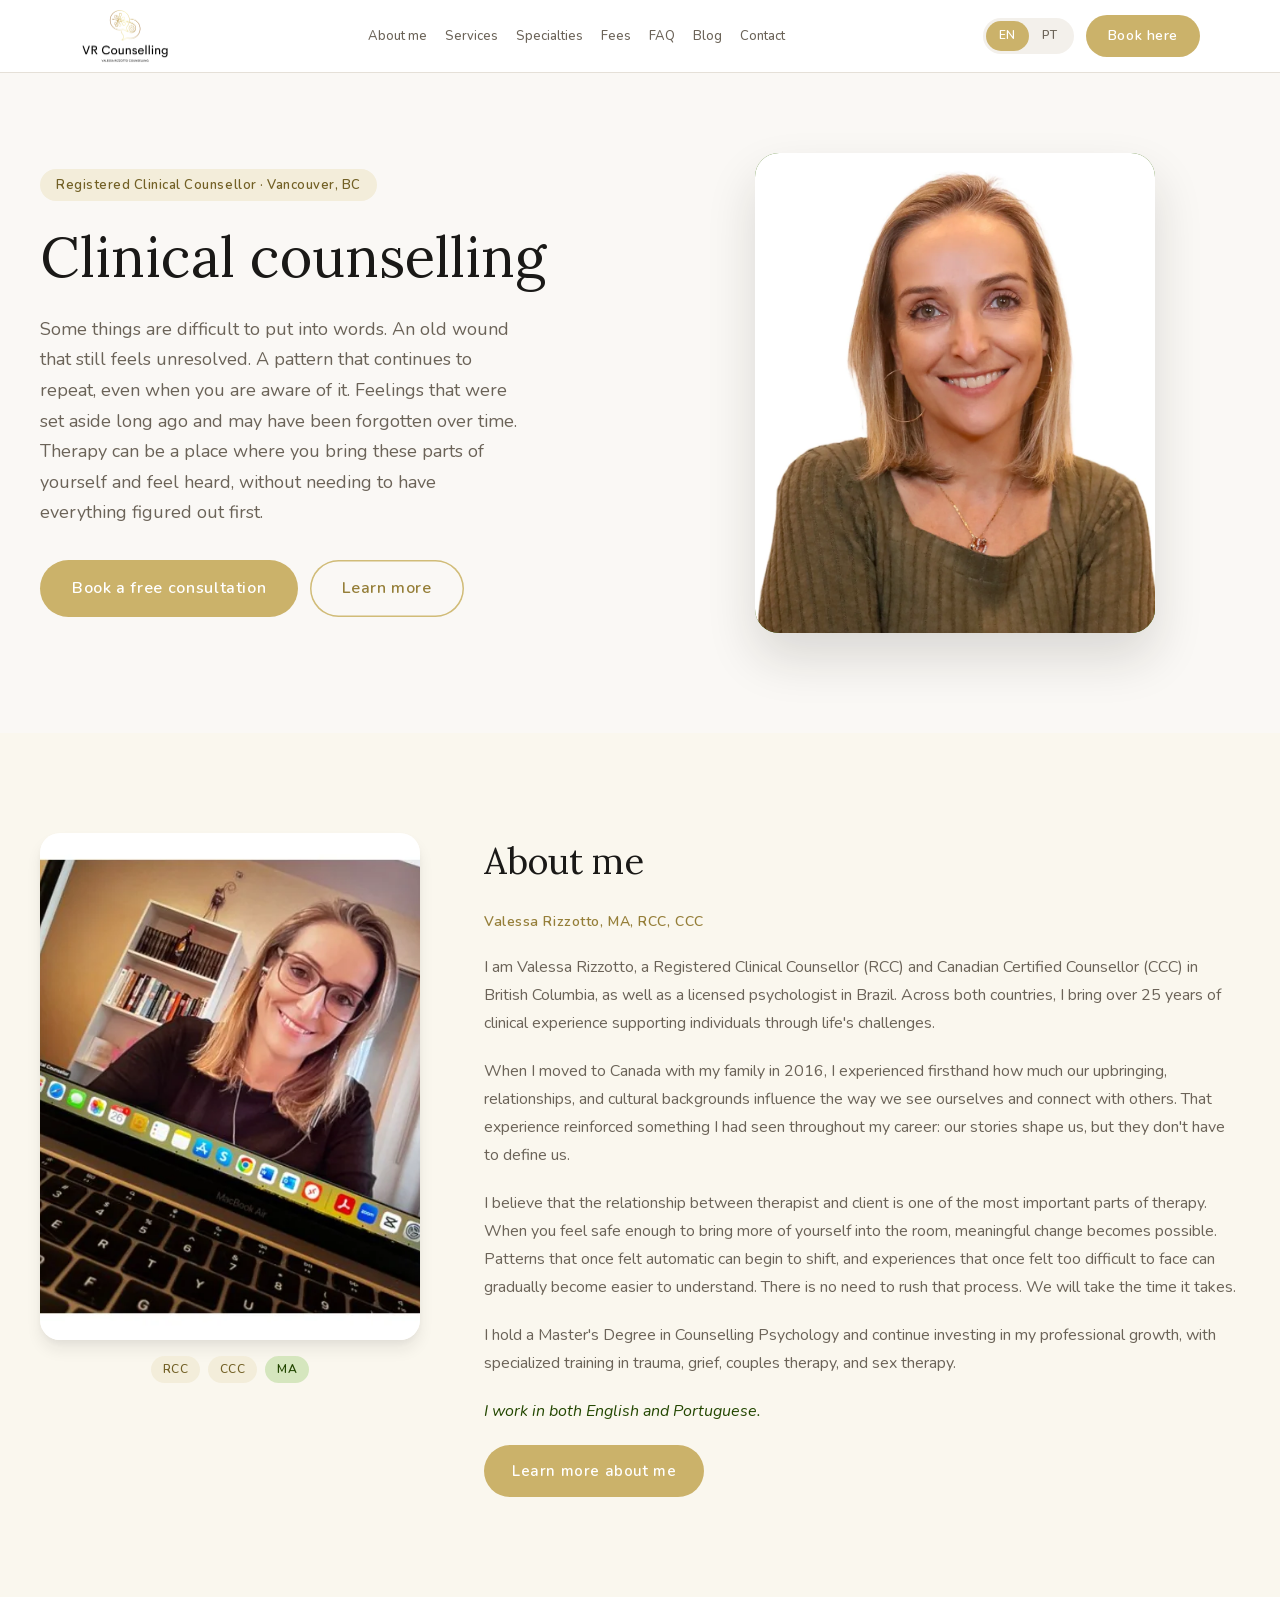
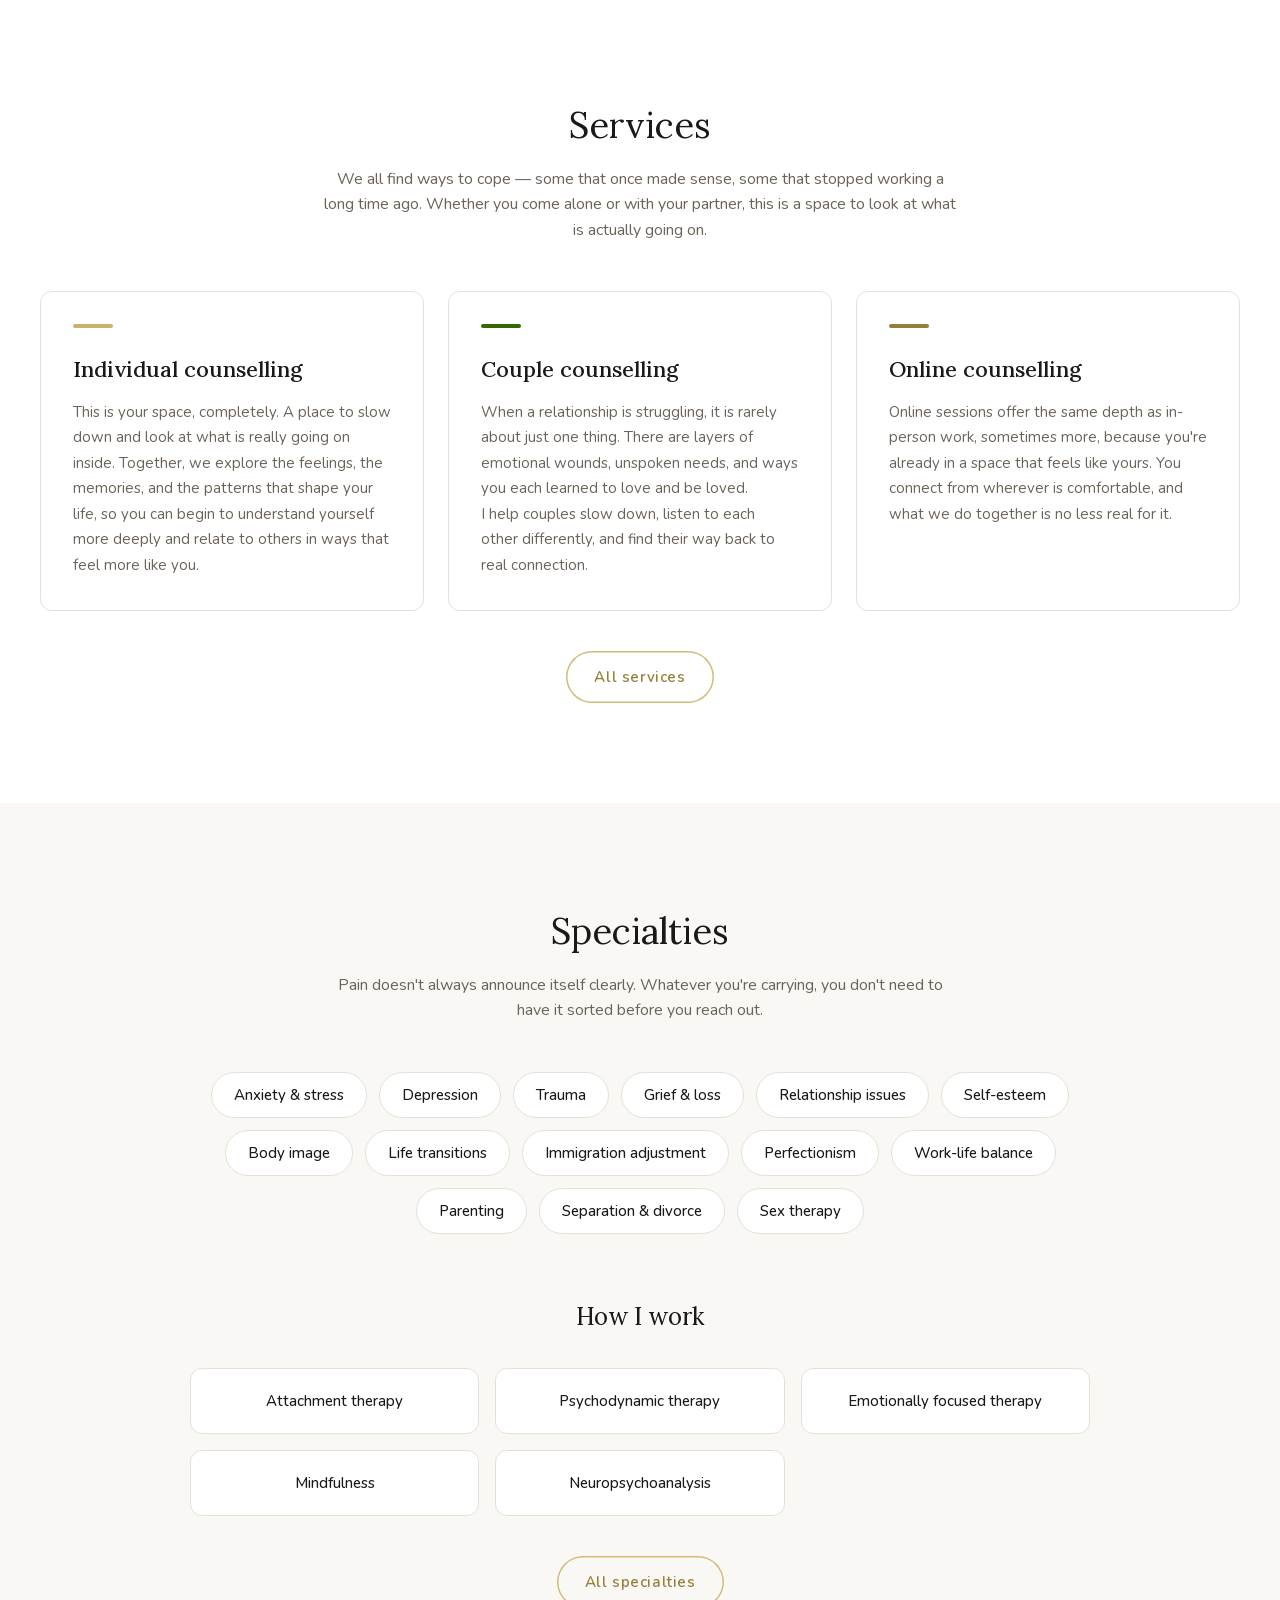
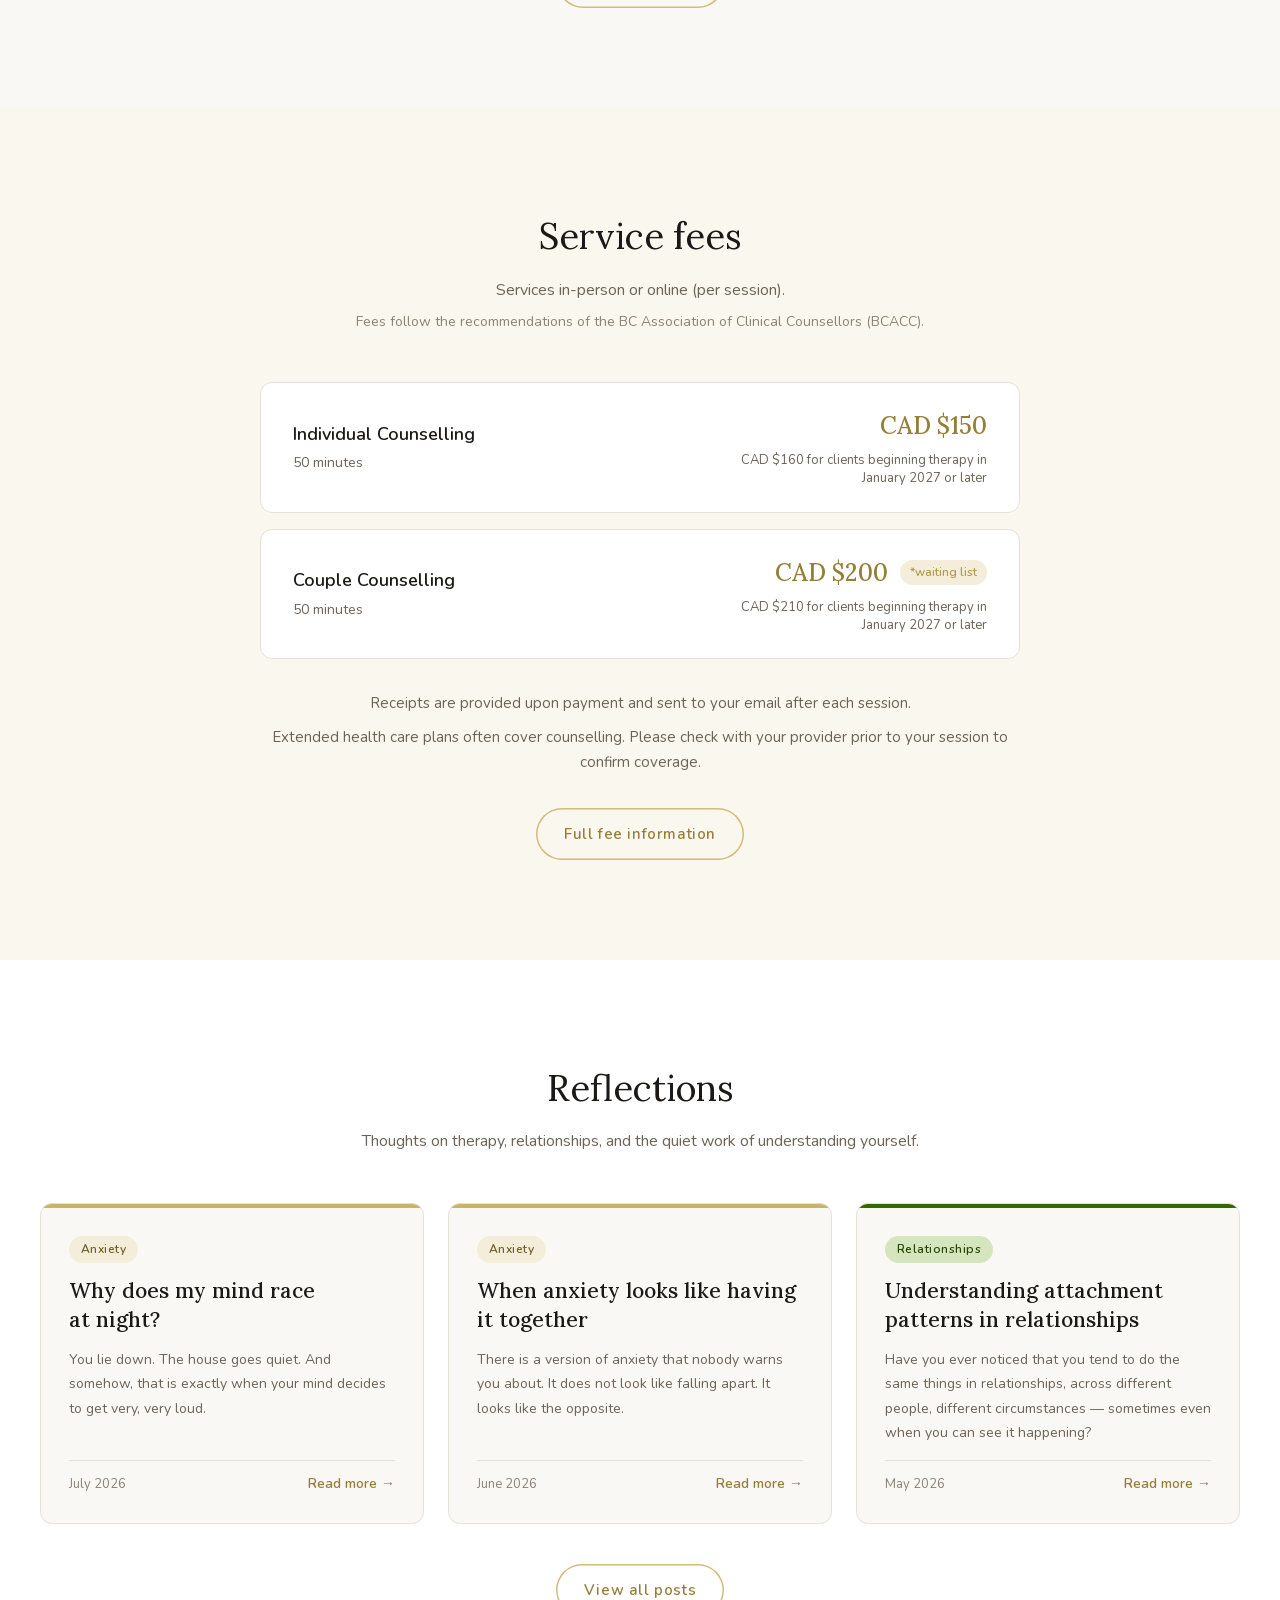
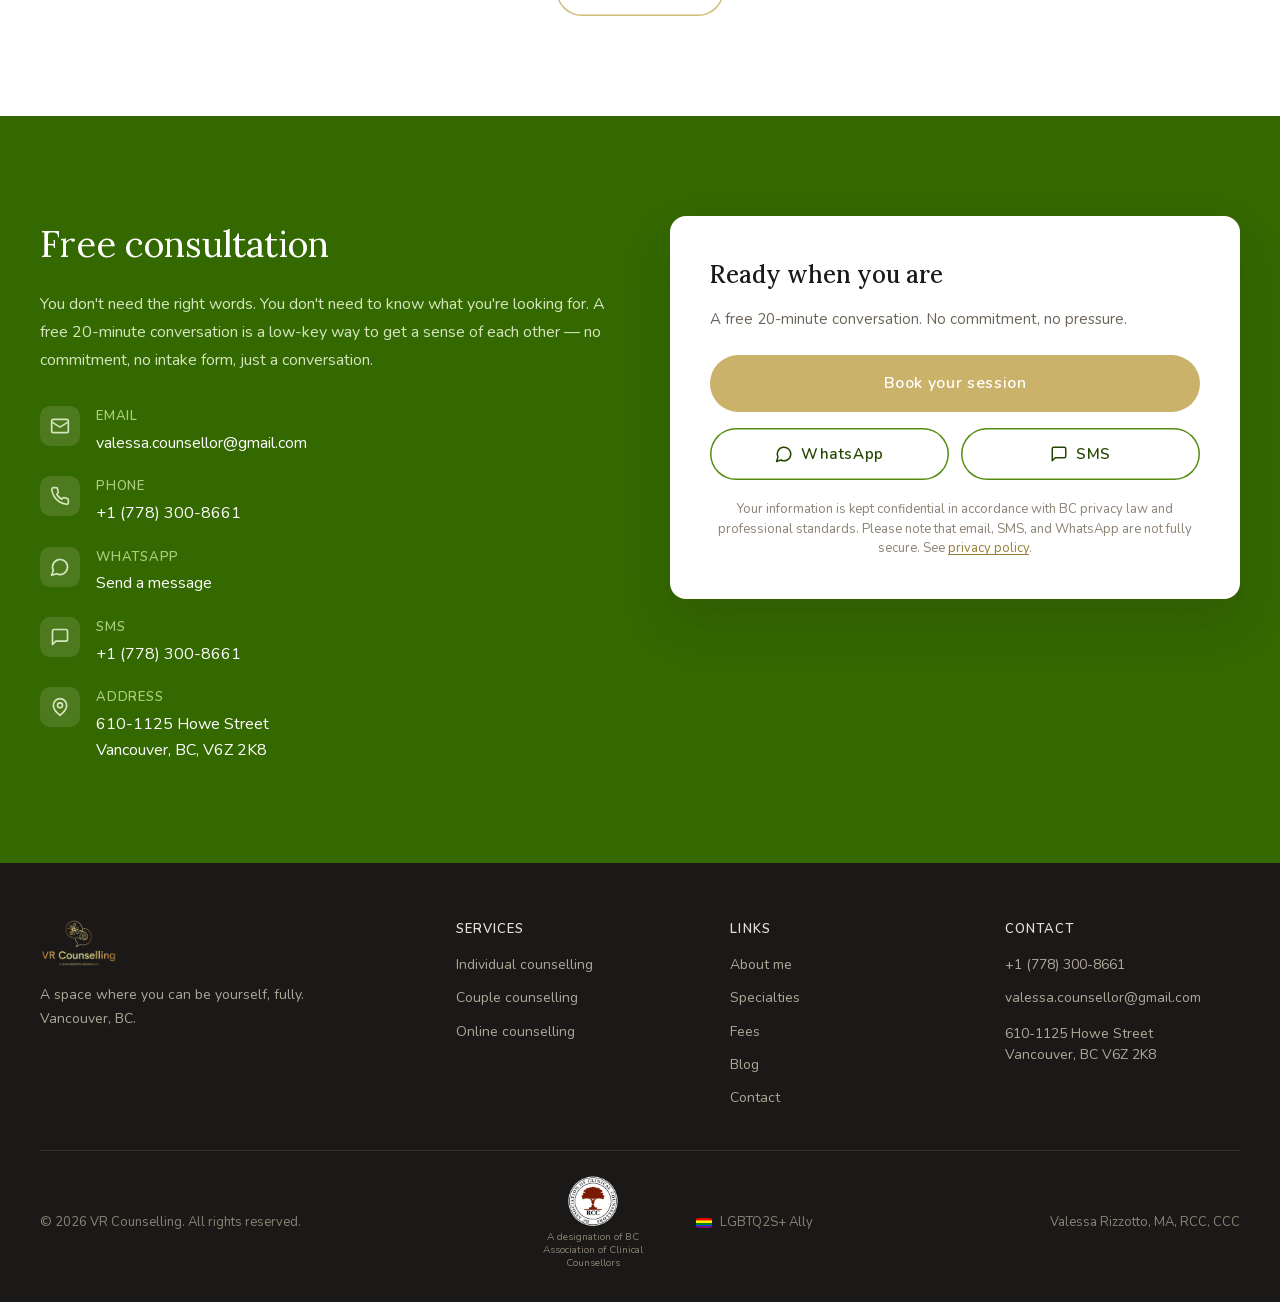
<file: index.html>
<!DOCTYPE html>
<html lang="en-CA">
<head>
<meta charset="utf-8">
<meta name="viewport" content="width=device-width, initial-scale=1">
<title>VR Counselling | Valessa Rizzotto, MA, RCC, CCC</title>
<meta name="google-site-verification" content="PQaTiirwCJznSghNqTS6UT9IxUCw44jn0XmByKNOXVs">
<meta name="description" content="Professional counselling and psychotherapy in Vancouver, BC. Valessa Rizzotto, MA, RCC, CCC offers individual and couple counselling in English and Portuguese.">
<link rel="canonical" href="https://www.vr-counselling.ca/">
<link rel="alternate" hreflang="en-CA" href="https://www.vr-counselling.ca/">
<link rel="alternate" hreflang="pt-BR" href="https://www.vr-counselling.ca/pt/">
<link rel="alternate" hreflang="x-default" href="https://www.vr-counselling.ca/">
<meta property="og:site_name" content="VR Counselling">
<meta property="og:type" content="website">
<meta property="og:title" content="VR Counselling | Valessa Rizzotto, MA, RCC, CCC">
<meta property="og:description" content="Professional counselling and psychotherapy in Vancouver, BC. Services in English and Portuguese.">
<meta property="og:url" content="https://www.vr-counselling.ca/">
<meta property="og:image" content="https://www.vr-counselling.ca/assets/img/og-default.jpg">
<meta property="og:image:width" content="1200">
<meta property="og:image:height" content="630">
<meta property="og:locale" content="en_CA">
<meta name="twitter:card" content="summary_large_image">
<meta name="twitter:title" content="VR Counselling | Valessa Rizzotto, MA, RCC, CCC">
<meta name="twitter:description" content="Professional counselling and psychotherapy in Vancouver, BC. Services in English and Portuguese.">
<meta name="twitter:image" content="https://www.vr-counselling.ca/assets/img/og-default.jpg">
<link rel="icon" href="/favicon.svg" type="image/svg+xml">
<link rel="icon" href="/favicon.ico" sizes="48x48">
<link rel="apple-touch-icon" href="/apple-touch-icon.png">
<link rel="stylesheet" href="/assets/css/site.css">
<link rel="stylesheet" href="/assets/css/home-en.css">
<script type="application/ld+json">
{
  "@context": "https://schema.org",
  "@type": "ProfessionalService",
  "name": "VR Counselling",
  "alternateName": "Valessa Rizzotto Counselling",
  "description": "Professional counselling and psychotherapy services in Vancouver, BC. Registered Clinical Counsellor offering individual and couple counselling in English and Portuguese.",
  "url": "https://www.vr-counselling.ca",
  "telephone": "+17783008661",
  "email": "valessa.counsellor@gmail.com",
  "address": {
    "@type": "PostalAddress",
    "streetAddress": "610-1125 Howe Street",
    "addressLocality": "Vancouver",
    "addressRegion": "BC",
    "postalCode": "V6Z 2K8",
    "addressCountry": "CA"
  },
  "geo": {
    "@type": "GeoCoordinates",
    "latitude": 49.2768,
    "longitude": -123.1239
  },
  "areaServed": [
    {
      "@type": "City",
      "name": "Vancouver"
    },
    {
      "@type": "City",
      "name": "North Vancouver"
    },
    {
      "@type": "City",
      "name": "Burnaby"
    },
    {
      "@type": "State",
      "name": "British Columbia"
    }
  ],
  "hasOfferCatalog": {
    "@type": "OfferCatalog",
    "name": "Counselling Services",
    "itemListElement": [
      {
        "@type": "Offer",
        "itemOffered": {
          "@type": "Service",
          "name": "Individual Counselling"
        }
      },
      {
        "@type": "Offer",
        "itemOffered": {
          "@type": "Service",
          "name": "Couple Counselling"
        }
      },
      {
        "@type": "Offer",
        "itemOffered": {
          "@type": "Service",
          "name": "Online Counselling"
        }
      }
    ]
  },
  "availableLanguage": [
    {
      "@type": "Language",
      "name": "English"
    },
    {
      "@type": "Language",
      "name": "Portuguese"
    }
  ],
  "founder": {
    "@type": "Person",
    "name": "Valessa Rizzotto",
    "jobTitle": "Registered Clinical Counsellor",
    "description": "MA in Counselling Psychology, RCC, CCC. Over 25 years of experience.",
    "knowsLanguage": [
      "English",
      "Portuguese"
    ]
  },
  "sameAs": [
    "https://www.psychologytoday.com/ca/therapists/valessa-rizzotto-vancouver-bc/1222510",
    "https://bcacc.ca/counsellors/valessa-rizzotto/"
  ],
  "priceRange": "$$",
  "@id": "https://www.vr-counselling.ca/#practice"
}
</script>
<script type="application/ld+json">
{
  "@context": "https://schema.org",
  "@type": "FAQPage",
  "mainEntity": [
    {
      "@type": "Question",
      "name": "What happens in the first counselling session?",
      "acceptedAnswer": {
        "@type": "Answer",
        "text": "We sit together and I listen. I will ask some gentle questions about what brought you here, but there is no script and no pressure. The first session is really about seeing if you feel safe with me."
      }
    },
    {
      "@type": "Question",
      "name": "Do you offer online counselling sessions?",
      "acceptedAnswer": {
        "@type": "Answer",
        "text": "Yes. Online counselling is available via a secure video platform for clients throughout British Columbia."
      }
    },
    {
      "@type": "Question",
      "name": "Are counselling services covered by insurance in BC?",
      "acceptedAnswer": {
        "@type": "Answer",
        "text": "Most extended health plans in Canada cover sessions with a Registered Clinical Counsellor (RCC) or Canadian Certified Counsellor (CCC). Check with your provider."
      }
    },
    {
      "@type": "Question",
      "name": "How do I book an appointment?",
      "acceptedAnswer": {
        "@type": "Answer",
        "text": "Book a free 20-minute consultation through valessa.janeapp.com, or reach out via email, SMS, phone, or WhatsApp."
      }
    }
  ]
}
</script>
</head>
<body>
<a class="skip-link" href="#main">Skip to main content</a>
<!-- ================================================================
     HEADER
     ================================================================ -->
<header class="site-header" id="site-header">
  <div class="header-inner">
    <a href="/" class="header-logo">
      <img src="/assets/img/vr-counselling-logo.webp" alt="VR Counselling | Valessa Rizzotto, MA, RCC" width="720" height="450" decoding="async">
    </a>
    <nav class="site-nav" aria-label="Main navigation">
      <a href="#about">About me</a>
      <a href="#services">Services</a>
      <a href="#specialties">Specialties</a>
      <a href="#fees">Fees</a>
      <a href="/faq/">FAQ</a>
      <a href="#blog">Blog</a>
      <a href="#contact">Contact</a>
    </nav>
    <div class="header-actions">
      <div class="lang-toggle">
        <a href="/" class="active">EN</a>
        <a href="/pt/">PT</a>
      </div>
      <a href="https://valessa.janeapp.com/" target="_blank" rel="noopener noreferrer" class="btn-book-header">Book here</a>
      <button class="hamburger-btn" id="hamburger-btn" aria-label="Open menu" aria-expanded="false" aria-controls="mob-nav">
        <svg width="22" height="22" viewBox="0 0 24 24" fill="none" stroke="currentColor" stroke-width="2" stroke-linecap="round" stroke-linejoin="round" aria-hidden="true">
          <line x1="3" y1="6" x2="21" y2="6"></line>
          <line x1="3" y1="12" x2="21" y2="12"></line>
          <line x1="3" y1="18" x2="21" y2="18"></line>
        </svg>
      </button>
    </div>
  </div>
</header>

<!-- ================================================================
     MOBILE NAV
     ================================================================ -->
<div class="mob-nav" id="mob-nav" role="dialog" aria-label="Mobile menu" aria-modal="true">
  <div class="mob-nav-top">
    <a href="/">
      <img src="/assets/img/vr-counselling-logo.webp" alt="VR Counselling" style="height:48px;" width="720" height="450" decoding="async">
    </a>
    <button id="mob-close-btn" aria-label="Close menu" style="width:40px;height:40px;display:flex;align-items:center;justify-content:center;background:none;border:none;cursor:pointer;color:var(--neutral-900);">
      <svg width="22" height="22" viewBox="0 0 24 24" fill="none" stroke="currentColor" stroke-width="2" stroke-linecap="round" stroke-linejoin="round" aria-hidden="true">
        <line x1="18" y1="6" x2="6" y2="18"></line>
        <line x1="6" y1="6" x2="18" y2="18"></line>
      </svg>
    </button>
  </div>
  <nav class="mob-nav-links" aria-label="Mobile navigation">
    <a href="/pt/" style="font-weight:700;color:var(--gold-700);">Português</a>
    <a href="#about">About me</a>
    <a href="#services">Services</a>
    <a href="#specialties">Specialties</a>
    <a href="#fees">Fees</a>
    <a href="/faq/">FAQ</a>
    <a href="#blog">Blog</a>
    <a href="#contact">Contact</a>
  </nav>
  <div class="mob-nav-bottom">
    <a href="https://valessa.janeapp.com/" target="_blank" rel="noopener noreferrer" class="mob-btn-book">Book here</a>
  </div>
</div>

<!-- ================================================================
     HERO
     ================================================================ -->
<main id="main">
<section class="hero-section">
  <div class="hero-inner">
    <div class="hero-text">
      <span class="hero-tag anim-fade">Registered Clinical Counsellor · Vancouver, BC</span>
      <h1 class="hero-title anim-fade">Clinical counselling</h1>
      <p class="hero-subtitle anim-fade">Some things are difficult to put into words. An old wound that still feels unresolved. A pattern that continues to repeat, even when you are aware of it. Feelings that were set aside long ago and may have been forgotten over time. Therapy can be a place where you bring these parts of yourself and feel heard, without needing to have everything figured out first.</p>
      <div class="hero-actions anim-fade">
        <a href="https://valessa.janeapp.com/" target="_blank" rel="noopener noreferrer" class="btn-primary">Book a free consultation</a>
        <a href="#services" class="btn-secondary">Learn more</a>
      </div>
    </div>
    <div class="hero-img-col">
      <div class="hero-photo anim-img">
        <img src="/assets/img/valessa-rizzotto-hero.webp" alt="Valessa Rizzotto, Registered Clinical Counsellor" width="1100" height="1192" decoding="async" fetchpriority="high">
      </div>
    </div>
  </div>
</section>

<!-- ================================================================
     ABOUT
     ================================================================ -->
<section id="about" class="about-section">
  <div class="about-inner">
    <div class="about-col-img">
      <div class="about-photo">
        <img src="/assets/img/valessa-rizzotto-about.webp" alt="Valessa Rizzotto, Registered Clinical Counsellor" width="600" height="626" decoding="async" loading="lazy">
      </div>
      <div class="about-badges">
        <span class="badge badge-gold">RCC</span>
        <span class="badge badge-gold">CCC</span>
        <span class="badge badge-green">MA</span>
      </div>
    </div>
    <div class="about-col-text">
      <h2 class="about-title">About me</h2>
      <p class="about-cred">Valessa Rizzotto, MA, RCC, CCC</p>
      <p class="about-para">I am Valessa Rizzotto, a Registered Clinical Counsellor (RCC) and Canadian Certified Counsellor (CCC) in British Columbia, as well as a licensed psychologist in Brazil. Across both countries, I bring over 25 years of clinical experience supporting individuals through life's challenges.</p>
      <p class="about-para">When I moved to Canada with my family in 2016, I experienced firsthand how much our upbringing, relationships, and cultural backgrounds influence the way we see ourselves and connect with others. That experience reinforced something I had seen throughout my career: our stories shape us, but they don't have to define us.</p>
      <p class="about-para">I believe that the relationship between therapist and client is one of the most important parts of therapy. When you feel safe enough to bring more of yourself into the room, meaningful change becomes possible. Patterns that once felt automatic can begin to shift, and experiences that once felt too difficult to face can gradually become easier to understand. There is no need to rush that process. We will take the time it takes.</p>
      <p class="about-para">I hold a Master's Degree in Counselling Psychology and continue investing in my professional growth, with specialized training in trauma, grief, couples therapy, and sex therapy.</p>
      <p class="about-lang">I work in both English and Portuguese.</p>
      <a href="#about" class="btn-cta-solid" style="align-self:flex-start;">Learn more about me</a>
    </div>
  </div>
</section>

<!-- ================================================================
     SERVICES
     ================================================================ -->
<section id="services" class="services-section">
  <div class="services-inner">
    <div class="section-header-center">
      <h2 class="section-heading">Services</h2>
      <p class="section-sub">We all find ways to cope — some that once made sense, some that stopped working a long time ago. Whether you come alone or with your partner, this is a space to look at what is actually going on.</p>
    </div>
    <div class="services-grid">
      <div class="service-card">
        <div class="service-bar" style="background:var(--gold-500);"></div>
        <h3 class="service-title">Individual counselling</h3>
        <p class="service-desc">This is your space, completely. A place to slow down and look at what is really going on inside. Together, we explore the feelings, the memories, and the patterns that shape your life, so you can begin to understand yourself more deeply and relate to others in ways that feel more like you.</p>
      </div>
      <div class="service-card">
        <div class="service-bar" style="background:var(--green-500);"></div>
        <h3 class="service-title">Couple counselling</h3>
        <p class="service-desc">When a relationship is struggling, it is rarely about just one thing. There are layers of emotional wounds, unspoken needs, and ways you each learned to love and be loved. I help couples slow down, listen to each other differently, and find their way back to real connection.</p>
      </div>
      <div class="service-card">
        <div class="service-bar" style="background:var(--gold-700);"></div>
        <h3 class="service-title">Online counselling</h3>
        <p class="service-desc">Online sessions offer the same depth as in-person work, sometimes more, because you're already in a space that feels like yours. You connect from wherever is comfortable, and what we do together is no less real for it.</p>
      </div>
    </div>
    <div style="text-align:center;padding-top:40px;">
      <a href="#services" class="btn-outline-gold">All services</a>
    </div>
  </div>
</section>

<!-- ================================================================
     SPECIALTIES
     ================================================================ -->
<section id="specialties" class="spec-section">
  <div class="spec-inner">
    <div class="section-header-center">
      <h2 class="section-heading">Specialties</h2>
      <p class="section-sub">Pain doesn't always announce itself clearly. Whatever you're carrying, you don't need to have it sorted before you reach out.</p>
    </div>
    <div class="spec-tags">
      <span class="spec-tag">Anxiety &amp; stress</span>
      <span class="spec-tag">Depression</span>
      <span class="spec-tag">Trauma</span>
      <span class="spec-tag">Grief &amp; loss</span>
      <span class="spec-tag">Relationship issues</span>
      <span class="spec-tag">Self-esteem</span>
      <span class="spec-tag">Body image</span>
      <span class="spec-tag">Life transitions</span>
      <span class="spec-tag">Immigration adjustment</span>
      <span class="spec-tag">Perfectionism</span>
      <span class="spec-tag">Work-life balance</span>
      <span class="spec-tag">Parenting</span>
      <span class="spec-tag">Separation &amp; divorce</span>
      <span class="spec-tag">Sex therapy</span>
    </div>
    <h3 class="approach-heading">How I work</h3>
    <div class="approach-grid">
      <div class="approach-item">Attachment therapy</div>
      <div class="approach-item">Psychodynamic therapy</div>
      <div class="approach-item">Emotionally focused therapy</div>
      <div class="approach-item">Mindfulness</div>
      <div class="approach-item">Neuropsychoanalysis</div>
    </div>
    <div style="text-align:center;padding-top:40px;">
      <a href="#specialties" class="btn-outline-gold">All specialties</a>
    </div>
  </div>
</section>


<!-- ================================================================
     RATES
     ================================================================ -->
<section id="fees" class="rates-section">
  <div class="rates-inner">
    <div class="section-header-center">
      <h2 class="section-heading">Service fees</h2>
      <p class="section-sub">Services in-person or online (per session).</p>
      <p style="font-size:14px;color:var(--neutral-500);margin-top:8px;">Fees follow the recommendations of the BC Association of Clinical Counsellors (BCACC).</p>
    </div>
    <div class="rate-card">
      <div>
        <div class="rate-service">Individual Counselling</div>
        <div class="rate-duration">50 minutes</div>
      </div>
      <div class="rate-right">
        <div class="rate-now">
          <span class="rate-price">CAD $150</span>
        </div>
        <span class="rate-future">CAD $160 for clients beginning therapy in January 2027 or later</span>
      </div>
    </div>
    <div class="rate-card">
      <div>
        <div class="rate-service">Couple Counselling</div>
        <div class="rate-duration">50 minutes</div>
      </div>
      <div class="rate-right">
        <div class="rate-now">
          <span class="rate-price">CAD $200</span>
          <span class="rate-note">*waiting list</span>
        </div>
        <span class="rate-future">CAD $210 for clients beginning therapy in January 2027 or later</span>
      </div>
    </div>
    <div class="rates-notes">
      <p class="rates-note-p">Receipts are provided upon payment and sent to your email after each session.</p>
      <p class="rates-note-p">Extended health care plans often cover counselling. Please check with your provider prior to your session to confirm coverage.</p>
    </div>
    <div style="text-align:center;padding-top:32px;">
      <a href="#fees" class="btn-outline-gold">Full fee information</a>
    </div>
  </div>
</section>

<!-- ================================================================
     BLOG
     ================================================================ -->
<section id="blog" class="blog-section">
  <div class="blog-inner">
    <div class="section-header-center">
      <h2 class="section-heading">Reflections</h2>
      <p class="section-sub">Thoughts on therapy, relationships, and the quiet work of understanding yourself.</p>
    </div>
    <div class="blog-grid">

      <article class="blog-card">
        <div class="blog-card-bar" style="background:var(--gold-500);"></div>
        <div class="blog-card-body">
          <span class="blog-cat" style="background:var(--gold-100);color:var(--gold-800);">Anxiety</span>
          <h3 class="blog-title">Why does my mind race at night?</h3>
          <p class="blog-excerpt">You lie down. The house goes quiet. And somehow, that is exactly when your mind decides to get very, very loud.</p>
          <div class="blog-foot">
            <span class="blog-date">July 2026</span>
            <a href="/blog/nighttime-anxiety/" class="blog-read-more">Read more →</a>
          </div>
        </div>
      </article>

      <article class="blog-card">
        <div class="blog-card-bar" style="background:var(--gold-500);"></div>
        <div class="blog-card-body">
          <span class="blog-cat" style="background:var(--gold-100);color:var(--gold-800);">Anxiety</span>
          <h3 class="blog-title">When anxiety looks like having it together</h3>
          <p class="blog-excerpt">There is a version of anxiety that nobody warns you about. It does not look like falling apart. It looks like the opposite.</p>
          <div class="blog-foot">
            <span class="blog-date">June 2026</span>
            <a href="/blog/high-functioning-anxiety/" class="blog-read-more">Read more →</a>
          </div>
        </div>
      </article>

      <article class="blog-card">
        <div class="blog-card-bar" style="background:var(--green-500);"></div>
        <div class="blog-card-body">
          <span class="blog-cat" style="background:var(--green-100);color:var(--green-700);">Relationships</span>
          <h3 class="blog-title">Understanding attachment patterns in relationships</h3>
          <p class="blog-excerpt">Have you ever noticed that you tend to do the same things in relationships, across different people, different circumstances — sometimes even when you can see it happening?</p>
          <div class="blog-foot">
            <span class="blog-date">May 2026</span>
            <a href="/blog/attachment-patterns/" class="blog-read-more">Read more →</a>
          </div>
        </div>
      </article>

    </div>
    <div style="text-align:center;">
      <a href="/blog/" class="btn-outline-gold">View all posts</a>
    </div>
  </div>
</section>

<!-- ================================================================
     CONTACT
     ================================================================ -->
<section id="contact" class="contact-section">
  <div class="contact-inner">
    <!-- Left: info -->
    <div>
      <h2 class="contact-heading">Free consultation</h2>
      <p class="contact-sub">You don't need the right words. You don't need to know what you're looking for. A free 20-minute conversation is a low-key way to get a sense of each other — no commitment, no intake form, just a conversation.</p>
      <div class="contact-items">

        <div class="contact-item">
          <div class="contact-icon-wrap">
            <svg width="20" height="20" viewBox="0 0 24 24" fill="none" stroke="var(--green-100)" stroke-width="2" stroke-linecap="round" stroke-linejoin="round" aria-hidden="true">
              <rect width="20" height="16" x="2" y="4" rx="2"></rect>
              <path d="m22 7-8.97 5.7a1.94 1.94 0 0 1-2.06 0L2 7"></path>
            </svg>
          </div>
          <div>
            <p class="contact-label">EMAIL</p>
            <a href="mailto:valessa.counsellor@gmail.com" class="contact-value">valessa.counsellor@gmail.com</a>
          </div>
        </div>

        <div class="contact-item">
          <div class="contact-icon-wrap">
            <svg width="20" height="20" viewBox="0 0 24 24" fill="none" stroke="var(--green-100)" stroke-width="2" stroke-linecap="round" stroke-linejoin="round" aria-hidden="true">
              <path d="M22 16.92v3a2 2 0 0 1-2.18 2 19.79 19.79 0 0 1-8.63-3.07 19.5 19.5 0 0 1-6-6 19.79 19.79 0 0 1-3.07-8.67A2 2 0 0 1 4.11 2h3a2 2 0 0 1 2 1.72 12.84 12.84 0 0 0 .7 2.81 2 2 0 0 1-.45 2.11L8.09 9.91a16 16 0 0 0 6 6l1.27-1.27a2 2 0 0 1 2.11-.45 12.84 12.84 0 0 0 2.81.7A2 2 0 0 1 22 16.92z"></path>
            </svg>
          </div>
          <div>
            <p class="contact-label">PHONE</p>
            <a href="tel:+17783008661" class="contact-value">+1 (778) 300-8661</a>
          </div>
        </div>

        <div class="contact-item">
          <div class="contact-icon-wrap">
            <svg width="20" height="20" viewBox="0 0 24 24" fill="none" stroke="var(--green-100)" stroke-width="2" stroke-linecap="round" stroke-linejoin="round" aria-hidden="true">
              <path d="M7.9 20A9 9 0 1 0 4 16.1L2 22Z"></path>
            </svg>
          </div>
          <div>
            <p class="contact-label">WHATSAPP</p>
            <a href="https://wa.me/17783008661" target="_blank" rel="noopener noreferrer" class="contact-value">Send a message</a>
          </div>
        </div>

        <div class="contact-item">
          <div class="contact-icon-wrap">
            <svg width="20" height="20" viewBox="0 0 24 24" fill="none" stroke="var(--green-100)" stroke-width="2" stroke-linecap="round" stroke-linejoin="round" aria-hidden="true">
              <path d="M21 15a2 2 0 0 1-2 2H7l-4 4V5a2 2 0 0 1 2-2h14a2 2 0 0 1 2 2z"></path>
            </svg>
          </div>
          <div>
            <p class="contact-label">SMS</p>
            <a href="sms:+17783008661" class="contact-value">+1 (778) 300-8661</a>
          </div>
        </div>

        <div class="contact-item">
          <div class="contact-icon-wrap">
            <svg width="20" height="20" viewBox="0 0 24 24" fill="none" stroke="var(--green-100)" stroke-width="2" stroke-linecap="round" stroke-linejoin="round" aria-hidden="true">
              <path d="M20 10c0 6-8 12-8 12s-8-6-8-12a8 8 0 0 1 16 0Z"></path>
              <circle cx="12" cy="10" r="3"></circle>
            </svg>
          </div>
          <div>
            <p class="contact-label">ADDRESS</p>
            <p class="contact-value" style="cursor:default;">610-1125 Howe Street<br>Vancouver, BC, V6Z 2K8</p>
          </div>
        </div>

      </div>
    </div>
    <!-- Right: booking card -->
    <div class="contact-card">
      <h3 class="contact-card-title">Ready when you are</h3>
      <p class="contact-card-sub">A free 20-minute conversation. No commitment, no pressure.</p>
      <a href="https://valessa.janeapp.com/" target="_blank" rel="noopener noreferrer" class="btn-book-full">Book your session</a>
      <div class="contact-alt-btns">
        <a href="https://wa.me/17783008661" target="_blank" rel="noopener noreferrer" class="btn-alt">
          <svg width="18" height="18" viewBox="0 0 24 24" fill="none" stroke="currentColor" stroke-width="2" stroke-linecap="round" stroke-linejoin="round" aria-hidden="true">
            <path d="M7.9 20A9 9 0 1 0 4 16.1L2 22Z"></path>
          </svg>
          WhatsApp
        </a>
        <a href="sms:+17783008661" class="btn-alt">
          <svg width="18" height="18" viewBox="0 0 24 24" fill="none" stroke="currentColor" stroke-width="2" stroke-linecap="round" stroke-linejoin="round" aria-hidden="true">
            <path d="M21 15a2 2 0 0 1-2 2H7l-4 4V5a2 2 0 0 1 2-2h14a2 2 0 0 1 2 2z"></path>
          </svg>
          SMS
        </a>
      </div>
      <p class="contact-fine">Your information is kept confidential in accordance with BC privacy law and professional standards. Please note that email, SMS, and WhatsApp are not fully secure. See <a href="/privacy/">privacy policy</a>.</p>
    </div>
  </div>
</section>

<!-- ================================================================
     FOOTER
     ================================================================ -->
</main>

<footer class="site-footer">
  <div class="footer-grid">
    <div class="footer-brand">
      <img src="/assets/img/vr-counselling-logo-white.webp" alt="VR Counselling" width="720" height="450" decoding="async" loading="lazy">
      <p class="footer-tagline">A space where you can be yourself, fully. Vancouver, BC.</p>
    </div>
    <div>
      <p class="footer-col-title">Services</p>
      <div class="footer-links">
        <a href="#services">Individual counselling</a>
        <a href="#services">Couple counselling</a>
        <a href="#services">Online counselling</a>
      </div>
    </div>
    <div>
      <p class="footer-col-title">Links</p>
      <div class="footer-links">
        <a href="#about">About me</a>
        <a href="#specialties">Specialties</a>
        <a href="#fees">Fees</a>
        <a href="#blog">Blog</a>
        <a href="#contact">Contact</a>
      </div>
    </div>
    <div>
      <p class="footer-col-title">Contact</p>
      <div class="footer-links">
        <span>+1 (778) 300-8661</span>
        <span>valessa.counsellor@gmail.com</span>
        <span style="margin-top:4px;line-height:1.5;">610-1125 Howe Street<br>Vancouver, BC V6Z 2K8</span>
      </div>
    </div>
  </div>

  <div class="footer-bottom">
    <span class="footer-copy">© 2026 VR Counselling. All rights reserved.</span>
    <div class="footer-badges">
      <div class="footer-badge">
        <a href="https://bcacc.ca/counsellors/valessa-rizzotto/" target="_blank" rel="noopener" style="display:flex;flex-direction:column;align-items:center;gap:4px;text-decoration:none;">
        <img src="/assets/img/bcacc-rcc-seal.webp" alt="BCACC RCC Seal" width="300" height="300" decoding="async" loading="lazy">
        <span>A designation of BC Association of Clinical Counsellors</span>
      </a>
      </div>
      <!-- Professional verification provided by Psychology Today -->
      <a href="https://www.psychologytoday.com/profile/1222510" class="sx-verified-seal" aria-label="Verified profile on Psychology Today"></a>
      <script type="text/javascript" src="https://member.psychologytoday.com/verified-seal.js" data-badge="13" data-id="1222510" data-code="aHR0cHM6Ly93d3cucHN5Y2hvbG9neXRvZGF5LmNvbS9hcGkvdmVyaWZpZWQtc2VhbC9zZWFscy8xMy9wcm9maWxlLzEyMjI1MTA/Y2FsbGJhY2s9c3hjYWxsYmFjaw=="></script>
      <!-- End Verification -->
      <span class="footer-ally">
        <span class="pride-flag"></span>
        LGBTQ2S+ Ally
      </span>
    </div>
    <span class="footer-copy">Valessa Rizzotto, MA, RCC, CCC</span>
  </div>
</footer>

<!-- ================================================================
     JAVASCRIPT
     ================================================================ -->
<script src="/assets/js/site.js" defer></script>
</body>
</html>
</file>
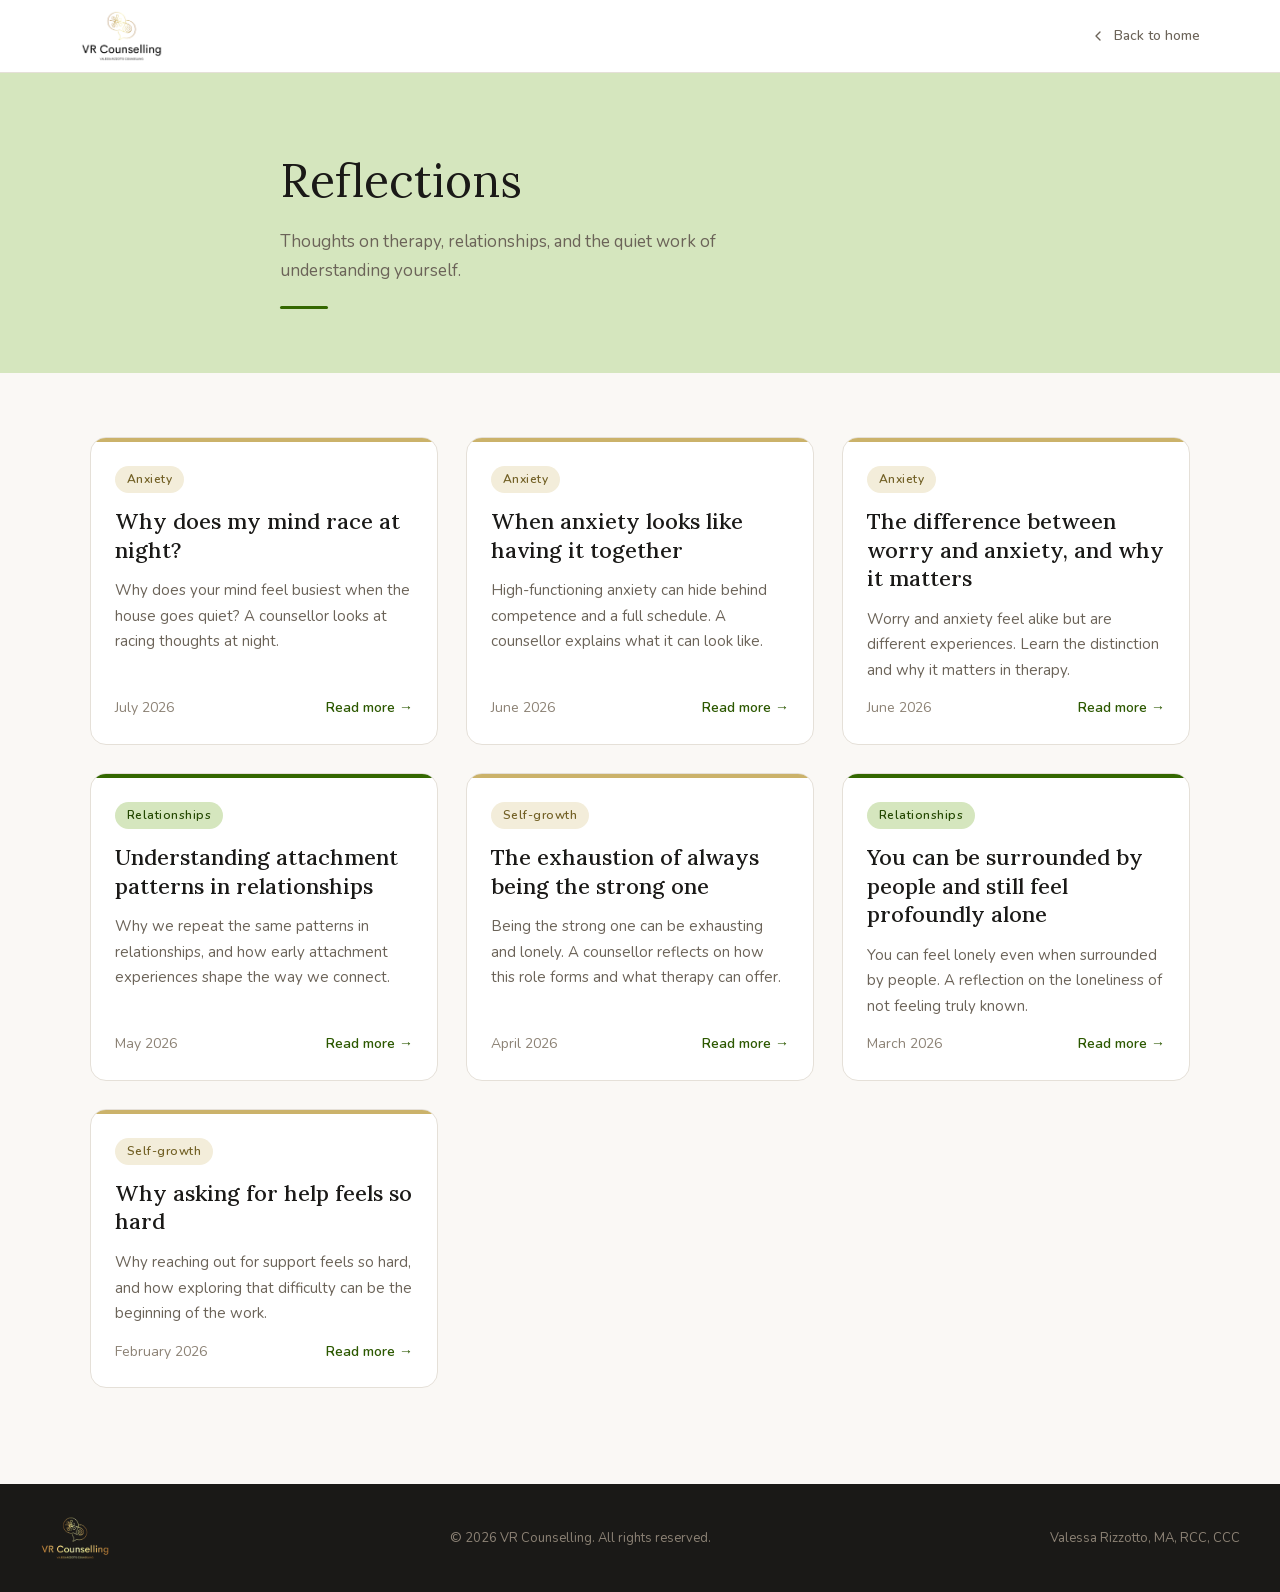
<file: blog/index.html>
<!DOCTYPE html>
<html lang="en-CA">
<head>
<meta charset="utf-8">
<meta name="viewport" content="width=device-width, initial-scale=1">
<title>Reflections | VR Counselling Blog</title>
<meta name="description" content="Thoughts on therapy, relationships, and the quiet work of understanding yourself, from Valessa Rizzotto, MA, RCC, CCC in Vancouver.">
<link rel="canonical" href="https://www.vr-counselling.ca/blog/">
<meta property="og:site_name" content="VR Counselling">
<meta property="og:type" content="website">
<meta property="og:title" content="Reflections | VR Counselling Blog">
<meta property="og:description" content="Thoughts on therapy, relationships, and the quiet work of understanding yourself, from Valessa Rizzotto, MA, RCC, CCC in Vancouver.">
<meta property="og:url" content="https://www.vr-counselling.ca/blog/">
<meta property="og:image" content="https://www.vr-counselling.ca/assets/img/og-default.jpg">
<meta property="og:image:width" content="1200">
<meta property="og:image:height" content="630">
<meta property="og:locale" content="en_CA">
<meta name="twitter:card" content="summary_large_image">
<meta name="twitter:title" content="Reflections | VR Counselling Blog">
<meta name="twitter:description" content="Thoughts on therapy, relationships, and the quiet work of understanding yourself, from Valessa Rizzotto, MA, RCC, CCC in Vancouver.">
<meta name="twitter:image" content="https://www.vr-counselling.ca/assets/img/og-default.jpg">
<link rel="icon" href="/favicon.svg" type="image/svg+xml">
<link rel="icon" href="/favicon.ico" sizes="48x48">
<link rel="apple-touch-icon" href="/apple-touch-icon.png">
<link rel="stylesheet" href="/assets/css/site.css">
<link rel="stylesheet" href="/assets/css/inner.css">
<style>
* { margin: 0; padding: 0; box-sizing: border-box; }
    html { scroll-behavior: smooth; }
    body { background: var(--surface-page); color: var(--text-primary); font-family: var(--font-sans); line-height: 1.6; -webkit-font-smoothing: antialiased; }
    a { text-decoration: none; color: inherit; }
    img { max-width: 100%; display: block; }
    @media (max-width: 767px) {
      .blog-header-inner { padding: 0 20px !important; height: 64px !important; }
      .blog-hero { padding: 40px 20px 32px !important; }
      .blog-hero h1 { font-size: clamp(24px, 7vw, 34px) !important; }
      .blog-article { padding: 32px 20px 48px !important; }
      .blog-content { font-size: 16px !important; gap: 18px !important; }
      .blog-cta { padding: 48px 20px !important; }
      .blog-cta h2 { font-size: 24px !important; }
      .blog-footer-inner { flex-direction: column !important; gap: 10px !important; text-align: center !important; }
    }
    @media (min-width: 768px) and (max-width: 1023px) {
      .blog-header-inner { padding: 0 32px !important; }
      .blog-hero { padding: 60px 32px 48px !important; }
      .blog-article { padding: 48px 32px 72px !important; }
      .blog-cta { padding: 60px 32px !important; }
    }
  
    .bi-section { padding: 64px 40px 96px; }
    .bi-grid { max-width: 1100px; margin: 0 auto; display: grid; grid-template-columns: repeat(auto-fill, minmax(300px, 1fr)); gap: 28px; }
    .bi-card { background: var(--surface-card); border: 1px solid var(--border-default); border-radius: 16px; overflow: hidden; display: flex; flex-direction: column; }
    .bi-bar { height: 4px; }
    .bi-body { padding: 24px; display: flex; flex-direction: column; gap: 14px; flex: 1; }
    .bi-cat { align-self: flex-start; padding: 4px 12px; border-radius: 9999px; font-size: 12px; font-weight: 600; letter-spacing: 0.04em; }
    .bi-title { font-family: var(--font-serif); font-size: 22px; font-weight: 500; line-height: 1.3; color: var(--text-primary); }
    .bi-title a:hover { color: var(--gold-700); }
    .bi-excerpt { font-size: 15px; line-height: 1.7; color: var(--text-secondary); text-wrap: pretty; flex: 1; }
    .bi-foot { display: flex; justify-content: space-between; align-items: center; font-size: 14px; }
    .bi-date { color: var(--text-tertiary); }
    .bi-more { font-weight: 600; color: var(--green-600); }
    .bi-more:hover { color: var(--gold-700); }
    @media (max-width: 767px) { .bi-section { padding: 40px 20px 56px; } }
</style>
<script type="application/ld+json">
{
  "@context": "https://schema.org",
  "@type": "BreadcrumbList",
  "itemListElement": [
    {
      "@type": "ListItem",
      "position": 1,
      "name": "Home",
      "item": "https://www.vr-counselling.ca/"
    },
    {
      "@type": "ListItem",
      "position": 2,
      "name": "Reflections",
      "item": "https://www.vr-counselling.ca/blog/"
    }
  ]
}
</script>
<script type="application/ld+json">
{
  "@context": "https://schema.org",
  "@type": "CollectionPage",
  "name": "Reflections",
  "description": "Thoughts on therapy, relationships, and the quiet work of understanding yourself, from Valessa Rizzotto, MA, RCC, CCC in Vancouver.",
  "url": "https://www.vr-counselling.ca/blog/",
  "inLanguage": "en-CA",
  "mainEntity": {
    "@type": "ItemList",
    "itemListElement": [
      {
        "@type": "ListItem",
        "position": 1,
        "url": "https://www.vr-counselling.ca/blog/nighttime-anxiety/",
        "name": "Why does my mind race at night?"
      },
      {
        "@type": "ListItem",
        "position": 2,
        "url": "https://www.vr-counselling.ca/blog/high-functioning-anxiety/",
        "name": "When anxiety looks like having it together"
      },
      {
        "@type": "ListItem",
        "position": 3,
        "url": "https://www.vr-counselling.ca/blog/worry-vs-anxiety/",
        "name": "The difference between worry and anxiety, and why it matters"
      },
      {
        "@type": "ListItem",
        "position": 4,
        "url": "https://www.vr-counselling.ca/blog/attachment-patterns/",
        "name": "Understanding attachment patterns in relationships"
      },
      {
        "@type": "ListItem",
        "position": 5,
        "url": "https://www.vr-counselling.ca/blog/always-strong-one/",
        "name": "The exhaustion of always being the strong one"
      },
      {
        "@type": "ListItem",
        "position": 6,
        "url": "https://www.vr-counselling.ca/blog/loneliness/",
        "name": "You can be surrounded by people and still feel profoundly alone"
      },
      {
        "@type": "ListItem",
        "position": 7,
        "url": "https://www.vr-counselling.ca/blog/asking-for-help/",
        "name": "Why asking for help feels so hard"
      }
    ]
  }
}
</script>
</head>
<body>
<a class="skip-link" href="#main">Skip to main content</a>
<!-- HEADER -->
<header style="position: sticky; top: 0; z-index: 100; background: var(--neutral-0); border-bottom: 1px solid var(--border-default);">
  <div class="blog-header-inner" style="max-width: 1200px; margin: 0 auto; display: flex; align-items: center; justify-content: space-between; height: 72px; padding: 0 40px;">
    <a href="/">
      <img src="/assets/img/vr-counselling-logo.webp" alt="VR Counselling | Valessa Rizzotto, MA, RCC" style="height: 52px;" width="720" height="450" decoding="async">
    </a>
    <a href="/#blog" style="display: inline-flex; align-items: center; gap: 8px; font-size: 14px; font-weight: 500; color: var(--text-secondary); transition: color 200ms;" class="hv1">
      <svg width="16" height="16" viewBox="0 0 24 24" fill="none" stroke="currentColor" stroke-width="2" stroke-linecap="round" stroke-linejoin="round"><path d="m15 18-6-6 6-6"></path></svg>
      Back to home
    </a>
  </div>
</header>

<main id="main">
<section class="blog-hero" style="background: var(--green-100); padding: 80px 40px 64px;">
  <div style="max-width: 720px; margin: 0 auto; display: flex; flex-direction: column; gap: 20px;">
    <h1 style="font-family: var(--font-serif); font-size: clamp(30px, 4vw, 46px); font-weight: 400; line-height: 1.2; color: var(--text-primary); text-wrap: pretty;">Reflections</h1>
    <p style="font-size: 17px; line-height: 1.7; color: var(--text-secondary); max-width: 58ch; text-wrap: pretty;">Thoughts on therapy, relationships, and the quiet work of understanding yourself.</p>
    <div style="width: 48px; height: 3px; border-radius: 2px; background: var(--green-500);"></div>
  </div>
</section>

<section class="bi-section">
  <div class="bi-grid">
      <article class="bi-card">
        <div class="bi-bar" style="background: var(--gold-500);"></div>
        <div class="bi-body">
          <span class="bi-cat" style="background: var(--gold-100); color: var(--gold-800);">Anxiety</span>
          <h2 class="bi-title"><a href="/blog/nighttime-anxiety/">Why does my mind race at night?</a></h2>
          <p class="bi-excerpt">Why does your mind feel busiest when the house goes quiet? A counsellor looks at racing thoughts at night.</p>
          <div class="bi-foot"><span class="bi-date">July 2026</span><a href="/blog/nighttime-anxiety/" class="bi-more" aria-label="Read more: Why does my mind race at night?">Read more →</a></div>
        </div>
      </article>
      <article class="bi-card">
        <div class="bi-bar" style="background: var(--gold-500);"></div>
        <div class="bi-body">
          <span class="bi-cat" style="background: var(--gold-100); color: var(--gold-800);">Anxiety</span>
          <h2 class="bi-title"><a href="/blog/high-functioning-anxiety/">When anxiety looks like having it together</a></h2>
          <p class="bi-excerpt">High-functioning anxiety can hide behind competence and a full schedule. A counsellor explains what it can look like.</p>
          <div class="bi-foot"><span class="bi-date">June 2026</span><a href="/blog/high-functioning-anxiety/" class="bi-more" aria-label="Read more: When anxiety looks like having it together">Read more →</a></div>
        </div>
      </article>
      <article class="bi-card">
        <div class="bi-bar" style="background: var(--gold-500);"></div>
        <div class="bi-body">
          <span class="bi-cat" style="background: var(--gold-100); color: var(--gold-800);">Anxiety</span>
          <h2 class="bi-title"><a href="/blog/worry-vs-anxiety/">The difference between worry and anxiety, and why it matters</a></h2>
          <p class="bi-excerpt">Worry and anxiety feel alike but are different experiences. Learn the distinction and why it matters in therapy.</p>
          <div class="bi-foot"><span class="bi-date">June 2026</span><a href="/blog/worry-vs-anxiety/" class="bi-more" aria-label="Read more: The difference between worry and anxiety, and why it matters">Read more →</a></div>
        </div>
      </article>
      <article class="bi-card">
        <div class="bi-bar" style="background: var(--green-500);"></div>
        <div class="bi-body">
          <span class="bi-cat" style="background: var(--green-100); color: var(--green-700);">Relationships</span>
          <h2 class="bi-title"><a href="/blog/attachment-patterns/">Understanding attachment patterns in relationships</a></h2>
          <p class="bi-excerpt">Why we repeat the same patterns in relationships, and how early attachment experiences shape the way we connect.</p>
          <div class="bi-foot"><span class="bi-date">May 2026</span><a href="/blog/attachment-patterns/" class="bi-more" aria-label="Read more: Understanding attachment patterns in relationships">Read more →</a></div>
        </div>
      </article>
      <article class="bi-card">
        <div class="bi-bar" style="background: var(--gold-500);"></div>
        <div class="bi-body">
          <span class="bi-cat" style="background: var(--gold-100); color: var(--gold-800);">Self-growth</span>
          <h2 class="bi-title"><a href="/blog/always-strong-one/">The exhaustion of always being the strong one</a></h2>
          <p class="bi-excerpt">Being the strong one can be exhausting and lonely. A counsellor reflects on how this role forms and what therapy can offer.</p>
          <div class="bi-foot"><span class="bi-date">April 2026</span><a href="/blog/always-strong-one/" class="bi-more" aria-label="Read more: The exhaustion of always being the strong one">Read more →</a></div>
        </div>
      </article>
      <article class="bi-card">
        <div class="bi-bar" style="background: var(--green-500);"></div>
        <div class="bi-body">
          <span class="bi-cat" style="background: var(--green-100); color: var(--green-700);">Relationships</span>
          <h2 class="bi-title"><a href="/blog/loneliness/">You can be surrounded by people and still feel profoundly alone</a></h2>
          <p class="bi-excerpt">You can feel lonely even when surrounded by people. A reflection on the loneliness of not feeling truly known.</p>
          <div class="bi-foot"><span class="bi-date">March 2026</span><a href="/blog/loneliness/" class="bi-more" aria-label="Read more: You can be surrounded by people and still feel profoundly alone">Read more →</a></div>
        </div>
      </article>
      <article class="bi-card">
        <div class="bi-bar" style="background: var(--gold-500);"></div>
        <div class="bi-body">
          <span class="bi-cat" style="background: var(--gold-100); color: var(--gold-800);">Self-growth</span>
          <h2 class="bi-title"><a href="/blog/asking-for-help/">Why asking for help feels so hard</a></h2>
          <p class="bi-excerpt">Why reaching out for support feels so hard, and how exploring that difficulty can be the beginning of the work.</p>
          <div class="bi-foot"><span class="bi-date">February 2026</span><a href="/blog/asking-for-help/" class="bi-more" aria-label="Read more: Why asking for help feels so hard">Read more →</a></div>
        </div>
      </article>
  </div>
</section>
</main>

<!-- FOOTER -->
<footer style="background: var(--neutral-900); padding: 32px 40px;">
  <div class="blog-footer-inner" style="max-width: 1200px; margin: 0 auto; display: flex; justify-content: space-between; align-items: center; gap: 20px;">
    <img src="/assets/img/vr-counselling-logo-white.webp" alt="VR Counselling" style="height: 44px; filter: brightness(1.3);" width="720" height="450" decoding="async" loading="lazy">
    <span style="font-size: 13px; color: var(--neutral-500);">© 2026 VR Counselling. All rights reserved.</span>
    <span style="font-size: 13px; color: var(--neutral-500);">Valessa Rizzotto, MA, RCC, CCC</span>
  </div>
</footer>
</body>
</html>
</file>
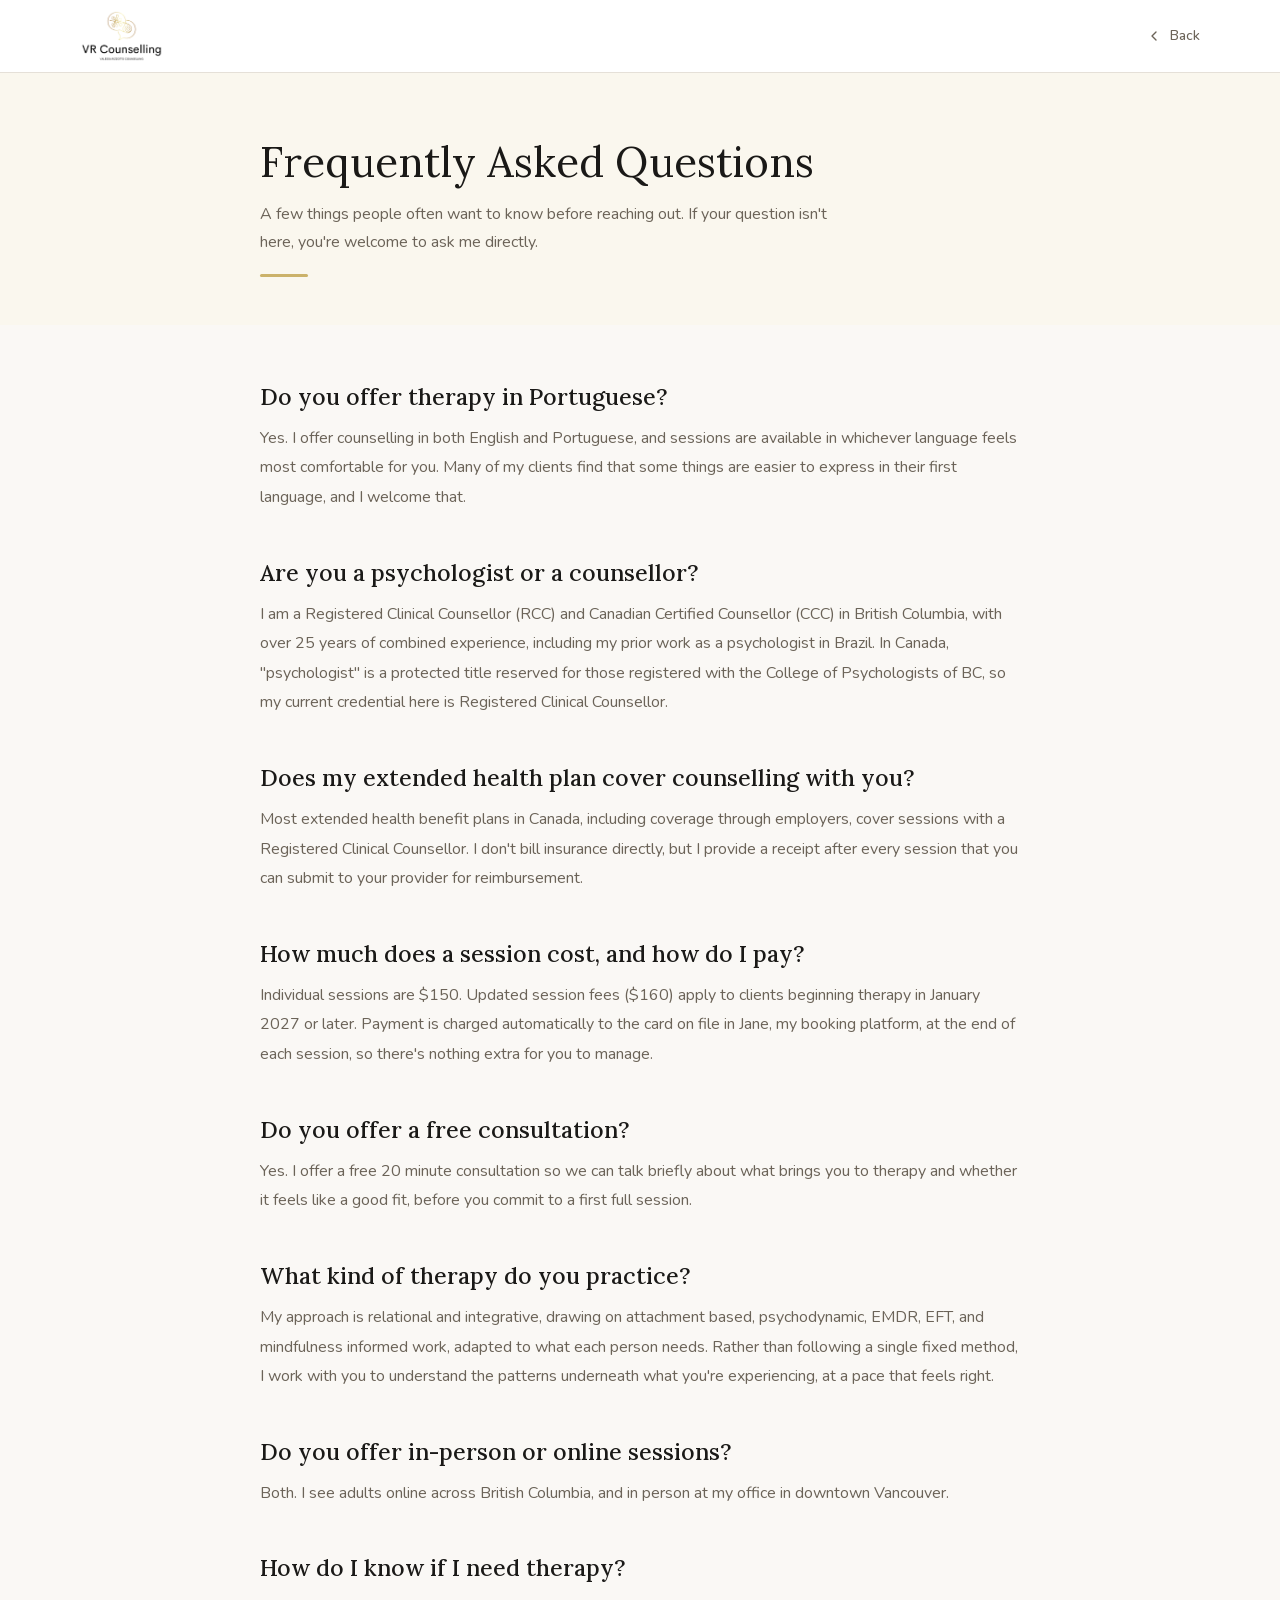
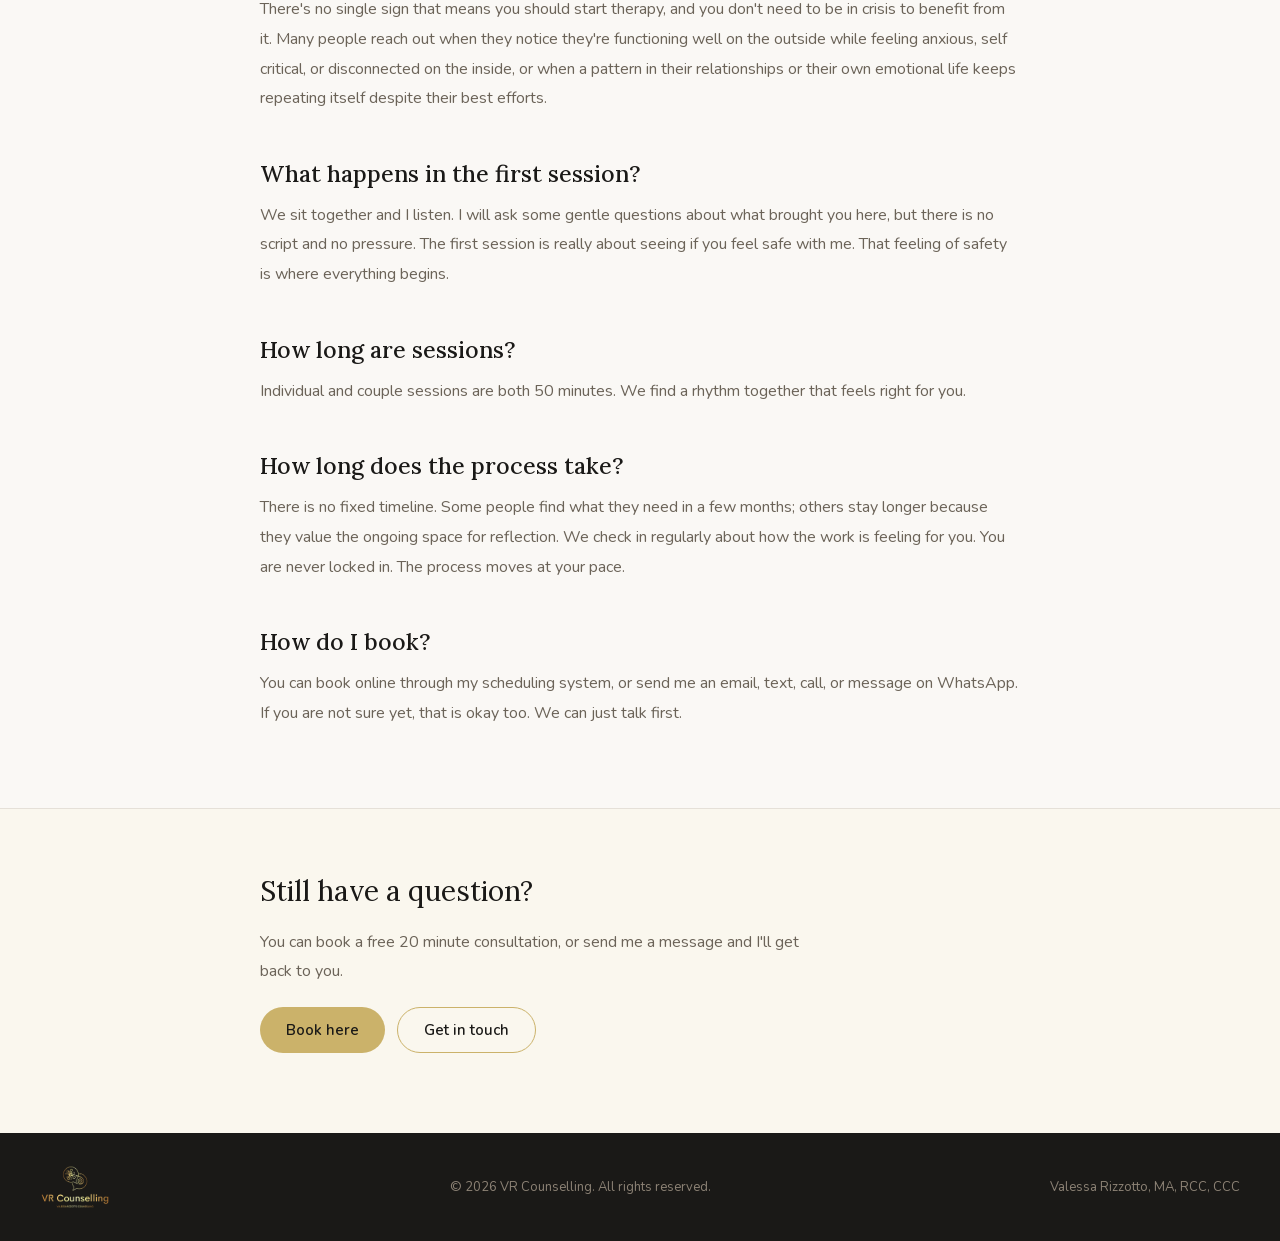
<file: faq/index.html>
<!DOCTYPE html>
<html lang="en-CA">
<head>
<meta charset="utf-8">
<meta name="viewport" content="width=device-width, initial-scale=1">
<title>Frequently Asked Questions | VR Counselling</title>
<meta name="description" content="Answers to the most common questions about therapy with Valessa Rizzotto, in Portuguese and English, in Vancouver.">
<link rel="canonical" href="https://www.vr-counselling.ca/faq/">
<link rel="alternate" hreflang="en-CA" href="https://www.vr-counselling.ca/faq/">
<link rel="alternate" hreflang="pt-BR" href="https://www.vr-counselling.ca/pt/faq/">
<link rel="alternate" hreflang="x-default" href="https://www.vr-counselling.ca/faq/">
<meta property="og:site_name" content="VR Counselling">
<meta property="og:type" content="website">
<meta property="og:title" content="Frequently Asked Questions | VR Counselling">
<meta property="og:description" content="Answers to the most common questions about therapy with Valessa Rizzotto, in Portuguese and English, in Vancouver.">
<meta property="og:url" content="https://www.vr-counselling.ca/faq/">
<meta property="og:image" content="https://www.vr-counselling.ca/assets/img/og-default.jpg">
<meta property="og:image:width" content="1200">
<meta property="og:image:height" content="630">
<meta property="og:locale" content="en_CA">
<meta name="twitter:card" content="summary_large_image">
<meta name="twitter:title" content="Frequently Asked Questions | VR Counselling">
<meta name="twitter:description" content="Answers to the most common questions about therapy with Valessa Rizzotto, in Portuguese and English, in Vancouver.">
<meta name="twitter:image" content="https://www.vr-counselling.ca/assets/img/og-default.jpg">
<link rel="icon" href="/favicon.svg" type="image/svg+xml">
<link rel="icon" href="/favicon.ico" sizes="48x48">
<link rel="apple-touch-icon" href="/apple-touch-icon.png">
<link rel="stylesheet" href="/assets/css/site.css">
<link rel="stylesheet" href="/assets/css/inner.css">
<style>
* { margin: 0; padding: 0; box-sizing: border-box; }
    html { scroll-behavior: smooth; }
    body { background: var(--surface-page); color: var(--text-primary); font-family: var(--font-sans); line-height: 1.6; -webkit-font-smoothing: antialiased; }
    a { text-decoration: none; color: inherit; }
    a:hover { color: var(--gold-700); }
    img { max-width: 100%; display: block; }
    @media (max-width: 767px) {
      .faq-header { padding: 0 20px !important; height: 64px !important; }
      .faq-header img { height: 42px !important; }
      .faq-hero { padding: 40px 20px 32px !important; }
      .faq-content { padding: 36px 20px 56px !important; }
      .faq-q { font-size: 19px !important; }
      .faq-a { font-size: 15px !important; }
      .faq-cta { padding: 40px 20px 56px !important; }
      .faq-footer-inner { flex-direction: column !important; gap: 10px !important; text-align: center !important; }
    }
    @media (min-width: 768px) and (max-width: 1023px) {
      .faq-header { padding: 0 32px !important; }
      .faq-hero { padding: 56px 32px 40px !important; }
      .faq-content { padding: 48px 32px 72px !important; }
      .faq-cta { padding: 56px 32px 72px !important; }
    }
</style>
<script type="application/ld+json">
{
  "@context": "https://schema.org",
  "@type": "FAQPage",
  "mainEntity": [
    {
      "@type": "Question",
      "name": "Do you offer therapy in Portuguese?",
      "acceptedAnswer": {
        "@type": "Answer",
        "text": "Yes. I offer counselling in both English and Portuguese, and sessions are available in whichever language feels most comfortable for you. Many of my clients find that some things are easier to express in their first language, and I welcome that."
      }
    },
    {
      "@type": "Question",
      "name": "Are you a psychologist or a counsellor?",
      "acceptedAnswer": {
        "@type": "Answer",
        "text": "I am a Registered Clinical Counsellor (RCC) and Canadian Certified Counsellor (CCC) in British Columbia, with over 25 years of combined experience, including my prior work as a psychologist in Brazil. In Canada, \"psychologist\" is a protected title reserved for those registered with the College of Psychologists of BC, so my current credential here is Registered Clinical Counsellor."
      }
    },
    {
      "@type": "Question",
      "name": "Does my extended health plan cover counselling with you?",
      "acceptedAnswer": {
        "@type": "Answer",
        "text": "Most extended health benefit plans in Canada, including coverage through employers, cover sessions with a Registered Clinical Counsellor. I don't bill insurance directly, but I provide a receipt after every session that you can submit to your provider for reimbursement."
      }
    },
    {
      "@type": "Question",
      "name": "How much does a session cost, and how do I pay?",
      "acceptedAnswer": {
        "@type": "Answer",
        "text": "Individual sessions are $150. Updated session fees ($160) apply to clients beginning therapy in January 2027 or later. Payment is charged automatically to the card on file in Jane, my booking platform, at the end of each session, so there's nothing extra for you to manage."
      }
    },
    {
      "@type": "Question",
      "name": "Do you offer a free consultation?",
      "acceptedAnswer": {
        "@type": "Answer",
        "text": "Yes. I offer a free 20 minute consultation so we can talk briefly about what brings you to therapy and whether it feels like a good fit, before you commit to a first full session."
      }
    },
    {
      "@type": "Question",
      "name": "What kind of therapy do you practice?",
      "acceptedAnswer": {
        "@type": "Answer",
        "text": "My approach is relational and integrative, drawing on attachment based, psychodynamic, EMDR, EFT, and mindfulness informed work, adapted to what each person needs. Rather than following a single fixed method, I work with you to understand the patterns underneath what you're experiencing, at a pace that feels right."
      }
    },
    {
      "@type": "Question",
      "name": "Do you offer in-person or online sessions?",
      "acceptedAnswer": {
        "@type": "Answer",
        "text": "Both. I see adults online across British Columbia, and in person at my office in downtown Vancouver."
      }
    },
    {
      "@type": "Question",
      "name": "How do I know if I need therapy?",
      "acceptedAnswer": {
        "@type": "Answer",
        "text": "There's no single sign that means you should start therapy, and you don't need to be in crisis to benefit from it. Many people reach out when they notice they're functioning well on the outside while feeling anxious, self critical, or disconnected on the inside, or when a pattern in their relationships or their own emotional life keeps repeating itself despite their best efforts."
      }
    },
    {
      "@type": "Question",
      "name": "What happens in the first session?",
      "acceptedAnswer": {
        "@type": "Answer",
        "text": "We sit together and I listen. I will ask some gentle questions about what brought you here, but there is no script and no pressure. The first session is really about seeing if you feel safe with me. That feeling of safety is where everything begins."
      }
    },
    {
      "@type": "Question",
      "name": "How long are sessions?",
      "acceptedAnswer": {
        "@type": "Answer",
        "text": "Individual and couple sessions are both 50 minutes. We find a rhythm together that feels right for you."
      }
    },
    {
      "@type": "Question",
      "name": "How long does the process take?",
      "acceptedAnswer": {
        "@type": "Answer",
        "text": "There is no fixed timeline. Some people find what they need in a few months; others stay longer because they value the ongoing space for reflection. We check in regularly about how the work is feeling for you. You are never locked in. The process moves at your pace."
      }
    },
    {
      "@type": "Question",
      "name": "How do I book?",
      "acceptedAnswer": {
        "@type": "Answer",
        "text": "You can book online through my scheduling system, or send me an email, text, call, or message on WhatsApp. If you are not sure yet, that is okay too. We can just talk first."
      }
    }
  ]
}
</script>
<script type="application/ld+json">
{
  "@context": "https://schema.org",
  "@type": "BreadcrumbList",
  "itemListElement": [
    {
      "@type": "ListItem",
      "position": 1,
      "name": "Home",
      "item": "https://www.vr-counselling.ca/"
    },
    {
      "@type": "ListItem",
      "position": 2,
      "name": "Frequently Asked Questions",
      "item": "https://www.vr-counselling.ca/faq/"
    }
  ]
}
</script>
</head>
<body>
<a class="skip-link" href="#main">Skip to main content</a>
<header style="position: sticky; top: 0; z-index: 100; background: var(--neutral-0); border-bottom: 1px solid var(--border-default);">
  <div class="faq-header" style="max-width: 1200px; margin: 0 auto; display: flex; align-items: center; justify-content: space-between; height: 72px; padding: 0 40px;">
    <a href="/">
      <img src="/assets/img/vr-counselling-logo.webp" alt="VR Counselling | Valessa Rizzotto, MA, RCC" style="height: 52px;" width="720" height="450" decoding="async">
    </a>
    <a href="/" style="display: inline-flex; align-items: center; gap: 8px; font-size: 14px; font-weight: 500; color: var(--text-secondary);" class="hv1">
      <svg width="16" height="16" viewBox="0 0 24 24" fill="none" stroke="currentColor" stroke-width="2" stroke-linecap="round" stroke-linejoin="round"><path d="m15 18-6-6 6-6"></path></svg>
      Back
    </a>
  </div>
</header>

<main id="main">
<section class="faq-hero" style="background: var(--gold-50); padding: 64px 40px 48px;">
  <div style="max-width: 760px; margin: 0 auto; display: flex; flex-direction: column; gap: 14px;">
    <h1 style="font-family: var(--font-serif); font-size: clamp(28px, 4vw, 42px); font-weight: 400; line-height: 1.2; color: var(--text-primary);">Frequently Asked Questions</h1>
    <p style="font-size: 16px; line-height: 1.7; color: var(--text-secondary); max-width: 58ch; text-wrap: pretty;">A few things people often want to know before reaching out. If your question isn't here, you're welcome to ask me directly.</p>
    <div style="width: 48px; height: 3px; border-radius: 2px; background: var(--gold-500); margin-top: 4px;"></div>
  </div>
</section>

<article class="faq-content" style="padding: 56px 40px 80px;">
  <div style="max-width: 760px; margin: 0 auto; display: flex; flex-direction: column; gap: 44px;">

    <section style="display: flex; flex-direction: column; gap: 12px;">
      <h2 class="faq-q" style="font-family: var(--font-serif); font-size: 23px; font-weight: 500; line-height: 1.35; color: var(--text-primary); text-wrap: pretty;">Do you offer therapy in Portuguese?</h2>
      <p class="faq-a" style="font-size: 16px; line-height: 1.85; color: var(--text-secondary); text-wrap: pretty;">Yes. I offer counselling in both English and Portuguese, and sessions are available in whichever language feels most comfortable for you. Many of my clients find that some things are easier to express in their first language, and I welcome that.</p>
    </section>

    <section style="display: flex; flex-direction: column; gap: 12px;">
      <h2 class="faq-q" style="font-family: var(--font-serif); font-size: 23px; font-weight: 500; line-height: 1.35; color: var(--text-primary); text-wrap: pretty;">Are you a psychologist or a counsellor?</h2>
      <p class="faq-a" style="font-size: 16px; line-height: 1.85; color: var(--text-secondary); text-wrap: pretty;">I am a Registered Clinical Counsellor (RCC) and Canadian Certified Counsellor (CCC) in British Columbia, with over 25 years of combined experience, including my prior work as a psychologist in Brazil. In Canada, "psychologist" is a protected title reserved for those registered with the College of Psychologists of BC, so my current credential here is Registered Clinical Counsellor.</p>
    </section>

    <section style="display: flex; flex-direction: column; gap: 12px;">
      <h2 class="faq-q" style="font-family: var(--font-serif); font-size: 23px; font-weight: 500; line-height: 1.35; color: var(--text-primary); text-wrap: pretty;">Does my extended health plan cover counselling with you?</h2>
      <p class="faq-a" style="font-size: 16px; line-height: 1.85; color: var(--text-secondary); text-wrap: pretty;">Most extended health benefit plans in Canada, including coverage through employers, cover sessions with a Registered Clinical Counsellor. I don't bill insurance directly, but I provide a receipt after every session that you can submit to your provider for reimbursement.</p>
    </section>

    <section style="display: flex; flex-direction: column; gap: 12px;">
      <h2 class="faq-q" style="font-family: var(--font-serif); font-size: 23px; font-weight: 500; line-height: 1.35; color: var(--text-primary); text-wrap: pretty;">How much does a session cost, and how do I pay?</h2>
      <p class="faq-a" style="font-size: 16px; line-height: 1.85; color: var(--text-secondary); text-wrap: pretty;">Individual sessions are $150. Updated session fees ($160) apply to clients beginning therapy in January 2027 or later. Payment is charged automatically to the card on file in Jane, my booking platform, at the end of each session, so there's nothing extra for you to manage.</p>
    </section>

    <section style="display: flex; flex-direction: column; gap: 12px;">
      <h2 class="faq-q" style="font-family: var(--font-serif); font-size: 23px; font-weight: 500; line-height: 1.35; color: var(--text-primary); text-wrap: pretty;">Do you offer a free consultation?</h2>
      <p class="faq-a" style="font-size: 16px; line-height: 1.85; color: var(--text-secondary); text-wrap: pretty;">Yes. I offer a free 20 minute consultation so we can talk briefly about what brings you to therapy and whether it feels like a good fit, before you commit to a first full session.</p>
    </section>

    <section style="display: flex; flex-direction: column; gap: 12px;">
      <h2 class="faq-q" style="font-family: var(--font-serif); font-size: 23px; font-weight: 500; line-height: 1.35; color: var(--text-primary); text-wrap: pretty;">What kind of therapy do you practice?</h2>
      <p class="faq-a" style="font-size: 16px; line-height: 1.85; color: var(--text-secondary); text-wrap: pretty;">My approach is relational and integrative, drawing on attachment based, psychodynamic, EMDR, EFT, and mindfulness informed work, adapted to what each person needs. Rather than following a single fixed method, I work with you to understand the patterns underneath what you're experiencing, at a pace that feels right.</p>
    </section>

    <section style="display: flex; flex-direction: column; gap: 12px;">
      <h2 class="faq-q" style="font-family: var(--font-serif); font-size: 23px; font-weight: 500; line-height: 1.35; color: var(--text-primary); text-wrap: pretty;">Do you offer in-person or online sessions?</h2>
      <p class="faq-a" style="font-size: 16px; line-height: 1.85; color: var(--text-secondary); text-wrap: pretty;">Both. I see adults online across British Columbia, and in person at my office in downtown Vancouver.</p>
    </section>

    <section style="display: flex; flex-direction: column; gap: 12px;">
      <h2 class="faq-q" style="font-family: var(--font-serif); font-size: 23px; font-weight: 500; line-height: 1.35; color: var(--text-primary); text-wrap: pretty;">How do I know if I need therapy?</h2>
      <p class="faq-a" style="font-size: 16px; line-height: 1.85; color: var(--text-secondary); text-wrap: pretty;">There's no single sign that means you should start therapy, and you don't need to be in crisis to benefit from it. Many people reach out when they notice they're functioning well on the outside while feeling anxious, self critical, or disconnected on the inside, or when a pattern in their relationships or their own emotional life keeps repeating itself despite their best efforts.</p>
    </section>

    <section style="display: flex; flex-direction: column; gap: 12px;">
      <h2 class="faq-q" style="font-family: var(--font-serif); font-size: 23px; font-weight: 500; line-height: 1.35; color: var(--text-primary); text-wrap: pretty;">What happens in the first session?</h2>
      <p class="faq-a" style="font-size: 16px; line-height: 1.85; color: var(--text-secondary); text-wrap: pretty;">We sit together and I listen. I will ask some gentle questions about what brought you here, but there is no script and no pressure. The first session is really about seeing if you feel safe with me. That feeling of safety is where everything begins.</p>
    </section>

    <section style="display: flex; flex-direction: column; gap: 12px;">
      <h2 class="faq-q" style="font-family: var(--font-serif); font-size: 23px; font-weight: 500; line-height: 1.35; color: var(--text-primary); text-wrap: pretty;">How long are sessions?</h2>
      <p class="faq-a" style="font-size: 16px; line-height: 1.85; color: var(--text-secondary); text-wrap: pretty;">Individual and couple sessions are both 50 minutes. We find a rhythm together that feels right for you.</p>
    </section>

    <section style="display: flex; flex-direction: column; gap: 12px;">
      <h2 class="faq-q" style="font-family: var(--font-serif); font-size: 23px; font-weight: 500; line-height: 1.35; color: var(--text-primary); text-wrap: pretty;">How long does the process take?</h2>
      <p class="faq-a" style="font-size: 16px; line-height: 1.85; color: var(--text-secondary); text-wrap: pretty;">There is no fixed timeline. Some people find what they need in a few months; others stay longer because they value the ongoing space for reflection. We check in regularly about how the work is feeling for you. You are never locked in. The process moves at your pace.</p>
    </section>

    <section style="display: flex; flex-direction: column; gap: 12px;">
      <h2 class="faq-q" style="font-family: var(--font-serif); font-size: 23px; font-weight: 500; line-height: 1.35; color: var(--text-primary); text-wrap: pretty;">How do I book?</h2>
      <p class="faq-a" style="font-size: 16px; line-height: 1.85; color: var(--text-secondary); text-wrap: pretty;">You can book online through my scheduling system, or send me an email, text, call, or message on WhatsApp. If you are not sure yet, that is okay too. We can just talk first.</p>
    </section>

  </div>
</article>

<section class="faq-cta" style="background: var(--gold-50); padding: 64px 40px 80px; border-top: 1px solid var(--border-default);">
  <div style="max-width: 760px; margin: 0 auto; display: flex; flex-direction: column; align-items: flex-start; gap: 18px;">
    <h2 style="font-family: var(--font-serif); font-size: clamp(22px, 3vw, 28px); font-weight: 400; line-height: 1.3; color: var(--text-primary);">Still have a question?</h2>
    <p style="font-size: 16px; line-height: 1.8; color: var(--text-secondary); max-width: 56ch; text-wrap: pretty;">You can book a free 20 minute consultation, or send me a message and I'll get back to you.</p>
    <div style="display: flex; flex-wrap: wrap; gap: 12px; margin-top: 4px;">
      <a href="https://valessa.janeapp.com/" target="_blank" rel="noopener noreferrer" style="display: inline-flex; align-items: center; min-height: 46px; padding: 0 26px; border-radius: 999px; background: var(--gold-500); color: #1A1917; font-size: 15px; font-weight: 600;" class="hv2">Book here</a>
      <a href="/#contact" style="display: inline-flex; align-items: center; min-height: 46px; padding: 0 26px; border-radius: 999px; border: 1px solid var(--gold-500); color: var(--text-primary); font-size: 15px; font-weight: 600;" class="hv3">Get in touch</a>
    </div>
  </div>
</section>
</main>

<footer style="background: var(--neutral-900); padding: 32px 40px;">
  <div class="faq-footer-inner" style="max-width: 1200px; margin: 0 auto; display: flex; justify-content: space-between; align-items: center; gap: 20px; flex-wrap: wrap;">
    <img src="/assets/img/vr-counselling-logo-white.webp" alt="VR Counselling" style="height: 44px; filter: brightness(1.3);" width="720" height="450" decoding="async" loading="lazy">
    <span style="font-size: 13px; color: var(--neutral-500);">© 2026 VR Counselling. All rights reserved.</span>
    <span style="font-size: 13px; color: var(--neutral-500);">Valessa Rizzotto, MA, RCC, CCC</span>
  </div>
</footer>
</body>
</html>
</file>
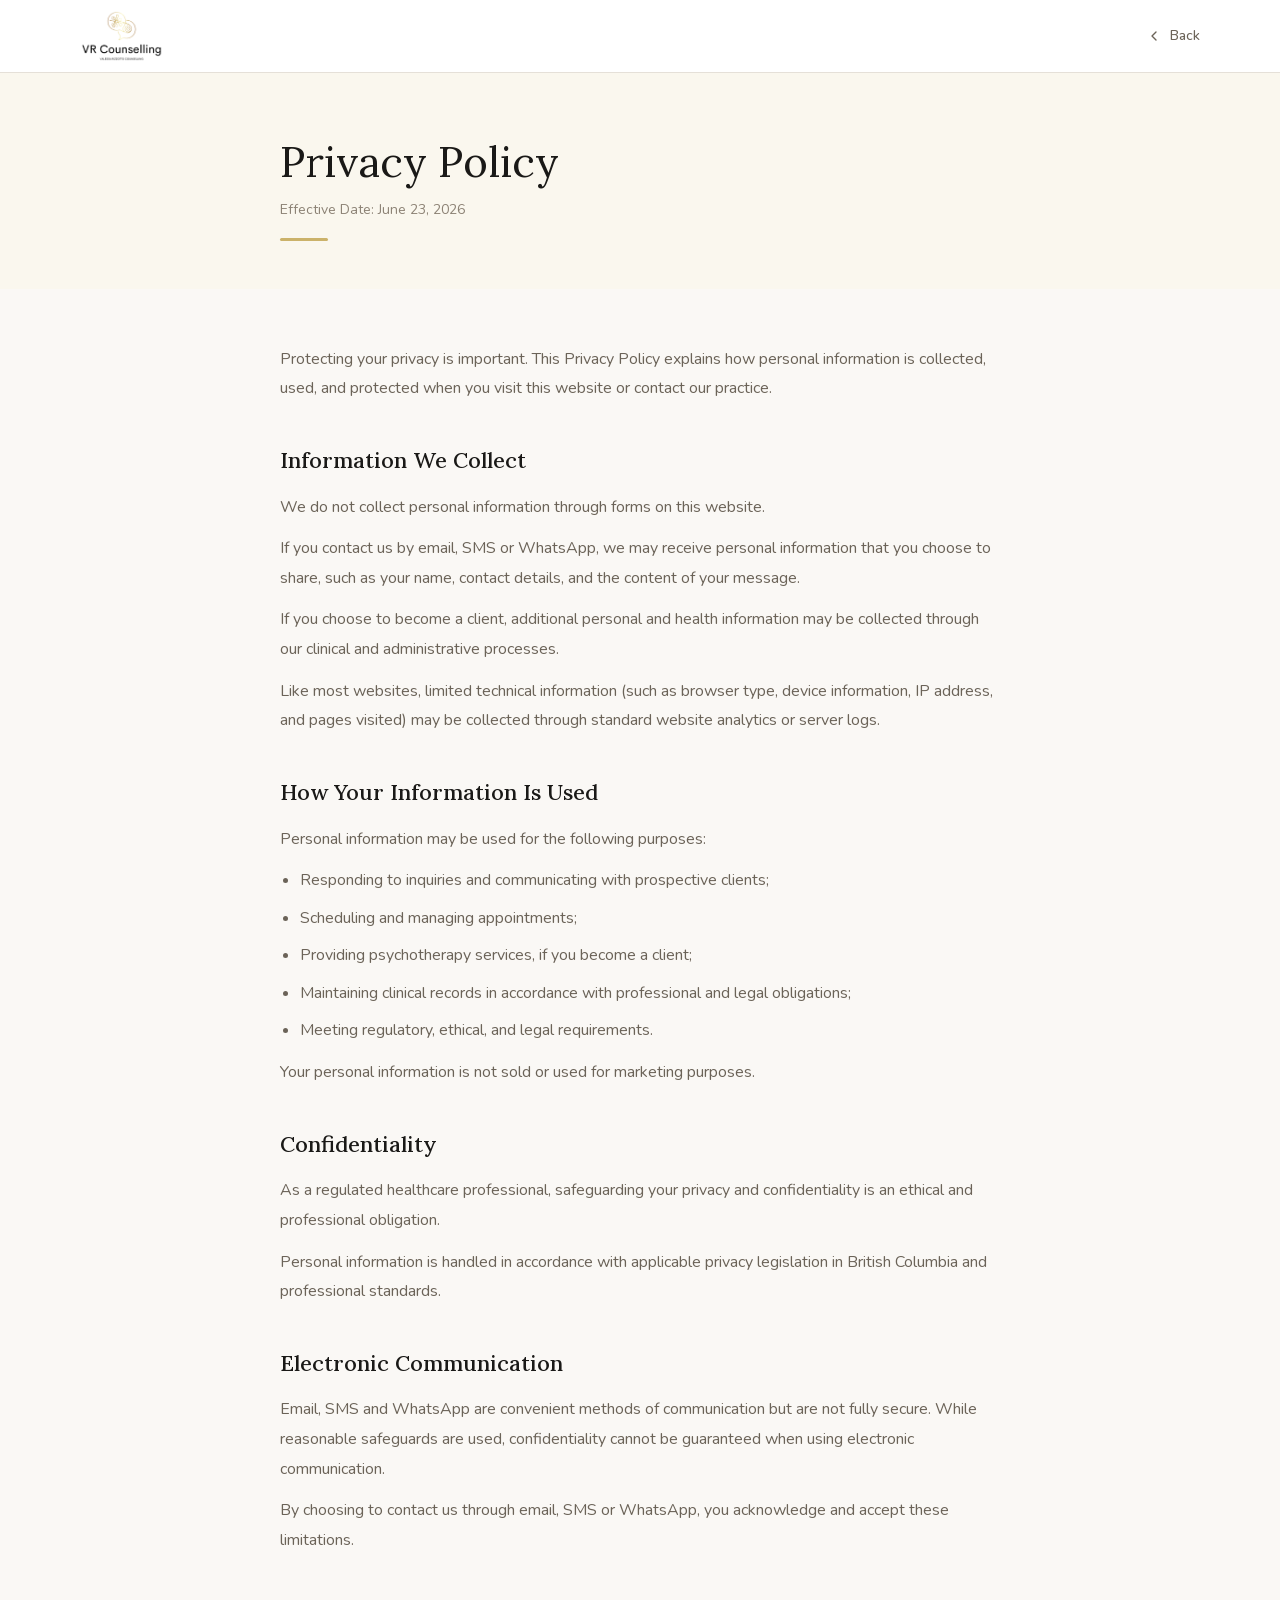
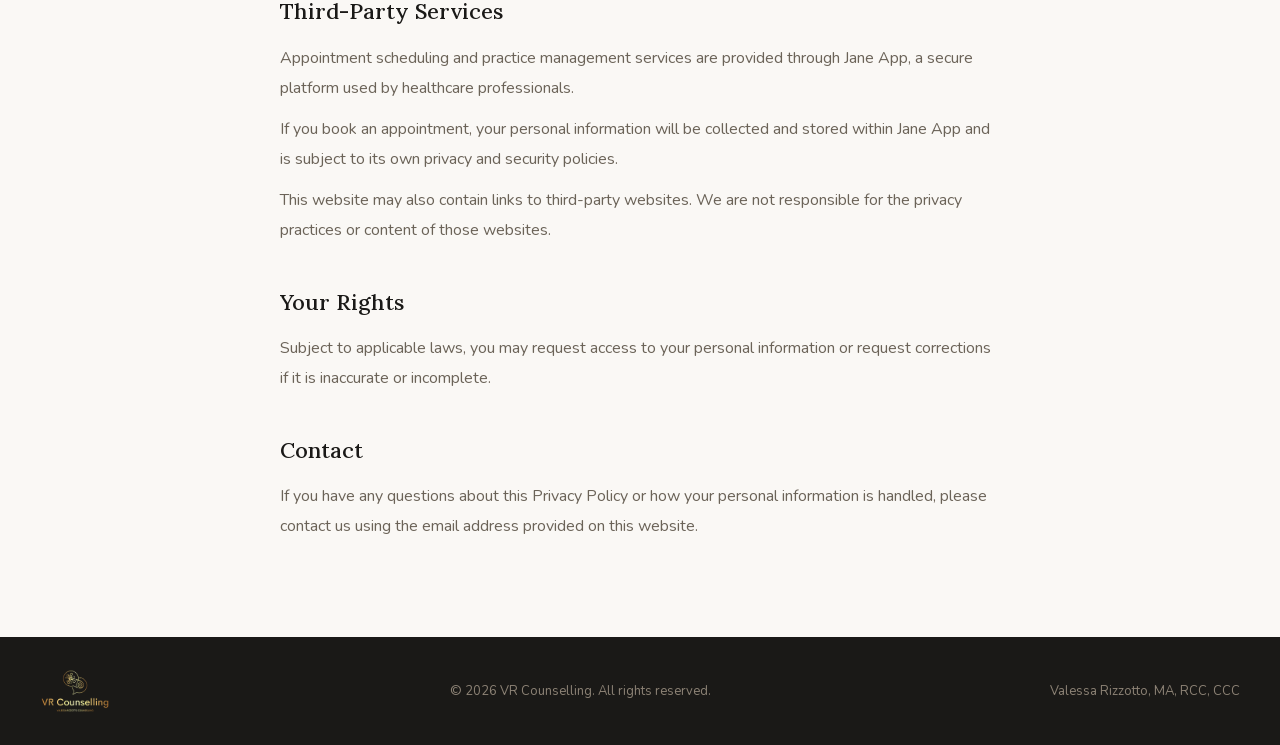
<file: privacy/index.html>
<!DOCTYPE html>
<html lang="en-CA">
<head>
<meta charset="utf-8">
<meta name="viewport" content="width=device-width, initial-scale=1">
<title>Privacy Policy | VR Counselling</title>
<meta name="description" content="How VR Counselling collects, uses and protects personal information when you visit this website or contact the practice.">
<link rel="canonical" href="https://www.vr-counselling.ca/privacy/">
<meta property="og:site_name" content="VR Counselling">
<meta property="og:type" content="website">
<meta property="og:title" content="Privacy Policy | VR Counselling">
<meta property="og:description" content="How VR Counselling collects, uses and protects personal information when you visit this website or contact the practice.">
<meta property="og:url" content="https://www.vr-counselling.ca/privacy/">
<meta property="og:image" content="https://www.vr-counselling.ca/assets/img/og-default.jpg">
<meta property="og:image:width" content="1200">
<meta property="og:image:height" content="630">
<meta property="og:locale" content="en_CA">
<meta name="twitter:card" content="summary_large_image">
<meta name="twitter:title" content="Privacy Policy | VR Counselling">
<meta name="twitter:description" content="How VR Counselling collects, uses and protects personal information when you visit this website or contact the practice.">
<meta name="twitter:image" content="https://www.vr-counselling.ca/assets/img/og-default.jpg">
<link rel="icon" href="/favicon.svg" type="image/svg+xml">
<link rel="icon" href="/favicon.ico" sizes="48x48">
<link rel="apple-touch-icon" href="/apple-touch-icon.png">
<link rel="stylesheet" href="/assets/css/site.css">
<link rel="stylesheet" href="/assets/css/inner.css">
<style>
* { margin: 0; padding: 0; box-sizing: border-box; }
    html { scroll-behavior: smooth; }
    body { background: var(--surface-page); color: var(--text-primary); font-family: var(--font-sans); line-height: 1.6; -webkit-font-smoothing: antialiased; }
    a { text-decoration: none; color: inherit; }
    img { max-width: 100%; display: block; }
    @media (max-width: 767px) {
      .pp-header { padding: 0 20px !important; height: 64px !important; }
      .pp-hero { padding: 40px 20px 32px !important; }
      .pp-content { padding: 36px 20px 64px !important; font-size: 15px !important; }
      .pp-footer-inner { flex-direction: column !important; gap: 10px !important; text-align: center !important; }
    }
    @media (min-width: 768px) and (max-width: 1023px) {
      .pp-header { padding: 0 32px !important; }
      .pp-hero { padding: 56px 32px 40px !important; }
      .pp-content { padding: 48px 32px 72px !important; }
    }
</style>
<script type="application/ld+json">
{
  "@context": "https://schema.org",
  "@type": "BreadcrumbList",
  "itemListElement": [
    {
      "@type": "ListItem",
      "position": 1,
      "name": "Home",
      "item": "https://www.vr-counselling.ca/"
    },
    {
      "@type": "ListItem",
      "position": 2,
      "name": "Privacy Policy",
      "item": "https://www.vr-counselling.ca/privacy/"
    }
  ]
}
</script>
</head>
<body>
<a class="skip-link" href="#main">Skip to main content</a>
<!-- HEADER -->
<header style="position: sticky; top: 0; z-index: 100; background: var(--neutral-0); border-bottom: 1px solid var(--border-default);">
  <div class="pp-header" style="max-width: 1200px; margin: 0 auto; display: flex; align-items: center; justify-content: space-between; height: 72px; padding: 0 40px;">
    <a href="/">
      <img src="/assets/img/vr-counselling-logo.webp" alt="VR Counselling | Valessa Rizzotto, MA, RCC" style="height: 52px;" width="720" height="450" decoding="async">
    </a>
    <a href="/#contact" style="display: inline-flex; align-items: center; gap: 8px; font-size: 14px; font-weight: 500; color: var(--text-secondary); transition: color 200ms;" class="hv1">
      <svg width="16" height="16" viewBox="0 0 24 24" fill="none" stroke="currentColor" stroke-width="2" stroke-linecap="round" stroke-linejoin="round"><path d="m15 18-6-6 6-6"></path></svg>
      Back
    </a>
  </div>
</header>

<!-- HERO -->
<main id="main">
<section class="pp-hero" style="background: var(--gold-50); padding: 64px 40px 48px;">
  <div style="max-width: 720px; margin: 0 auto; display: flex; flex-direction: column; gap: 12px;">
    <h1 style="font-family: var(--font-serif); font-size: clamp(28px, 4vw, 42px); font-weight: 400; line-height: 1.2; color: var(--text-primary);">Privacy Policy</h1>
    <p style="font-size: 14px; color: var(--text-tertiary);">Effective Date: June 23, 2026</p>
    <div style="width: 48px; height: 3px; border-radius: 2px; background: var(--gold-500); margin-top: 4px;"></div>
  </div>
</section>

<!-- CONTENT -->
<article class="pp-content" style="padding: 56px 40px 96px;">
  <div style="max-width: 720px; margin: 0 auto; display: flex; flex-direction: column; gap: 36px; font-size: 16px; line-height: 1.85; color: var(--text-secondary);">

    <p>Protecting your privacy is important. This Privacy Policy explains how personal information is collected, used, and protected when you visit this website or contact our practice.</p>

    <div style="display: flex; flex-direction: column; gap: 12px;">
      <h2 style="font-family: var(--font-serif); font-size: 22px; font-weight: 500; color: var(--text-primary);">Information We Collect</h2>
      <p>We do not collect personal information through forms on this website.</p>
      <p>If you contact us by email, SMS or WhatsApp, we may receive personal information that you choose to share, such as your name, contact details, and the content of your message.</p>
      <p>If you choose to become a client, additional personal and health information may be collected through our clinical and administrative processes.</p>
      <p>Like most websites, limited technical information (such as browser type, device information, IP address, and pages visited) may be collected through standard website analytics or server logs.</p>
    </div>

    <div style="display: flex; flex-direction: column; gap: 12px;">
      <h2 style="font-family: var(--font-serif); font-size: 22px; font-weight: 500; color: var(--text-primary);">How Your Information Is Used</h2>
      <p>Personal information may be used for the following purposes:</p>
      <ul style="display: flex; flex-direction: column; gap: 8px; padding-left: 20px;">
        <li>Responding to inquiries and communicating with prospective clients;</li>
        <li>Scheduling and managing appointments;</li>
        <li>Providing psychotherapy services, if you become a client;</li>
        <li>Maintaining clinical records in accordance with professional and legal obligations;</li>
        <li>Meeting regulatory, ethical, and legal requirements.</li>
      </ul>
      <p>Your personal information is not sold or used for marketing purposes.</p>
    </div>

    <div style="display: flex; flex-direction: column; gap: 12px;">
      <h2 style="font-family: var(--font-serif); font-size: 22px; font-weight: 500; color: var(--text-primary);">Confidentiality</h2>
      <p>As a regulated healthcare professional, safeguarding your privacy and confidentiality is an ethical and professional obligation.</p>
      <p>Personal information is handled in accordance with applicable privacy legislation in British Columbia and professional standards.</p>
    </div>

    <div style="display: flex; flex-direction: column; gap: 12px;">
      <h2 style="font-family: var(--font-serif); font-size: 22px; font-weight: 500; color: var(--text-primary);">Electronic Communication</h2>
      <p>Email, SMS and WhatsApp are convenient methods of communication but are not fully secure. While reasonable safeguards are used, confidentiality cannot be guaranteed when using electronic communication.</p>
      <p>By choosing to contact us through email, SMS or WhatsApp, you acknowledge and accept these limitations.</p>
    </div>

    <div style="display: flex; flex-direction: column; gap: 12px;">
      <h2 style="font-family: var(--font-serif); font-size: 22px; font-weight: 500; color: var(--text-primary);">Third-Party Services</h2>
      <p>Appointment scheduling and practice management services are provided through Jane App, a secure platform used by healthcare professionals.</p>
      <p>If you book an appointment, your personal information will be collected and stored within Jane App and is subject to its own privacy and security policies.</p>
      <p>This website may also contain links to third-party websites. We are not responsible for the privacy practices or content of those websites.</p>
    </div>

    <div style="display: flex; flex-direction: column; gap: 12px;">
      <h2 style="font-family: var(--font-serif); font-size: 22px; font-weight: 500; color: var(--text-primary);">Your Rights</h2>
      <p>Subject to applicable laws, you may request access to your personal information or request corrections if it is inaccurate or incomplete.</p>
    </div>

    <div style="display: flex; flex-direction: column; gap: 12px;">
      <h2 style="font-family: var(--font-serif); font-size: 22px; font-weight: 500; color: var(--text-primary);">Contact</h2>
      <p>If you have any questions about this Privacy Policy or how your personal information is handled, please contact us using the email address provided on this website.</p>
    </div>

  </div>
</article>

<!-- FOOTER -->
</main>

<footer style="background: var(--neutral-900); padding: 32px 40px;">
  <div class="pp-footer-inner" style="max-width: 1200px; margin: 0 auto; display: flex; justify-content: space-between; align-items: center; gap: 20px; flex-wrap: wrap;">
    <img src="/assets/img/vr-counselling-logo-white.webp" alt="VR Counselling" style="height: 44px; filter: brightness(1.3);" width="720" height="450" decoding="async" loading="lazy">
    <span style="font-size: 13px; color: var(--neutral-500);">© 2026 VR Counselling. All rights reserved.</span>
    <span style="font-size: 13px; color: var(--neutral-500);">Valessa Rizzotto, MA, RCC, CCC</span>
  </div>
</footer>
</body>
</html>
</file>
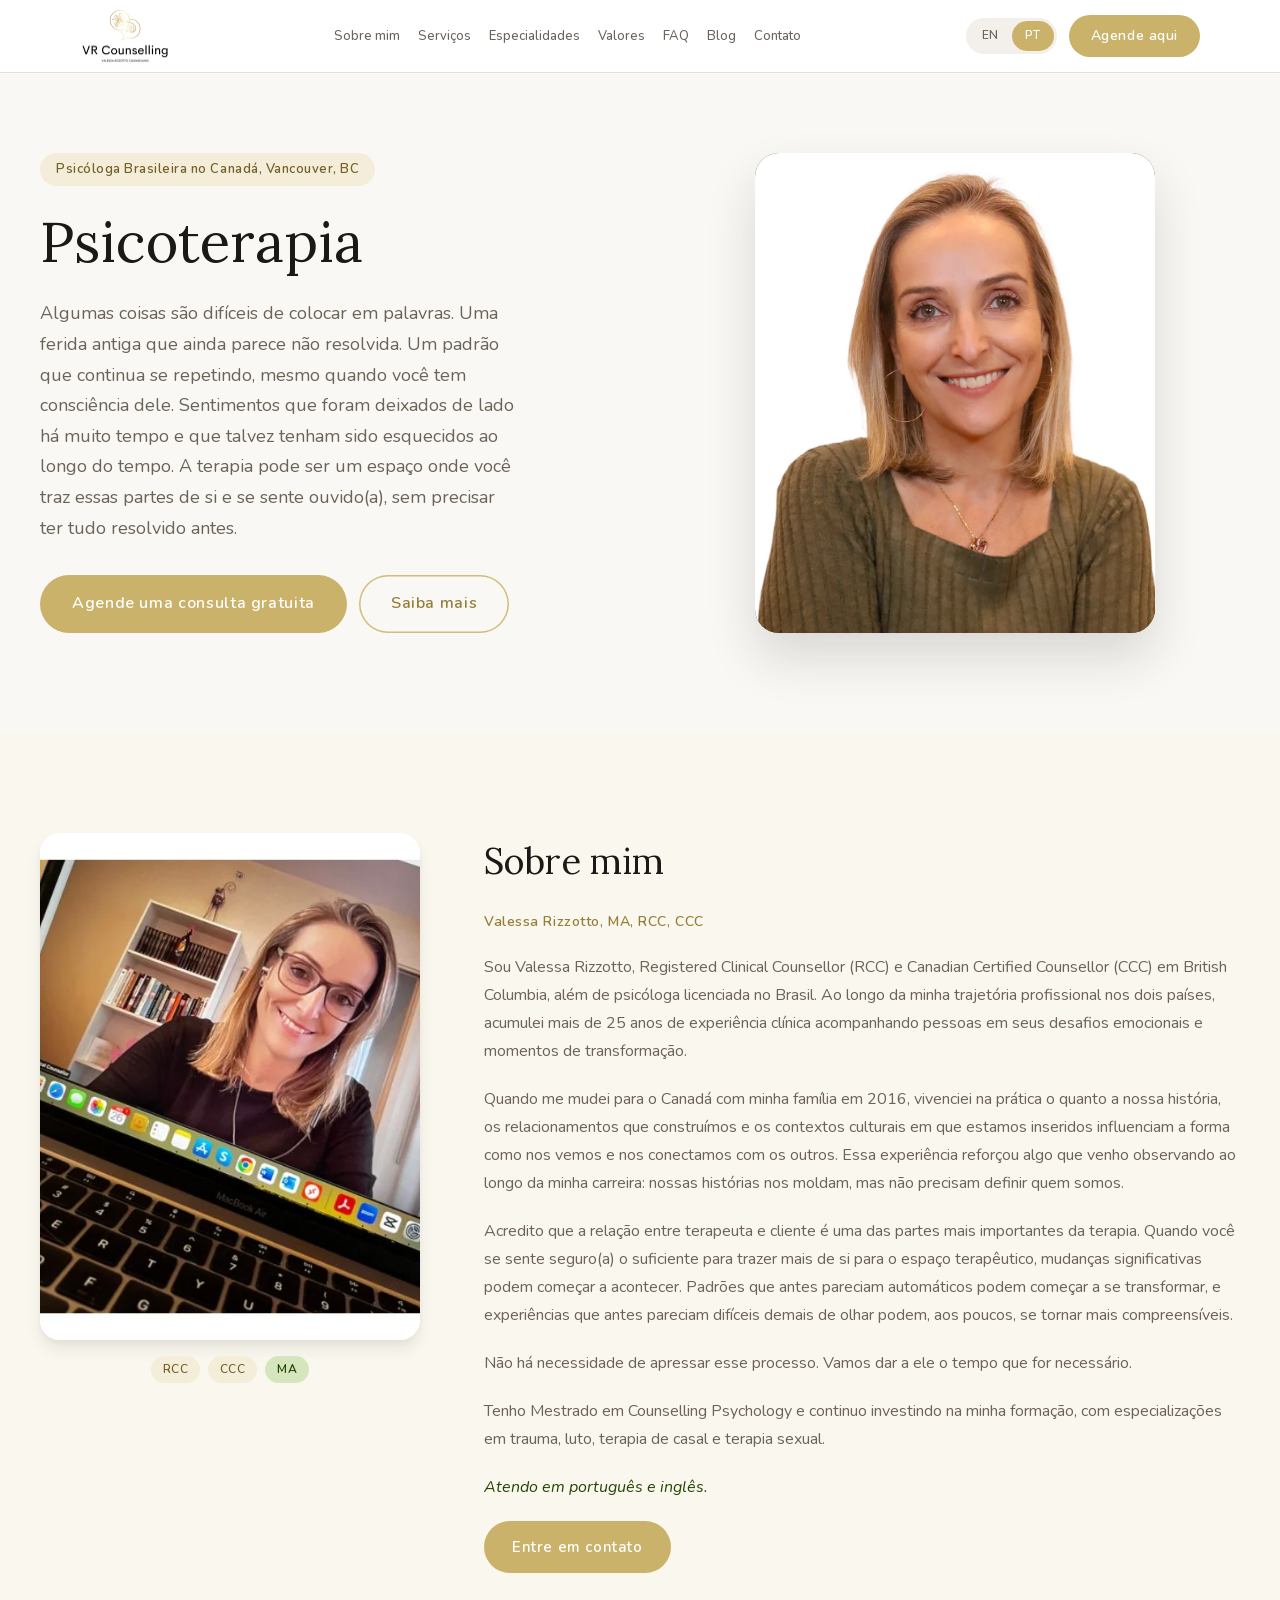
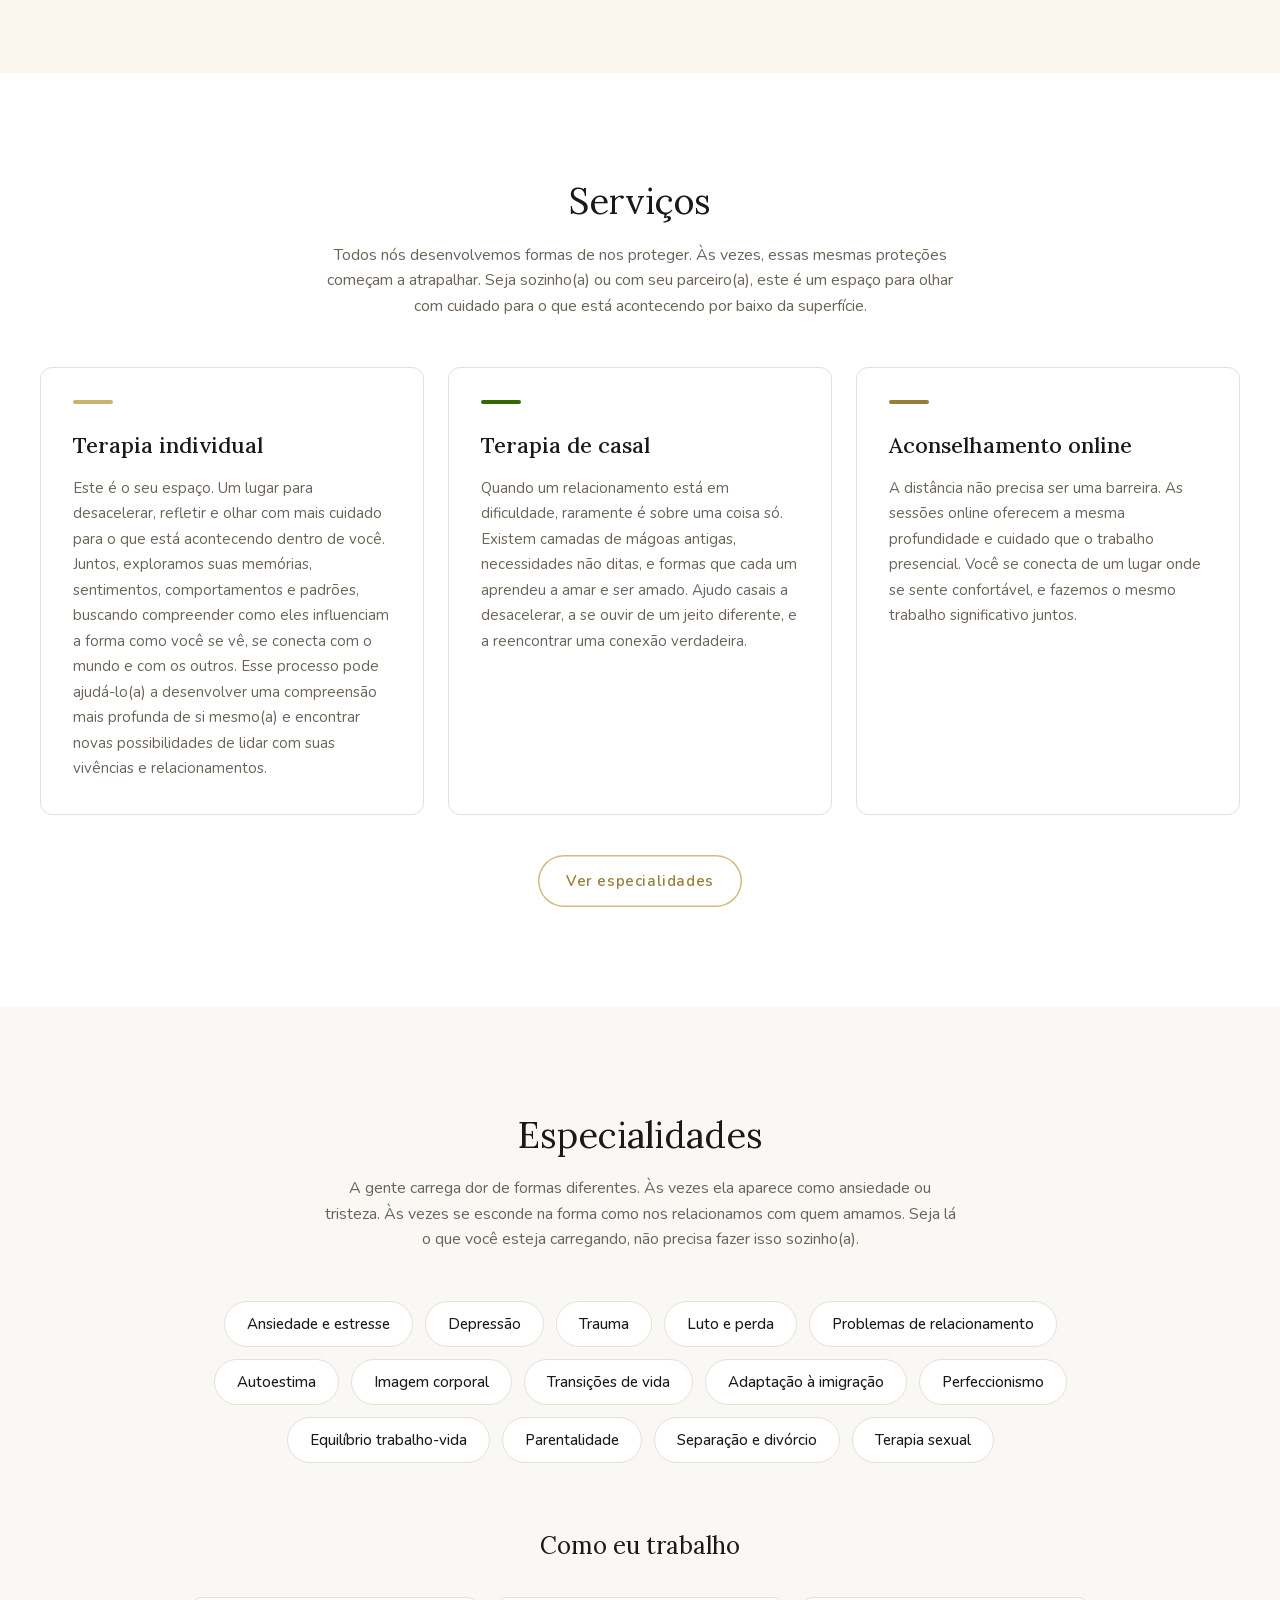
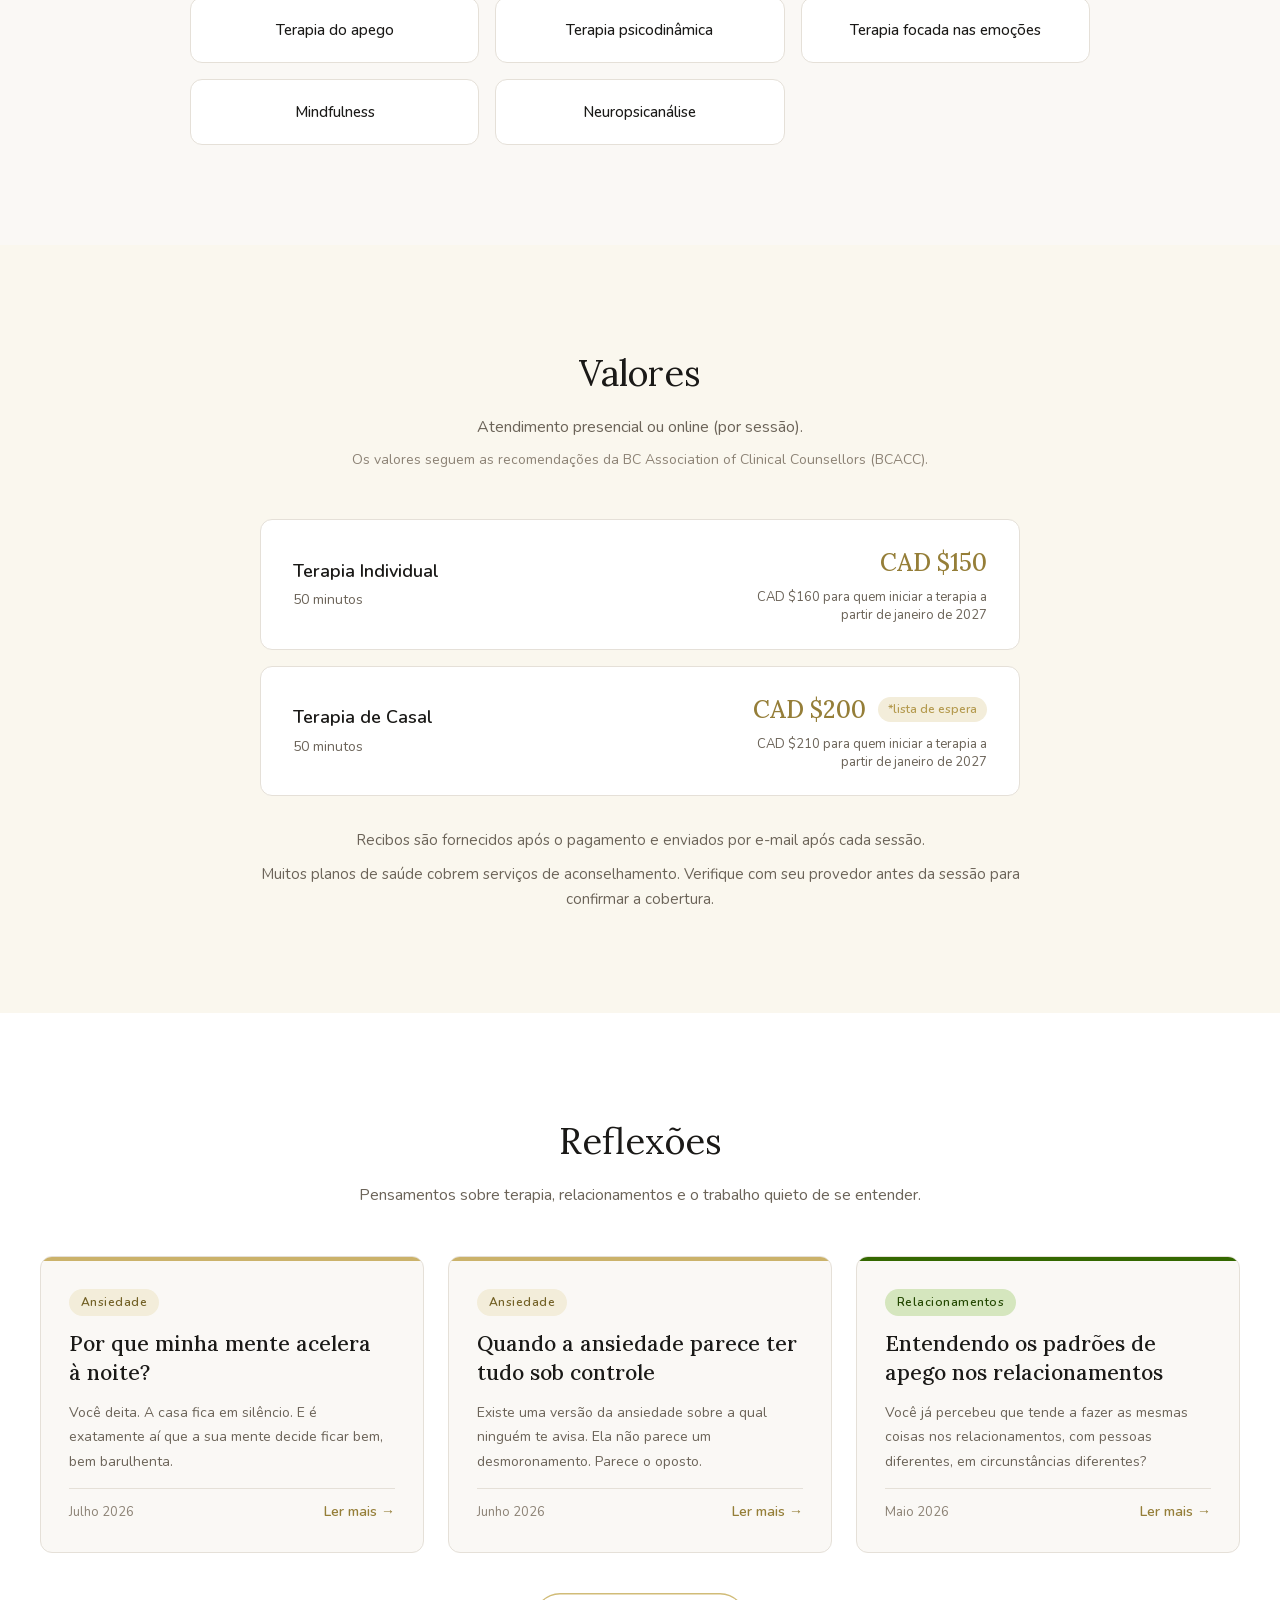
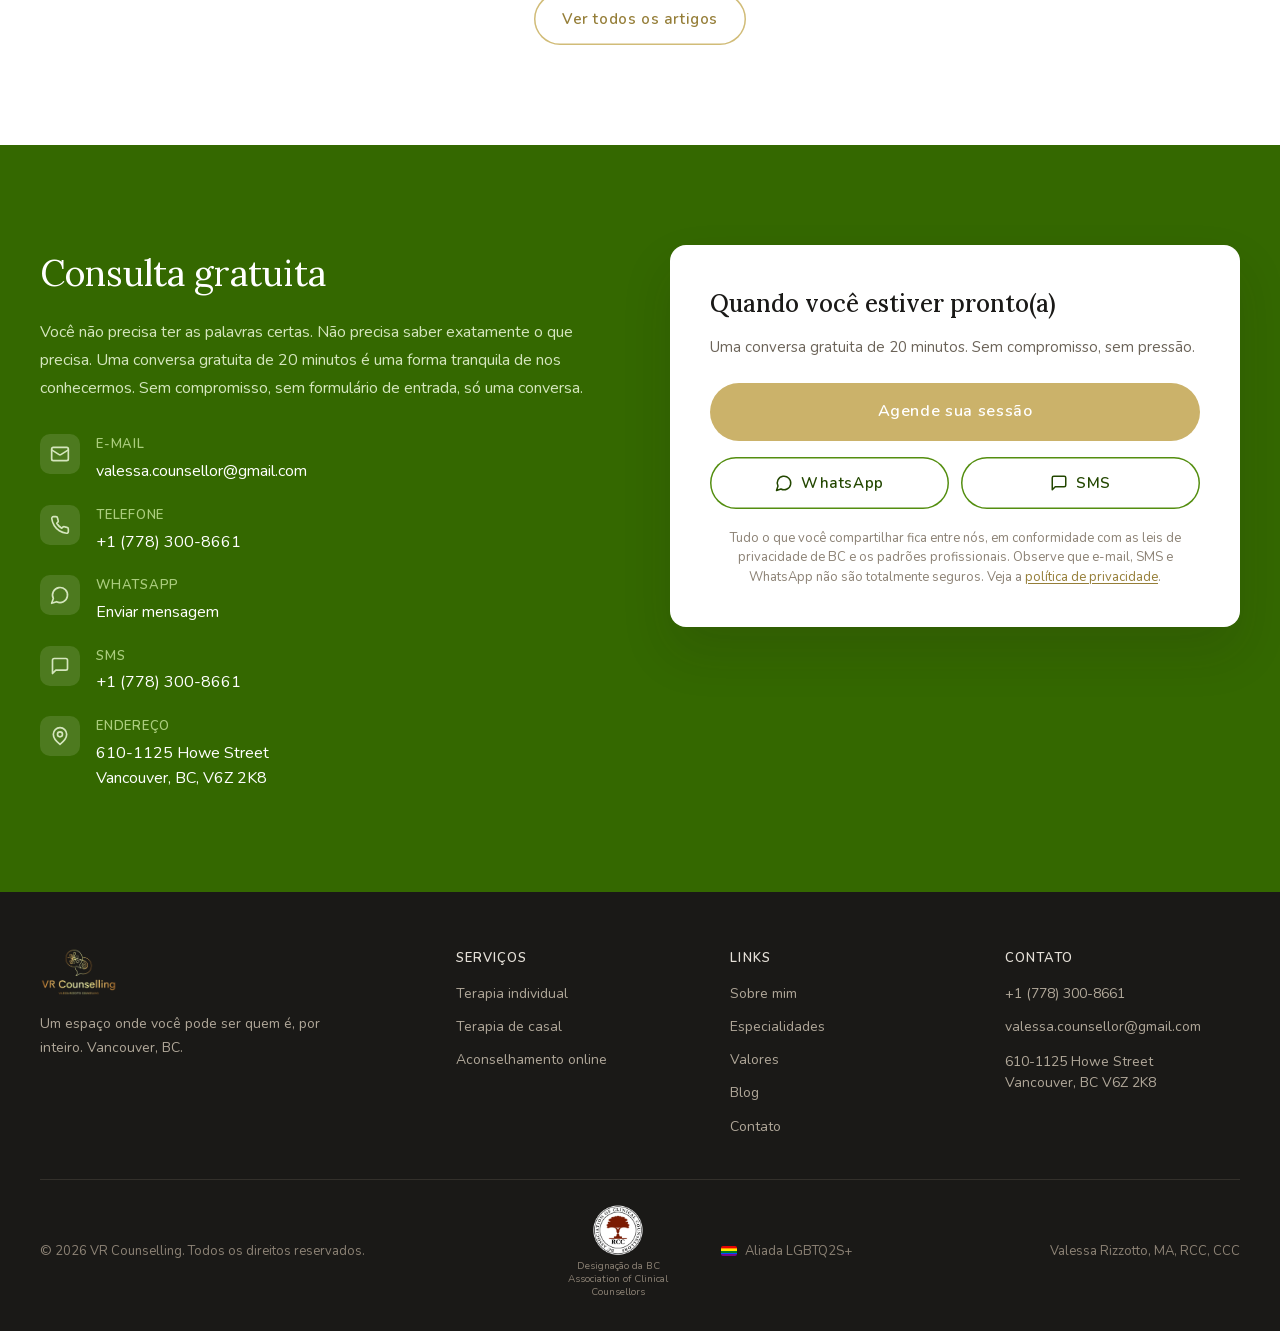
<file: pt/index.html>
<!DOCTYPE html>
<html lang="pt-BR">
<head>
<meta charset="utf-8">
<meta name="viewport" content="width=device-width, initial-scale=1">
<title>VR Counselling | Valessa Rizzotto, MA, RCC, CCC — Psicóloga Brasileira em Vancouver</title>
<meta name="google-site-verification" content="PQaTiirwCJznSghNqTS6UT9IxUCw44jn0XmByKNOXVs">
<meta name="description" content="Psicoterapia em português em Vancouver, BC. Valessa Rizzotto, MA, RCC, CCC — psicóloga brasileira no Canadá, atendimento individual e de casal.">
<link rel="canonical" href="https://www.vr-counselling.ca/pt/">
<link rel="alternate" hreflang="en-CA" href="https://www.vr-counselling.ca/">
<link rel="alternate" hreflang="pt-BR" href="https://www.vr-counselling.ca/pt/">
<link rel="alternate" hreflang="x-default" href="https://www.vr-counselling.ca/">
<meta property="og:site_name" content="VR Counselling">
<meta property="og:type" content="website">
<meta property="og:title" content="VR Counselling | Valessa Rizzotto — Psicóloga em Vancouver">
<meta property="og:description" content="Psicoterapia em português em Vancouver, BC. Atendimento individual e de casal.">
<meta property="og:url" content="https://www.vr-counselling.ca/pt/">
<meta property="og:image" content="https://www.vr-counselling.ca/assets/img/og-default.jpg">
<meta property="og:image:width" content="1200">
<meta property="og:image:height" content="630">
<meta property="og:locale" content="pt_BR">
<meta name="twitter:card" content="summary_large_image">
<meta name="twitter:title" content="VR Counselling | Valessa Rizzotto — Psicóloga em Vancouver">
<meta name="twitter:description" content="Psicoterapia em português em Vancouver, BC. Atendimento individual e de casal.">
<meta name="twitter:image" content="https://www.vr-counselling.ca/assets/img/og-default.jpg">
<link rel="icon" href="/favicon.svg" type="image/svg+xml">
<link rel="icon" href="/favicon.ico" sizes="48x48">
<link rel="apple-touch-icon" href="/apple-touch-icon.png">
<link rel="stylesheet" href="/assets/css/site.css">
<link rel="stylesheet" href="/assets/css/home-pt.css">
<script type="application/ld+json">
{
  "@context": "https://schema.org",
  "@type": "ProfessionalService",
  "name": "VR Counselling",
  "alternateName": "Valessa Rizzotto Counselling",
  "description": "Psicoterapia em português em Vancouver, BC. Psicóloga brasileira e Registered Clinical Counsellor oferecendo atendimento individual e de casal em português e inglês.",
  "url": "https://www.vr-counselling.ca/pt/",
  "telephone": "+17783008661",
  "email": "valessa.counsellor@gmail.com",
  "address": {
    "@type": "PostalAddress",
    "streetAddress": "610-1125 Howe Street",
    "addressLocality": "Vancouver",
    "addressRegion": "BC",
    "postalCode": "V6Z 2K8",
    "addressCountry": "CA"
  },
  "geo": {
    "@type": "GeoCoordinates",
    "latitude": 49.2768,
    "longitude": -123.1239
  },
  "areaServed": [
    {
      "@type": "City",
      "name": "Vancouver"
    },
    {
      "@type": "City",
      "name": "North Vancouver"
    },
    {
      "@type": "City",
      "name": "Burnaby"
    },
    {
      "@type": "State",
      "name": "British Columbia"
    }
  ],
  "hasOfferCatalog": {
    "@type": "OfferCatalog",
    "name": "Serviços de Aconselhamento",
    "itemListElement": [
      {
        "@type": "Offer",
        "itemOffered": {
          "@type": "Service",
          "name": "Terapia Individual"
        }
      },
      {
        "@type": "Offer",
        "itemOffered": {
          "@type": "Service",
          "name": "Terapia de Casal"
        }
      },
      {
        "@type": "Offer",
        "itemOffered": {
          "@type": "Service",
          "name": "Aconselhamento Online"
        }
      }
    ]
  },
  "availableLanguage": [
    {
      "@type": "Language",
      "name": "Inglês"
    },
    {
      "@type": "Language",
      "name": "Português"
    }
  ],
  "founder": {
    "@type": "Person",
    "name": "Valessa Rizzotto",
    "jobTitle": "Registered Clinical Counsellor",
    "description": "MA em Psicologia do Aconselhamento, RCC, CCC. Mais de 25 anos de experiência.",
    "knowsLanguage": [
      "English",
      "Portuguese"
    ]
  },
  "sameAs": [
    "https://www.psychologytoday.com/ca/therapists/valessa-rizzotto-vancouver-bc/1222510",
    "https://bcacc.ca/counsellors/valessa-rizzotto/"
  ],
  "priceRange": "$$",
  "@id": "https://www.vr-counselling.ca/#practice",
  "inLanguage": "pt-BR"
}
</script>
</head>
<body>
<a class="skip-link" href="#main">Pular para o conteúdo principal</a>
<!-- HEADER -->
<header class="site-header" id="site-header">
  <div class="header-inner">
    <a href="/pt/" class="header-logo">
      <img src="/assets/img/vr-counselling-logo.webp" alt="VR Counselling | Valessa Rizzotto, MA, RCC" width="720" height="450" decoding="async">
    </a>
    <nav class="site-nav" aria-label="Navegação principal">
      <a href="#about">Sobre mim</a>
      <a href="#services">Serviços</a>
      <a href="#specialties">Especialidades</a>
      <a href="#fees">Valores</a>
      <a href="/pt/faq/">FAQ</a>
      <a href="#blog">Blog</a>
      <a href="#contact">Contato</a>
    </nav>
    <div class="header-actions">
      <div class="lang-toggle">
        <a href="/">EN</a>
        <a href="/pt/" class="active">PT</a>
      </div>
      <a href="https://valessa.janeapp.com/" target="_blank" rel="noopener noreferrer" class="btn-book-header">Agende aqui</a>
      <button class="hamburger-btn" id="hamburger-btn" aria-label="Abrir menu" aria-expanded="false" aria-controls="mob-nav">
        <svg width="22" height="22" viewBox="0 0 24 24" fill="none" stroke="currentColor" stroke-width="2" stroke-linecap="round" stroke-linejoin="round" aria-hidden="true">
          <line x1="3" y1="6" x2="21" y2="6"></line>
          <line x1="3" y1="12" x2="21" y2="12"></line>
          <line x1="3" y1="18" x2="21" y2="18"></line>
        </svg>
      </button>
    </div>
  </div>
</header>

<!-- MOBILE NAV -->
<div class="mob-nav" id="mob-nav" role="dialog" aria-label="Menu mobile" aria-modal="true">
  <div class="mob-nav-top">
    <a href="/pt/">
      <img src="/assets/img/vr-counselling-logo.webp" alt="VR Counselling" style="height:48px;" width="720" height="450" decoding="async">
    </a>
    <button id="mob-close-btn" aria-label="Fechar menu" style="width:40px;height:40px;display:flex;align-items:center;justify-content:center;background:none;border:none;cursor:pointer;color:var(--neutral-900);">
      <svg width="22" height="22" viewBox="0 0 24 24" fill="none" stroke="currentColor" stroke-width="2" stroke-linecap="round" stroke-linejoin="round" aria-hidden="true">
        <line x1="18" y1="6" x2="6" y2="18"></line>
        <line x1="6" y1="6" x2="18" y2="18"></line>
      </svg>
    </button>
  </div>
  <nav class="mob-nav-links" aria-label="Navegação mobile">
    <a href="/" style="font-weight:700;color:var(--gold-700);">English</a>
    <a href="#about">Sobre mim</a>
    <a href="#services">Serviços</a>
    <a href="#specialties">Especialidades</a>
    <a href="#fees">Valores</a>
    <a href="/pt/faq/">FAQ</a>
    <a href="#blog">Blog</a>
    <a href="#contact">Contato</a>
    <a href="/" style="color:var(--neutral-500);font-size:14px;">🌐 English version</a>
  </nav>
  <div class="mob-nav-bottom">
    <a href="https://valessa.janeapp.com/" target="_blank" rel="noopener noreferrer" class="mob-btn-book">Agende aqui</a>
  </div>
</div>

<!-- HERO -->
<main id="main">
<section class="hero-section">
  <div class="hero-inner">
    <div class="hero-text">
      <span class="hero-tag anim-fade">Psicóloga Brasileira no Canadá, Vancouver, BC</span>
      <h1 class="hero-title anim-fade">Psicoterapia</h1>
      <p class="hero-subtitle anim-fade">Algumas coisas são difíceis de colocar em palavras. Uma ferida antiga que ainda parece não resolvida. Um padrão que continua se repetindo, mesmo quando você tem consciência dele. Sentimentos que foram deixados de lado há muito tempo e que talvez tenham sido esquecidos ao longo do tempo. A terapia pode ser um espaço onde você traz essas partes de si e se sente ouvido(a), sem precisar ter tudo resolvido antes.</p>
      <div class="hero-actions anim-fade">
        <a href="https://valessa.janeapp.com/" target="_blank" rel="noopener noreferrer" class="btn-primary">Agende uma consulta gratuita</a>
        <a href="#services" class="btn-secondary">Saiba mais</a>
      </div>
    </div>
    <div class="hero-img-col">
      <div class="hero-photo anim-img">
        <img src="/assets/img/valessa-rizzotto-hero.webp" alt="Valessa Rizzotto, Psicóloga e Registered Clinical Counsellor" width="1100" height="1192" decoding="async" fetchpriority="high">
      </div>
    </div>
  </div>
</section>

<!-- ABOUT -->
<section id="about" class="about-section">
  <div class="about-inner">
    <div class="about-col-img">
      <div class="about-photo">
        <img src="/assets/img/valessa-rizzotto-about.webp" alt="Valessa Rizzotto, Registered Clinical Counsellor" width="600" height="626" decoding="async" loading="lazy">
      </div>
      <div class="about-badges">
        <span class="badge badge-gold">RCC</span>
        <span class="badge badge-gold">CCC</span>
        <span class="badge badge-green">MA</span>
      </div>
    </div>
    <div class="about-col-text">
      <h2 class="about-title">Sobre mim</h2>
      <p class="about-cred">Valessa Rizzotto, MA, RCC, CCC</p>
      <p class="about-para">Sou Valessa Rizzotto, Registered Clinical Counsellor (RCC) e Canadian Certified Counsellor (CCC) em British Columbia, além de psicóloga licenciada no Brasil. Ao longo da minha trajetória profissional nos dois países, acumulei mais de 25 anos de experiência clínica acompanhando pessoas em seus desafios emocionais e momentos de transformação.</p>
      <p class="about-para">Quando me mudei para o Canadá com minha família em 2016, vivenciei na prática o quanto a nossa história, os relacionamentos que construímos e os contextos culturais em que estamos inseridos influenciam a forma como nos vemos e nos conectamos com os outros. Essa experiência reforçou algo que venho observando ao longo da minha carreira: nossas histórias nos moldam, mas não precisam definir quem somos.</p>
      <p class="about-para">Acredito que a relação entre terapeuta e cliente é uma das partes mais importantes da terapia. Quando você se sente seguro(a) o suficiente para trazer mais de si para o espaço terapêutico, mudanças significativas podem começar a acontecer. Padrões que antes pareciam automáticos podem começar a se transformar, e experiências que antes pareciam difíceis demais de olhar podem, aos poucos, se tornar mais compreensíveis.</p>
      <p class="about-para">Não há necessidade de apressar esse processo. Vamos dar a ele o tempo que for necessário.</p>
      <p class="about-para">Tenho Mestrado em Counselling Psychology e continuo investindo na minha formação, com especializações em trauma, luto, terapia de casal e terapia sexual.</p>
      <p class="about-lang">Atendo em português e inglês.</p>
      <a href="#contact" class="btn-cta-solid" style="align-self:flex-start;">Entre em contato</a>
    </div>
  </div>
</section>

<!-- SERVICES -->
<section id="services" class="services-section">
  <div class="services-inner">
    <div class="section-header-center">
      <h2 class="section-heading">Serviços</h2>
      <p class="section-sub">Todos nós desenvolvemos formas de nos proteger. Às vezes, essas mesmas proteções começam a atrapalhar. Seja sozinho(a) ou com seu parceiro(a), este é um espaço para olhar com cuidado para o que está acontecendo por baixo da superfície.</p>
    </div>
    <div class="services-grid">
      <div class="service-card">
        <div class="service-bar" style="background:var(--gold-500);"></div>
        <h3 class="service-title">Terapia individual</h3>
        <p class="service-desc">Este é o seu espaço. Um lugar para desacelerar, refletir e olhar com mais cuidado para o que está acontecendo dentro de você. Juntos, exploramos suas memórias, sentimentos, comportamentos e padrões, buscando compreender como eles influenciam a forma como você se vê, se conecta com o mundo e com os outros. Esse processo pode ajudá-lo(a) a desenvolver uma compreensão mais profunda de si mesmo(a) e encontrar novas possibilidades de lidar com suas vivências e relacionamentos.</p>
      </div>
      <div class="service-card">
        <div class="service-bar" style="background:var(--green-500);"></div>
        <h3 class="service-title">Terapia de casal</h3>
        <p class="service-desc">Quando um relacionamento está em dificuldade, raramente é sobre uma coisa só. Existem camadas de mágoas antigas, necessidades não ditas, e formas que cada um aprendeu a amar e ser amado. Ajudo casais a desacelerar, a se ouvir de um jeito diferente, e a reencontrar uma conexão verdadeira.</p>
      </div>
      <div class="service-card">
        <div class="service-bar" style="background:var(--gold-700);"></div>
        <h3 class="service-title">Aconselhamento online</h3>
        <p class="service-desc">A distância não precisa ser uma barreira. As sessões online oferecem a mesma profundidade e cuidado que o trabalho presencial. Você se conecta de um lugar onde se sente confortável, e fazemos o mesmo trabalho significativo juntos.</p>
      </div>
    </div>
    <div style="text-align:center;padding-top:40px;">
      <a href="#specialties" class="btn-outline-gold">Ver especialidades</a>
    </div>
  </div>
</section>

<!-- SPECIALTIES -->
<section id="specialties" class="spec-section">
  <div class="spec-inner">
    <div class="section-header-center">
      <h2 class="section-heading">Especialidades</h2>
      <p class="section-sub">A gente carrega dor de formas diferentes. Às vezes ela aparece como ansiedade ou tristeza. Às vezes se esconde na forma como nos relacionamos com quem amamos. Seja lá o que você esteja carregando, não precisa fazer isso sozinho(a).</p>
    </div>
    <div class="spec-tags">
      <span class="spec-tag">Ansiedade e estresse</span>
      <span class="spec-tag">Depressão</span>
      <span class="spec-tag">Trauma</span>
      <span class="spec-tag">Luto e perda</span>
      <span class="spec-tag">Problemas de relacionamento</span>
      <span class="spec-tag">Autoestima</span>
      <span class="spec-tag">Imagem corporal</span>
      <span class="spec-tag">Transições de vida</span>
      <span class="spec-tag">Adaptação à imigração</span>
      <span class="spec-tag">Perfeccionismo</span>
      <span class="spec-tag">Equilíbrio trabalho-vida</span>
      <span class="spec-tag">Parentalidade</span>
      <span class="spec-tag">Separação e divórcio</span>
      <span class="spec-tag">Terapia sexual</span>
    </div>
    <h3 class="approach-heading">Como eu trabalho</h3>
    <div class="approach-grid">
      <div class="approach-item">Terapia do apego</div>
      <div class="approach-item">Terapia psicodinâmica</div>
      <div class="approach-item">Terapia focada nas emoções</div>
      <div class="approach-item">Mindfulness</div>
      <div class="approach-item">Neuropsicanálise</div>
    </div>
  </div>
</section>


<!-- RATES -->
<section id="fees" class="rates-section">
  <div class="rates-inner">
    <div class="section-header-center">
      <h2 class="section-heading">Valores</h2>
      <p class="section-sub">Atendimento presencial ou online (por sessão).</p>
      <p style="font-size:14px;color:var(--neutral-500);margin-top:8px;">Os valores seguem as recomendações da BC Association of Clinical Counsellors (BCACC).</p>
    </div>
    <div class="rate-card">
      <div>
        <div class="rate-service">Terapia Individual</div>
        <div class="rate-duration">50 minutos</div>
      </div>
      <div class="rate-right">
        <div class="rate-now">
          <span class="rate-price">CAD $150</span>
        </div>
        <span class="rate-future">CAD $160 para quem iniciar a terapia a partir de janeiro de 2027</span>
      </div>
    </div>
    <div class="rate-card">
      <div>
        <div class="rate-service">Terapia de Casal</div>
        <div class="rate-duration">50 minutos</div>
      </div>
      <div class="rate-right">
        <div class="rate-now">
          <span class="rate-price">CAD $200</span>
          <span class="rate-note">*lista de espera</span>
        </div>
        <span class="rate-future">CAD $210 para quem iniciar a terapia a partir de janeiro de 2027</span>
      </div>
    </div>
    <div class="rates-notes">
      <p class="rates-note-p">Recibos são fornecidos após o pagamento e enviados por e-mail após cada sessão.</p>
      <p class="rates-note-p">Muitos planos de saúde cobrem serviços de aconselhamento. Verifique com seu provedor antes da sessão para confirmar a cobertura.</p>
    </div>
  </div>
</section>

<!-- BLOG -->
<section id="blog" class="blog-section">
  <div class="blog-inner">
    <div class="section-header-center">
      <h2 class="section-heading">Reflexões</h2>
      <p class="section-sub">Pensamentos sobre terapia, relacionamentos e o trabalho quieto de se entender.</p>
    </div>
    <div class="blog-grid">

      <article class="blog-card">
        <div class="blog-card-bar" style="background:var(--gold-500);"></div>
        <div class="blog-card-body">
          <span class="blog-cat" style="background:var(--gold-100);color:var(--gold-800);">Ansiedade</span>
          <h3 class="blog-title">Por que minha mente acelera à noite?</h3>
          <p class="blog-excerpt">Você deita. A casa fica em silêncio. E é exatamente aí que a sua mente decide ficar bem, bem barulhenta.</p>
          <div class="blog-foot">
            <span class="blog-date">Julho 2026</span>
            <a href="/blog/nighttime-anxiety/" class="blog-read-more">Ler mais →</a>
          </div>
        </div>
      </article>

      <article class="blog-card">
        <div class="blog-card-bar" style="background:var(--gold-500);"></div>
        <div class="blog-card-body">
          <span class="blog-cat" style="background:var(--gold-100);color:var(--gold-800);">Ansiedade</span>
          <h3 class="blog-title">Quando a ansiedade parece ter tudo sob controle</h3>
          <p class="blog-excerpt">Existe uma versão da ansiedade sobre a qual ninguém te avisa. Ela não parece um desmoronamento. Parece o oposto.</p>
          <div class="blog-foot">
            <span class="blog-date">Junho 2026</span>
            <a href="/blog/high-functioning-anxiety/" class="blog-read-more">Ler mais →</a>
          </div>
        </div>
      </article>

      <article class="blog-card">
        <div class="blog-card-bar" style="background:var(--green-500);"></div>
        <div class="blog-card-body">
          <span class="blog-cat" style="background:var(--green-100);color:var(--green-700);">Relacionamentos</span>
          <h3 class="blog-title">Entendendo os padrões de apego nos relacionamentos</h3>
          <p class="blog-excerpt">Você já percebeu que tende a fazer as mesmas coisas nos relacionamentos, com pessoas diferentes, em circunstâncias diferentes?</p>
          <div class="blog-foot">
            <span class="blog-date">Maio 2026</span>
            <a href="/blog/attachment-patterns/" class="blog-read-more">Ler mais →</a>
          </div>
        </div>
      </article>

    </div>
    <div style="text-align:center;">
      <a href="/blog/" class="btn-outline-gold">Ver todos os artigos</a>
    </div>
  </div>
</section>

<!-- CONTACT -->
<section id="contact" class="contact-section">
  <div class="contact-inner">
    <div>
      <h2 class="contact-heading">Consulta gratuita</h2>
      <p class="contact-sub">Você não precisa ter as palavras certas. Não precisa saber exatamente o que precisa. Uma conversa gratuita de 20 minutos é uma forma tranquila de nos conhecermos. Sem compromisso, sem formulário de entrada, só uma conversa.</p>
      <div class="contact-items">

        <div class="contact-item">
          <div class="contact-icon-wrap">
            <svg width="20" height="20" viewBox="0 0 24 24" fill="none" stroke="var(--green-100)" stroke-width="2" stroke-linecap="round" stroke-linejoin="round" aria-hidden="true">
              <rect width="20" height="16" x="2" y="4" rx="2"></rect>
              <path d="m22 7-8.97 5.7a1.94 1.94 0 0 1-2.06 0L2 7"></path>
            </svg>
          </div>
          <div>
            <p class="contact-label">E-MAIL</p>
            <a href="mailto:valessa.counsellor@gmail.com" class="contact-value">valessa.counsellor@gmail.com</a>
          </div>
        </div>

        <div class="contact-item">
          <div class="contact-icon-wrap">
            <svg width="20" height="20" viewBox="0 0 24 24" fill="none" stroke="var(--green-100)" stroke-width="2" stroke-linecap="round" stroke-linejoin="round" aria-hidden="true">
              <path d="M22 16.92v3a2 2 0 0 1-2.18 2 19.79 19.79 0 0 1-8.63-3.07 19.5 19.5 0 0 1-6-6 19.79 19.79 0 0 1-3.07-8.67A2 2 0 0 1 4.11 2h3a2 2 0 0 1 2 1.72 12.84 12.84 0 0 0 .7 2.81 2 2 0 0 1-.45 2.11L8.09 9.91a16 16 0 0 0 6 6l1.27-1.27a2 2 0 0 1 2.11-.45 12.84 12.84 0 0 0 2.81.7A2 2 0 0 1 22 16.92z"></path>
            </svg>
          </div>
          <div>
            <p class="contact-label">TELEFONE</p>
            <a href="tel:+17783008661" class="contact-value">+1 (778) 300-8661</a>
          </div>
        </div>

        <div class="contact-item">
          <div class="contact-icon-wrap">
            <svg width="20" height="20" viewBox="0 0 24 24" fill="none" stroke="var(--green-100)" stroke-width="2" stroke-linecap="round" stroke-linejoin="round" aria-hidden="true">
              <path d="M7.9 20A9 9 0 1 0 4 16.1L2 22Z"></path>
            </svg>
          </div>
          <div>
            <p class="contact-label">WHATSAPP</p>
            <a href="https://wa.me/17783008661" target="_blank" rel="noopener noreferrer" class="contact-value">Enviar mensagem</a>
          </div>
        </div>

        <div class="contact-item">
          <div class="contact-icon-wrap">
            <svg width="20" height="20" viewBox="0 0 24 24" fill="none" stroke="var(--green-100)" stroke-width="2" stroke-linecap="round" stroke-linejoin="round" aria-hidden="true">
              <path d="M21 15a2 2 0 0 1-2 2H7l-4 4V5a2 2 0 0 1 2-2h14a2 2 0 0 1 2 2z"></path>
            </svg>
          </div>
          <div>
            <p class="contact-label">SMS</p>
            <a href="sms:+17783008661" class="contact-value">+1 (778) 300-8661</a>
          </div>
        </div>

        <div class="contact-item">
          <div class="contact-icon-wrap">
            <svg width="20" height="20" viewBox="0 0 24 24" fill="none" stroke="var(--green-100)" stroke-width="2" stroke-linecap="round" stroke-linejoin="round" aria-hidden="true">
              <path d="M20 10c0 6-8 12-8 12s-8-6-8-12a8 8 0 0 1 16 0Z"></path>
              <circle cx="12" cy="10" r="3"></circle>
            </svg>
          </div>
          <div>
            <p class="contact-label">ENDEREÇO</p>
            <p class="contact-value" style="cursor:default;">610-1125 Howe Street<br>Vancouver, BC, V6Z 2K8</p>
          </div>
        </div>

      </div>
    </div>
    <div class="contact-card">
      <h3 class="contact-card-title">Quando você estiver pronto(a)</h3>
      <p class="contact-card-sub">Uma conversa gratuita de 20 minutos. Sem compromisso, sem pressão.</p>
      <a href="https://valessa.janeapp.com/" target="_blank" rel="noopener noreferrer" class="btn-book-full">Agende sua sessão</a>
      <div class="contact-alt-btns">
        <a href="https://wa.me/17783008661" target="_blank" rel="noopener noreferrer" class="btn-alt">
          <svg width="18" height="18" viewBox="0 0 24 24" fill="none" stroke="currentColor" stroke-width="2" stroke-linecap="round" stroke-linejoin="round" aria-hidden="true">
            <path d="M7.9 20A9 9 0 1 0 4 16.1L2 22Z"></path>
          </svg>
          WhatsApp
        </a>
        <a href="sms:+17783008661" class="btn-alt">
          <svg width="18" height="18" viewBox="0 0 24 24" fill="none" stroke="currentColor" stroke-width="2" stroke-linecap="round" stroke-linejoin="round" aria-hidden="true">
            <path d="M21 15a2 2 0 0 1-2 2H7l-4 4V5a2 2 0 0 1 2-2h14a2 2 0 0 1 2 2z"></path>
          </svg>
          SMS
        </a>
      </div>
      <p class="contact-fine">Tudo o que você compartilhar fica entre nós, em conformidade com as leis de privacidade de BC e os padrões profissionais. Observe que e-mail, SMS e WhatsApp não são totalmente seguros. Veja a <a href="/privacy/">política de privacidade</a>.</p>
    </div>
  </div>
</section>

<!-- FOOTER -->
</main>

<footer class="site-footer">
  <div class="footer-grid">
    <div class="footer-brand">
      <img src="/assets/img/vr-counselling-logo-white.webp" alt="VR Counselling" width="720" height="450" decoding="async" loading="lazy">
      <p class="footer-tagline">Um espaço onde você pode ser quem é, por inteiro. Vancouver, BC.</p>
    </div>
    <div>
      <p class="footer-col-title">Serviços</p>
      <div class="footer-links">
        <a href="#services">Terapia individual</a>
        <a href="#services">Terapia de casal</a>
        <a href="#services">Aconselhamento online</a>
      </div>
    </div>
    <div>
      <p class="footer-col-title">Links</p>
      <div class="footer-links">
        <a href="#about">Sobre mim</a>
        <a href="#specialties">Especialidades</a>
        <a href="#fees">Valores</a>
        <a href="#blog">Blog</a>
        <a href="#contact">Contato</a>
      </div>
    </div>
    <div>
      <p class="footer-col-title">Contato</p>
      <div class="footer-links">
        <span>+1 (778) 300-8661</span>
        <span>valessa.counsellor@gmail.com</span>
        <span style="margin-top:4px;line-height:1.5;">610-1125 Howe Street<br>Vancouver, BC V6Z 2K8</span>
      </div>
    </div>
  </div>

  <div class="footer-bottom">
    <span class="footer-copy">© 2026 VR Counselling. Todos os direitos reservados.</span>
    <div class="footer-badges">
      <div class="footer-badge">
        <a href="https://bcacc.ca/counsellors/valessa-rizzotto/" target="_blank" rel="noopener" style="display:flex;flex-direction:column;align-items:center;gap:4px;text-decoration:none;">
        <img src="/assets/img/bcacc-rcc-seal.webp" alt="BCACC RCC Seal" width="300" height="300" decoding="async" loading="lazy">
        <span>Designação da BC Association of Clinical Counsellors</span>
      </a>
      </div>
      <!-- Professional verification provided by Psychology Today -->
      <a href="https://www.psychologytoday.com/profile/1222510" class="sx-verified-seal" aria-label="Perfil verificado na Psychology Today"></a>
      <script type="text/javascript" src="https://member.psychologytoday.com/verified-seal.js" data-badge="13" data-id="1222510" data-code="aHR0cHM6Ly93d3cucHN5Y2hvbG9neXRvZGF5LmNvbS9hcGkvdmVyaWZpZWQtc2VhbC9zZWFscy8xMy9wcm9maWxlLzEyMjI1MTA/Y2FsbGJhY2s9c3hjYWxsYmFjaw=="></script>
      <!-- End Verification -->
      <span class="footer-ally">
        <span class="pride-flag"></span>
        Aliada LGBTQ2S+
      </span>
    </div>
    <span class="footer-copy">Valessa Rizzotto, MA, RCC, CCC</span>
  </div>
</footer>
<script src="/assets/js/site.js" defer></script>
</body>
</html>
</file>
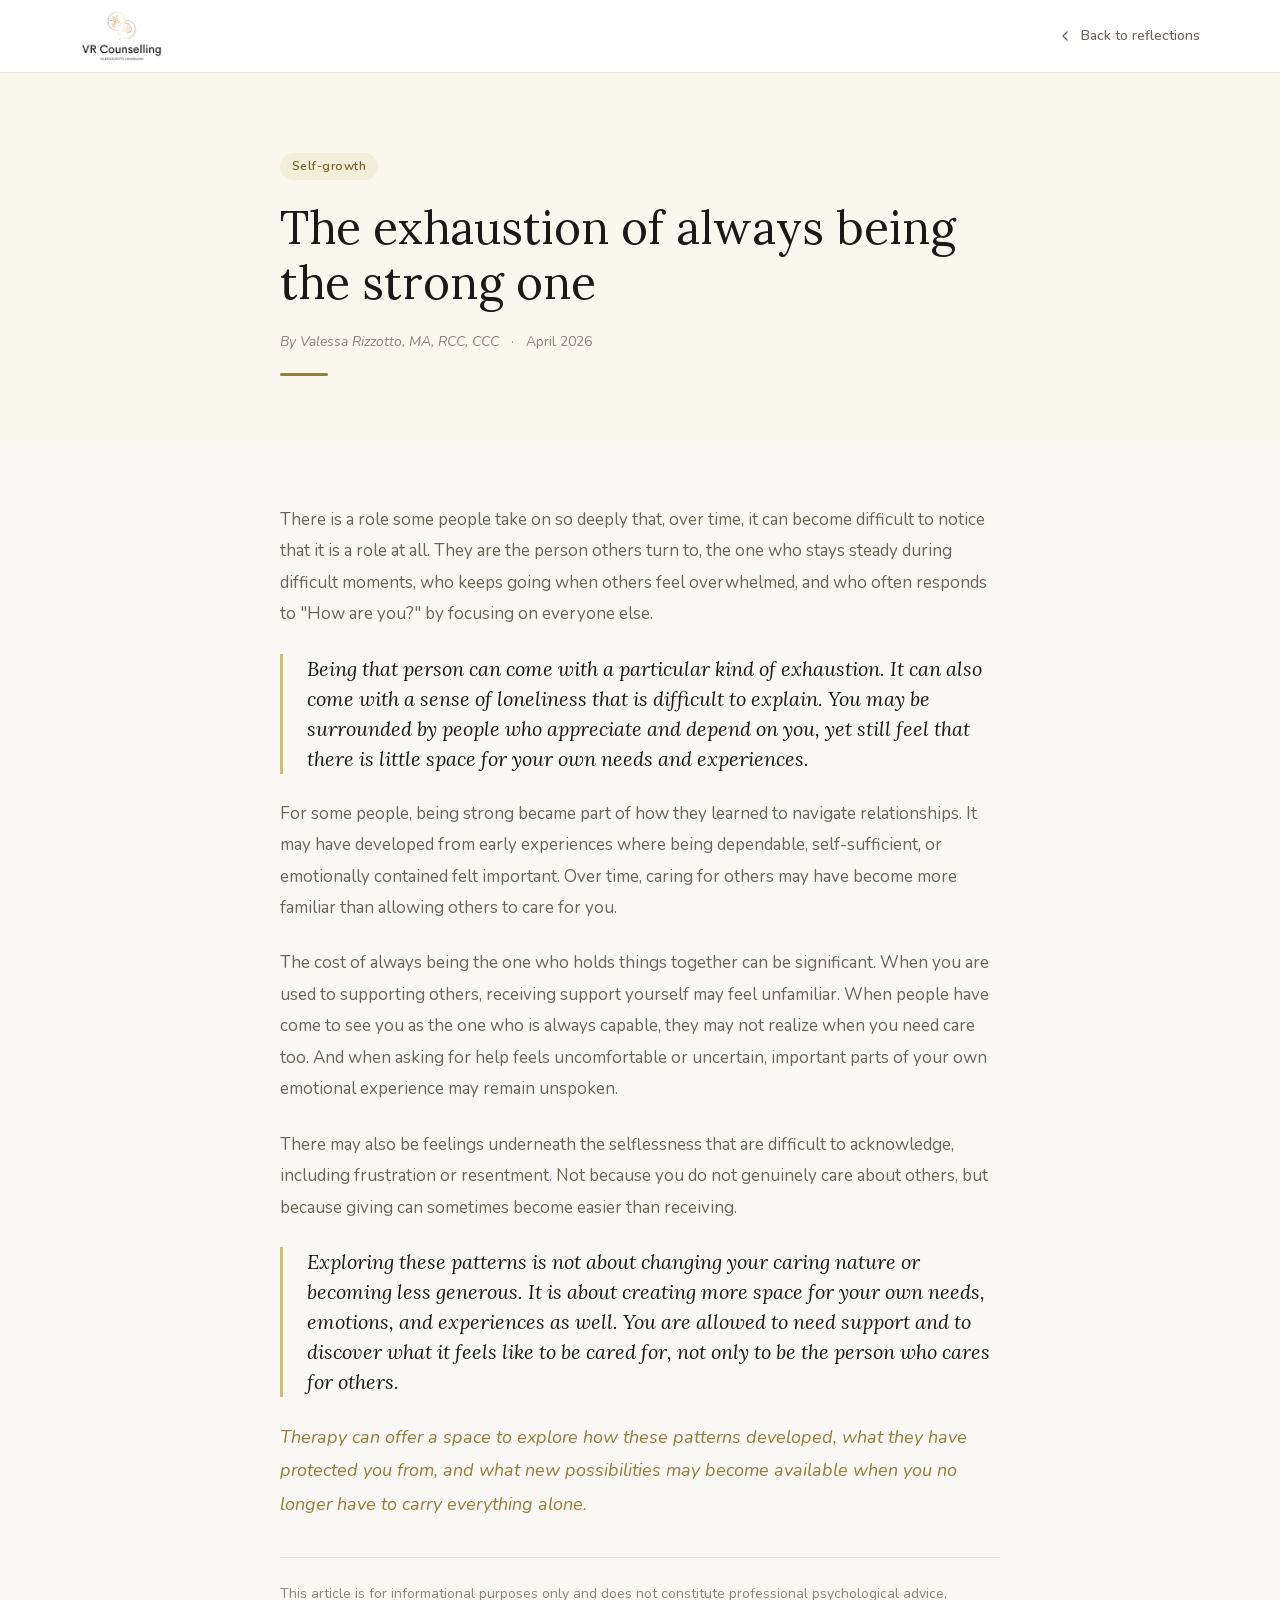
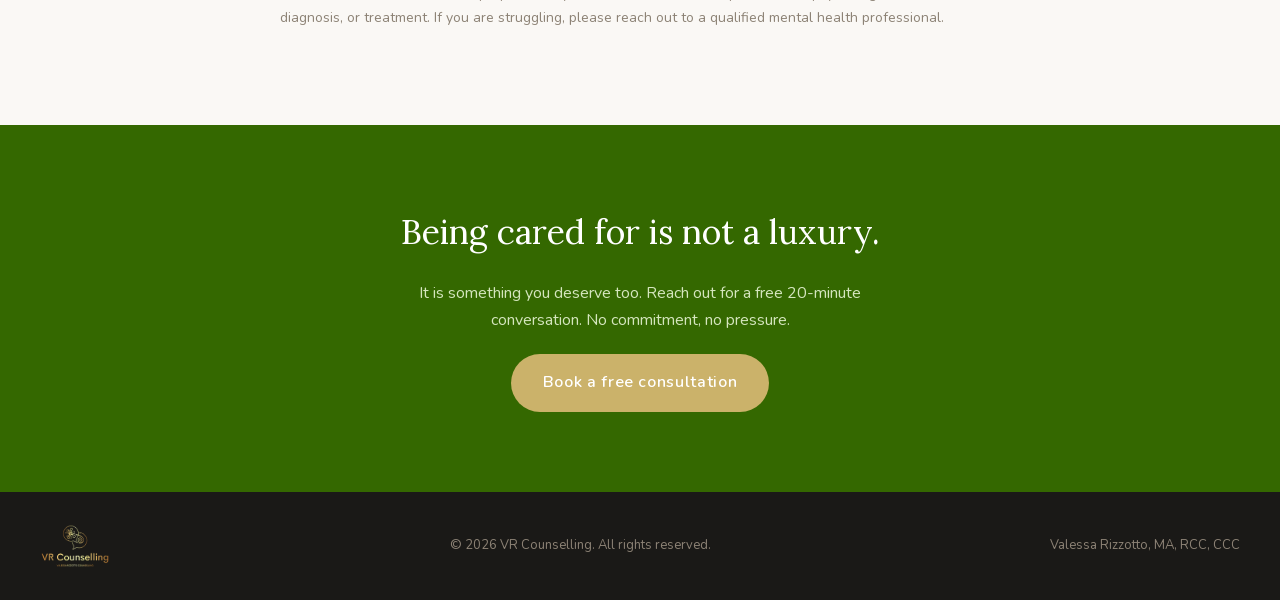
<file: blog/always-strong-one/index.html>
<!DOCTYPE html>
<html lang="en-CA">
<head>
<meta charset="utf-8">
<meta name="viewport" content="width=device-width, initial-scale=1">
<title>The exhaustion of always being the strong one | VR Counselling</title>
<meta name="description" content="Being the strong one can be exhausting and lonely. A counsellor reflects on how this role forms and what therapy can offer.">
<link rel="canonical" href="https://www.vr-counselling.ca/blog/always-strong-one/">
<meta property="og:site_name" content="VR Counselling">
<meta property="og:type" content="article">
<meta property="og:title" content="The exhaustion of always being the strong one | VR Counselling">
<meta property="og:description" content="Being the strong one can be exhausting and lonely. A counsellor reflects on how this role forms and what therapy can offer.">
<meta property="og:url" content="https://www.vr-counselling.ca/blog/always-strong-one/">
<meta property="og:image" content="https://www.vr-counselling.ca/assets/img/og-default.jpg">
<meta property="og:image:width" content="1200">
<meta property="og:image:height" content="630">
<meta property="og:locale" content="en_CA">
<meta name="twitter:card" content="summary_large_image">
<meta name="twitter:title" content="The exhaustion of always being the strong one | VR Counselling">
<meta name="twitter:description" content="Being the strong one can be exhausting and lonely. A counsellor reflects on how this role forms and what therapy can offer.">
<meta name="twitter:image" content="https://www.vr-counselling.ca/assets/img/og-default.jpg">
<link rel="icon" href="/favicon.svg" type="image/svg+xml">
<link rel="icon" href="/favicon.ico" sizes="48x48">
<link rel="apple-touch-icon" href="/apple-touch-icon.png">
<link rel="stylesheet" href="/assets/css/site.css">
<link rel="stylesheet" href="/assets/css/inner.css">
<style>
* { margin: 0; padding: 0; box-sizing: border-box; }
    html { scroll-behavior: smooth; }
    body { background: var(--surface-page); color: var(--text-primary); font-family: var(--font-sans); line-height: 1.6; -webkit-font-smoothing: antialiased; }
    a { text-decoration: none; color: inherit; }
    img { max-width: 100%; display: block; }
    @media (max-width: 767px) {
      .blog-header-inner { padding: 0 20px !important; height: 64px !important; }
      .blog-hero { padding: 40px 20px 32px !important; }
      .blog-hero h1 { font-size: clamp(24px, 7vw, 34px) !important; }
      .blog-article { padding: 32px 20px 48px !important; }
      .blog-content { font-size: 16px !important; gap: 18px !important; }
      .blog-cta { padding: 48px 20px !important; }
      .blog-cta h2 { font-size: 24px !important; }
      .blog-footer-inner { flex-direction: column !important; gap: 10px !important; text-align: center !important; }
    }
    @media (min-width: 768px) and (max-width: 1023px) {
      .blog-header-inner { padding: 0 32px !important; }
      .blog-hero { padding: 60px 32px 48px !important; }
      .blog-article { padding: 48px 32px 72px !important; }
      .blog-cta { padding: 60px 32px !important; }
    }
</style>
<script type="application/ld+json">
{
  "@context": "https://schema.org",
  "@type": "Article",
  "headline": "The exhaustion of always being the strong one",
  "description": "Being the strong one can be exhausting and lonely. A counsellor reflects on how this role forms and what therapy can offer.",
  "inLanguage": "en-CA",
  "datePublished": "2026-04-15",
  "articleSection": "Self-growth",
  "author": {
    "@type": "Person",
    "name": "Valessa Rizzotto",
    "jobTitle": "Registered Clinical Counsellor",
    "url": "https://www.vr-counselling.ca/",
    "sameAs": [
      "https://www.psychologytoday.com/ca/therapists/valessa-rizzotto-vancouver-bc/1222510",
      "https://bcacc.ca/counsellors/valessa-rizzotto/"
    ]
  },
  "publisher": {
    "@type": "Organization",
    "name": "VR Counselling",
    "url": "https://www.vr-counselling.ca/",
    "logo": {
      "@type": "ImageObject",
      "url": "https://www.vr-counselling.ca/assets/img/vr-counselling-logo.webp"
    }
  },
  "mainEntityOfPage": {
    "@type": "WebPage",
    "@id": "https://www.vr-counselling.ca/blog/always-strong-one/"
  },
  "image": "https://www.vr-counselling.ca/assets/img/og-default.jpg"
}
</script>
<script type="application/ld+json">
{
  "@context": "https://schema.org",
  "@type": "BreadcrumbList",
  "itemListElement": [
    {
      "@type": "ListItem",
      "position": 1,
      "name": "Home",
      "item": "https://www.vr-counselling.ca/"
    },
    {
      "@type": "ListItem",
      "position": 2,
      "name": "Reflections",
      "item": "https://www.vr-counselling.ca/blog/"
    },
    {
      "@type": "ListItem",
      "position": 3,
      "name": "The exhaustion of always being the strong one",
      "item": "https://www.vr-counselling.ca/blog/always-strong-one/"
    }
  ]
}
</script>
</head>
<body>
<a class="skip-link" href="#main">Skip to main content</a>
<!-- HEADER -->
<header style="position: sticky; top: 0; z-index: 100; background: var(--neutral-0); border-bottom: 1px solid var(--border-default);">
  <div class="blog-header-inner" style="max-width: 1200px; margin: 0 auto; display: flex; align-items: center; justify-content: space-between; height: 72px; padding: 0 40px;">
    <a href="/">
      <img src="/assets/img/vr-counselling-logo.webp" alt="VR Counselling | Valessa Rizzotto, MA, RCC" style="height: 52px;" width="720" height="450" decoding="async">
    </a>
    <a href="/blog/" style="display: inline-flex; align-items: center; gap: 8px; font-size: 14px; font-weight: 500; color: var(--text-secondary); transition: color 200ms;" class="hv1">
      <svg width="16" height="16" viewBox="0 0 24 24" fill="none" stroke="currentColor" stroke-width="2" stroke-linecap="round" stroke-linejoin="round"><path d="m15 18-6-6 6-6"></path></svg>
      Back to reflections
    </a>
  </div>
</header>

<main id="main">
<!-- HERO -->
<section class="blog-hero" style="background: var(--gold-50); padding: 80px 40px 64px;">
  <div style="max-width: 720px; margin: 0 auto; display: flex; flex-direction: column; gap: 20px;">
    <span style="display: inline-flex; align-self: flex-start; padding: 4px 12px; background: var(--gold-100); color: var(--gold-800); border-radius: 9999px; font-size: 12px; font-weight: 600; letter-spacing: 0.04em;">Self-growth</span>
    <h1 style="font-family: var(--font-serif); font-size: clamp(30px, 4vw, 46px); font-weight: 400; line-height: 1.2; color: var(--text-primary); text-wrap: pretty;">The exhaustion of always being the strong one</h1>
    <div style="display: flex; align-items: center; gap: 12px; font-size: 14px; color: var(--text-tertiary);">
      <span style="font-style: italic;">By Valessa Rizzotto, MA, RCC, CCC</span>
      <span>·</span>
      <span>April 2026</span>
    </div>
    <div style="width: 48px; height: 3px; border-radius: 2px; background: var(--gold-700);"></div>
  </div>
</section>

<!-- ARTICLE -->
<article class="blog-article" style="padding: 64px 40px 96px;">
  <div class="blog-content" style="max-width: 720px; margin: 0 auto; display: flex; flex-direction: column; gap: 24px; font-size: 17px; line-height: 1.85; color: var(--text-secondary);">

    <p>There is a role some people take on so deeply that, over time, it can become difficult to notice that it is a role at all. They are the person others turn to, the one who stays steady during difficult moments, who keeps going when others feel overwhelmed, and who often responds to "How are you?" by focusing on everyone else.</p>

    <p style="font-family: var(--font-serif); font-size: 20px; font-weight: 400; color: var(--text-primary); font-style: italic; line-height: 1.5; border-left: 3px solid var(--gold-400); padding-left: 24px;">Being that person can come with a particular kind of exhaustion. It can also come with a sense of loneliness that is difficult to explain. You may be surrounded by people who appreciate and depend on you, yet still feel that there is little space for your own needs and experiences.</p>

    <p>For some people, being strong became part of how they learned to navigate relationships. It may have developed from early experiences where being dependable, self-sufficient, or emotionally contained felt important. Over time, caring for others may have become more familiar than allowing others to care for you.</p>

    <p>The cost of always being the one who holds things together can be significant. When you are used to supporting others, receiving support yourself may feel unfamiliar. When people have come to see you as the one who is always capable, they may not realize when you need care too. And when asking for help feels uncomfortable or uncertain, important parts of your own emotional experience may remain unspoken.</p>

    <p>There may also be feelings underneath the selflessness that are difficult to acknowledge, including frustration or resentment. Not because you do not genuinely care about others, but because giving can sometimes become easier than receiving.</p>

    <p style="font-family: var(--font-serif); font-size: 20px; font-weight: 400; color: var(--text-primary); font-style: italic; line-height: 1.5; border-left: 3px solid var(--gold-400); padding-left: 24px;">Exploring these patterns is not about changing your caring nature or becoming less generous. It is about creating more space for your own needs, emotions, and experiences as well. You are allowed to need support and to discover what it feels like to be cared for, not only to be the person who cares for others.</p>

    <p style="font-style: italic; color: var(--gold-700); font-size: 18px; font-weight: 500;">Therapy can offer a space to explore how these patterns developed, what they have protected you from, and what new possibilities may become available when you no longer have to carry everything alone.</p>

    <p style="font-size: 14px; color: var(--text-tertiary); border-top: 1px solid var(--border-default); padding-top: 24px; margin-top: 12px; line-height: 1.7;">This article is for informational purposes only and does not constitute professional psychological advice, diagnosis, or treatment. If you are struggling, please reach out to a qualified mental health professional.</p>

  </div>
</article>

<!-- CTA -->
<section class="blog-hero" style="background: var(--green-500); padding: 80px 40px;">
  <div style="max-width: 720px; margin: 0 auto; text-align: center; display: flex; flex-direction: column; gap: 20px; align-items: center;">
    <h2 style="font-family: var(--font-serif); font-size: 34px; font-weight: 400; color: var(--neutral-0);">Being cared for is not a luxury.</h2>
    <p style="font-size: 16px; line-height: 1.7; color: var(--green-100); max-width: 480px; text-wrap: pretty;">It is something you deserve too. Reach out for a free 20-minute conversation. No commitment, no pressure.</p>
    <a href="https://valessa.janeapp.com/" target="_blank" rel="noopener" style="display: inline-flex; align-items: center; padding: 16px 32px; background: var(--gold-500); color: #fff; border-radius: 9999px; font-size: 16px; font-weight: 600; letter-spacing: 0.04em; transition: all 200ms;" class="hv4">Book a free consultation</a>
  </div>
</section>

<!-- FOOTER -->
</main>

<footer style="background: var(--neutral-900); padding: 32px 40px;">
  <div class="blog-footer-inner" style="max-width: 1200px; margin: 0 auto; display: flex; justify-content: space-between; align-items: center; gap: 20px;">
    <img src="/assets/img/vr-counselling-logo-white.webp" alt="VR Counselling" style="height: 44px; filter: brightness(1.3);" width="720" height="450" decoding="async" loading="lazy">
    <span style="font-size: 13px; color: var(--neutral-500);">© 2026 VR Counselling. All rights reserved.</span>
    <span style="font-size: 13px; color: var(--neutral-500);">Valessa Rizzotto, MA, RCC, CCC</span>
  </div>
</footer>
</body>
</html>
</file>
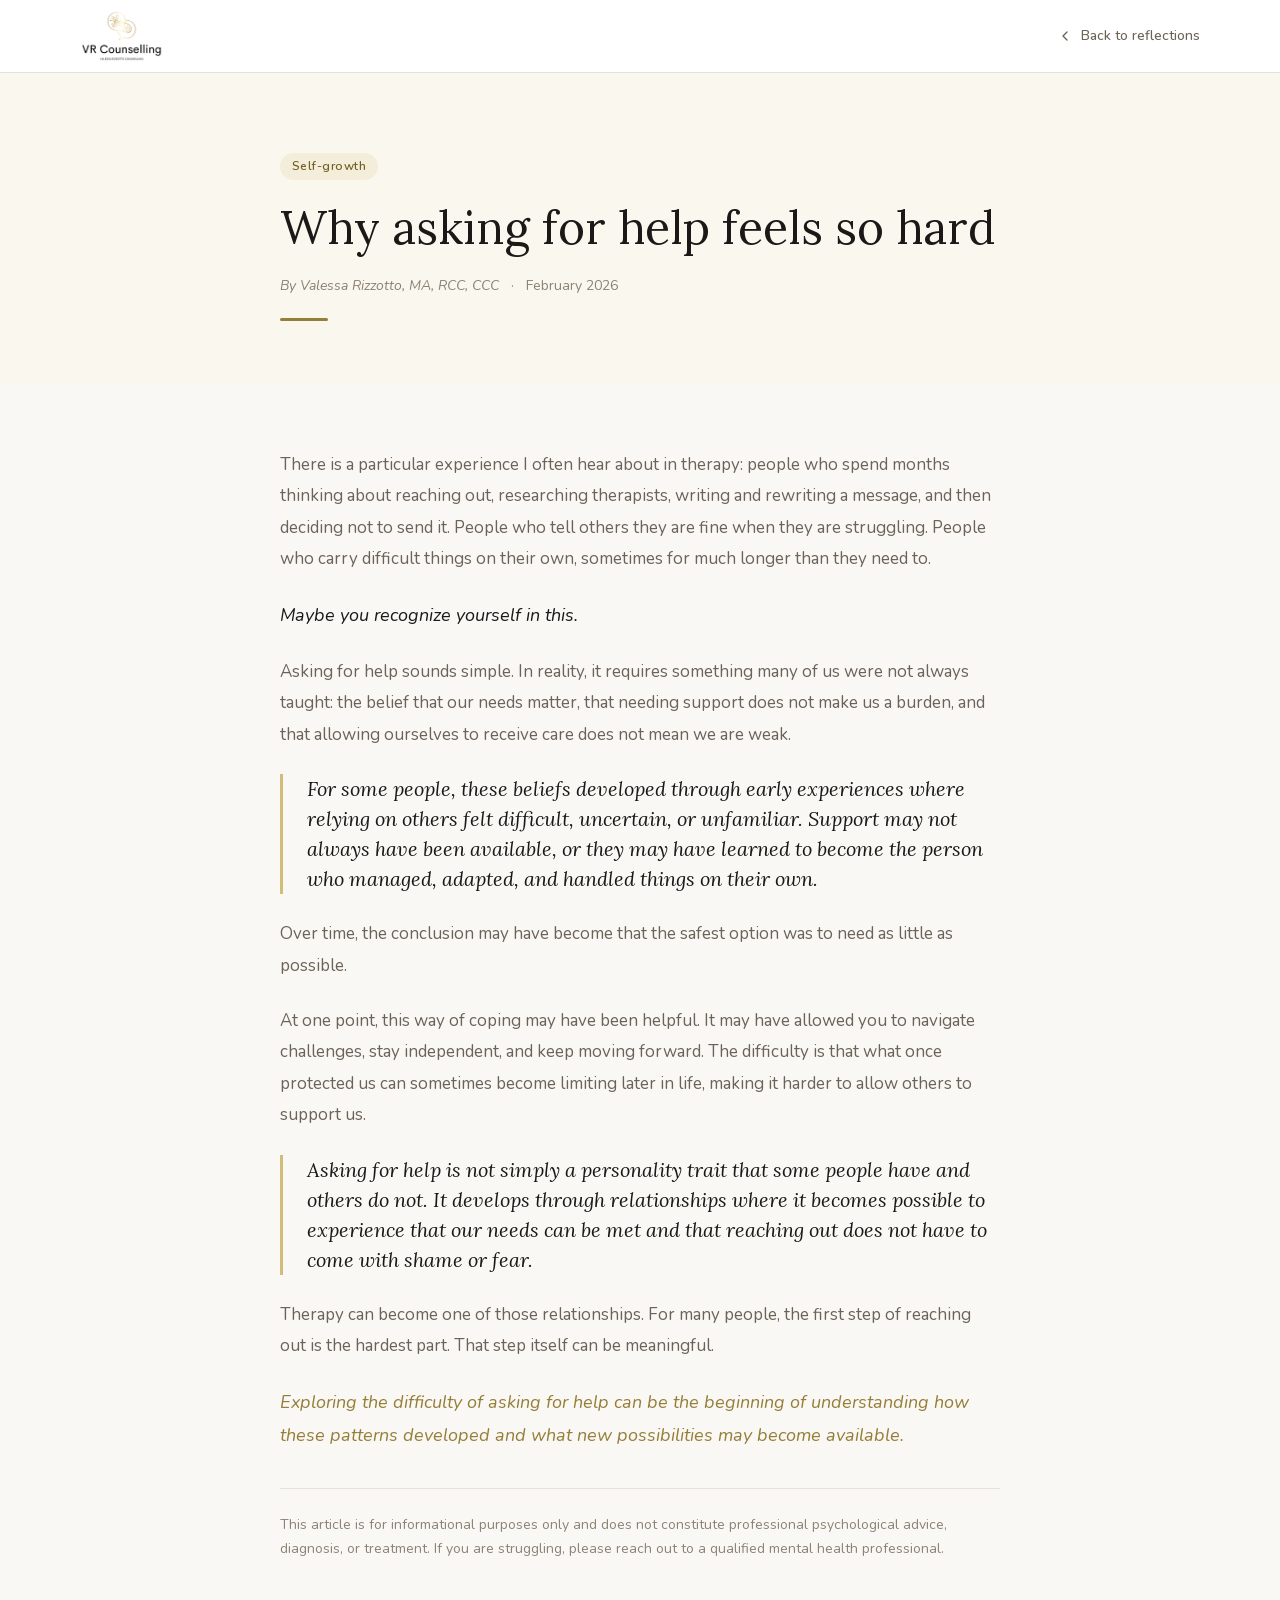
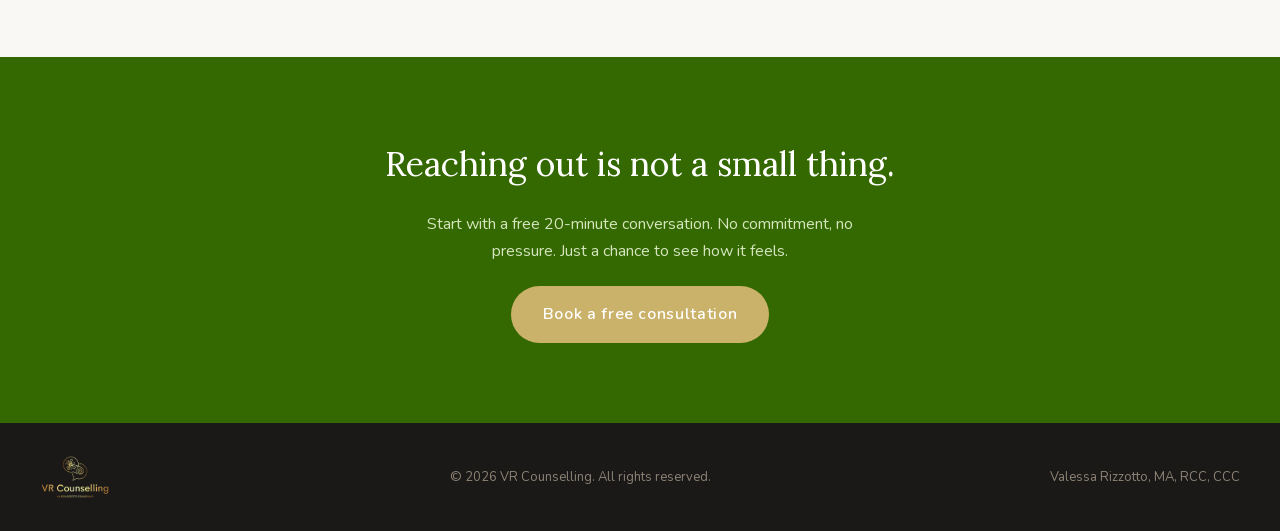
<file: blog/asking-for-help/index.html>
<!DOCTYPE html>
<html lang="en-CA">
<head>
<meta charset="utf-8">
<meta name="viewport" content="width=device-width, initial-scale=1">
<title>Why asking for help feels so hard | VR Counselling</title>
<meta name="description" content="Why reaching out for support feels so hard, and how exploring that difficulty can be the beginning of the work.">
<link rel="canonical" href="https://www.vr-counselling.ca/blog/asking-for-help/">
<meta property="og:site_name" content="VR Counselling">
<meta property="og:type" content="article">
<meta property="og:title" content="Why asking for help feels so hard | VR Counselling">
<meta property="og:description" content="Why reaching out for support feels so hard, and how exploring that difficulty can be the beginning of the work.">
<meta property="og:url" content="https://www.vr-counselling.ca/blog/asking-for-help/">
<meta property="og:image" content="https://www.vr-counselling.ca/assets/img/og-default.jpg">
<meta property="og:image:width" content="1200">
<meta property="og:image:height" content="630">
<meta property="og:locale" content="en_CA">
<meta name="twitter:card" content="summary_large_image">
<meta name="twitter:title" content="Why asking for help feels so hard | VR Counselling">
<meta name="twitter:description" content="Why reaching out for support feels so hard, and how exploring that difficulty can be the beginning of the work.">
<meta name="twitter:image" content="https://www.vr-counselling.ca/assets/img/og-default.jpg">
<link rel="icon" href="/favicon.svg" type="image/svg+xml">
<link rel="icon" href="/favicon.ico" sizes="48x48">
<link rel="apple-touch-icon" href="/apple-touch-icon.png">
<link rel="stylesheet" href="/assets/css/site.css">
<link rel="stylesheet" href="/assets/css/inner.css">
<style>
* { margin: 0; padding: 0; box-sizing: border-box; }
    html { scroll-behavior: smooth; }
    body { background: var(--surface-page); color: var(--text-primary); font-family: var(--font-sans); line-height: 1.6; -webkit-font-smoothing: antialiased; }
    a { text-decoration: none; color: inherit; }
    img { max-width: 100%; display: block; }
    @media (max-width: 767px) {
      .blog-header-inner { padding: 0 20px !important; height: 64px !important; }
      .blog-hero { padding: 40px 20px 32px !important; }
      .blog-hero h1 { font-size: clamp(24px, 7vw, 34px) !important; }
      .blog-article { padding: 32px 20px 48px !important; }
      .blog-content { font-size: 16px !important; gap: 18px !important; }
      .blog-cta { padding: 48px 20px !important; }
      .blog-cta h2 { font-size: 24px !important; }
      .blog-footer-inner { flex-direction: column !important; gap: 10px !important; text-align: center !important; }
    }
    @media (min-width: 768px) and (max-width: 1023px) {
      .blog-header-inner { padding: 0 32px !important; }
      .blog-hero { padding: 60px 32px 48px !important; }
      .blog-article { padding: 48px 32px 72px !important; }
      .blog-cta { padding: 60px 32px !important; }
    }
</style>
<script type="application/ld+json">
{
  "@context": "https://schema.org",
  "@type": "Article",
  "headline": "Why asking for help feels so hard",
  "description": "Why reaching out for support feels so hard, and how exploring that difficulty can be the beginning of the work.",
  "inLanguage": "en-CA",
  "datePublished": "2026-02-15",
  "articleSection": "Self-growth",
  "author": {
    "@type": "Person",
    "name": "Valessa Rizzotto",
    "jobTitle": "Registered Clinical Counsellor",
    "url": "https://www.vr-counselling.ca/",
    "sameAs": [
      "https://www.psychologytoday.com/ca/therapists/valessa-rizzotto-vancouver-bc/1222510",
      "https://bcacc.ca/counsellors/valessa-rizzotto/"
    ]
  },
  "publisher": {
    "@type": "Organization",
    "name": "VR Counselling",
    "url": "https://www.vr-counselling.ca/",
    "logo": {
      "@type": "ImageObject",
      "url": "https://www.vr-counselling.ca/assets/img/vr-counselling-logo.webp"
    }
  },
  "mainEntityOfPage": {
    "@type": "WebPage",
    "@id": "https://www.vr-counselling.ca/blog/asking-for-help/"
  },
  "image": "https://www.vr-counselling.ca/assets/img/og-default.jpg"
}
</script>
<script type="application/ld+json">
{
  "@context": "https://schema.org",
  "@type": "BreadcrumbList",
  "itemListElement": [
    {
      "@type": "ListItem",
      "position": 1,
      "name": "Home",
      "item": "https://www.vr-counselling.ca/"
    },
    {
      "@type": "ListItem",
      "position": 2,
      "name": "Reflections",
      "item": "https://www.vr-counselling.ca/blog/"
    },
    {
      "@type": "ListItem",
      "position": 3,
      "name": "Why asking for help feels so hard",
      "item": "https://www.vr-counselling.ca/blog/asking-for-help/"
    }
  ]
}
</script>
</head>
<body>
<a class="skip-link" href="#main">Skip to main content</a>
<!-- HEADER -->
<header style="position: sticky; top: 0; z-index: 100; background: var(--neutral-0); border-bottom: 1px solid var(--border-default);">
  <div class="blog-header-inner" style="max-width: 1200px; margin: 0 auto; display: flex; align-items: center; justify-content: space-between; height: 72px; padding: 0 40px;">
    <a href="/">
      <img src="/assets/img/vr-counselling-logo.webp" alt="VR Counselling | Valessa Rizzotto, MA, RCC" style="height: 52px;" width="720" height="450" decoding="async">
    </a>
    <a href="/blog/" style="display: inline-flex; align-items: center; gap: 8px; font-size: 14px; font-weight: 500; color: var(--text-secondary); transition: color 200ms;" class="hv1">
      <svg width="16" height="16" viewBox="0 0 24 24" fill="none" stroke="currentColor" stroke-width="2" stroke-linecap="round" stroke-linejoin="round"><path d="m15 18-6-6 6-6"></path></svg>
      Back to reflections
    </a>
  </div>
</header>

<main id="main">
<!-- HERO -->
<section class="blog-hero" style="background: var(--gold-50); padding: 80px 40px 64px;">
  <div style="max-width: 720px; margin: 0 auto; display: flex; flex-direction: column; gap: 20px;">
    <span style="display: inline-flex; align-self: flex-start; padding: 4px 12px; background: var(--gold-100); color: var(--gold-800); border-radius: 9999px; font-size: 12px; font-weight: 600; letter-spacing: 0.04em;">Self-growth</span>
    <h1 style="font-family: var(--font-serif); font-size: clamp(30px, 4vw, 46px); font-weight: 400; line-height: 1.2; color: var(--text-primary); text-wrap: pretty;">Why asking for help feels so hard</h1>
    <div style="display: flex; align-items: center; gap: 12px; font-size: 14px; color: var(--text-tertiary);">
      <span style="font-style: italic;">By Valessa Rizzotto, MA, RCC, CCC</span>
      <span>·</span>
      <span>February 2026</span>
    </div>
    <div style="width: 48px; height: 3px; border-radius: 2px; background: var(--gold-700);"></div>
  </div>
</section>

<!-- ARTICLE -->
<article class="blog-article" style="padding: 64px 40px 96px;">
  <div class="blog-content" style="max-width: 720px; margin: 0 auto; display: flex; flex-direction: column; gap: 24px; font-size: 17px; line-height: 1.85; color: var(--text-secondary);">

    <p>There is a particular experience I often hear about in therapy: people who spend months thinking about reaching out, researching therapists, writing and rewriting a message, and then deciding not to send it. People who tell others they are fine when they are struggling. People who carry difficult things on their own, sometimes for much longer than they need to.</p>

    <p style="font-style: italic; color: var(--text-primary); font-size: 18px;">Maybe you recognize yourself in this.</p>

    <p>Asking for help sounds simple. In reality, it requires something many of us were not always taught: the belief that our needs matter, that needing support does not make us a burden, and that allowing ourselves to receive care does not mean we are weak.</p>

    <p style="font-family: var(--font-serif); font-size: 20px; font-weight: 400; color: var(--text-primary); font-style: italic; line-height: 1.5; border-left: 3px solid var(--gold-400); padding-left: 24px;">For some people, these beliefs developed through early experiences where relying on others felt difficult, uncertain, or unfamiliar. Support may not always have been available, or they may have learned to become the person who managed, adapted, and handled things on their own.</p>

    <p>Over time, the conclusion may have become that the safest option was to need as little as possible.</p>

    <p>At one point, this way of coping may have been helpful. It may have allowed you to navigate challenges, stay independent, and keep moving forward. The difficulty is that what once protected us can sometimes become limiting later in life, making it harder to allow others to support us.</p>

    <p style="font-family: var(--font-serif); font-size: 20px; font-weight: 400; color: var(--text-primary); font-style: italic; line-height: 1.5; border-left: 3px solid var(--gold-400); padding-left: 24px;">Asking for help is not simply a personality trait that some people have and others do not. It develops through relationships where it becomes possible to experience that our needs can be met and that reaching out does not have to come with shame or fear.</p>

    <p>Therapy can become one of those relationships. For many people, the first step of reaching out is the hardest part. That step itself can be meaningful.</p>

    <p style="font-style: italic; color: var(--gold-700); font-size: 18px; font-weight: 500;">Exploring the difficulty of asking for help can be the beginning of understanding how these patterns developed and what new possibilities may become available.</p>

    <p style="font-size: 14px; color: var(--text-tertiary); border-top: 1px solid var(--border-default); padding-top: 24px; margin-top: 12px; line-height: 1.7;">This article is for informational purposes only and does not constitute professional psychological advice, diagnosis, or treatment. If you are struggling, please reach out to a qualified mental health professional.</p>

  </div>
</article>

<!-- CTA -->
<section class="blog-hero" style="background: var(--green-500); padding: 80px 40px;">
  <div style="max-width: 720px; margin: 0 auto; text-align: center; display: flex; flex-direction: column; gap: 20px; align-items: center;">
    <h2 style="font-family: var(--font-serif); font-size: 34px; font-weight: 400; color: var(--neutral-0);">Reaching out is not a small thing.</h2>
    <p style="font-size: 16px; line-height: 1.7; color: var(--green-100); max-width: 480px; text-wrap: pretty;">Start with a free 20-minute conversation. No commitment, no pressure. Just a chance to see how it feels.</p>
    <a href="https://valessa.janeapp.com/" target="_blank" rel="noopener" style="display: inline-flex; align-items: center; padding: 16px 32px; background: var(--gold-500); color: #fff; border-radius: 9999px; font-size: 16px; font-weight: 600; letter-spacing: 0.04em; transition: all 200ms;" class="hv4">Book a free consultation</a>
  </div>
</section>

<!-- FOOTER -->
</main>

<footer style="background: var(--neutral-900); padding: 32px 40px;">
  <div class="blog-footer-inner" style="max-width: 1200px; margin: 0 auto; display: flex; justify-content: space-between; align-items: center; gap: 20px;">
    <img src="/assets/img/vr-counselling-logo-white.webp" alt="VR Counselling" style="height: 44px; filter: brightness(1.3);" width="720" height="450" decoding="async" loading="lazy">
    <span style="font-size: 13px; color: var(--neutral-500);">© 2026 VR Counselling. All rights reserved.</span>
    <span style="font-size: 13px; color: var(--neutral-500);">Valessa Rizzotto, MA, RCC, CCC</span>
  </div>
</footer>
</body>
</html>
</file>
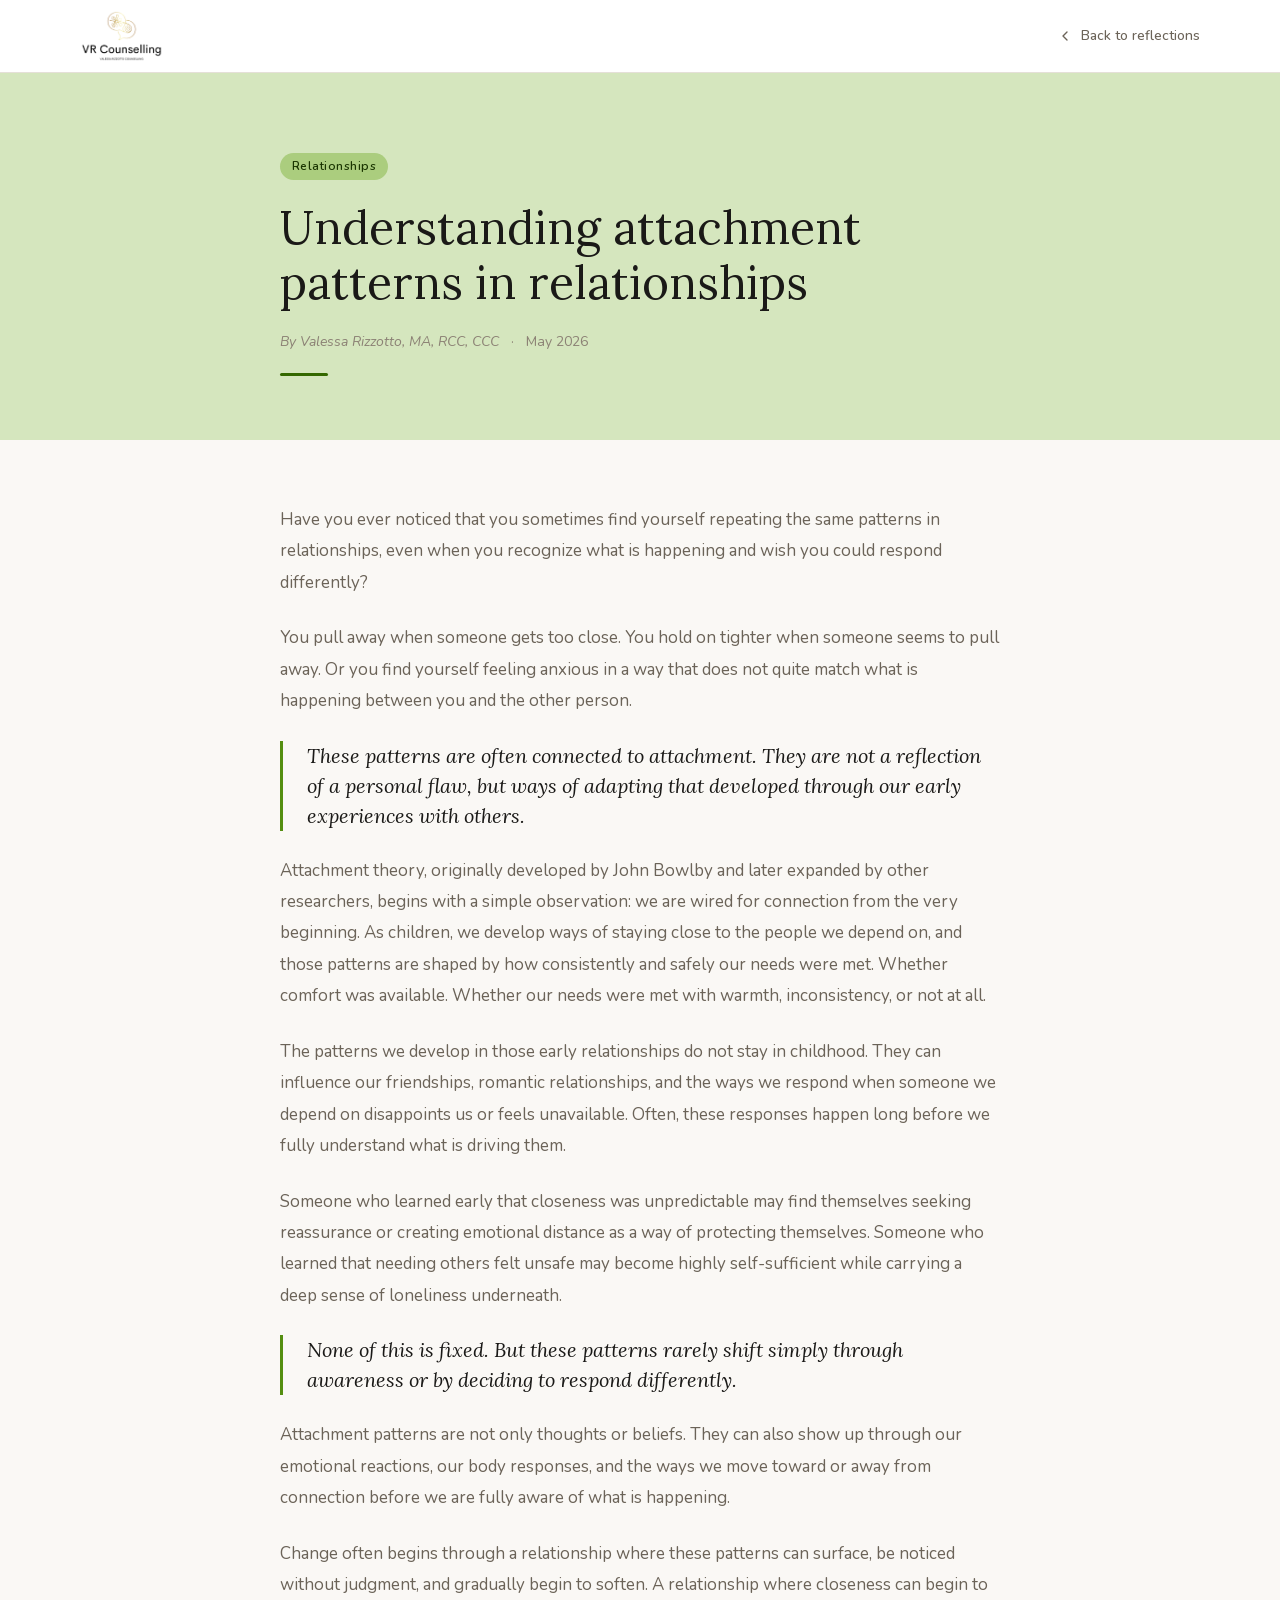
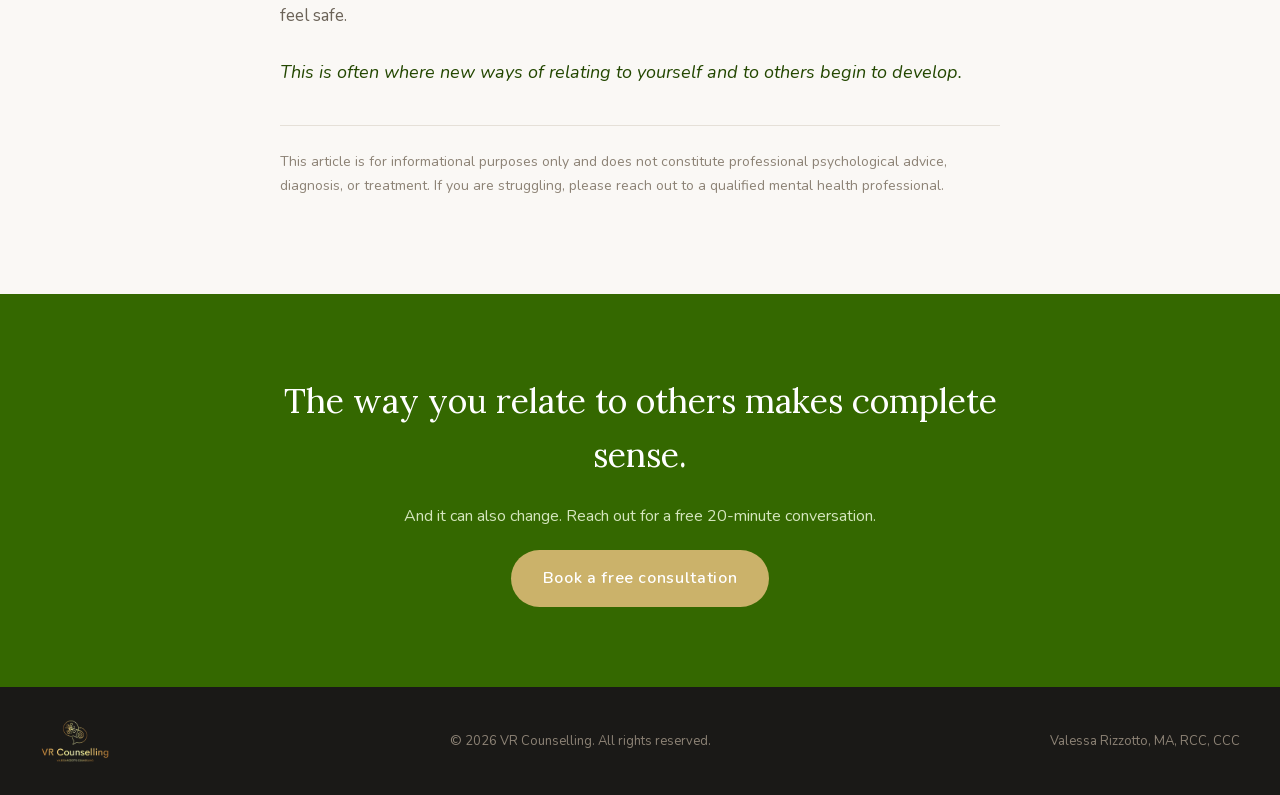
<file: blog/attachment-patterns/index.html>
<!DOCTYPE html>
<html lang="en-CA">
<head>
<meta charset="utf-8">
<meta name="viewport" content="width=device-width, initial-scale=1">
<title>Understanding attachment patterns in relationships | VR Counselling</title>
<meta name="description" content="Why we repeat the same patterns in relationships, and how early attachment experiences shape the way we connect.">
<link rel="canonical" href="https://www.vr-counselling.ca/blog/attachment-patterns/">
<meta property="og:site_name" content="VR Counselling">
<meta property="og:type" content="article">
<meta property="og:title" content="Understanding attachment patterns in relationships | VR Counselling">
<meta property="og:description" content="Why we repeat the same patterns in relationships, and how early attachment experiences shape the way we connect.">
<meta property="og:url" content="https://www.vr-counselling.ca/blog/attachment-patterns/">
<meta property="og:image" content="https://www.vr-counselling.ca/assets/img/og-default.jpg">
<meta property="og:image:width" content="1200">
<meta property="og:image:height" content="630">
<meta property="og:locale" content="en_CA">
<meta name="twitter:card" content="summary_large_image">
<meta name="twitter:title" content="Understanding attachment patterns in relationships | VR Counselling">
<meta name="twitter:description" content="Why we repeat the same patterns in relationships, and how early attachment experiences shape the way we connect.">
<meta name="twitter:image" content="https://www.vr-counselling.ca/assets/img/og-default.jpg">
<link rel="icon" href="/favicon.svg" type="image/svg+xml">
<link rel="icon" href="/favicon.ico" sizes="48x48">
<link rel="apple-touch-icon" href="/apple-touch-icon.png">
<link rel="stylesheet" href="/assets/css/site.css">
<link rel="stylesheet" href="/assets/css/inner.css">
<style>
* { margin: 0; padding: 0; box-sizing: border-box; }
    html { scroll-behavior: smooth; }
    body { background: var(--surface-page); color: var(--text-primary); font-family: var(--font-sans); line-height: 1.6; -webkit-font-smoothing: antialiased; }
    a { text-decoration: none; color: inherit; }
    img { max-width: 100%; display: block; }
    @media (max-width: 767px) {
      .blog-header-inner { padding: 0 20px !important; height: 64px !important; }
      .blog-hero { padding: 40px 20px 32px !important; }
      .blog-hero h1 { font-size: clamp(24px, 7vw, 34px) !important; }
      .blog-article { padding: 32px 20px 48px !important; }
      .blog-content { font-size: 16px !important; gap: 18px !important; }
      .blog-cta { padding: 48px 20px !important; }
      .blog-cta h2 { font-size: 24px !important; }
      .blog-footer { padding: 20px !important; }
      .blog-footer-inner { flex-direction: column !important; gap: 10px !important; text-align: center !important; }
    }
    @media (min-width: 768px) and (max-width: 1023px) {
      .blog-header-inner { padding: 0 32px !important; }
      .blog-hero { padding: 60px 32px 48px !important; }
      .blog-article { padding: 48px 32px 72px !important; }
      .blog-cta { padding: 60px 32px !important; }
      .blog-footer { padding: 24px 32px !important; }
    }
</style>
<script type="application/ld+json">
{
  "@context": "https://schema.org",
  "@type": "Article",
  "headline": "Understanding attachment patterns in relationships",
  "description": "Why we repeat the same patterns in relationships, and how early attachment experiences shape the way we connect.",
  "inLanguage": "en-CA",
  "datePublished": "2026-05-15",
  "articleSection": "Relationships",
  "author": {
    "@type": "Person",
    "name": "Valessa Rizzotto",
    "jobTitle": "Registered Clinical Counsellor",
    "url": "https://www.vr-counselling.ca/",
    "sameAs": [
      "https://www.psychologytoday.com/ca/therapists/valessa-rizzotto-vancouver-bc/1222510",
      "https://bcacc.ca/counsellors/valessa-rizzotto/"
    ]
  },
  "publisher": {
    "@type": "Organization",
    "name": "VR Counselling",
    "url": "https://www.vr-counselling.ca/",
    "logo": {
      "@type": "ImageObject",
      "url": "https://www.vr-counselling.ca/assets/img/vr-counselling-logo.webp"
    }
  },
  "mainEntityOfPage": {
    "@type": "WebPage",
    "@id": "https://www.vr-counselling.ca/blog/attachment-patterns/"
  },
  "image": "https://www.vr-counselling.ca/assets/img/og-default.jpg"
}
</script>
<script type="application/ld+json">
{
  "@context": "https://schema.org",
  "@type": "BreadcrumbList",
  "itemListElement": [
    {
      "@type": "ListItem",
      "position": 1,
      "name": "Home",
      "item": "https://www.vr-counselling.ca/"
    },
    {
      "@type": "ListItem",
      "position": 2,
      "name": "Reflections",
      "item": "https://www.vr-counselling.ca/blog/"
    },
    {
      "@type": "ListItem",
      "position": 3,
      "name": "Understanding attachment patterns in relationships",
      "item": "https://www.vr-counselling.ca/blog/attachment-patterns/"
    }
  ]
}
</script>
</head>
<body>
<a class="skip-link" href="#main">Skip to main content</a>
<!-- HEADER -->
<header style="position: sticky; top: 0; z-index: 100; background: var(--neutral-0); border-bottom: 1px solid var(--border-default);">
  <div class="blog-header-inner" style="max-width: 1200px; margin: 0 auto; display: flex; align-items: center; justify-content: space-between; height: 72px; padding: 0 40px;">
    <a href="/">
      <img src="/assets/img/vr-counselling-logo.webp" alt="VR Counselling | Valessa Rizzotto, MA, RCC" style="height: 52px;" width="720" height="450" decoding="async">
    </a>
    <a href="/blog/" style="display: inline-flex; align-items: center; gap: 8px; font-size: 14px; font-weight: 500; color: var(--text-secondary); transition: color 200ms;" class="hv1">
      <svg width="16" height="16" viewBox="0 0 24 24" fill="none" stroke="currentColor" stroke-width="2" stroke-linecap="round" stroke-linejoin="round"><path d="m15 18-6-6 6-6"></path></svg>
      Back to reflections
    </a>
  </div>
</header>

<main id="main">
<!-- HERO -->
<section class="blog-hero" style="background: var(--green-100); padding: 80px 40px 64px;">
  <div style="max-width: 720px; margin: 0 auto; display: flex; flex-direction: column; gap: 20px;">
    <span style="display: inline-flex; align-self: flex-start; padding: 4px 12px; background: var(--green-200); color: var(--green-800); border-radius: 9999px; font-size: 12px; font-weight: 600; letter-spacing: 0.04em;">Relationships</span>
    <h1 style="font-family: var(--font-serif); font-size: clamp(30px, 4vw, 46px); font-weight: 400; line-height: 1.2; color: var(--text-primary); text-wrap: pretty;">Understanding attachment patterns in relationships</h1>
    <div style="display: flex; align-items: center; gap: 12px; font-size: 14px; color: var(--text-tertiary);">
      <span style="font-style: italic;">By Valessa Rizzotto, MA, RCC, CCC</span>
      <span>·</span>
      <span>May 2026</span>
    </div>
    <div style="width: 48px; height: 3px; border-radius: 2px; background: var(--green-500);"></div>
  </div>
</section>

<!-- ARTICLE -->
<article class="blog-article" style="padding: 64px 40px 96px;">
  <div class="blog-content" style="max-width: 720px; margin: 0 auto; display: flex; flex-direction: column; gap: 24px; font-size: 17px; line-height: 1.85; color: var(--text-secondary);">

    <p>Have you ever noticed that you sometimes find yourself repeating the same patterns in relationships, even when you recognize what is happening and wish you could respond differently?</p>

    <p>You pull away when someone gets too close. You hold on tighter when someone seems to pull away. Or you find yourself feeling anxious in a way that does not quite match what is happening between you and the other person.</p>

    <p style="font-family: var(--font-serif); font-size: 20px; font-weight: 400; color: var(--text-primary); font-style: italic; line-height: 1.5; border-left: 3px solid var(--green-400); padding-left: 24px;">These patterns are often connected to attachment. They are not a reflection of a personal flaw, but ways of adapting that developed through our early experiences with others.</p>

    <p>Attachment theory, originally developed by John Bowlby and later expanded by other researchers, begins with a simple observation: we are wired for connection from the very beginning. As children, we develop ways of staying close to the people we depend on, and those patterns are shaped by how consistently and safely our needs were met. Whether comfort was available. Whether our needs were met with warmth, inconsistency, or not at all.</p>

    <p>The patterns we develop in those early relationships do not stay in childhood. They can influence our friendships, romantic relationships, and the ways we respond when someone we depend on disappoints us or feels unavailable. Often, these responses happen long before we fully understand what is driving them.</p>

    <p>Someone who learned early that closeness was unpredictable may find themselves seeking reassurance or creating emotional distance as a way of protecting themselves. Someone who learned that needing others felt unsafe may become highly self-sufficient while carrying a deep sense of loneliness underneath.</p>

    <p style="font-family: var(--font-serif); font-size: 20px; font-weight: 400; color: var(--text-primary); font-style: italic; line-height: 1.5; border-left: 3px solid var(--green-400); padding-left: 24px;">None of this is fixed. But these patterns rarely shift simply through awareness or by deciding to respond differently.</p>

    <p>Attachment patterns are not only thoughts or beliefs. They can also show up through our emotional reactions, our body responses, and the ways we move toward or away from connection before we are fully aware of what is happening.</p>

    <p>Change often begins through a relationship where these patterns can surface, be noticed without judgment, and gradually begin to soften. A relationship where closeness can begin to feel safe.</p>

    <p style="font-style: italic; color: var(--green-700); font-size: 18px; font-weight: 500;">This is often where new ways of relating to yourself and to others begin to develop.</p>

    <p style="font-size: 14px; color: var(--text-tertiary); border-top: 1px solid var(--border-default); padding-top: 24px; margin-top: 12px; line-height: 1.7;">This article is for informational purposes only and does not constitute professional psychological advice, diagnosis, or treatment. If you are struggling, please reach out to a qualified mental health professional.</p>

  </div>
</article>

<!-- CTA -->
<section class="blog-hero" style="background: var(--green-500); padding: 80px 40px;">
  <div style="max-width: 720px; margin: 0 auto; text-align: center; display: flex; flex-direction: column; gap: 20px; align-items: center;">
    <h2 style="font-family: var(--font-serif); font-size: 34px; font-weight: 400; color: var(--neutral-0);">The way you relate to others makes complete sense.</h2>
    <p style="font-size: 16px; line-height: 1.7; color: var(--green-100); max-width: 480px; text-wrap: pretty;">And it can also change. Reach out for a free 20-minute conversation.</p>
    <a href="https://valessa.janeapp.com/" target="_blank" rel="noopener" style="display: inline-flex; align-items: center; padding: 16px 32px; background: var(--gold-500); color: #fff; border-radius: 9999px; font-size: 16px; font-weight: 600; letter-spacing: 0.04em; transition: all 200ms;" class="hv4">Book a free consultation</a>
  </div>
</section>

<!-- FOOTER -->
</main>

<footer style="background: var(--neutral-900); padding: 32px 40px;">
  <div class="blog-footer-inner" style="max-width: 1200px; margin: 0 auto; display: flex; justify-content: space-between; align-items: center; gap: 20px;">
    <img src="/assets/img/vr-counselling-logo-white.webp" alt="VR Counselling" style="height: 44px; filter: brightness(1.3);" width="720" height="450" decoding="async" loading="lazy">
    <span style="font-size: 13px; color: var(--neutral-500);">© 2026 VR Counselling. All rights reserved.</span>
    <span style="font-size: 13px; color: var(--neutral-500);">Valessa Rizzotto, MA, RCC, CCC</span>
  </div>
</footer>
</body>
</html>
</file>
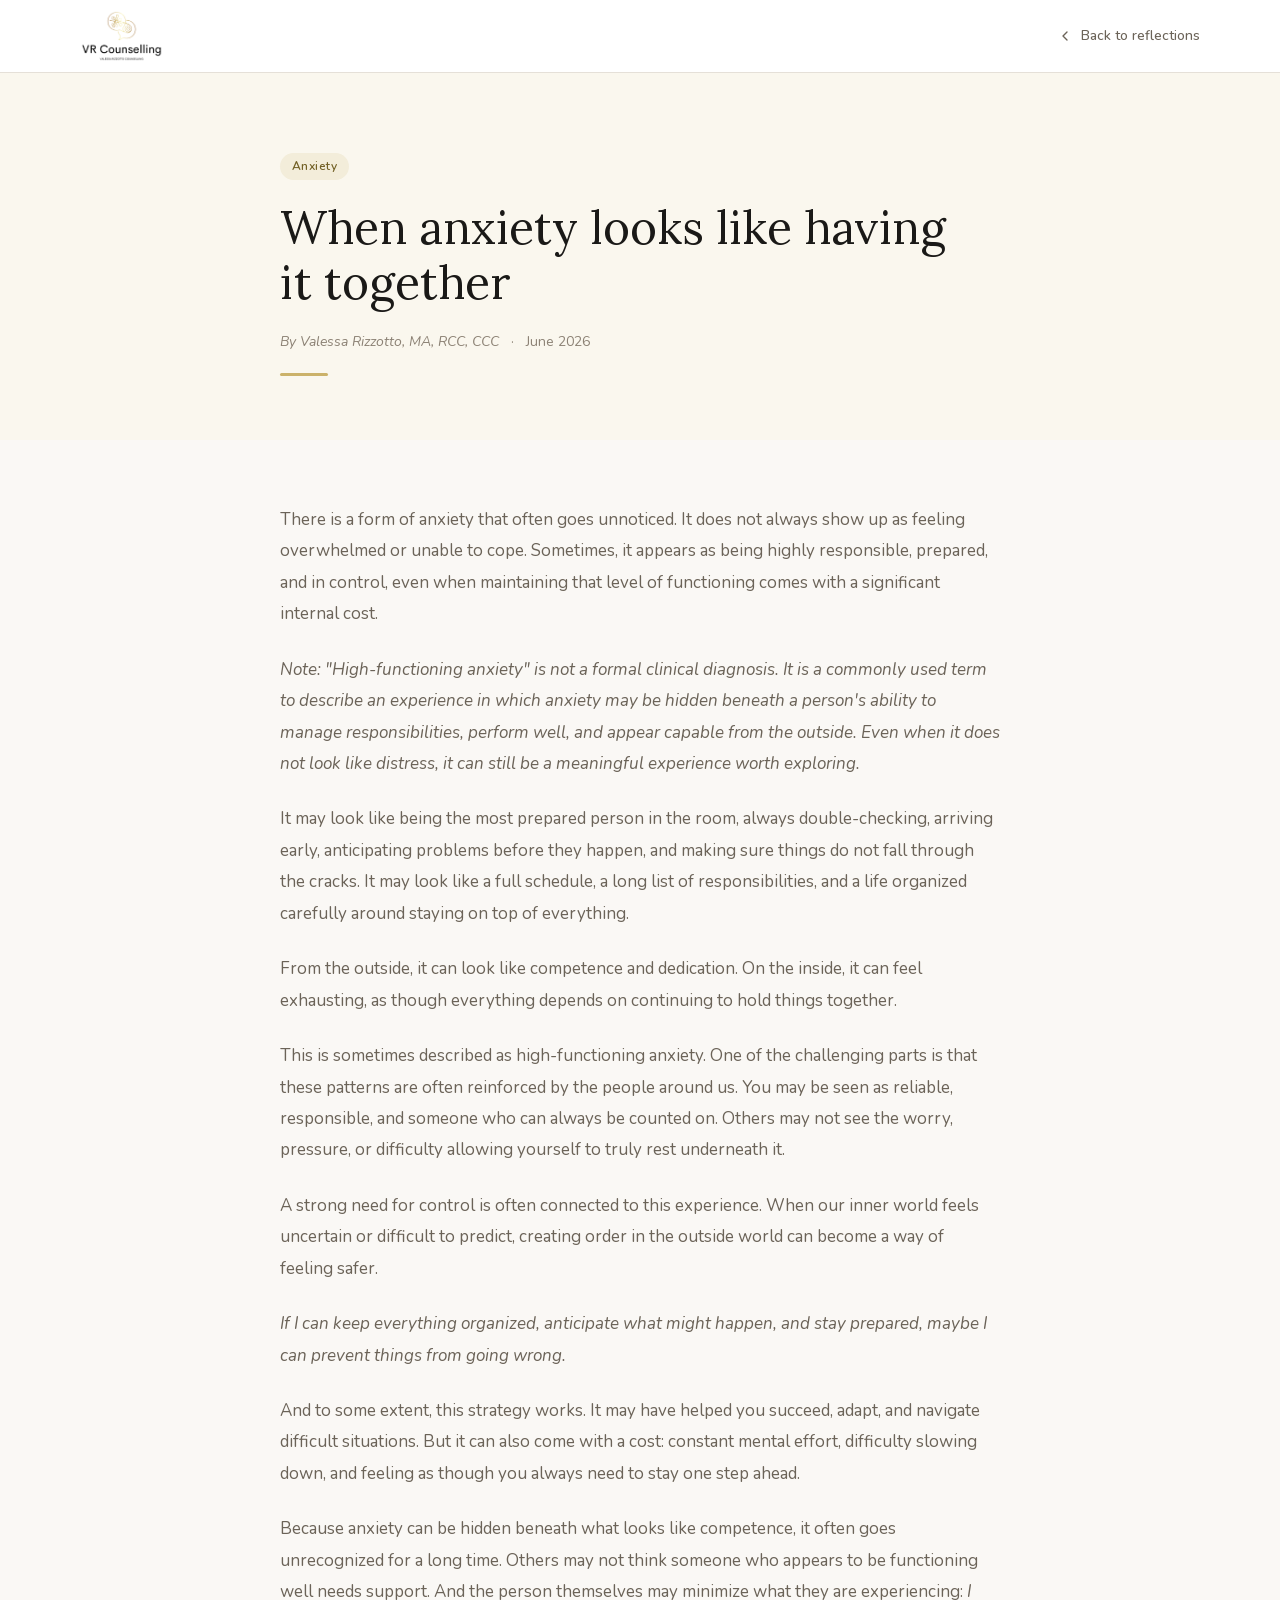
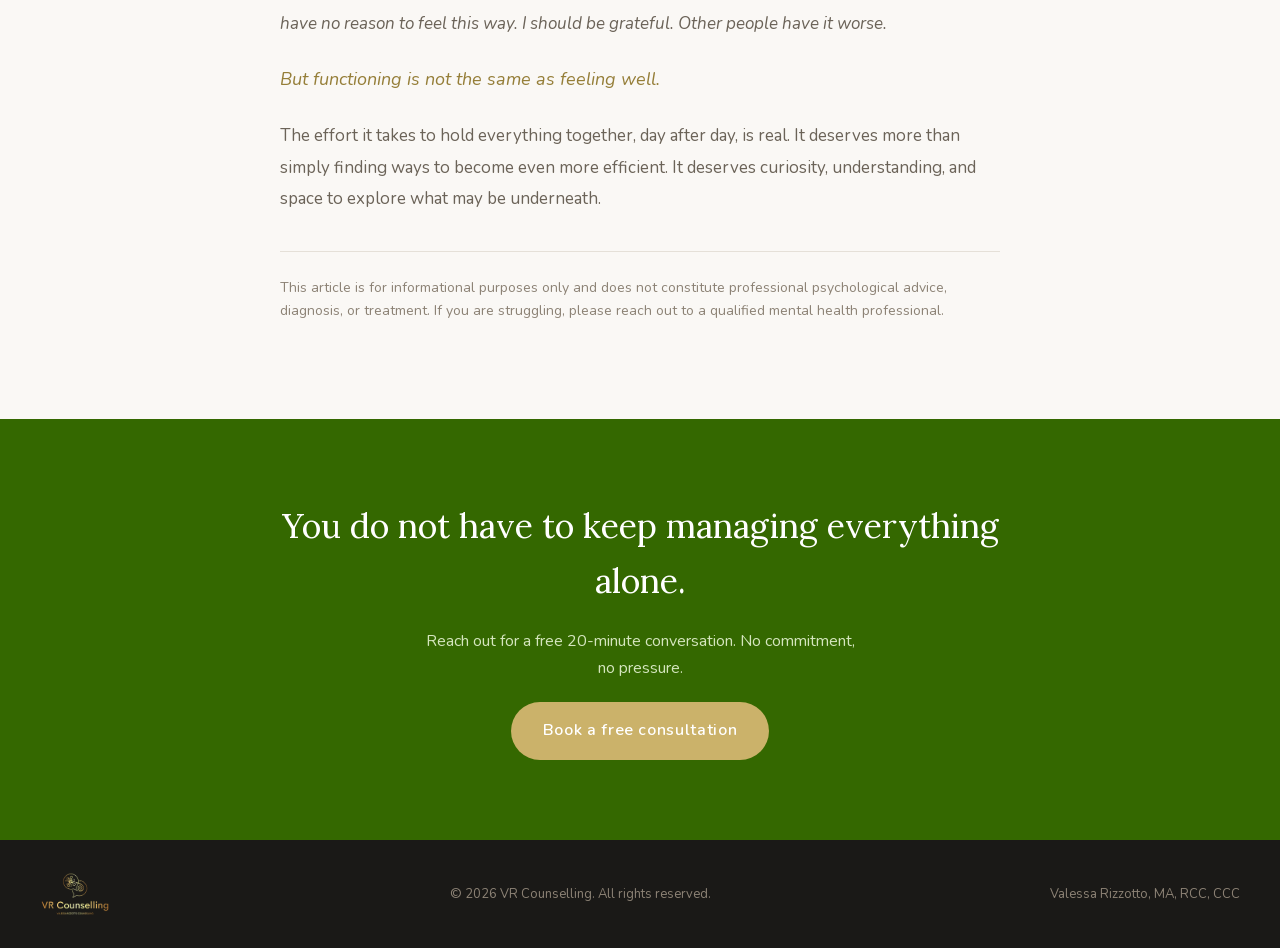
<file: blog/high-functioning-anxiety/index.html>
<!DOCTYPE html>
<html lang="en-CA">
<head>
<meta charset="utf-8">
<meta name="viewport" content="width=device-width, initial-scale=1">
<title>When anxiety looks like having it together | VR Counselling</title>
<meta name="description" content="High-functioning anxiety can hide behind competence and a full schedule. A counsellor explains what it can look like.">
<link rel="canonical" href="https://www.vr-counselling.ca/blog/high-functioning-anxiety/">
<meta property="og:site_name" content="VR Counselling">
<meta property="og:type" content="article">
<meta property="og:title" content="When anxiety looks like having it together | VR Counselling">
<meta property="og:description" content="High-functioning anxiety can hide behind competence and a full schedule. A counsellor explains what it can look like.">
<meta property="og:url" content="https://www.vr-counselling.ca/blog/high-functioning-anxiety/">
<meta property="og:image" content="https://www.vr-counselling.ca/assets/img/og-default.jpg">
<meta property="og:image:width" content="1200">
<meta property="og:image:height" content="630">
<meta property="og:locale" content="en_CA">
<meta name="twitter:card" content="summary_large_image">
<meta name="twitter:title" content="When anxiety looks like having it together | VR Counselling">
<meta name="twitter:description" content="High-functioning anxiety can hide behind competence and a full schedule. A counsellor explains what it can look like.">
<meta name="twitter:image" content="https://www.vr-counselling.ca/assets/img/og-default.jpg">
<link rel="icon" href="/favicon.svg" type="image/svg+xml">
<link rel="icon" href="/favicon.ico" sizes="48x48">
<link rel="apple-touch-icon" href="/apple-touch-icon.png">
<link rel="stylesheet" href="/assets/css/site.css">
<link rel="stylesheet" href="/assets/css/inner.css">
<style>
* { margin: 0; padding: 0; box-sizing: border-box; }
    html { scroll-behavior: smooth; }
    body { background: var(--surface-page); color: var(--text-primary); font-family: var(--font-sans); line-height: 1.6; -webkit-font-smoothing: antialiased; }
    a { text-decoration: none; color: inherit; }
    img { max-width: 100%; display: block; }
    @media (max-width: 767px) {
      .blog-header-inner { padding: 0 20px !important; height: 64px !important; }
      .blog-hero { padding: 40px 20px 32px !important; }
      .blog-hero h1 { font-size: clamp(24px, 7vw, 34px) !important; }
      .blog-article { padding: 32px 20px 48px !important; }
      .blog-content { font-size: 16px !important; gap: 18px !important; }
      .blog-cta { padding: 48px 20px !important; }
      .blog-cta h2 { font-size: 24px !important; }
      .blog-footer { padding: 20px !important; }
      .blog-footer-inner { flex-direction: column !important; gap: 10px !important; text-align: center !important; }
      .blog-tips-box { padding: 20px !important; }
    }
    @media (min-width: 768px) and (max-width: 1023px) {
      .blog-header-inner { padding: 0 32px !important; }
      .blog-hero { padding: 60px 32px 48px !important; }
      .blog-article { padding: 48px 32px 72px !important; }
      .blog-cta { padding: 60px 32px !important; }
      .blog-footer { padding: 24px 32px !important; }
    }
</style>
<script type="application/ld+json">
{
  "@context": "https://schema.org",
  "@type": "Article",
  "headline": "When anxiety looks like having it together",
  "description": "High-functioning anxiety can hide behind competence and a full schedule. A counsellor explains what it can look like.",
  "inLanguage": "en-CA",
  "datePublished": "2026-06-10",
  "articleSection": "Anxiety",
  "author": {
    "@type": "Person",
    "name": "Valessa Rizzotto",
    "jobTitle": "Registered Clinical Counsellor",
    "url": "https://www.vr-counselling.ca/",
    "sameAs": [
      "https://www.psychologytoday.com/ca/therapists/valessa-rizzotto-vancouver-bc/1222510",
      "https://bcacc.ca/counsellors/valessa-rizzotto/"
    ]
  },
  "publisher": {
    "@type": "Organization",
    "name": "VR Counselling",
    "url": "https://www.vr-counselling.ca/",
    "logo": {
      "@type": "ImageObject",
      "url": "https://www.vr-counselling.ca/assets/img/vr-counselling-logo.webp"
    }
  },
  "mainEntityOfPage": {
    "@type": "WebPage",
    "@id": "https://www.vr-counselling.ca/blog/high-functioning-anxiety/"
  },
  "image": "https://www.vr-counselling.ca/assets/img/og-default.jpg"
}
</script>
<script type="application/ld+json">
{
  "@context": "https://schema.org",
  "@type": "BreadcrumbList",
  "itemListElement": [
    {
      "@type": "ListItem",
      "position": 1,
      "name": "Home",
      "item": "https://www.vr-counselling.ca/"
    },
    {
      "@type": "ListItem",
      "position": 2,
      "name": "Reflections",
      "item": "https://www.vr-counselling.ca/blog/"
    },
    {
      "@type": "ListItem",
      "position": 3,
      "name": "When anxiety looks like having it together",
      "item": "https://www.vr-counselling.ca/blog/high-functioning-anxiety/"
    }
  ]
}
</script>
</head>
<body>
<a class="skip-link" href="#main">Skip to main content</a>
<!-- HEADER -->
<header style="position: sticky; top: 0; z-index: 100; background: var(--neutral-0); border-bottom: 1px solid var(--border-default);">
  <div class="blog-header-inner" style="max-width: 1200px; margin: 0 auto; display: flex; align-items: center; justify-content: space-between; height: 72px; padding: 0 40px;">
    <a href="/">
      <img src="/assets/img/vr-counselling-logo.webp" alt="VR Counselling | Valessa Rizzotto, MA, RCC" style="height: 52px;" width="720" height="450" decoding="async">
    </a>
    <a href="/blog/" style="display: inline-flex; align-items: center; gap: 8px; font-size: 14px; font-weight: 500; color: var(--text-secondary); transition: color 200ms;" class="hv1">
      <svg width="16" height="16" viewBox="0 0 24 24" fill="none" stroke="currentColor" stroke-width="2" stroke-linecap="round" stroke-linejoin="round"><path d="m15 18-6-6 6-6"></path></svg>
      Back to reflections
    </a>
  </div>
</header>

<main id="main">
<!-- HERO -->
<section class="blog-hero" style="background: var(--gold-50); padding: 80px 40px 64px;">
  <div style="max-width: 720px; margin: 0 auto; display: flex; flex-direction: column; gap: 20px;">
    <span style="display: inline-flex; align-self: flex-start; padding: 4px 12px; background: var(--gold-100); color: var(--gold-800); border-radius: 9999px; font-size: 12px; font-weight: 600; letter-spacing: 0.04em;">Anxiety</span>
    <h1 style="font-family: var(--font-serif); font-size: clamp(30px, 4vw, 46px); font-weight: 400; line-height: 1.2; color: var(--text-primary); text-wrap: pretty;">When anxiety looks like having it together</h1>
    <div style="display: flex; align-items: center; gap: 12px; font-size: 14px; color: var(--text-tertiary);">
      <span style="font-style: italic;">By Valessa Rizzotto, MA, RCC, CCC</span>
      <span>·</span>
      <span>June 2026</span>
    </div>
    <div style="width: 48px; height: 3px; border-radius: 2px; background: var(--gold-500);"></div>
  </div>
</section>

<!-- ARTICLE -->
<article class="blog-article" style="padding: 64px 40px 96px;">
  <div class="blog-content" style="max-width: 720px; margin: 0 auto; display: flex; flex-direction: column; gap: 24px; font-size: 17px; line-height: 1.85; color: var(--text-secondary);">

    <p>There is a form of anxiety that often goes unnoticed. It does not always show up as feeling overwhelmed or unable to cope. Sometimes, it appears as being highly responsible, prepared, and in control, even when maintaining that level of functioning comes with a significant internal cost.</p>

    <p><em>Note: "High-functioning anxiety" is not a formal clinical diagnosis. It is a commonly used term to describe an experience in which anxiety may be hidden beneath a person's ability to manage responsibilities, perform well, and appear capable from the outside. Even when it does not look like distress, it can still be a meaningful experience worth exploring.</em></p>

    <p>It may look like being the most prepared person in the room, always double-checking, arriving early, anticipating problems before they happen, and making sure things do not fall through the cracks. It may look like a full schedule, a long list of responsibilities, and a life organized carefully around staying on top of everything.</p>

    <p>From the outside, it can look like competence and dedication. On the inside, it can feel exhausting, as though everything depends on continuing to hold things together.</p>

    <p>This is sometimes described as high-functioning anxiety. One of the challenging parts is that these patterns are often reinforced by the people around us. You may be seen as reliable, responsible, and someone who can always be counted on. Others may not see the worry, pressure, or difficulty allowing yourself to truly rest underneath it.</p>

    <p>A strong need for control is often connected to this experience. When our inner world feels uncertain or difficult to predict, creating order in the outside world can become a way of feeling safer.</p>

    <p><em>If I can keep everything organized, anticipate what might happen, and stay prepared, maybe I can prevent things from going wrong.</em></p>

    <p>And to some extent, this strategy works. It may have helped you succeed, adapt, and navigate difficult situations. But it can also come with a cost: constant mental effort, difficulty slowing down, and feeling as though you always need to stay one step ahead.</p>

    <p>Because anxiety can be hidden beneath what looks like competence, it often goes unrecognized for a long time. Others may not think someone who appears to be functioning well needs support. And the person themselves may minimize what they are experiencing: <em>I have no reason to feel this way. I should be grateful. Other people have it worse.</em></p>

    <p style="font-style: italic; color: var(--gold-700); font-size: 18px; font-weight: 500;">But functioning is not the same as feeling well.</p>

    <p>The effort it takes to hold everything together, day after day, is real. It deserves more than simply finding ways to become even more efficient. It deserves curiosity, understanding, and space to explore what may be underneath.</p>

    <p style="font-size: 14px; color: var(--text-tertiary); border-top: 1px solid var(--border-default); padding-top: 24px; margin-top: 12px; line-height: 1.7;">This article is for informational purposes only and does not constitute professional psychological advice, diagnosis, or treatment. If you are struggling, please reach out to a qualified mental health professional.</p>

  </div>
</article>

<!-- CTA -->
<section class="blog-hero" style="background: var(--green-500); padding: 80px 40px;">
  <div style="max-width: 720px; margin: 0 auto; text-align: center; display: flex; flex-direction: column; gap: 20px; align-items: center;">
    <h2 style="font-family: var(--font-serif); font-size: 34px; font-weight: 400; color: var(--neutral-0);">You do not have to keep managing everything alone.</h2>
    <p style="font-size: 16px; line-height: 1.7; color: var(--green-100); max-width: 480px; text-wrap: pretty;">Reach out for a free 20-minute conversation. No commitment, no pressure.</p>
    <a href="https://valessa.janeapp.com/" target="_blank" rel="noopener" style="display: inline-flex; align-items: center; padding: 16px 32px; background: var(--gold-500); color: #fff; border-radius: 9999px; font-size: 16px; font-weight: 600; letter-spacing: 0.04em; transition: all 200ms;" class="hv4">Book a free consultation</a>
  </div>
</section>

<!-- FOOTER -->
</main>

<footer style="background: var(--neutral-900); padding: 32px 40px;">
  <div class="blog-footer-inner" style="max-width: 1200px; margin: 0 auto; display: flex; justify-content: space-between; align-items: center; gap: 20px;">
    <img src="/assets/img/vr-counselling-logo-white.webp" alt="VR Counselling" style="height: 44px; filter: brightness(1.3);" width="720" height="450" decoding="async" loading="lazy">
    <span style="font-size: 13px; color: var(--neutral-500);">© 2026 VR Counselling. All rights reserved.</span>
    <span style="font-size: 13px; color: var(--neutral-500);">Valessa Rizzotto, MA, RCC, CCC</span>
  </div>
</footer>
</body>
</html>
</file>
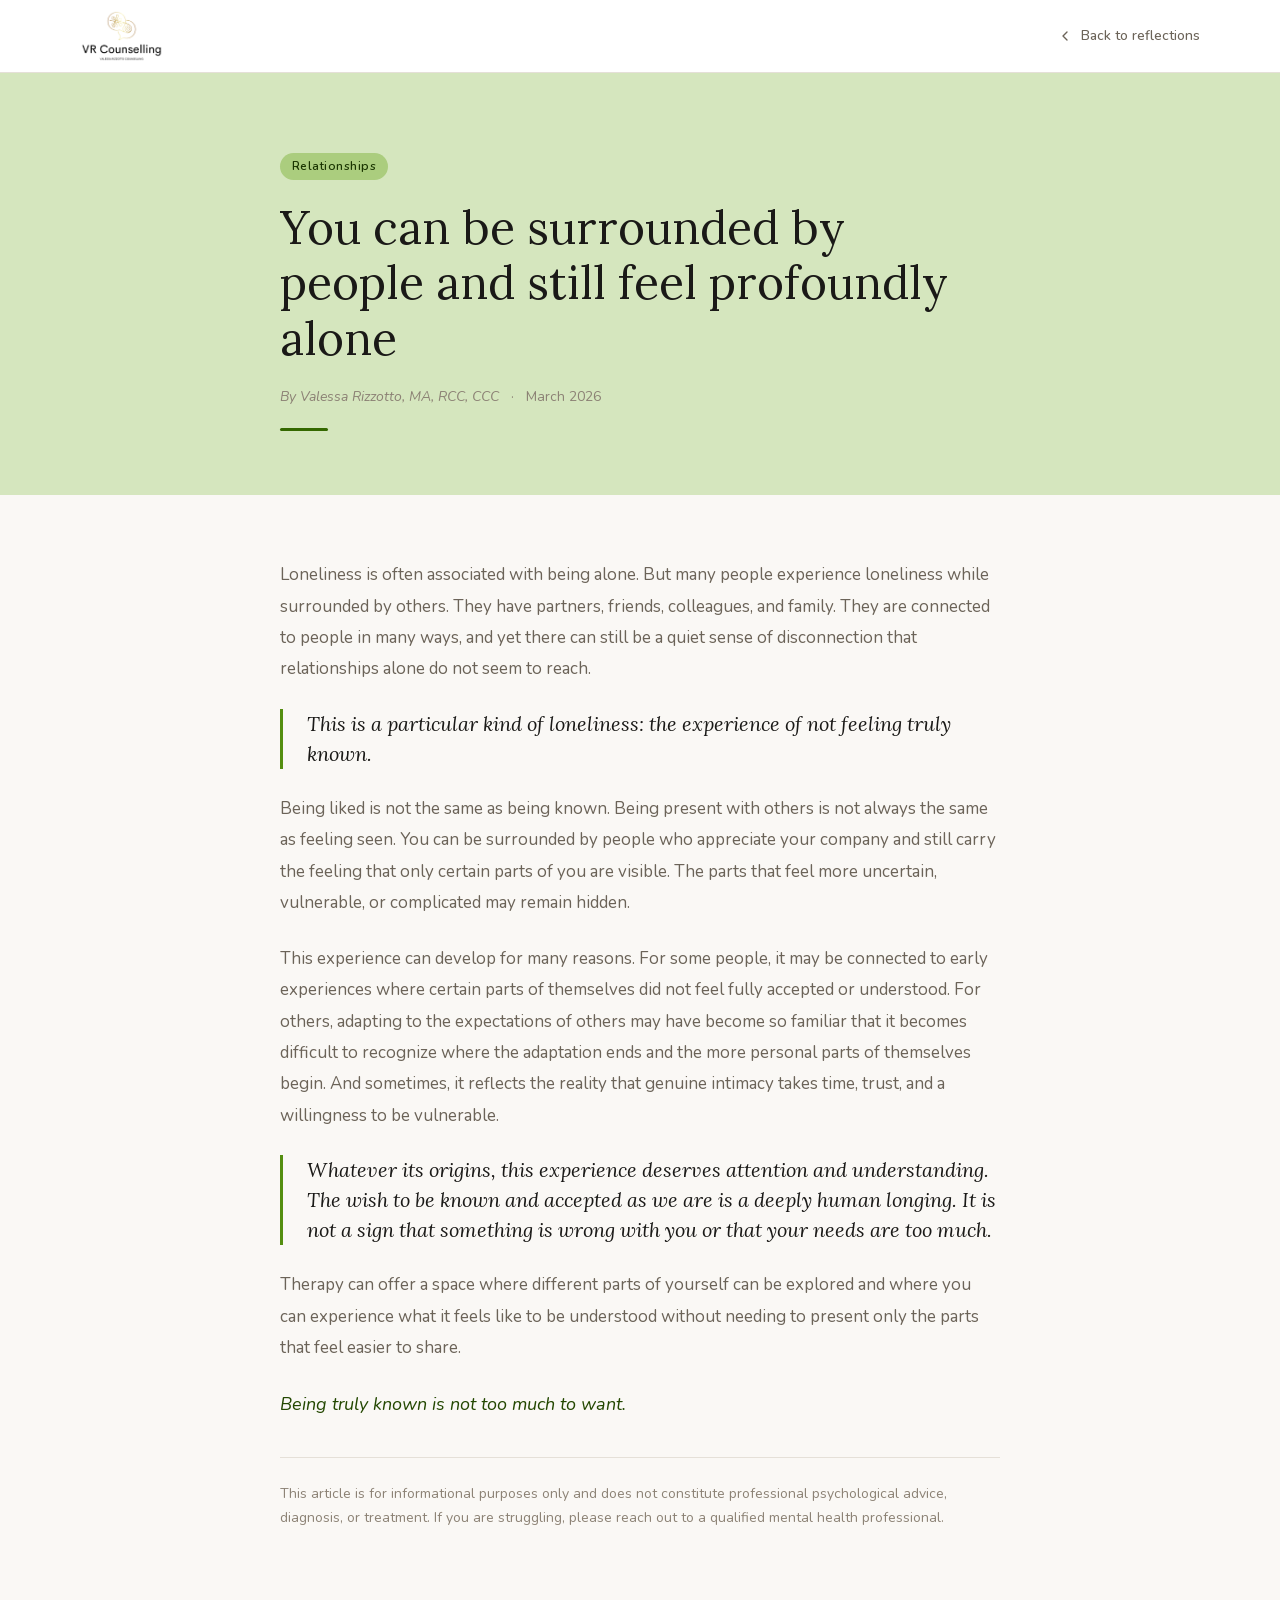
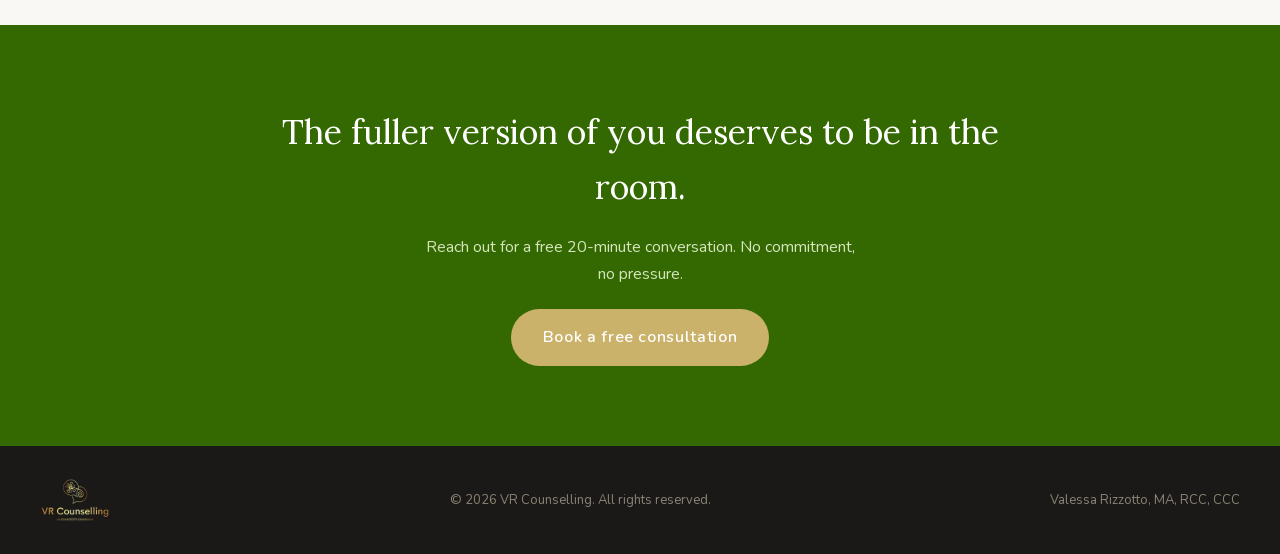
<file: blog/loneliness/index.html>
<!DOCTYPE html>
<html lang="en-CA">
<head>
<meta charset="utf-8">
<meta name="viewport" content="width=device-width, initial-scale=1">
<title>You can be surrounded by people and still feel profoundly alone | VR Counselling</title>
<meta name="description" content="You can feel lonely even when surrounded by people. A reflection on the loneliness of not feeling truly known.">
<link rel="canonical" href="https://www.vr-counselling.ca/blog/loneliness/">
<meta property="og:site_name" content="VR Counselling">
<meta property="og:type" content="article">
<meta property="og:title" content="You can be surrounded by people and still feel profoundly alone | VR Counselling">
<meta property="og:description" content="You can feel lonely even when surrounded by people. A reflection on the loneliness of not feeling truly known.">
<meta property="og:url" content="https://www.vr-counselling.ca/blog/loneliness/">
<meta property="og:image" content="https://www.vr-counselling.ca/assets/img/og-default.jpg">
<meta property="og:image:width" content="1200">
<meta property="og:image:height" content="630">
<meta property="og:locale" content="en_CA">
<meta name="twitter:card" content="summary_large_image">
<meta name="twitter:title" content="You can be surrounded by people and still feel profoundly alone | VR Counselling">
<meta name="twitter:description" content="You can feel lonely even when surrounded by people. A reflection on the loneliness of not feeling truly known.">
<meta name="twitter:image" content="https://www.vr-counselling.ca/assets/img/og-default.jpg">
<link rel="icon" href="/favicon.svg" type="image/svg+xml">
<link rel="icon" href="/favicon.ico" sizes="48x48">
<link rel="apple-touch-icon" href="/apple-touch-icon.png">
<link rel="stylesheet" href="/assets/css/site.css">
<link rel="stylesheet" href="/assets/css/inner.css">
<style>
* { margin: 0; padding: 0; box-sizing: border-box; }
    html { scroll-behavior: smooth; }
    body { background: var(--surface-page); color: var(--text-primary); font-family: var(--font-sans); line-height: 1.6; -webkit-font-smoothing: antialiased; }
    a { text-decoration: none; color: inherit; }
    img { max-width: 100%; display: block; }
    @media (max-width: 767px) {
      .blog-header-inner { padding: 0 20px !important; height: 64px !important; }
      .blog-hero { padding: 40px 20px 32px !important; }
      .blog-hero h1 { font-size: clamp(24px, 7vw, 34px) !important; }
      .blog-article { padding: 32px 20px 48px !important; }
      .blog-content { font-size: 16px !important; gap: 18px !important; }
      .blog-cta { padding: 48px 20px !important; }
      .blog-cta h2 { font-size: 24px !important; }
      .blog-footer-inner { flex-direction: column !important; gap: 10px !important; text-align: center !important; }
    }
    @media (min-width: 768px) and (max-width: 1023px) {
      .blog-header-inner { padding: 0 32px !important; }
      .blog-hero { padding: 60px 32px 48px !important; }
      .blog-article { padding: 48px 32px 72px !important; }
      .blog-cta { padding: 60px 32px !important; }
    }
</style>
<script type="application/ld+json">
{
  "@context": "https://schema.org",
  "@type": "Article",
  "headline": "You can be surrounded by people and still feel profoundly alone",
  "description": "You can feel lonely even when surrounded by people. A reflection on the loneliness of not feeling truly known.",
  "inLanguage": "en-CA",
  "datePublished": "2026-03-15",
  "articleSection": "Relationships",
  "author": {
    "@type": "Person",
    "name": "Valessa Rizzotto",
    "jobTitle": "Registered Clinical Counsellor",
    "url": "https://www.vr-counselling.ca/",
    "sameAs": [
      "https://www.psychologytoday.com/ca/therapists/valessa-rizzotto-vancouver-bc/1222510",
      "https://bcacc.ca/counsellors/valessa-rizzotto/"
    ]
  },
  "publisher": {
    "@type": "Organization",
    "name": "VR Counselling",
    "url": "https://www.vr-counselling.ca/",
    "logo": {
      "@type": "ImageObject",
      "url": "https://www.vr-counselling.ca/assets/img/vr-counselling-logo.webp"
    }
  },
  "mainEntityOfPage": {
    "@type": "WebPage",
    "@id": "https://www.vr-counselling.ca/blog/loneliness/"
  },
  "image": "https://www.vr-counselling.ca/assets/img/og-default.jpg"
}
</script>
<script type="application/ld+json">
{
  "@context": "https://schema.org",
  "@type": "BreadcrumbList",
  "itemListElement": [
    {
      "@type": "ListItem",
      "position": 1,
      "name": "Home",
      "item": "https://www.vr-counselling.ca/"
    },
    {
      "@type": "ListItem",
      "position": 2,
      "name": "Reflections",
      "item": "https://www.vr-counselling.ca/blog/"
    },
    {
      "@type": "ListItem",
      "position": 3,
      "name": "You can be surrounded by people and still feel profoundly alone",
      "item": "https://www.vr-counselling.ca/blog/loneliness/"
    }
  ]
}
</script>
</head>
<body>
<a class="skip-link" href="#main">Skip to main content</a>
<!-- HEADER -->
<header style="position: sticky; top: 0; z-index: 100; background: var(--neutral-0); border-bottom: 1px solid var(--border-default);">
  <div class="blog-header-inner" style="max-width: 1200px; margin: 0 auto; display: flex; align-items: center; justify-content: space-between; height: 72px; padding: 0 40px;">
    <a href="/">
      <img src="/assets/img/vr-counselling-logo.webp" alt="VR Counselling | Valessa Rizzotto, MA, RCC" style="height: 52px;" width="720" height="450" decoding="async">
    </a>
    <a href="/blog/" style="display: inline-flex; align-items: center; gap: 8px; font-size: 14px; font-weight: 500; color: var(--text-secondary); transition: color 200ms;" class="hv1">
      <svg width="16" height="16" viewBox="0 0 24 24" fill="none" stroke="currentColor" stroke-width="2" stroke-linecap="round" stroke-linejoin="round"><path d="m15 18-6-6 6-6"></path></svg>
      Back to reflections
    </a>
  </div>
</header>

<main id="main">
<!-- HERO -->
<section class="blog-hero" style="background: var(--green-100); padding: 80px 40px 64px;">
  <div style="max-width: 720px; margin: 0 auto; display: flex; flex-direction: column; gap: 20px;">
    <span style="display: inline-flex; align-self: flex-start; padding: 4px 12px; background: var(--green-200); color: var(--green-800); border-radius: 9999px; font-size: 12px; font-weight: 600; letter-spacing: 0.04em;">Relationships</span>
    <h1 style="font-family: var(--font-serif); font-size: clamp(30px, 4vw, 46px); font-weight: 400; line-height: 1.2; color: var(--text-primary); text-wrap: pretty;">You can be surrounded by people and still feel profoundly alone</h1>
    <div style="display: flex; align-items: center; gap: 12px; font-size: 14px; color: var(--text-tertiary);">
      <span style="font-style: italic;">By Valessa Rizzotto, MA, RCC, CCC</span>
      <span>·</span>
      <span>March 2026</span>
    </div>
    <div style="width: 48px; height: 3px; border-radius: 2px; background: var(--green-500);"></div>
  </div>
</section>

<!-- ARTICLE -->
<article class="blog-article" style="padding: 64px 40px 96px;">
  <div class="blog-content" style="max-width: 720px; margin: 0 auto; display: flex; flex-direction: column; gap: 24px; font-size: 17px; line-height: 1.85; color: var(--text-secondary);">

    <p>Loneliness is often associated with being alone. But many people experience loneliness while surrounded by others. They have partners, friends, colleagues, and family. They are connected to people in many ways, and yet there can still be a quiet sense of disconnection that relationships alone do not seem to reach.</p>

    <p style="font-family: var(--font-serif); font-size: 20px; font-weight: 400; color: var(--text-primary); font-style: italic; line-height: 1.5; border-left: 3px solid var(--green-400); padding-left: 24px;">This is a particular kind of loneliness: the experience of not feeling truly known.</p>

    <p>Being liked is not the same as being known. Being present with others is not always the same as feeling seen. You can be surrounded by people who appreciate your company and still carry the feeling that only certain parts of you are visible. The parts that feel more uncertain, vulnerable, or complicated may remain hidden.</p>

    <p>This experience can develop for many reasons. For some people, it may be connected to early experiences where certain parts of themselves did not feel fully accepted or understood. For others, adapting to the expectations of others may have become so familiar that it becomes difficult to recognize where the adaptation ends and the more personal parts of themselves begin. And sometimes, it reflects the reality that genuine intimacy takes time, trust, and a willingness to be vulnerable.</p>

    <p style="font-family: var(--font-serif); font-size: 20px; font-weight: 400; color: var(--text-primary); font-style: italic; line-height: 1.5; border-left: 3px solid var(--green-400); padding-left: 24px;">Whatever its origins, this experience deserves attention and understanding. The wish to be known and accepted as we are is a deeply human longing. It is not a sign that something is wrong with you or that your needs are too much.</p>

    <p>Therapy can offer a space where different parts of yourself can be explored and where you can experience what it feels like to be understood without needing to present only the parts that feel easier to share.</p>

    <p style="font-style: italic; color: var(--green-700); font-size: 18px; font-weight: 500;">Being truly known is not too much to want.</p>

    <p style="font-size: 14px; color: var(--text-tertiary); border-top: 1px solid var(--border-default); padding-top: 24px; margin-top: 12px; line-height: 1.7;">This article is for informational purposes only and does not constitute professional psychological advice, diagnosis, or treatment. If you are struggling, please reach out to a qualified mental health professional.</p>

  </div>
</article>

<!-- CTA -->
<section class="blog-hero" style="background: var(--green-500); padding: 80px 40px;">
  <div style="max-width: 720px; margin: 0 auto; text-align: center; display: flex; flex-direction: column; gap: 20px; align-items: center;">
    <h2 style="font-family: var(--font-serif); font-size: 34px; font-weight: 400; color: var(--neutral-0);">The fuller version of you deserves to be in the room.</h2>
    <p style="font-size: 16px; line-height: 1.7; color: var(--green-100); max-width: 480px; text-wrap: pretty;">Reach out for a free 20-minute conversation. No commitment, no pressure.</p>
    <a href="https://valessa.janeapp.com/" target="_blank" rel="noopener" style="display: inline-flex; align-items: center; padding: 16px 32px; background: var(--gold-500); color: #fff; border-radius: 9999px; font-size: 16px; font-weight: 600; letter-spacing: 0.04em; transition: all 200ms;" class="hv4">Book a free consultation</a>
  </div>
</section>

<!-- FOOTER -->
</main>

<footer style="background: var(--neutral-900); padding: 32px 40px;">
  <div class="blog-footer-inner" style="max-width: 1200px; margin: 0 auto; display: flex; justify-content: space-between; align-items: center; gap: 20px;">
    <img src="/assets/img/vr-counselling-logo-white.webp" alt="VR Counselling" style="height: 44px; filter: brightness(1.3);" width="720" height="450" decoding="async" loading="lazy">
    <span style="font-size: 13px; color: var(--neutral-500);">© 2026 VR Counselling. All rights reserved.</span>
    <span style="font-size: 13px; color: var(--neutral-500);">Valessa Rizzotto, MA, RCC, CCC</span>
  </div>
</footer>
</body>
</html>
</file>
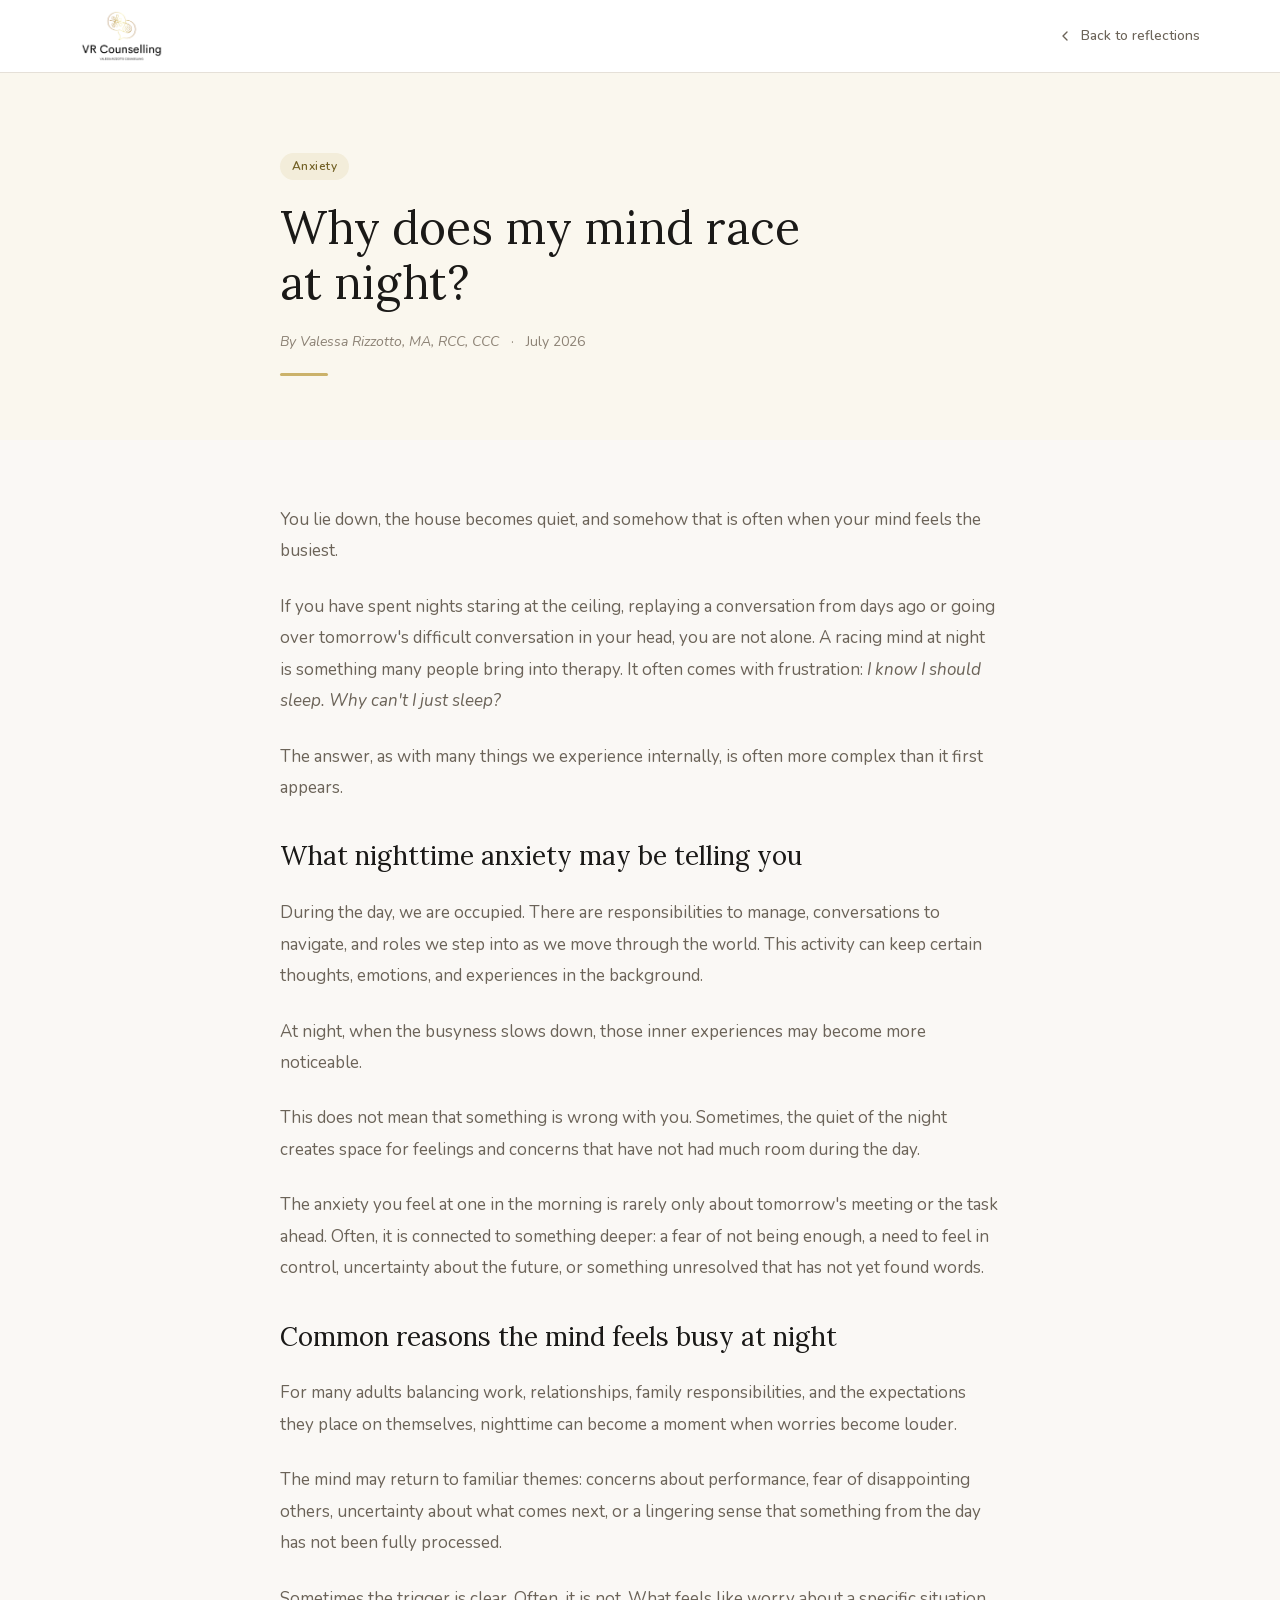
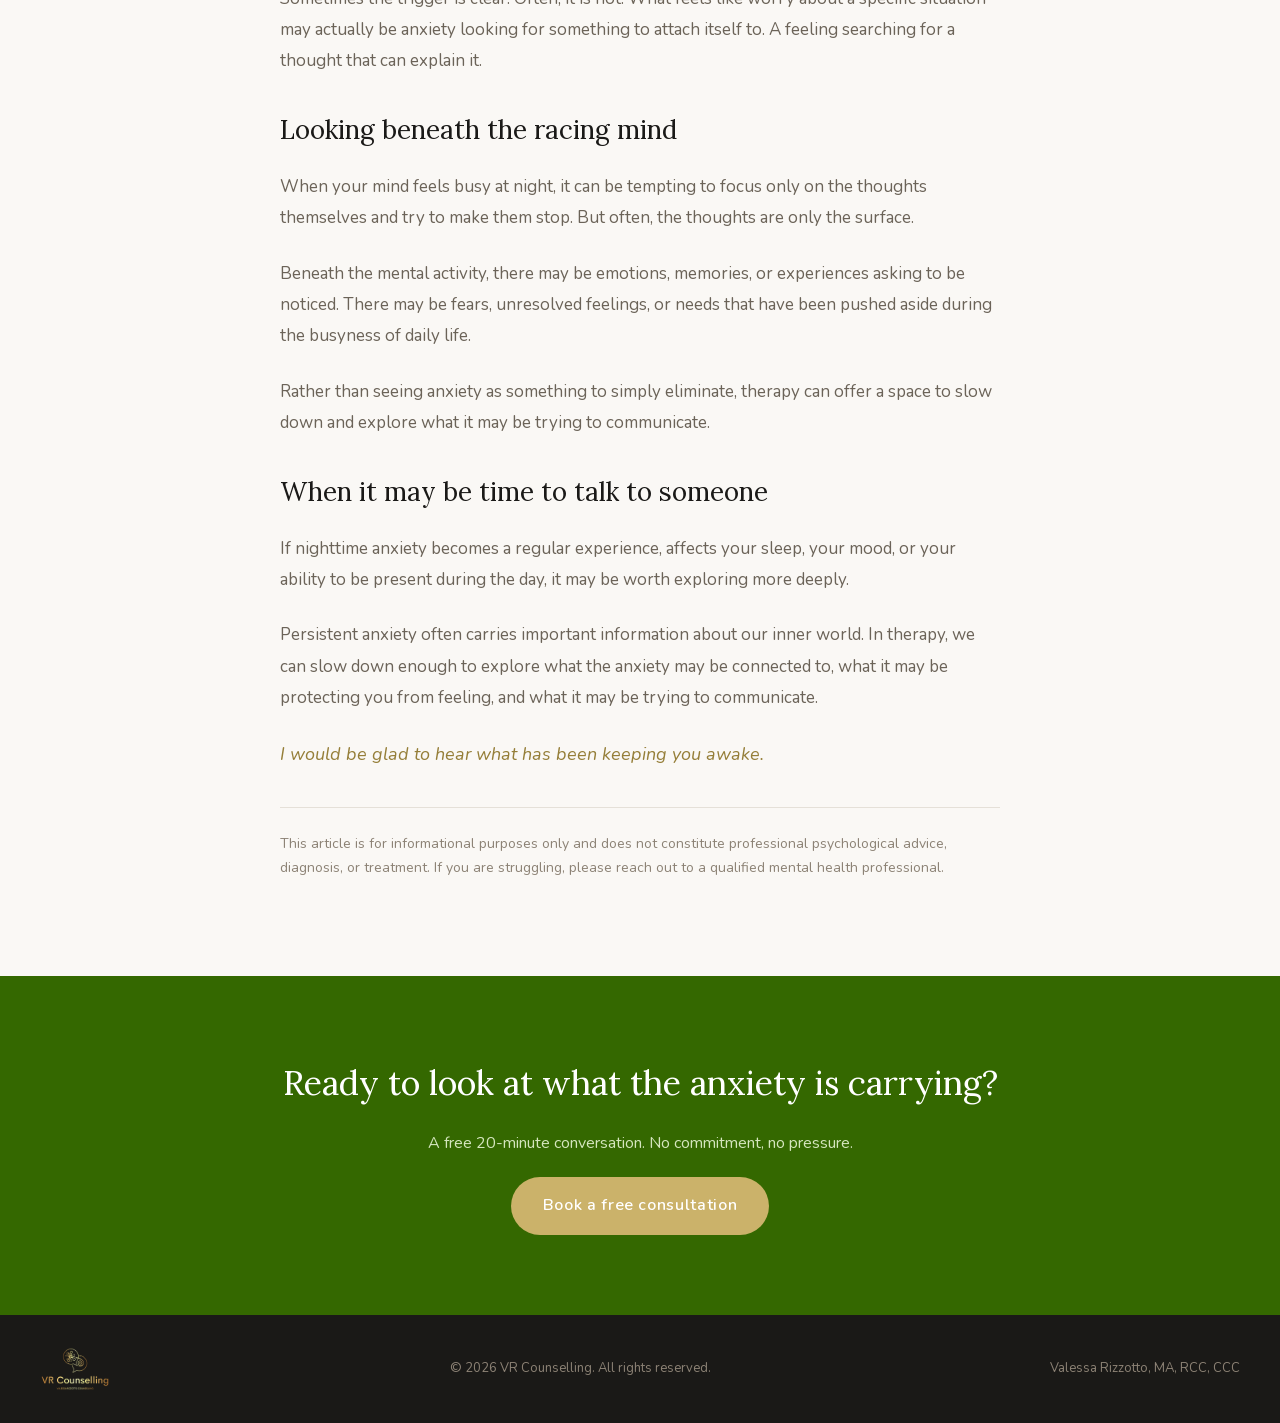
<file: blog/nighttime-anxiety/index.html>
<!DOCTYPE html>
<html lang="en-CA">
<head>
<meta charset="utf-8">
<meta name="viewport" content="width=device-width, initial-scale=1">
<title>Why does my mind race at night? | VR Counselling</title>
<meta name="description" content="Why does your mind feel busiest when the house goes quiet? A counsellor looks at racing thoughts at night.">
<link rel="canonical" href="https://www.vr-counselling.ca/blog/nighttime-anxiety/">
<meta property="og:site_name" content="VR Counselling">
<meta property="og:type" content="article">
<meta property="og:title" content="Why does my mind race at night? | VR Counselling">
<meta property="og:description" content="Why does your mind feel busiest when the house goes quiet? A counsellor looks at racing thoughts at night.">
<meta property="og:url" content="https://www.vr-counselling.ca/blog/nighttime-anxiety/">
<meta property="og:image" content="https://www.vr-counselling.ca/assets/img/og-default.jpg">
<meta property="og:image:width" content="1200">
<meta property="og:image:height" content="630">
<meta property="og:locale" content="en_CA">
<meta name="twitter:card" content="summary_large_image">
<meta name="twitter:title" content="Why does my mind race at night? | VR Counselling">
<meta name="twitter:description" content="Why does your mind feel busiest when the house goes quiet? A counsellor looks at racing thoughts at night.">
<meta name="twitter:image" content="https://www.vr-counselling.ca/assets/img/og-default.jpg">
<link rel="icon" href="/favicon.svg" type="image/svg+xml">
<link rel="icon" href="/favicon.ico" sizes="48x48">
<link rel="apple-touch-icon" href="/apple-touch-icon.png">
<link rel="stylesheet" href="/assets/css/site.css">
<link rel="stylesheet" href="/assets/css/inner.css">
<style>
* { margin: 0; padding: 0; box-sizing: border-box; }
    html { scroll-behavior: smooth; }
    body { background: var(--surface-page); color: var(--text-primary); font-family: var(--font-sans); line-height: 1.6; -webkit-font-smoothing: antialiased; }
    a { text-decoration: none; color: inherit; }
    img { max-width: 100%; display: block; }
    @media (max-width: 767px) {
      .blog-header-inner { padding: 0 20px !important; height: 64px !important; }
      .blog-hero { padding: 40px 20px 32px !important; }
      .blog-hero h1 { font-size: clamp(24px, 7vw, 34px) !important; }
      .blog-article { padding: 32px 20px 48px !important; }
      .blog-content { font-size: 16px !important; gap: 18px !important; }
      .blog-cta { padding: 48px 20px !important; }
      .blog-cta h2 { font-size: 24px !important; }
      .blog-footer { padding: 20px !important; }
      .blog-footer-inner { flex-direction: column !important; gap: 10px !important; text-align: center !important; }
      .blog-tips-box { padding: 20px !important; }
    }
    @media (min-width: 768px) and (max-width: 1023px) {
      .blog-header-inner { padding: 0 32px !important; }
      .blog-hero { padding: 60px 32px 48px !important; }
      .blog-article { padding: 48px 32px 72px !important; }
      .blog-cta { padding: 60px 32px !important; }
      .blog-footer { padding: 24px 32px !important; }
    }
</style>
<script type="application/ld+json">
{
  "@context": "https://schema.org",
  "@type": "Article",
  "headline": "Why does my mind race at night?",
  "description": "Why does your mind feel busiest when the house goes quiet? A counsellor looks at racing thoughts at night.",
  "inLanguage": "en-CA",
  "datePublished": "2026-07-15",
  "articleSection": "Anxiety",
  "author": {
    "@type": "Person",
    "name": "Valessa Rizzotto",
    "jobTitle": "Registered Clinical Counsellor",
    "url": "https://www.vr-counselling.ca/",
    "sameAs": [
      "https://www.psychologytoday.com/ca/therapists/valessa-rizzotto-vancouver-bc/1222510",
      "https://bcacc.ca/counsellors/valessa-rizzotto/"
    ]
  },
  "publisher": {
    "@type": "Organization",
    "name": "VR Counselling",
    "url": "https://www.vr-counselling.ca/",
    "logo": {
      "@type": "ImageObject",
      "url": "https://www.vr-counselling.ca/assets/img/vr-counselling-logo.webp"
    }
  },
  "mainEntityOfPage": {
    "@type": "WebPage",
    "@id": "https://www.vr-counselling.ca/blog/nighttime-anxiety/"
  },
  "image": "https://www.vr-counselling.ca/assets/img/og-default.jpg"
}
</script>
<script type="application/ld+json">
{
  "@context": "https://schema.org",
  "@type": "BreadcrumbList",
  "itemListElement": [
    {
      "@type": "ListItem",
      "position": 1,
      "name": "Home",
      "item": "https://www.vr-counselling.ca/"
    },
    {
      "@type": "ListItem",
      "position": 2,
      "name": "Reflections",
      "item": "https://www.vr-counselling.ca/blog/"
    },
    {
      "@type": "ListItem",
      "position": 3,
      "name": "Why does my mind race at night?",
      "item": "https://www.vr-counselling.ca/blog/nighttime-anxiety/"
    }
  ]
}
</script>
</head>
<body>
<a class="skip-link" href="#main">Skip to main content</a>
<!-- HEADER -->
<header style="position: sticky; top: 0; z-index: 100; background: var(--neutral-0); border-bottom: 1px solid var(--border-default);">
  <div class="blog-header-inner" style="max-width: 1200px; margin: 0 auto; display: flex; align-items: center; justify-content: space-between; height: 72px; padding: 0 40px;">
    <a href="/">
      <img src="/assets/img/vr-counselling-logo.webp" alt="VR Counselling | Valessa Rizzotto, MA, RCC" style="height: 52px;" width="720" height="450" decoding="async">
    </a>
    <a href="/blog/" style="display: inline-flex; align-items: center; gap: 8px; font-size: 14px; font-weight: 500; color: var(--text-secondary); transition: color 200ms;" class="hv1">
      <svg width="16" height="16" viewBox="0 0 24 24" fill="none" stroke="currentColor" stroke-width="2" stroke-linecap="round" stroke-linejoin="round"><path d="m15 18-6-6 6-6"></path></svg>
      Back to reflections
    </a>
  </div>
</header>

<main id="main">
<!-- HERO -->
<section class="blog-hero" style="background: var(--gold-50); padding: 80px 40px 64px;">
  <div style="max-width: 720px; margin: 0 auto; display: flex; flex-direction: column; gap: 20px;">
    <span style="display: inline-flex; align-self: flex-start; padding: 4px 12px; background: var(--gold-100); color: var(--gold-800); border-radius: 9999px; font-size: 12px; font-weight: 600; letter-spacing: 0.04em;">Anxiety</span>
    <h1 style="font-family: var(--font-serif); font-size: clamp(30px, 4vw, 46px); font-weight: 400; line-height: 1.2; color: var(--text-primary); text-wrap: pretty;">Why does my mind race at night?</h1>
    <div style="display: flex; align-items: center; gap: 12px; font-size: 14px; color: var(--text-tertiary);">
      <span style="font-style: italic;">By Valessa Rizzotto, MA, RCC, CCC</span>
      <span>·</span>
      <span>July 2026</span>
    </div>
    <div style="width: 48px; height: 3px; border-radius: 2px; background: var(--gold-500);"></div>
  </div>
</section>

<!-- ARTICLE -->
<article class="blog-article" style="padding: 64px 40px 96px;">
  <div class="blog-content" style="max-width: 720px; margin: 0 auto; display: flex; flex-direction: column; gap: 24px; font-size: 17px; line-height: 1.85; color: var(--text-secondary);">

    <p>You lie down, the house becomes quiet, and somehow that is often when your mind feels the busiest.</p>

    <p>If you have spent nights staring at the ceiling, replaying a conversation from days ago or going over tomorrow's difficult conversation in your head, you are not alone. A racing mind at night is something many people bring into therapy. It often comes with frustration: <em>I know I should sleep. Why can't I just sleep?</em></p>

    <p>The answer, as with many things we experience internally, is often more complex than it first appears.</p>

    <h2 style="font-family: var(--font-serif); font-size: 26px; font-weight: 400; color: var(--text-primary); margin-top: 12px; line-height: 1.3;">What nighttime anxiety may be telling you</h2>

    <p>During the day, we are occupied. There are responsibilities to manage, conversations to navigate, and roles we step into as we move through the world. This activity can keep certain thoughts, emotions, and experiences in the background.</p>

    <p>At night, when the busyness slows down, those inner experiences may become more noticeable.</p>

    <p>This does not mean that something is wrong with you. Sometimes, the quiet of the night creates space for feelings and concerns that have not had much room during the day.</p>

    <p>The anxiety you feel at one in the morning is rarely only about tomorrow's meeting or the task ahead. Often, it is connected to something deeper: a fear of not being enough, a need to feel in control, uncertainty about the future, or something unresolved that has not yet found words.</p>

    <h2 style="font-family: var(--font-serif); font-size: 26px; font-weight: 400; color: var(--text-primary); margin-top: 12px; line-height: 1.3;">Common reasons the mind feels busy at night</h2>

    <p>For many adults balancing work, relationships, family responsibilities, and the expectations they place on themselves, nighttime can become a moment when worries become louder.</p>

    <p>The mind may return to familiar themes: concerns about performance, fear of disappointing others, uncertainty about what comes next, or a lingering sense that something from the day has not been fully processed.</p>

    <p>Sometimes the trigger is clear. Often, it is not. What feels like worry about a specific situation may actually be anxiety looking for something to attach itself to. A feeling searching for a thought that can explain it.</p>

    <h2 style="font-family: var(--font-serif); font-size: 26px; font-weight: 400; color: var(--text-primary); margin-top: 12px; line-height: 1.3;">Looking beneath the racing mind</h2>

    <p>When your mind feels busy at night, it can be tempting to focus only on the thoughts themselves and try to make them stop. But often, the thoughts are only the surface.</p>

    <p>Beneath the mental activity, there may be emotions, memories, or experiences asking to be noticed. There may be fears, unresolved feelings, or needs that have been pushed aside during the busyness of daily life.</p>

    <p>Rather than seeing anxiety as something to simply eliminate, therapy can offer a space to slow down and explore what it may be trying to communicate.</p>

    <h2 style="font-family: var(--font-serif); font-size: 26px; font-weight: 400; color: var(--text-primary); margin-top: 12px; line-height: 1.3;">When it may be time to talk to someone</h2>

    <p>If nighttime anxiety becomes a regular experience, affects your sleep, your mood, or your ability to be present during the day, it may be worth exploring more deeply.</p>

    <p>Persistent anxiety often carries important information about our inner world. In therapy, we can slow down enough to explore what the anxiety may be connected to, what it may be protecting you from feeling, and what it may be trying to communicate.</p>

    <p style="font-style: italic; color: var(--gold-700); font-size: 18px; font-weight: 500;">I would be glad to hear what has been keeping you awake.</p>

    <p style="font-size: 14px; color: var(--text-tertiary); border-top: 1px solid var(--border-default); padding-top: 24px; margin-top: 12px; line-height: 1.7;">This article is for informational purposes only and does not constitute professional psychological advice, diagnosis, or treatment. If you are struggling, please reach out to a qualified mental health professional.</p>

  </div>
</article>

<!-- CTA -->
<section class="blog-hero" style="background: var(--green-500); padding: 80px 40px;">
  <div style="max-width: 720px; margin: 0 auto; text-align: center; display: flex; flex-direction: column; gap: 20px; align-items: center;">
    <h2 style="font-family: var(--font-serif); font-size: 34px; font-weight: 400; color: var(--neutral-0);">Ready to look at what the anxiety is carrying?</h2>
    <p style="font-size: 16px; line-height: 1.7; color: var(--green-100); max-width: 480px; text-wrap: pretty;">A free 20-minute conversation. No commitment, no pressure.</p>
    <a href="https://valessa.janeapp.com/" target="_blank" rel="noopener" style="display: inline-flex; align-items: center; padding: 16px 32px; background: var(--gold-500); color: #fff; border-radius: 9999px; font-size: 16px; font-weight: 600; letter-spacing: 0.04em; transition: all 200ms;" class="hv4">Book a free consultation</a>
  </div>
</section>

<!-- FOOTER -->
</main>

<footer style="background: var(--neutral-900); padding: 32px 40px;">
  <div class="blog-footer-inner" style="max-width: 1200px; margin: 0 auto; display: flex; justify-content: space-between; align-items: center; gap: 20px;">
    <img src="/assets/img/vr-counselling-logo-white.webp" alt="VR Counselling" style="height: 44px; filter: brightness(1.3);" width="720" height="450" decoding="async" loading="lazy">
    <span style="font-size: 13px; color: var(--neutral-500);">© 2026 VR Counselling. All rights reserved.</span>
    <span style="font-size: 13px; color: var(--neutral-500);">Valessa Rizzotto, MA, RCC, CCC</span>
  </div>
</footer>
</body>
</html>
</file>
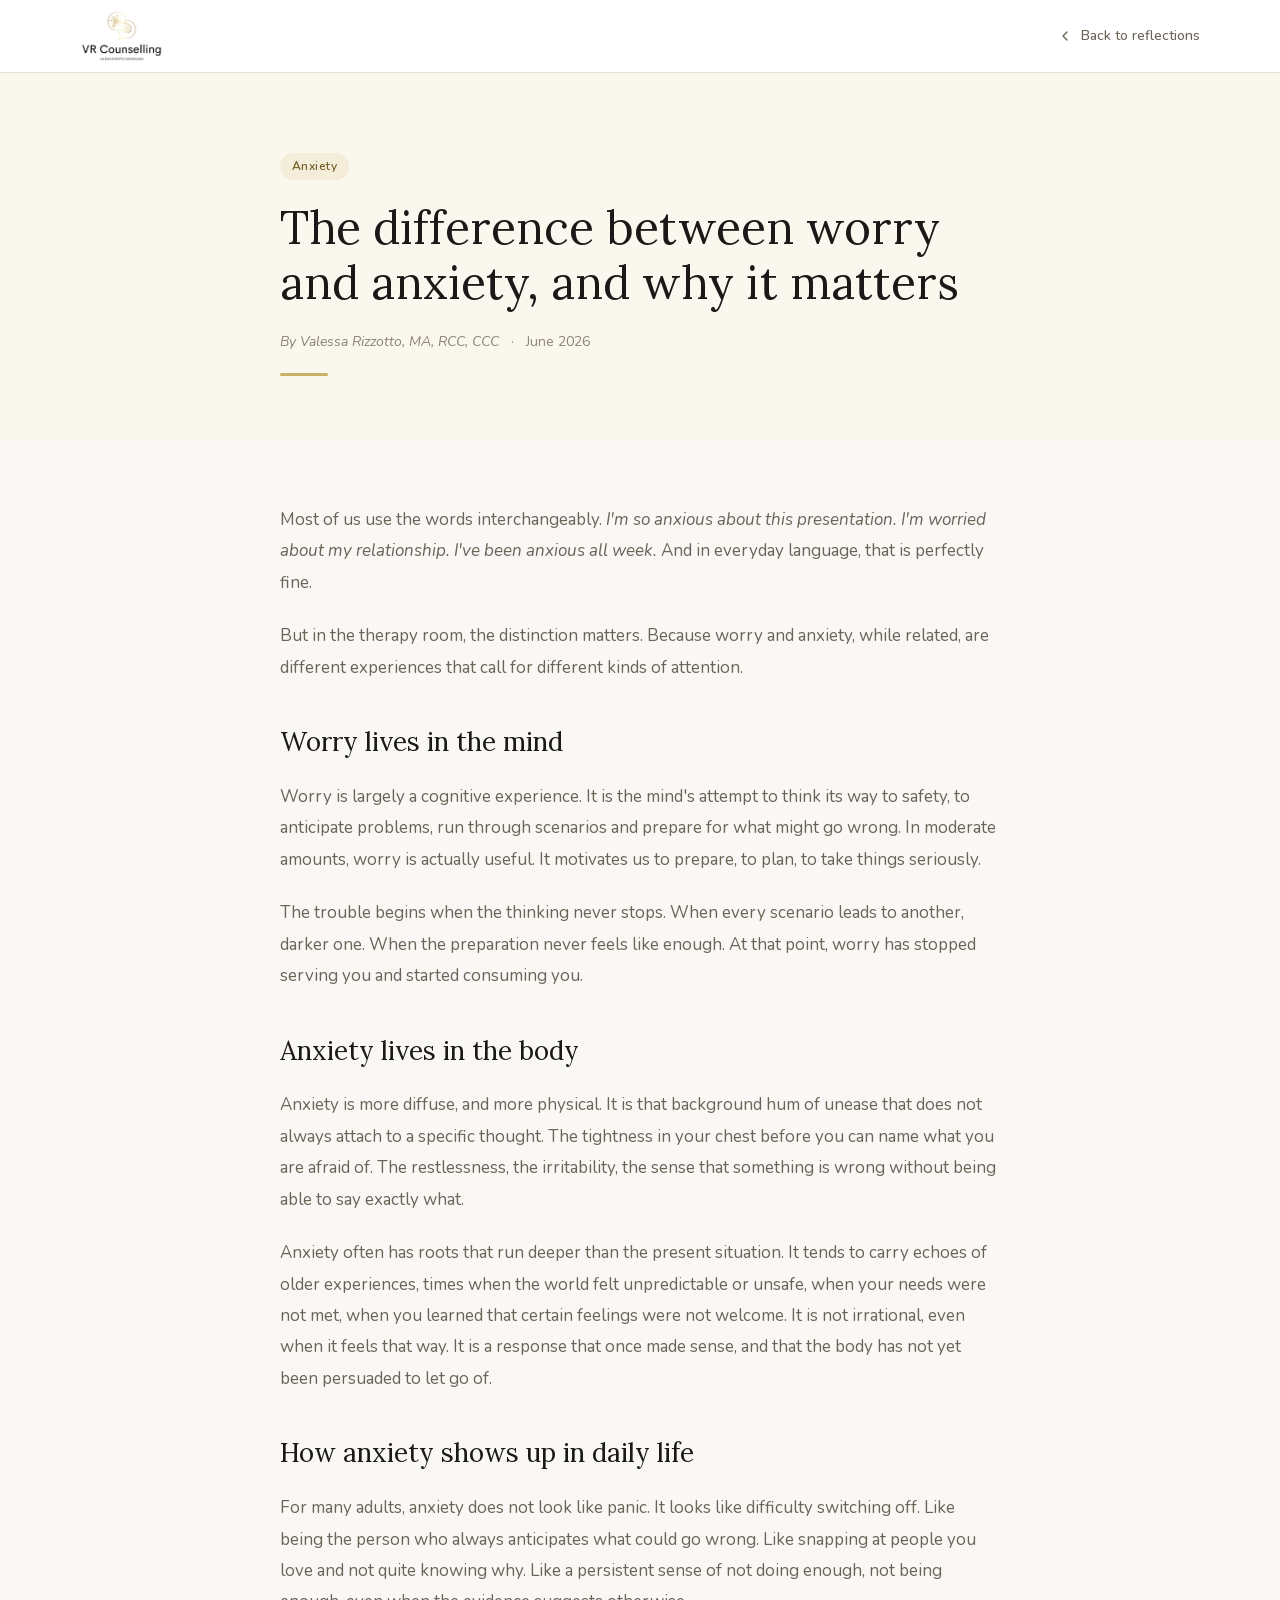
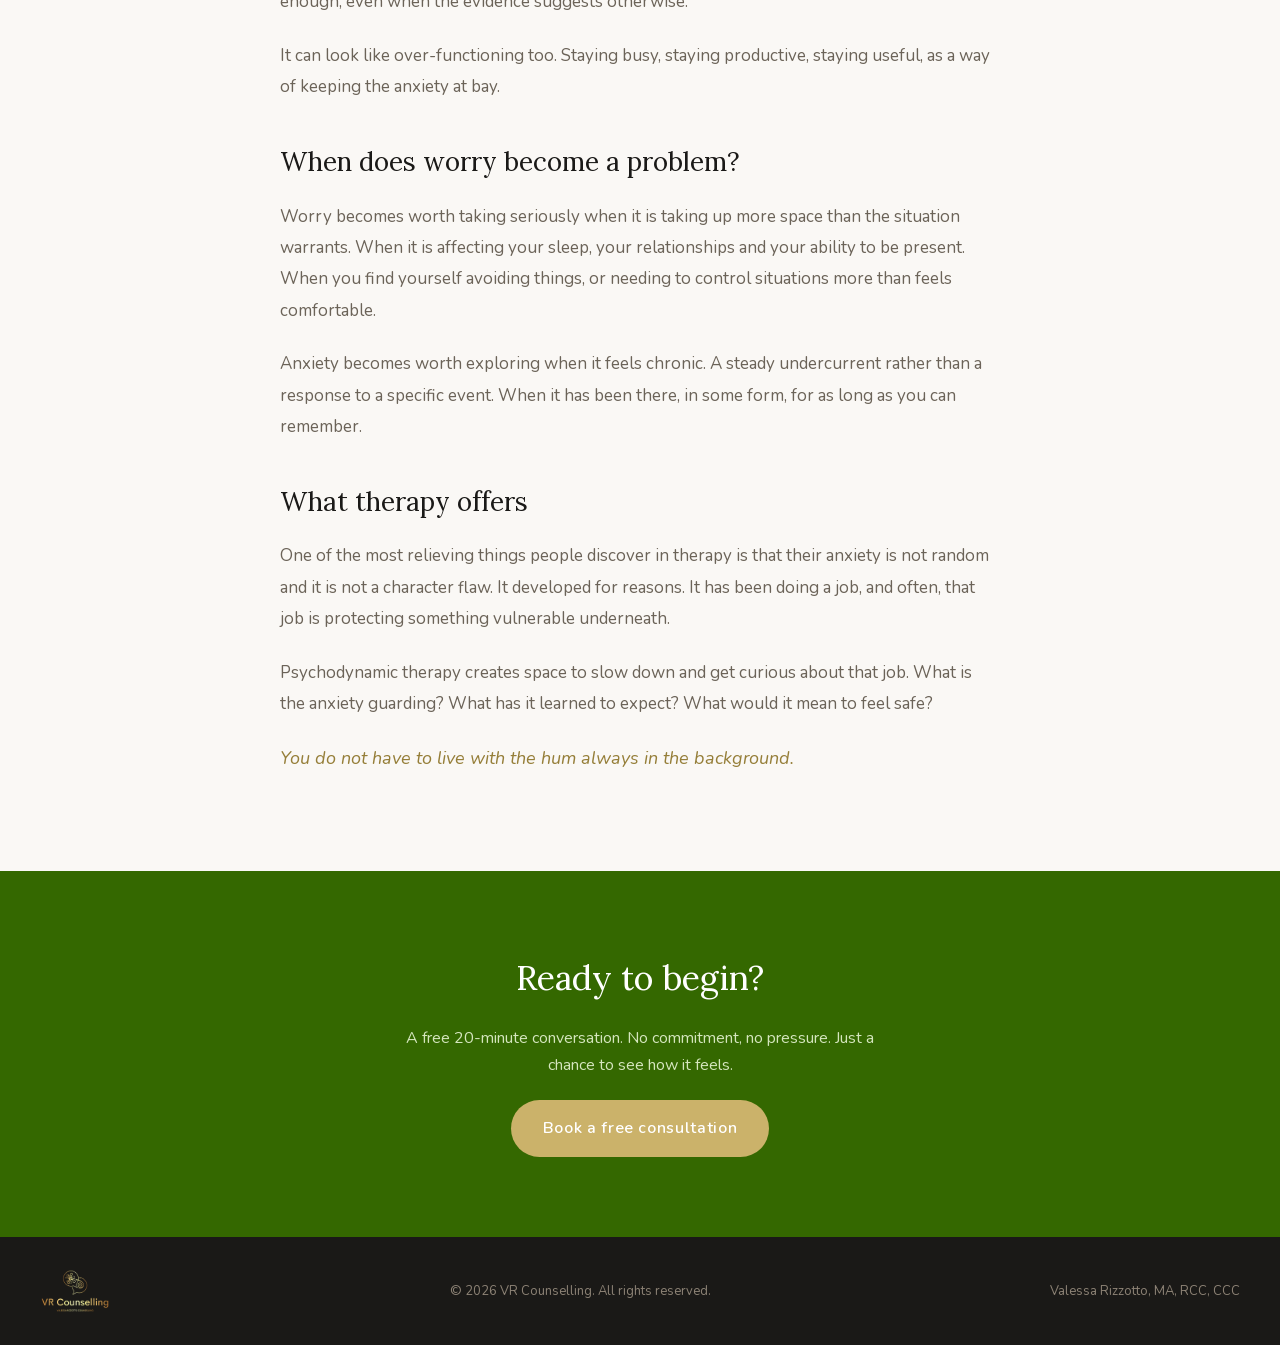
<file: blog/worry-vs-anxiety/index.html>
<!DOCTYPE html>
<html lang="en-CA">
<head>
<meta charset="utf-8">
<meta name="viewport" content="width=device-width, initial-scale=1">
<title>The difference between worry and anxiety, and why it matters | VR Counselling</title>
<meta name="description" content="Worry and anxiety feel alike but are different experiences. Learn the distinction and why it matters in therapy.">
<link rel="canonical" href="https://www.vr-counselling.ca/blog/worry-vs-anxiety/">
<meta property="og:site_name" content="VR Counselling">
<meta property="og:type" content="article">
<meta property="og:title" content="The difference between worry and anxiety, and why it matters | VR Counselling">
<meta property="og:description" content="Worry and anxiety feel alike but are different experiences. Learn the distinction and why it matters in therapy.">
<meta property="og:url" content="https://www.vr-counselling.ca/blog/worry-vs-anxiety/">
<meta property="og:image" content="https://www.vr-counselling.ca/assets/img/og-default.jpg">
<meta property="og:image:width" content="1200">
<meta property="og:image:height" content="630">
<meta property="og:locale" content="en_CA">
<meta name="twitter:card" content="summary_large_image">
<meta name="twitter:title" content="The difference between worry and anxiety, and why it matters | VR Counselling">
<meta name="twitter:description" content="Worry and anxiety feel alike but are different experiences. Learn the distinction and why it matters in therapy.">
<meta name="twitter:image" content="https://www.vr-counselling.ca/assets/img/og-default.jpg">
<link rel="icon" href="/favicon.svg" type="image/svg+xml">
<link rel="icon" href="/favicon.ico" sizes="48x48">
<link rel="apple-touch-icon" href="/apple-touch-icon.png">
<link rel="stylesheet" href="/assets/css/site.css">
<link rel="stylesheet" href="/assets/css/inner.css">
<style>
* { margin: 0; padding: 0; box-sizing: border-box; }
    html { scroll-behavior: smooth; }
    body { background: var(--surface-page); color: var(--text-primary); font-family: var(--font-sans); line-height: 1.6; -webkit-font-smoothing: antialiased; }
    a { text-decoration: none; color: inherit; }
    img { max-width: 100%; display: block; }
</style>
<script type="application/ld+json">
{
  "@context": "https://schema.org",
  "@type": "Article",
  "headline": "The difference between worry and anxiety, and why it matters",
  "description": "Worry and anxiety feel alike but are different experiences. Learn the distinction and why it matters in therapy.",
  "inLanguage": "en-CA",
  "datePublished": "2026-06-20",
  "articleSection": "Anxiety",
  "author": {
    "@type": "Person",
    "name": "Valessa Rizzotto",
    "jobTitle": "Registered Clinical Counsellor",
    "url": "https://www.vr-counselling.ca/",
    "sameAs": [
      "https://www.psychologytoday.com/ca/therapists/valessa-rizzotto-vancouver-bc/1222510",
      "https://bcacc.ca/counsellors/valessa-rizzotto/"
    ]
  },
  "publisher": {
    "@type": "Organization",
    "name": "VR Counselling",
    "url": "https://www.vr-counselling.ca/",
    "logo": {
      "@type": "ImageObject",
      "url": "https://www.vr-counselling.ca/assets/img/vr-counselling-logo.webp"
    }
  },
  "mainEntityOfPage": {
    "@type": "WebPage",
    "@id": "https://www.vr-counselling.ca/blog/worry-vs-anxiety/"
  },
  "image": "https://www.vr-counselling.ca/assets/img/og-default.jpg"
}
</script>
<script type="application/ld+json">
{
  "@context": "https://schema.org",
  "@type": "BreadcrumbList",
  "itemListElement": [
    {
      "@type": "ListItem",
      "position": 1,
      "name": "Home",
      "item": "https://www.vr-counselling.ca/"
    },
    {
      "@type": "ListItem",
      "position": 2,
      "name": "Reflections",
      "item": "https://www.vr-counselling.ca/blog/"
    },
    {
      "@type": "ListItem",
      "position": 3,
      "name": "The difference between worry and anxiety, and why it matters",
      "item": "https://www.vr-counselling.ca/blog/worry-vs-anxiety/"
    }
  ]
}
</script>
</head>
<body>
<a class="skip-link" href="#main">Skip to main content</a>
<!-- HEADER -->
<header style="position: sticky; top: 0; z-index: 100; background: var(--neutral-0); border-bottom: 1px solid var(--border-default);">
  <div style="max-width: 1200px; margin: 0 auto; display: flex; align-items: center; justify-content: space-between; height: 72px; padding: 0 40px;">
    <a href="/">
      <img src="/assets/img/vr-counselling-logo.webp" alt="VR Counselling | Valessa Rizzotto, MA, RCC" style="height: 52px;" width="720" height="450" decoding="async">
    </a>
    <a href="/blog/" style="display: inline-flex; align-items: center; gap: 8px; font-size: 14px; font-weight: 500; color: var(--text-secondary); transition: color 200ms;" class="hv1">
      <svg width="16" height="16" viewBox="0 0 24 24" fill="none" stroke="currentColor" stroke-width="2" stroke-linecap="round" stroke-linejoin="round"><path d="m15 18-6-6 6-6"></path></svg>
      Back to reflections
    </a>
  </div>
</header>

<main id="main">
<!-- HERO -->
<section style="background: var(--gold-50); padding: 80px 40px 64px;">
  <div style="max-width: 720px; margin: 0 auto; display: flex; flex-direction: column; gap: 20px;">
    <span style="display: inline-flex; align-self: flex-start; padding: 4px 12px; background: var(--gold-100); color: var(--gold-800); border-radius: 9999px; font-size: 12px; font-weight: 600; letter-spacing: 0.04em;">Anxiety</span>
    <h1 style="font-family: var(--font-serif); font-size: clamp(30px, 4vw, 46px); font-weight: 400; line-height: 1.2; color: var(--text-primary); text-wrap: pretty;">The difference between worry and anxiety, and why it matters</h1>
    <div style="display: flex; align-items: center; gap: 12px; font-size: 14px; color: var(--text-tertiary);">
      <span style="font-style: italic;">By Valessa Rizzotto, MA, RCC, CCC</span>
      <span>·</span>
      <span>June 2026</span>
    </div>
    <div style="width: 48px; height: 3px; border-radius: 2px; background: var(--gold-500);"></div>
  </div>
</section>

<!-- ARTICLE -->
<article style="padding: 64px 40px 96px;">
  <div style="max-width: 720px; margin: 0 auto; display: flex; flex-direction: column; gap: 22px; font-size: 17px; line-height: 1.85; color: var(--text-secondary);">

    <p>Most of us use the words interchangeably. <em>I'm so anxious about this presentation. I'm worried about my relationship. I've been anxious all week.</em> And in everyday language, that is perfectly fine.</p>
    <p>But in the therapy room, the distinction matters. Because worry and anxiety, while related, are different experiences that call for different kinds of attention.</p>

    <h2 style="font-family: var(--font-serif); font-size: 26px; font-weight: 400; color: var(--text-primary); margin-top: 20px; line-height: 1.3;">Worry lives in the mind</h2>
    <p>Worry is largely a cognitive experience. It is the mind's attempt to think its way to safety, to anticipate problems, run through scenarios and prepare for what might go wrong. In moderate amounts, worry is actually useful. It motivates us to prepare, to plan, to take things seriously.</p>
    <p>The trouble begins when the thinking never stops. When every scenario leads to another, darker one. When the preparation never feels like enough. At that point, worry has stopped serving you and started consuming you.</p>

    <h2 style="font-family: var(--font-serif); font-size: 26px; font-weight: 400; color: var(--text-primary); margin-top: 20px; line-height: 1.3;">Anxiety lives in the body</h2>
    <p>Anxiety is more diffuse, and more physical. It is that background hum of unease that does not always attach to a specific thought. The tightness in your chest before you can name what you are afraid of. The restlessness, the irritability, the sense that something is wrong without being able to say exactly what.</p>
    <p>Anxiety often has roots that run deeper than the present situation. It tends to carry echoes of older experiences, times when the world felt unpredictable or unsafe, when your needs were not met, when you learned that certain feelings were not welcome. It is not irrational, even when it feels that way. It is a response that once made sense, and that the body has not yet been persuaded to let go of.</p>

    <h2 style="font-family: var(--font-serif); font-size: 26px; font-weight: 400; color: var(--text-primary); margin-top: 20px; line-height: 1.3;">How anxiety shows up in daily life</h2>
    <p>For many adults, anxiety does not look like panic. It looks like difficulty switching off. Like being the person who always anticipates what could go wrong. Like snapping at people you love and not quite knowing why. Like a persistent sense of not doing enough, not being enough, even when the evidence suggests otherwise.</p>
    <p>It can look like over-functioning too. Staying busy, staying productive, staying useful, as a way of keeping the anxiety at bay.</p>

    <h2 style="font-family: var(--font-serif); font-size: 26px; font-weight: 400; color: var(--text-primary); margin-top: 20px; line-height: 1.3;">When does worry become a problem?</h2>
    <p>Worry becomes worth taking seriously when it is taking up more space than the situation warrants. When it is affecting your sleep, your relationships and your ability to be present. When you find yourself avoiding things, or needing to control situations more than feels comfortable.</p>
    <p>Anxiety becomes worth exploring when it feels chronic. A steady undercurrent rather than a response to a specific event. When it has been there, in some form, for as long as you can remember.</p>

    <h2 style="font-family: var(--font-serif); font-size: 26px; font-weight: 400; color: var(--text-primary); margin-top: 20px; line-height: 1.3;">What therapy offers</h2>
    <p>One of the most relieving things people discover in therapy is that their anxiety is not random and it is not a character flaw. It developed for reasons. It has been doing a job, and often, that job is protecting something vulnerable underneath.</p>
    <p>Psychodynamic therapy creates space to slow down and get curious about that job. What is the anxiety guarding? What has it learned to expect? What would it mean to feel safe?</p>
    <p style="font-style: italic; color: var(--gold-700); font-size: 18px; font-weight: 500;">You do not have to live with the hum always in the background.</p>

  </div>
</article>

<!-- CTA -->
<section style="background: var(--green-500); padding: 80px 40px;">
  <div style="max-width: 720px; margin: 0 auto; text-align: center; display: flex; flex-direction: column; gap: 20px; align-items: center;">
    <h2 style="font-family: var(--font-serif); font-size: 34px; font-weight: 400; color: var(--neutral-0);">Ready to begin?</h2>
    <p style="font-size: 16px; line-height: 1.7; color: var(--green-100); max-width: 480px; text-wrap: pretty;">A free 20-minute conversation. No commitment, no pressure. Just a chance to see how it feels.</p>
    <a href="https://valessa.janeapp.com/" target="_blank" rel="noopener" style="display: inline-flex; align-items: center; padding: 16px 32px; background: var(--gold-500); color: #fff; border-radius: 9999px; font-size: 16px; font-weight: 600; letter-spacing: 0.04em; transition: all 200ms;" class="hv4">Book a free consultation</a>
  </div>
</section>

<!-- FOOTER -->
</main>

<footer style="background: var(--neutral-900); padding: 32px 40px;">
  <div style="max-width: 1200px; margin: 0 auto; display: flex; justify-content: space-between; align-items: center; gap: 20px;">
    <img src="/assets/img/vr-counselling-logo-white.webp" alt="VR Counselling" style="height: 44px; filter: brightness(1.3);" width="720" height="450" decoding="async" loading="lazy">
    <span style="font-size: 13px; color: var(--neutral-500);">© 2026 VR Counselling. All rights reserved.</span>
    <span style="font-size: 13px; color: var(--neutral-500);">Valessa Rizzotto, MA, RCC, CCC</span>
  </div>
</footer>
</body>
</html>
</file>
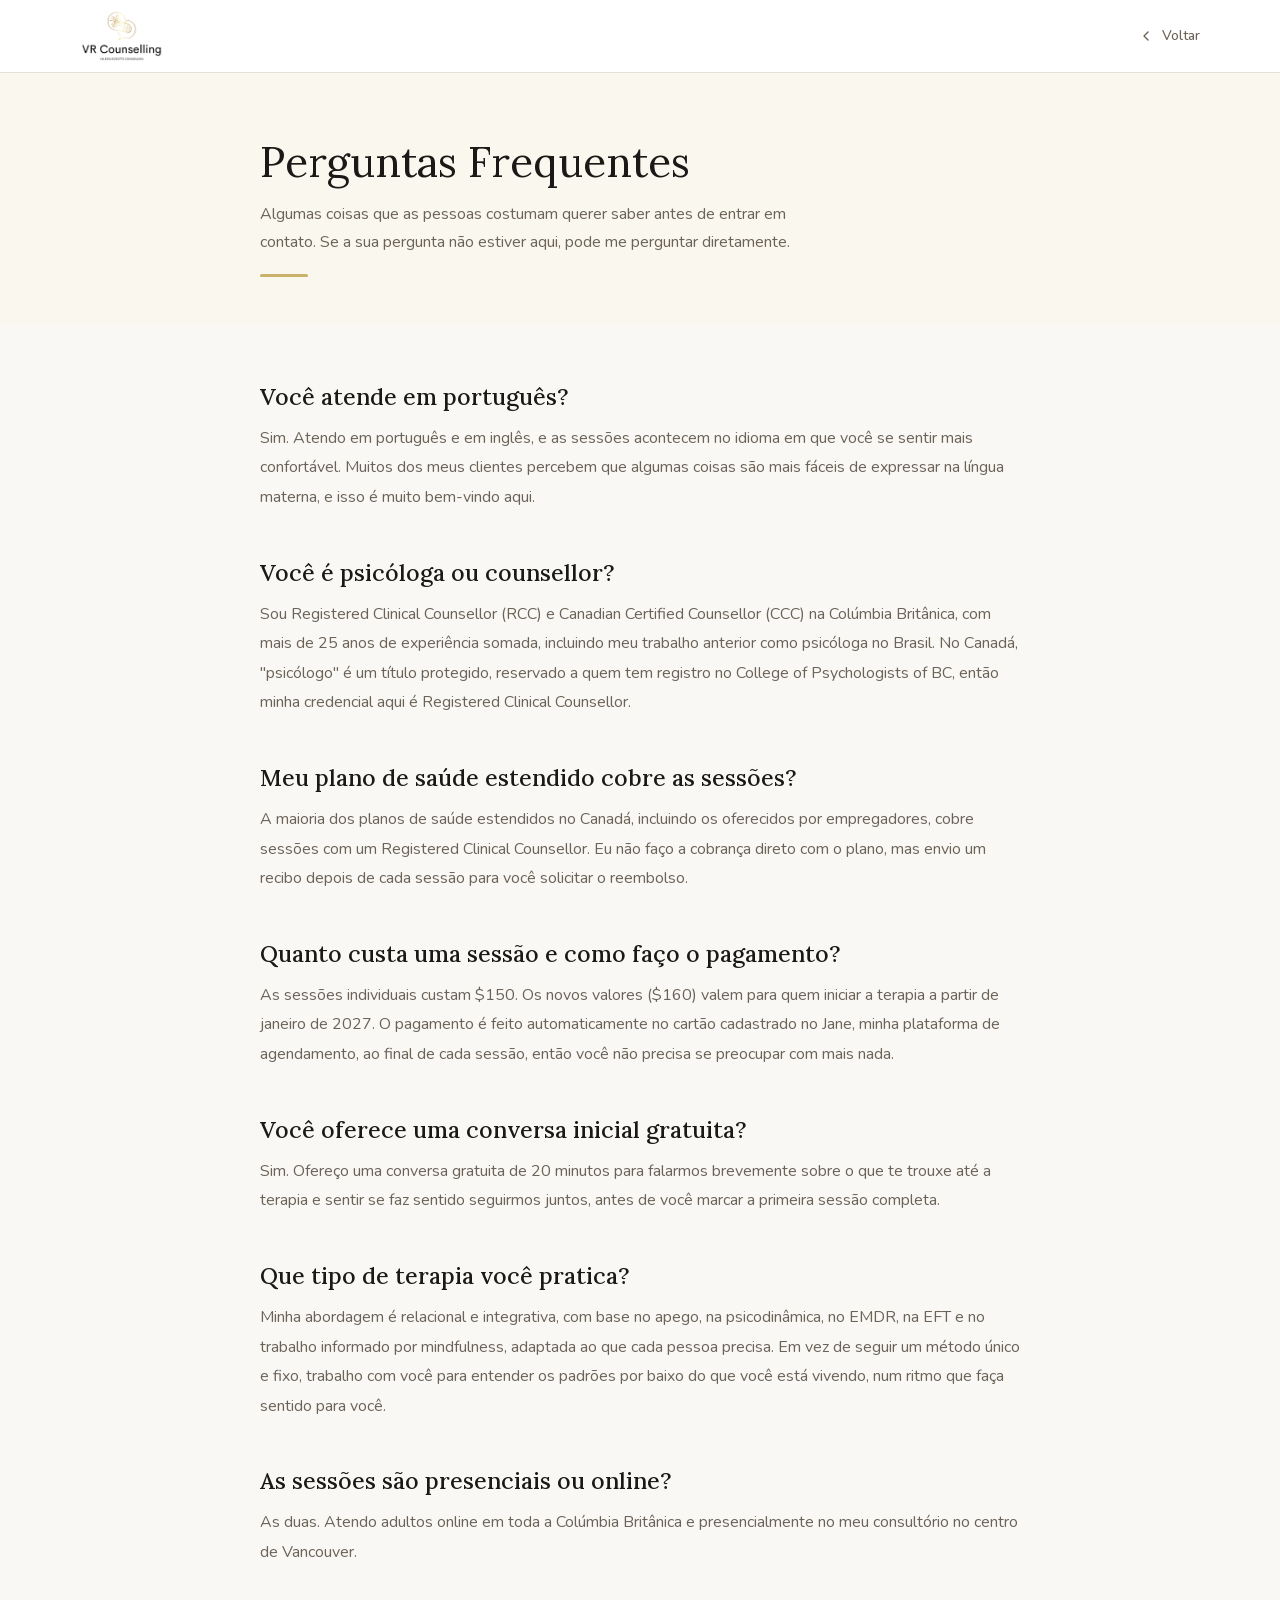
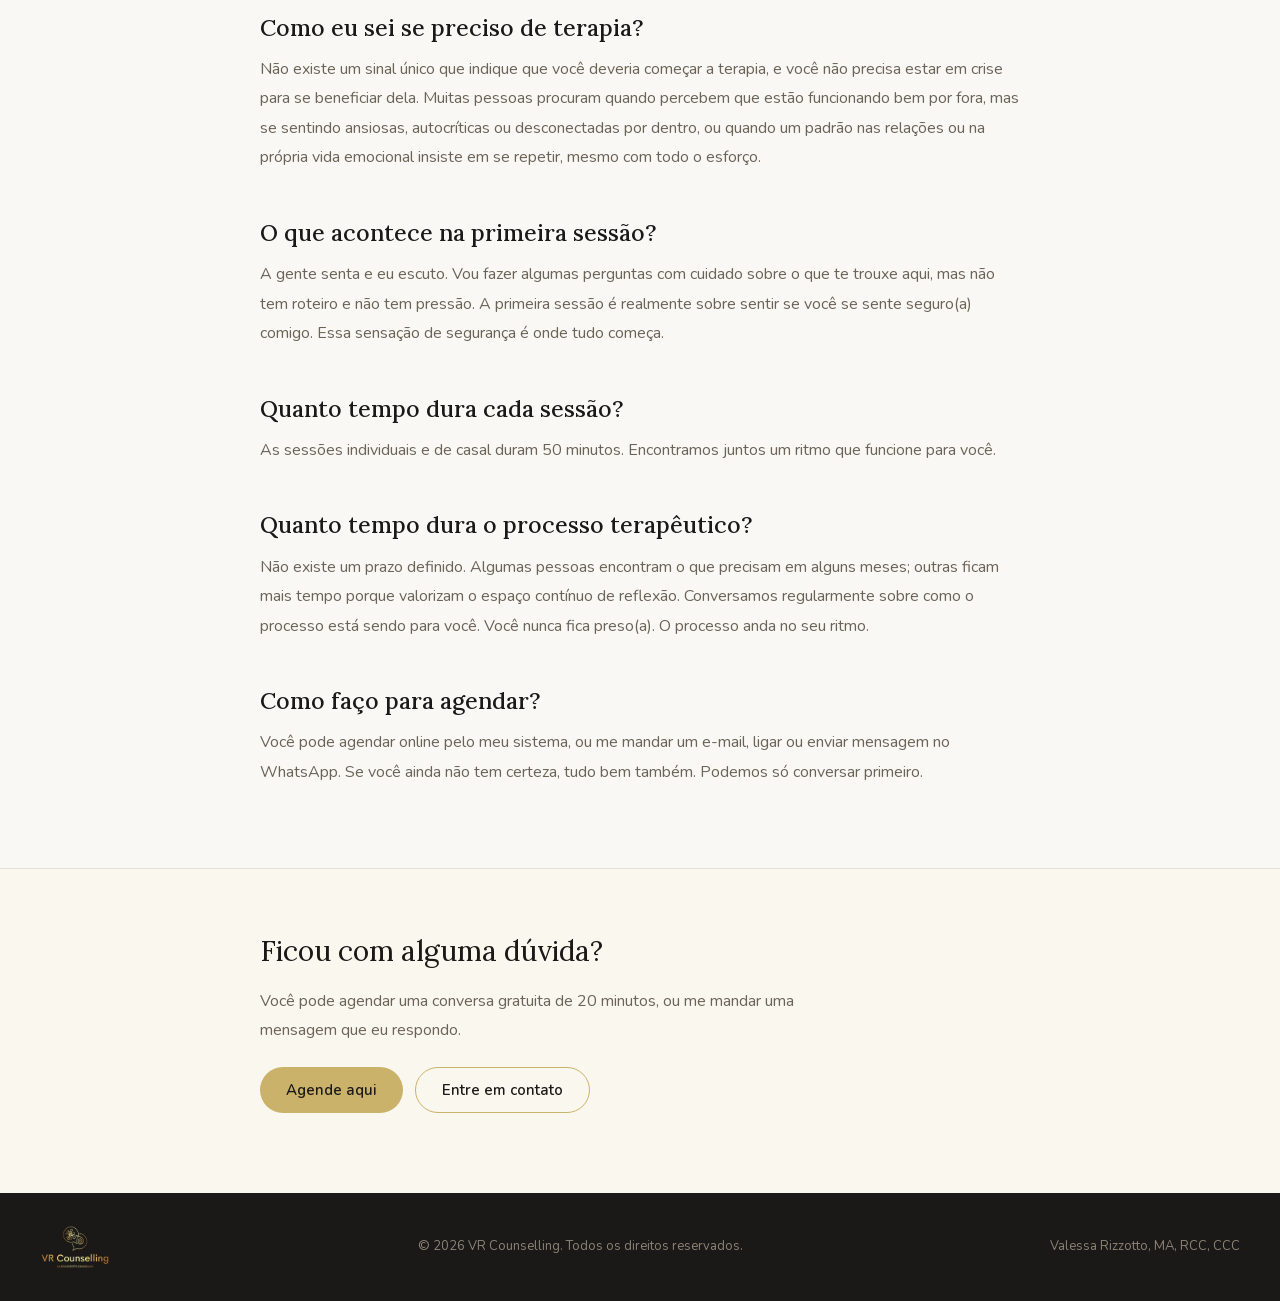
<file: pt/faq/index.html>
<!DOCTYPE html>
<html lang="pt-BR">
<head>
<meta charset="utf-8">
<meta name="viewport" content="width=device-width, initial-scale=1">
<title>Perguntas Frequentes | VR Counselling</title>
<meta name="description" content="Respostas às perguntas mais comuns sobre terapia com Valessa Rizzotto, em português e inglês, em Vancouver.">
<link rel="canonical" href="https://www.vr-counselling.ca/pt/faq/">
<link rel="alternate" hreflang="en-CA" href="https://www.vr-counselling.ca/faq/">
<link rel="alternate" hreflang="pt-BR" href="https://www.vr-counselling.ca/pt/faq/">
<link rel="alternate" hreflang="x-default" href="https://www.vr-counselling.ca/faq/">
<meta property="og:site_name" content="VR Counselling">
<meta property="og:type" content="website">
<meta property="og:title" content="Perguntas Frequentes | VR Counselling">
<meta property="og:description" content="Respostas às perguntas mais comuns sobre terapia com Valessa Rizzotto, em português e inglês, em Vancouver.">
<meta property="og:url" content="https://www.vr-counselling.ca/pt/faq/">
<meta property="og:image" content="https://www.vr-counselling.ca/assets/img/og-default.jpg">
<meta property="og:image:width" content="1200">
<meta property="og:image:height" content="630">
<meta property="og:locale" content="pt_BR">
<meta name="twitter:card" content="summary_large_image">
<meta name="twitter:title" content="Perguntas Frequentes | VR Counselling">
<meta name="twitter:description" content="Respostas às perguntas mais comuns sobre terapia com Valessa Rizzotto, em português e inglês, em Vancouver.">
<meta name="twitter:image" content="https://www.vr-counselling.ca/assets/img/og-default.jpg">
<link rel="icon" href="/favicon.svg" type="image/svg+xml">
<link rel="icon" href="/favicon.ico" sizes="48x48">
<link rel="apple-touch-icon" href="/apple-touch-icon.png">
<link rel="stylesheet" href="/assets/css/site.css">
<link rel="stylesheet" href="/assets/css/inner.css">
<style>
* { margin: 0; padding: 0; box-sizing: border-box; }
    html { scroll-behavior: smooth; }
    body { background: var(--surface-page); color: var(--text-primary); font-family: var(--font-sans); line-height: 1.6; -webkit-font-smoothing: antialiased; }
    a { text-decoration: none; color: inherit; }
    a:hover { color: var(--gold-700); }
    img { max-width: 100%; display: block; }
    @media (max-width: 767px) {
      .faq-header { padding: 0 20px !important; height: 64px !important; }
      .faq-header img { height: 42px !important; }
      .faq-hero { padding: 40px 20px 32px !important; }
      .faq-content { padding: 36px 20px 56px !important; }
      .faq-q { font-size: 19px !important; }
      .faq-a { font-size: 15px !important; }
      .faq-cta { padding: 40px 20px 56px !important; }
      .faq-footer-inner { flex-direction: column !important; gap: 10px !important; text-align: center !important; }
    }
    @media (min-width: 768px) and (max-width: 1023px) {
      .faq-header { padding: 0 32px !important; }
      .faq-hero { padding: 56px 32px 40px !important; }
      .faq-content { padding: 48px 32px 72px !important; }
      .faq-cta { padding: 56px 32px 72px !important; }
    }
</style>
<script type="application/ld+json">
{
  "@context": "https://schema.org",
  "@type": "FAQPage",
  "inLanguage": "pt-BR",
  "mainEntity": [
    {
      "@type": "Question",
      "name": "Você atende em português?",
      "acceptedAnswer": {
        "@type": "Answer",
        "text": "Sim. Atendo em português e em inglês, e as sessões acontecem no idioma em que você se sentir mais confortável. Muitos dos meus clientes percebem que algumas coisas são mais fáceis de expressar na língua materna, e isso é muito bem-vindo aqui."
      }
    },
    {
      "@type": "Question",
      "name": "Você é psicóloga ou counsellor?",
      "acceptedAnswer": {
        "@type": "Answer",
        "text": "Sou Registered Clinical Counsellor (RCC) e Canadian Certified Counsellor (CCC) na Colúmbia Britânica, com mais de 25 anos de experiência somada, incluindo meu trabalho anterior como psicóloga no Brasil. No Canadá, \"psicólogo\" é um título protegido, reservado a quem tem registro no College of Psychologists of BC, então minha credencial aqui é Registered Clinical Counsellor."
      }
    },
    {
      "@type": "Question",
      "name": "Meu plano de saúde estendido cobre as sessões?",
      "acceptedAnswer": {
        "@type": "Answer",
        "text": "A maioria dos planos de saúde estendidos no Canadá, incluindo os oferecidos por empregadores, cobre sessões com um Registered Clinical Counsellor. Eu não faço a cobrança direto com o plano, mas envio um recibo depois de cada sessão para você solicitar o reembolso."
      }
    },
    {
      "@type": "Question",
      "name": "Quanto custa uma sessão e como faço o pagamento?",
      "acceptedAnswer": {
        "@type": "Answer",
        "text": "As sessões individuais custam $150. Os novos valores ($160) valem para quem iniciar a terapia a partir de janeiro de 2027. O pagamento é feito automaticamente no cartão cadastrado no Jane, minha plataforma de agendamento, ao final de cada sessão, então você não precisa se preocupar com mais nada."
      }
    },
    {
      "@type": "Question",
      "name": "Você oferece uma conversa inicial gratuita?",
      "acceptedAnswer": {
        "@type": "Answer",
        "text": "Sim. Ofereço uma conversa gratuita de 20 minutos para falarmos brevemente sobre o que te trouxe até a terapia e sentir se faz sentido seguirmos juntos, antes de você marcar a primeira sessão completa."
      }
    },
    {
      "@type": "Question",
      "name": "Que tipo de terapia você pratica?",
      "acceptedAnswer": {
        "@type": "Answer",
        "text": "Minha abordagem é relacional e integrativa, com base no apego, na psicodinâmica, no EMDR, na EFT e no trabalho informado por mindfulness, adaptada ao que cada pessoa precisa. Em vez de seguir um método único e fixo, trabalho com você para entender os padrões por baixo do que você está vivendo, num ritmo que faça sentido para você."
      }
    },
    {
      "@type": "Question",
      "name": "As sessões são presenciais ou online?",
      "acceptedAnswer": {
        "@type": "Answer",
        "text": "As duas. Atendo adultos online em toda a Colúmbia Britânica e presencialmente no meu consultório no centro de Vancouver."
      }
    },
    {
      "@type": "Question",
      "name": "Como eu sei se preciso de terapia?",
      "acceptedAnswer": {
        "@type": "Answer",
        "text": "Não existe um sinal único que indique que você deveria começar a terapia, e você não precisa estar em crise para se beneficiar dela. Muitas pessoas procuram quando percebem que estão funcionando bem por fora, mas se sentindo ansiosas, autocríticas ou desconectadas por dentro, ou quando um padrão nas relações ou na própria vida emocional insiste em se repetir, mesmo com todo o esforço."
      }
    },
    {
      "@type": "Question",
      "name": "O que acontece na primeira sessão?",
      "acceptedAnswer": {
        "@type": "Answer",
        "text": "A gente senta e eu escuto. Vou fazer algumas perguntas com cuidado sobre o que te trouxe aqui, mas não tem roteiro e não tem pressão. A primeira sessão é realmente sobre sentir se você se sente seguro(a) comigo. Essa sensação de segurança é onde tudo começa."
      }
    },
    {
      "@type": "Question",
      "name": "Quanto tempo dura cada sessão?",
      "acceptedAnswer": {
        "@type": "Answer",
        "text": "As sessões individuais e de casal duram 50 minutos. Encontramos juntos um ritmo que funcione para você."
      }
    },
    {
      "@type": "Question",
      "name": "Quanto tempo dura o processo terapêutico?",
      "acceptedAnswer": {
        "@type": "Answer",
        "text": "Não existe um prazo definido. Algumas pessoas encontram o que precisam em alguns meses; outras ficam mais tempo porque valorizam o espaço contínuo de reflexão. Conversamos regularmente sobre como o processo está sendo para você. Você nunca fica preso(a). O processo anda no seu ritmo."
      }
    },
    {
      "@type": "Question",
      "name": "Como faço para agendar?",
      "acceptedAnswer": {
        "@type": "Answer",
        "text": "Você pode agendar online pelo meu sistema, ou me mandar um e-mail, ligar ou enviar mensagem no WhatsApp. Se você ainda não tem certeza, tudo bem também. Podemos só conversar primeiro."
      }
    }
  ]
}
</script>
<script type="application/ld+json">
{
  "@context": "https://schema.org",
  "@type": "BreadcrumbList",
  "itemListElement": [
    {
      "@type": "ListItem",
      "position": 1,
      "name": "Início",
      "item": "https://www.vr-counselling.ca/pt/"
    },
    {
      "@type": "ListItem",
      "position": 2,
      "name": "Perguntas Frequentes",
      "item": "https://www.vr-counselling.ca/pt/faq/"
    }
  ]
}
</script>
</head>
<body>
<a class="skip-link" href="#main">Pular para o conteúdo principal</a>
<header style="position: sticky; top: 0; z-index: 100; background: var(--neutral-0); border-bottom: 1px solid var(--border-default);">
  <div class="faq-header" style="max-width: 1200px; margin: 0 auto; display: flex; align-items: center; justify-content: space-between; height: 72px; padding: 0 40px;">
    <a href="/pt/">
      <img src="/assets/img/vr-counselling-logo.webp" alt="VR Counselling | Valessa Rizzotto, MA, RCC" style="height: 52px;" width="720" height="450" decoding="async">
    </a>
    <a href="/pt/" style="display: inline-flex; align-items: center; gap: 8px; font-size: 14px; font-weight: 500; color: var(--text-secondary);" class="hv1">
      <svg width="16" height="16" viewBox="0 0 24 24" fill="none" stroke="currentColor" stroke-width="2" stroke-linecap="round" stroke-linejoin="round"><path d="m15 18-6-6 6-6"></path></svg>
      Voltar
    </a>
  </div>
</header>

<main id="main">
<section class="faq-hero" style="background: var(--gold-50); padding: 64px 40px 48px;">
  <div style="max-width: 760px; margin: 0 auto; display: flex; flex-direction: column; gap: 14px;">
    <h1 style="font-family: var(--font-serif); font-size: clamp(28px, 4vw, 42px); font-weight: 400; line-height: 1.2; color: var(--text-primary);">Perguntas Frequentes</h1>
    <p style="font-size: 16px; line-height: 1.7; color: var(--text-secondary); max-width: 58ch; text-wrap: pretty;">Algumas coisas que as pessoas costumam querer saber antes de entrar em contato. Se a sua pergunta não estiver aqui, pode me perguntar diretamente.</p>
    <div style="width: 48px; height: 3px; border-radius: 2px; background: var(--gold-500); margin-top: 4px;"></div>
  </div>
</section>

<article class="faq-content" style="padding: 56px 40px 80px;">
  <div style="max-width: 760px; margin: 0 auto; display: flex; flex-direction: column; gap: 44px;">

    <section style="display: flex; flex-direction: column; gap: 12px;">
      <h2 class="faq-q" style="font-family: var(--font-serif); font-size: 23px; font-weight: 500; line-height: 1.35; color: var(--text-primary); text-wrap: pretty;">Você atende em português?</h2>
      <p class="faq-a" style="font-size: 16px; line-height: 1.85; color: var(--text-secondary); text-wrap: pretty;">Sim. Atendo em português e em inglês, e as sessões acontecem no idioma em que você se sentir mais confortável. Muitos dos meus clientes percebem que algumas coisas são mais fáceis de expressar na língua materna, e isso é muito bem-vindo aqui.</p>
    </section>

    <section style="display: flex; flex-direction: column; gap: 12px;">
      <h2 class="faq-q" style="font-family: var(--font-serif); font-size: 23px; font-weight: 500; line-height: 1.35; color: var(--text-primary); text-wrap: pretty;">Você é psicóloga ou counsellor?</h2>
      <p class="faq-a" style="font-size: 16px; line-height: 1.85; color: var(--text-secondary); text-wrap: pretty;">Sou Registered Clinical Counsellor (RCC) e Canadian Certified Counsellor (CCC) na Colúmbia Britânica, com mais de 25 anos de experiência somada, incluindo meu trabalho anterior como psicóloga no Brasil. No Canadá, "psicólogo" é um título protegido, reservado a quem tem registro no College of Psychologists of BC, então minha credencial aqui é Registered Clinical Counsellor.</p>
    </section>

    <section style="display: flex; flex-direction: column; gap: 12px;">
      <h2 class="faq-q" style="font-family: var(--font-serif); font-size: 23px; font-weight: 500; line-height: 1.35; color: var(--text-primary); text-wrap: pretty;">Meu plano de saúde estendido cobre as sessões?</h2>
      <p class="faq-a" style="font-size: 16px; line-height: 1.85; color: var(--text-secondary); text-wrap: pretty;">A maioria dos planos de saúde estendidos no Canadá, incluindo os oferecidos por empregadores, cobre sessões com um Registered Clinical Counsellor. Eu não faço a cobrança direto com o plano, mas envio um recibo depois de cada sessão para você solicitar o reembolso.</p>
    </section>

    <section style="display: flex; flex-direction: column; gap: 12px;">
      <h2 class="faq-q" style="font-family: var(--font-serif); font-size: 23px; font-weight: 500; line-height: 1.35; color: var(--text-primary); text-wrap: pretty;">Quanto custa uma sessão e como faço o pagamento?</h2>
      <p class="faq-a" style="font-size: 16px; line-height: 1.85; color: var(--text-secondary); text-wrap: pretty;">As sessões individuais custam $150. Os novos valores ($160) valem para quem iniciar a terapia a partir de janeiro de 2027. O pagamento é feito automaticamente no cartão cadastrado no Jane, minha plataforma de agendamento, ao final de cada sessão, então você não precisa se preocupar com mais nada.</p>
    </section>

    <section style="display: flex; flex-direction: column; gap: 12px;">
      <h2 class="faq-q" style="font-family: var(--font-serif); font-size: 23px; font-weight: 500; line-height: 1.35; color: var(--text-primary); text-wrap: pretty;">Você oferece uma conversa inicial gratuita?</h2>
      <p class="faq-a" style="font-size: 16px; line-height: 1.85; color: var(--text-secondary); text-wrap: pretty;">Sim. Ofereço uma conversa gratuita de 20 minutos para falarmos brevemente sobre o que te trouxe até a terapia e sentir se faz sentido seguirmos juntos, antes de você marcar a primeira sessão completa.</p>
    </section>

    <section style="display: flex; flex-direction: column; gap: 12px;">
      <h2 class="faq-q" style="font-family: var(--font-serif); font-size: 23px; font-weight: 500; line-height: 1.35; color: var(--text-primary); text-wrap: pretty;">Que tipo de terapia você pratica?</h2>
      <p class="faq-a" style="font-size: 16px; line-height: 1.85; color: var(--text-secondary); text-wrap: pretty;">Minha abordagem é relacional e integrativa, com base no apego, na psicodinâmica, no EMDR, na EFT e no trabalho informado por mindfulness, adaptada ao que cada pessoa precisa. Em vez de seguir um método único e fixo, trabalho com você para entender os padrões por baixo do que você está vivendo, num ritmo que faça sentido para você.</p>
    </section>

    <section style="display: flex; flex-direction: column; gap: 12px;">
      <h2 class="faq-q" style="font-family: var(--font-serif); font-size: 23px; font-weight: 500; line-height: 1.35; color: var(--text-primary); text-wrap: pretty;">As sessões são presenciais ou online?</h2>
      <p class="faq-a" style="font-size: 16px; line-height: 1.85; color: var(--text-secondary); text-wrap: pretty;">As duas. Atendo adultos online em toda a Colúmbia Britânica e presencialmente no meu consultório no centro de Vancouver.</p>
    </section>

    <section style="display: flex; flex-direction: column; gap: 12px;">
      <h2 class="faq-q" style="font-family: var(--font-serif); font-size: 23px; font-weight: 500; line-height: 1.35; color: var(--text-primary); text-wrap: pretty;">Como eu sei se preciso de terapia?</h2>
      <p class="faq-a" style="font-size: 16px; line-height: 1.85; color: var(--text-secondary); text-wrap: pretty;">Não existe um sinal único que indique que você deveria começar a terapia, e você não precisa estar em crise para se beneficiar dela. Muitas pessoas procuram quando percebem que estão funcionando bem por fora, mas se sentindo ansiosas, autocríticas ou desconectadas por dentro, ou quando um padrão nas relações ou na própria vida emocional insiste em se repetir, mesmo com todo o esforço.</p>
    </section>

    <section style="display: flex; flex-direction: column; gap: 12px;">
      <h2 class="faq-q" style="font-family: var(--font-serif); font-size: 23px; font-weight: 500; line-height: 1.35; color: var(--text-primary); text-wrap: pretty;">O que acontece na primeira sessão?</h2>
      <p class="faq-a" style="font-size: 16px; line-height: 1.85; color: var(--text-secondary); text-wrap: pretty;">A gente senta e eu escuto. Vou fazer algumas perguntas com cuidado sobre o que te trouxe aqui, mas não tem roteiro e não tem pressão. A primeira sessão é realmente sobre sentir se você se sente seguro(a) comigo. Essa sensação de segurança é onde tudo começa.</p>
    </section>

    <section style="display: flex; flex-direction: column; gap: 12px;">
      <h2 class="faq-q" style="font-family: var(--font-serif); font-size: 23px; font-weight: 500; line-height: 1.35; color: var(--text-primary); text-wrap: pretty;">Quanto tempo dura cada sessão?</h2>
      <p class="faq-a" style="font-size: 16px; line-height: 1.85; color: var(--text-secondary); text-wrap: pretty;">As sessões individuais e de casal duram 50 minutos. Encontramos juntos um ritmo que funcione para você.</p>
    </section>

    <section style="display: flex; flex-direction: column; gap: 12px;">
      <h2 class="faq-q" style="font-family: var(--font-serif); font-size: 23px; font-weight: 500; line-height: 1.35; color: var(--text-primary); text-wrap: pretty;">Quanto tempo dura o processo terapêutico?</h2>
      <p class="faq-a" style="font-size: 16px; line-height: 1.85; color: var(--text-secondary); text-wrap: pretty;">Não existe um prazo definido. Algumas pessoas encontram o que precisam em alguns meses; outras ficam mais tempo porque valorizam o espaço contínuo de reflexão. Conversamos regularmente sobre como o processo está sendo para você. Você nunca fica preso(a). O processo anda no seu ritmo.</p>
    </section>

    <section style="display: flex; flex-direction: column; gap: 12px;">
      <h2 class="faq-q" style="font-family: var(--font-serif); font-size: 23px; font-weight: 500; line-height: 1.35; color: var(--text-primary); text-wrap: pretty;">Como faço para agendar?</h2>
      <p class="faq-a" style="font-size: 16px; line-height: 1.85; color: var(--text-secondary); text-wrap: pretty;">Você pode agendar online pelo meu sistema, ou me mandar um e-mail, ligar ou enviar mensagem no WhatsApp. Se você ainda não tem certeza, tudo bem também. Podemos só conversar primeiro.</p>
    </section>

  </div>
</article>

<section class="faq-cta" style="background: var(--gold-50); padding: 64px 40px 80px; border-top: 1px solid var(--border-default);">
  <div style="max-width: 760px; margin: 0 auto; display: flex; flex-direction: column; align-items: flex-start; gap: 18px;">
    <h2 style="font-family: var(--font-serif); font-size: clamp(22px, 3vw, 28px); font-weight: 400; line-height: 1.3; color: var(--text-primary);">Ficou com alguma dúvida?</h2>
    <p style="font-size: 16px; line-height: 1.8; color: var(--text-secondary); max-width: 56ch; text-wrap: pretty;">Você pode agendar uma conversa gratuita de 20 minutos, ou me mandar uma mensagem que eu respondo.</p>
    <div style="display: flex; flex-wrap: wrap; gap: 12px; margin-top: 4px;">
      <a href="https://valessa.janeapp.com/" target="_blank" rel="noopener noreferrer" style="display: inline-flex; align-items: center; min-height: 46px; padding: 0 26px; border-radius: 999px; background: var(--gold-500); color: #1A1917; font-size: 15px; font-weight: 600;" class="hv2">Agende aqui</a>
      <a href="/pt/#contact" style="display: inline-flex; align-items: center; min-height: 46px; padding: 0 26px; border-radius: 999px; border: 1px solid var(--gold-500); color: var(--text-primary); font-size: 15px; font-weight: 600;" class="hv3">Entre em contato</a>
    </div>
  </div>
</section>
</main>

<footer style="background: var(--neutral-900); padding: 32px 40px;">
  <div class="faq-footer-inner" style="max-width: 1200px; margin: 0 auto; display: flex; justify-content: space-between; align-items: center; gap: 20px; flex-wrap: wrap;">
    <img src="/assets/img/vr-counselling-logo-white.webp" alt="VR Counselling" style="height: 44px; filter: brightness(1.3);" width="720" height="450" decoding="async" loading="lazy">
    <span style="font-size: 13px; color: var(--neutral-500);">© 2026 VR Counselling. Todos os direitos reservados.</span>
    <span style="font-size: 13px; color: var(--neutral-500);">Valessa Rizzotto, MA, RCC, CCC</span>
  </div>
</footer>
</body>
</html>
</file>
<file: assets/css/site.css>
/* VR Counselling, shared styles: web fonts and small utilities. */

@font-face {
  font-family: 'Lora';
  font-style: italic;
  font-weight: 400;
  font-display: swap;
  src: url("/assets/fonts/lora-italic-400-cyrillic-ext.woff2") format('woff2');
  unicode-range: U+0460-052F, U+1C80-1C8A, U+20B4, U+2DE0-2DFF, U+A640-A69F, U+FE2E-FE2F;
}
@font-face {
  font-family: 'Lora';
  font-style: italic;
  font-weight: 400;
  font-display: swap;
  src: url("/assets/fonts/lora-italic-400-cyrillic.woff2") format('woff2');
  unicode-range: U+0301, U+0400-045F, U+0490-0491, U+04B0-04B1, U+2116;
}
@font-face {
  font-family: 'Lora';
  font-style: italic;
  font-weight: 400;
  font-display: swap;
  src: url("/assets/fonts/lora-italic-400-math.woff2") format('woff2');
  unicode-range: U+0302-0303, U+0305, U+0307-0308, U+0310, U+0312, U+0315, U+031A, U+0326-0327, U+032C, U+032F-0330, U+0332-0333, U+0338, U+033A, U+0346, U+034D, U+0391-03A1, U+03A3-03A9, U+03B1-03C9, U+03D1, U+03D5-03D6, U+03F0-03F1, U+03F4-03F5, U+2016-2017, U+2034-2038, U+203C, U+2040, U+2043, U+2047, U+2050, U+2057, U+205F, U+2070-2071, U+2074-208E, U+2090-209C, U+20D0-20DC, U+20E1, U+20E5-20EF, U+2100-2112, U+2114-2115, U+2117-2121, U+2123-214F, U+2190, U+2192, U+2194-21AE, U+21B0-21E5, U+21F1-21F2, U+21F4-2211, U+2213-2214, U+2216-22FF, U+2308-230B, U+2310, U+2319, U+231C-2321, U+2336-237A, U+237C, U+2395, U+239B-23B7, U+23D0, U+23DC-23E1, U+2474-2475, U+25AF, U+25B3, U+25B7, U+25BD, U+25C1, U+25CA, U+25CC, U+25FB, U+266D-266F, U+27C0-27FF, U+2900-2AFF, U+2B0E-2B11, U+2B30-2B4C, U+2BFE, U+3030, U+FF5B, U+FF5D, U+1D400-1D7FF, U+1EE00-1EEFF;
}
@font-face {
  font-family: 'Lora';
  font-style: italic;
  font-weight: 400;
  font-display: swap;
  src: url("/assets/fonts/lora-italic-400-symbols.woff2") format('woff2');
  unicode-range: U+0001-000C, U+000E-001F, U+007F-009F, U+20DD-20E0, U+20E2-20E4, U+2150-218F, U+2190, U+2192, U+2194-2199, U+21AF, U+21E6-21F0, U+21F3, U+2218-2219, U+2299, U+22C4-22C6, U+2300-243F, U+2440-244A, U+2460-24FF, U+25A0-27BF, U+2800-28FF, U+2921-2922, U+2981, U+29BF, U+29EB, U+2B00-2BFF, U+4DC0-4DFF, U+FFF9-FFFB, U+10140-1018E, U+10190-1019C, U+101A0, U+101D0-101FD, U+102E0-102FB, U+10E60-10E7E, U+1D2C0-1D2D3, U+1D2E0-1D37F, U+1F000-1F0FF, U+1F100-1F1AD, U+1F1E6-1F1FF, U+1F30D-1F30F, U+1F315, U+1F31C, U+1F31E, U+1F320-1F32C, U+1F336, U+1F378, U+1F37D, U+1F382, U+1F393-1F39F, U+1F3A7-1F3A8, U+1F3AC-1F3AF, U+1F3C2, U+1F3C4-1F3C6, U+1F3CA-1F3CE, U+1F3D4-1F3E0, U+1F3ED, U+1F3F1-1F3F3, U+1F3F5-1F3F7, U+1F408, U+1F415, U+1F41F, U+1F426, U+1F43F, U+1F441-1F442, U+1F444, U+1F446-1F449, U+1F44C-1F44E, U+1F453, U+1F46A, U+1F47D, U+1F4A3, U+1F4B0, U+1F4B3, U+1F4B9, U+1F4BB, U+1F4BF, U+1F4C8-1F4CB, U+1F4D6, U+1F4DA, U+1F4DF, U+1F4E3-1F4E6, U+1F4EA-1F4ED, U+1F4F7, U+1F4F9-1F4FB, U+1F4FD-1F4FE, U+1F503, U+1F507-1F50B, U+1F50D, U+1F512-1F513, U+1F53E-1F54A, U+1F54F-1F5FA, U+1F610, U+1F650-1F67F, U+1F687, U+1F68D, U+1F691, U+1F694, U+1F698, U+1F6AD, U+1F6B2, U+1F6B9-1F6BA, U+1F6BC, U+1F6C6-1F6CF, U+1F6D3-1F6D7, U+1F6E0-1F6EA, U+1F6F0-1F6F3, U+1F6F7-1F6FC, U+1F700-1F7FF, U+1F800-1F80B, U+1F810-1F847, U+1F850-1F859, U+1F860-1F887, U+1F890-1F8AD, U+1F8B0-1F8BB, U+1F8C0-1F8C1, U+1F900-1F90B, U+1F93B, U+1F946, U+1F984, U+1F996, U+1F9E9, U+1FA00-1FA6F, U+1FA70-1FA7C, U+1FA80-1FA89, U+1FA8F-1FAC6, U+1FACE-1FADC, U+1FADF-1FAE9, U+1FAF0-1FAF8, U+1FB00-1FBFF;
}
@font-face {
  font-family: 'Lora';
  font-style: italic;
  font-weight: 400;
  font-display: swap;
  src: url("/assets/fonts/lora-italic-400-vietnamese.woff2") format('woff2');
  unicode-range: U+0102-0103, U+0110-0111, U+0128-0129, U+0168-0169, U+01A0-01A1, U+01AF-01B0, U+0300-0301, U+0303-0304, U+0308-0309, U+0323, U+0329, U+1EA0-1EF9, U+20AB;
}
@font-face {
  font-family: 'Lora';
  font-style: italic;
  font-weight: 400;
  font-display: swap;
  src: url("/assets/fonts/lora-italic-400-latin-ext.woff2") format('woff2');
  unicode-range: U+0100-02BA, U+02BD-02C5, U+02C7-02CC, U+02CE-02D7, U+02DD-02FF, U+0304, U+0308, U+0329, U+1D00-1DBF, U+1E00-1E9F, U+1EF2-1EFF, U+2020, U+20A0-20AB, U+20AD-20C0, U+2113, U+2C60-2C7F, U+A720-A7FF;
}
@font-face {
  font-family: 'Lora';
  font-style: italic;
  font-weight: 400;
  font-display: swap;
  src: url("/assets/fonts/lora-italic-400-latin.woff2") format('woff2');
  unicode-range: U+0000-00FF, U+0131, U+0152-0153, U+02BB-02BC, U+02C6, U+02DA, U+02DC, U+0304, U+0308, U+0329, U+2000-206F, U+20AC, U+2122, U+2191, U+2193, U+2212, U+2215, U+FEFF, U+FFFD;
}
@font-face {
  font-family: 'Lora';
  font-style: italic;
  font-weight: 600;
  font-display: swap;
  src: url("/assets/fonts/lora-italic-400-cyrillic-ext.woff2") format('woff2');
  unicode-range: U+0460-052F, U+1C80-1C8A, U+20B4, U+2DE0-2DFF, U+A640-A69F, U+FE2E-FE2F;
}
@font-face {
  font-family: 'Lora';
  font-style: italic;
  font-weight: 600;
  font-display: swap;
  src: url("/assets/fonts/lora-italic-400-cyrillic.woff2") format('woff2');
  unicode-range: U+0301, U+0400-045F, U+0490-0491, U+04B0-04B1, U+2116;
}
@font-face {
  font-family: 'Lora';
  font-style: italic;
  font-weight: 600;
  font-display: swap;
  src: url("/assets/fonts/lora-italic-400-math.woff2") format('woff2');
  unicode-range: U+0302-0303, U+0305, U+0307-0308, U+0310, U+0312, U+0315, U+031A, U+0326-0327, U+032C, U+032F-0330, U+0332-0333, U+0338, U+033A, U+0346, U+034D, U+0391-03A1, U+03A3-03A9, U+03B1-03C9, U+03D1, U+03D5-03D6, U+03F0-03F1, U+03F4-03F5, U+2016-2017, U+2034-2038, U+203C, U+2040, U+2043, U+2047, U+2050, U+2057, U+205F, U+2070-2071, U+2074-208E, U+2090-209C, U+20D0-20DC, U+20E1, U+20E5-20EF, U+2100-2112, U+2114-2115, U+2117-2121, U+2123-214F, U+2190, U+2192, U+2194-21AE, U+21B0-21E5, U+21F1-21F2, U+21F4-2211, U+2213-2214, U+2216-22FF, U+2308-230B, U+2310, U+2319, U+231C-2321, U+2336-237A, U+237C, U+2395, U+239B-23B7, U+23D0, U+23DC-23E1, U+2474-2475, U+25AF, U+25B3, U+25B7, U+25BD, U+25C1, U+25CA, U+25CC, U+25FB, U+266D-266F, U+27C0-27FF, U+2900-2AFF, U+2B0E-2B11, U+2B30-2B4C, U+2BFE, U+3030, U+FF5B, U+FF5D, U+1D400-1D7FF, U+1EE00-1EEFF;
}
@font-face {
  font-family: 'Lora';
  font-style: italic;
  font-weight: 600;
  font-display: swap;
  src: url("/assets/fonts/lora-italic-400-symbols.woff2") format('woff2');
  unicode-range: U+0001-000C, U+000E-001F, U+007F-009F, U+20DD-20E0, U+20E2-20E4, U+2150-218F, U+2190, U+2192, U+2194-2199, U+21AF, U+21E6-21F0, U+21F3, U+2218-2219, U+2299, U+22C4-22C6, U+2300-243F, U+2440-244A, U+2460-24FF, U+25A0-27BF, U+2800-28FF, U+2921-2922, U+2981, U+29BF, U+29EB, U+2B00-2BFF, U+4DC0-4DFF, U+FFF9-FFFB, U+10140-1018E, U+10190-1019C, U+101A0, U+101D0-101FD, U+102E0-102FB, U+10E60-10E7E, U+1D2C0-1D2D3, U+1D2E0-1D37F, U+1F000-1F0FF, U+1F100-1F1AD, U+1F1E6-1F1FF, U+1F30D-1F30F, U+1F315, U+1F31C, U+1F31E, U+1F320-1F32C, U+1F336, U+1F378, U+1F37D, U+1F382, U+1F393-1F39F, U+1F3A7-1F3A8, U+1F3AC-1F3AF, U+1F3C2, U+1F3C4-1F3C6, U+1F3CA-1F3CE, U+1F3D4-1F3E0, U+1F3ED, U+1F3F1-1F3F3, U+1F3F5-1F3F7, U+1F408, U+1F415, U+1F41F, U+1F426, U+1F43F, U+1F441-1F442, U+1F444, U+1F446-1F449, U+1F44C-1F44E, U+1F453, U+1F46A, U+1F47D, U+1F4A3, U+1F4B0, U+1F4B3, U+1F4B9, U+1F4BB, U+1F4BF, U+1F4C8-1F4CB, U+1F4D6, U+1F4DA, U+1F4DF, U+1F4E3-1F4E6, U+1F4EA-1F4ED, U+1F4F7, U+1F4F9-1F4FB, U+1F4FD-1F4FE, U+1F503, U+1F507-1F50B, U+1F50D, U+1F512-1F513, U+1F53E-1F54A, U+1F54F-1F5FA, U+1F610, U+1F650-1F67F, U+1F687, U+1F68D, U+1F691, U+1F694, U+1F698, U+1F6AD, U+1F6B2, U+1F6B9-1F6BA, U+1F6BC, U+1F6C6-1F6CF, U+1F6D3-1F6D7, U+1F6E0-1F6EA, U+1F6F0-1F6F3, U+1F6F7-1F6FC, U+1F700-1F7FF, U+1F800-1F80B, U+1F810-1F847, U+1F850-1F859, U+1F860-1F887, U+1F890-1F8AD, U+1F8B0-1F8BB, U+1F8C0-1F8C1, U+1F900-1F90B, U+1F93B, U+1F946, U+1F984, U+1F996, U+1F9E9, U+1FA00-1FA6F, U+1FA70-1FA7C, U+1FA80-1FA89, U+1FA8F-1FAC6, U+1FACE-1FADC, U+1FADF-1FAE9, U+1FAF0-1FAF8, U+1FB00-1FBFF;
}
@font-face {
  font-family: 'Lora';
  font-style: italic;
  font-weight: 600;
  font-display: swap;
  src: url("/assets/fonts/lora-italic-400-vietnamese.woff2") format('woff2');
  unicode-range: U+0102-0103, U+0110-0111, U+0128-0129, U+0168-0169, U+01A0-01A1, U+01AF-01B0, U+0300-0301, U+0303-0304, U+0308-0309, U+0323, U+0329, U+1EA0-1EF9, U+20AB;
}
@font-face {
  font-family: 'Lora';
  font-style: italic;
  font-weight: 600;
  font-display: swap;
  src: url("/assets/fonts/lora-italic-400-latin-ext.woff2") format('woff2');
  unicode-range: U+0100-02BA, U+02BD-02C5, U+02C7-02CC, U+02CE-02D7, U+02DD-02FF, U+0304, U+0308, U+0329, U+1D00-1DBF, U+1E00-1E9F, U+1EF2-1EFF, U+2020, U+20A0-20AB, U+20AD-20C0, U+2113, U+2C60-2C7F, U+A720-A7FF;
}
@font-face {
  font-family: 'Lora';
  font-style: italic;
  font-weight: 600;
  font-display: swap;
  src: url("/assets/fonts/lora-italic-400-latin.woff2") format('woff2');
  unicode-range: U+0000-00FF, U+0131, U+0152-0153, U+02BB-02BC, U+02C6, U+02DA, U+02DC, U+0304, U+0308, U+0329, U+2000-206F, U+20AC, U+2122, U+2191, U+2193, U+2212, U+2215, U+FEFF, U+FFFD;
}
@font-face {
  font-family: 'Lora';
  font-style: normal;
  font-weight: 400;
  font-display: swap;
  src: url("/assets/fonts/lora-normal-400-cyrillic-ext.woff2") format('woff2');
  unicode-range: U+0460-052F, U+1C80-1C8A, U+20B4, U+2DE0-2DFF, U+A640-A69F, U+FE2E-FE2F;
}
@font-face {
  font-family: 'Lora';
  font-style: normal;
  font-weight: 400;
  font-display: swap;
  src: url("/assets/fonts/lora-normal-400-cyrillic.woff2") format('woff2');
  unicode-range: U+0301, U+0400-045F, U+0490-0491, U+04B0-04B1, U+2116;
}
@font-face {
  font-family: 'Lora';
  font-style: normal;
  font-weight: 400;
  font-display: swap;
  src: url("/assets/fonts/lora-normal-400-math.woff2") format('woff2');
  unicode-range: U+0302-0303, U+0305, U+0307-0308, U+0310, U+0312, U+0315, U+031A, U+0326-0327, U+032C, U+032F-0330, U+0332-0333, U+0338, U+033A, U+0346, U+034D, U+0391-03A1, U+03A3-03A9, U+03B1-03C9, U+03D1, U+03D5-03D6, U+03F0-03F1, U+03F4-03F5, U+2016-2017, U+2034-2038, U+203C, U+2040, U+2043, U+2047, U+2050, U+2057, U+205F, U+2070-2071, U+2074-208E, U+2090-209C, U+20D0-20DC, U+20E1, U+20E5-20EF, U+2100-2112, U+2114-2115, U+2117-2121, U+2123-214F, U+2190, U+2192, U+2194-21AE, U+21B0-21E5, U+21F1-21F2, U+21F4-2211, U+2213-2214, U+2216-22FF, U+2308-230B, U+2310, U+2319, U+231C-2321, U+2336-237A, U+237C, U+2395, U+239B-23B7, U+23D0, U+23DC-23E1, U+2474-2475, U+25AF, U+25B3, U+25B7, U+25BD, U+25C1, U+25CA, U+25CC, U+25FB, U+266D-266F, U+27C0-27FF, U+2900-2AFF, U+2B0E-2B11, U+2B30-2B4C, U+2BFE, U+3030, U+FF5B, U+FF5D, U+1D400-1D7FF, U+1EE00-1EEFF;
}
@font-face {
  font-family: 'Lora';
  font-style: normal;
  font-weight: 400;
  font-display: swap;
  src: url("/assets/fonts/lora-normal-400-symbols.woff2") format('woff2');
  unicode-range: U+0001-000C, U+000E-001F, U+007F-009F, U+20DD-20E0, U+20E2-20E4, U+2150-218F, U+2190, U+2192, U+2194-2199, U+21AF, U+21E6-21F0, U+21F3, U+2218-2219, U+2299, U+22C4-22C6, U+2300-243F, U+2440-244A, U+2460-24FF, U+25A0-27BF, U+2800-28FF, U+2921-2922, U+2981, U+29BF, U+29EB, U+2B00-2BFF, U+4DC0-4DFF, U+FFF9-FFFB, U+10140-1018E, U+10190-1019C, U+101A0, U+101D0-101FD, U+102E0-102FB, U+10E60-10E7E, U+1D2C0-1D2D3, U+1D2E0-1D37F, U+1F000-1F0FF, U+1F100-1F1AD, U+1F1E6-1F1FF, U+1F30D-1F30F, U+1F315, U+1F31C, U+1F31E, U+1F320-1F32C, U+1F336, U+1F378, U+1F37D, U+1F382, U+1F393-1F39F, U+1F3A7-1F3A8, U+1F3AC-1F3AF, U+1F3C2, U+1F3C4-1F3C6, U+1F3CA-1F3CE, U+1F3D4-1F3E0, U+1F3ED, U+1F3F1-1F3F3, U+1F3F5-1F3F7, U+1F408, U+1F415, U+1F41F, U+1F426, U+1F43F, U+1F441-1F442, U+1F444, U+1F446-1F449, U+1F44C-1F44E, U+1F453, U+1F46A, U+1F47D, U+1F4A3, U+1F4B0, U+1F4B3, U+1F4B9, U+1F4BB, U+1F4BF, U+1F4C8-1F4CB, U+1F4D6, U+1F4DA, U+1F4DF, U+1F4E3-1F4E6, U+1F4EA-1F4ED, U+1F4F7, U+1F4F9-1F4FB, U+1F4FD-1F4FE, U+1F503, U+1F507-1F50B, U+1F50D, U+1F512-1F513, U+1F53E-1F54A, U+1F54F-1F5FA, U+1F610, U+1F650-1F67F, U+1F687, U+1F68D, U+1F691, U+1F694, U+1F698, U+1F6AD, U+1F6B2, U+1F6B9-1F6BA, U+1F6BC, U+1F6C6-1F6CF, U+1F6D3-1F6D7, U+1F6E0-1F6EA, U+1F6F0-1F6F3, U+1F6F7-1F6FC, U+1F700-1F7FF, U+1F800-1F80B, U+1F810-1F847, U+1F850-1F859, U+1F860-1F887, U+1F890-1F8AD, U+1F8B0-1F8BB, U+1F8C0-1F8C1, U+1F900-1F90B, U+1F93B, U+1F946, U+1F984, U+1F996, U+1F9E9, U+1FA00-1FA6F, U+1FA70-1FA7C, U+1FA80-1FA89, U+1FA8F-1FAC6, U+1FACE-1FADC, U+1FADF-1FAE9, U+1FAF0-1FAF8, U+1FB00-1FBFF;
}
@font-face {
  font-family: 'Lora';
  font-style: normal;
  font-weight: 400;
  font-display: swap;
  src: url("/assets/fonts/lora-normal-400-vietnamese.woff2") format('woff2');
  unicode-range: U+0102-0103, U+0110-0111, U+0128-0129, U+0168-0169, U+01A0-01A1, U+01AF-01B0, U+0300-0301, U+0303-0304, U+0308-0309, U+0323, U+0329, U+1EA0-1EF9, U+20AB;
}
@font-face {
  font-family: 'Lora';
  font-style: normal;
  font-weight: 400;
  font-display: swap;
  src: url("/assets/fonts/lora-normal-400-latin-ext.woff2") format('woff2');
  unicode-range: U+0100-02BA, U+02BD-02C5, U+02C7-02CC, U+02CE-02D7, U+02DD-02FF, U+0304, U+0308, U+0329, U+1D00-1DBF, U+1E00-1E9F, U+1EF2-1EFF, U+2020, U+20A0-20AB, U+20AD-20C0, U+2113, U+2C60-2C7F, U+A720-A7FF;
}
@font-face {
  font-family: 'Lora';
  font-style: normal;
  font-weight: 400;
  font-display: swap;
  src: url("/assets/fonts/lora-normal-400-latin.woff2") format('woff2');
  unicode-range: U+0000-00FF, U+0131, U+0152-0153, U+02BB-02BC, U+02C6, U+02DA, U+02DC, U+0304, U+0308, U+0329, U+2000-206F, U+20AC, U+2122, U+2191, U+2193, U+2212, U+2215, U+FEFF, U+FFFD;
}
@font-face {
  font-family: 'Lora';
  font-style: normal;
  font-weight: 500;
  font-display: swap;
  src: url("/assets/fonts/lora-normal-400-cyrillic-ext.woff2") format('woff2');
  unicode-range: U+0460-052F, U+1C80-1C8A, U+20B4, U+2DE0-2DFF, U+A640-A69F, U+FE2E-FE2F;
}
@font-face {
  font-family: 'Lora';
  font-style: normal;
  font-weight: 500;
  font-display: swap;
  src: url("/assets/fonts/lora-normal-400-cyrillic.woff2") format('woff2');
  unicode-range: U+0301, U+0400-045F, U+0490-0491, U+04B0-04B1, U+2116;
}
@font-face {
  font-family: 'Lora';
  font-style: normal;
  font-weight: 500;
  font-display: swap;
  src: url("/assets/fonts/lora-normal-400-math.woff2") format('woff2');
  unicode-range: U+0302-0303, U+0305, U+0307-0308, U+0310, U+0312, U+0315, U+031A, U+0326-0327, U+032C, U+032F-0330, U+0332-0333, U+0338, U+033A, U+0346, U+034D, U+0391-03A1, U+03A3-03A9, U+03B1-03C9, U+03D1, U+03D5-03D6, U+03F0-03F1, U+03F4-03F5, U+2016-2017, U+2034-2038, U+203C, U+2040, U+2043, U+2047, U+2050, U+2057, U+205F, U+2070-2071, U+2074-208E, U+2090-209C, U+20D0-20DC, U+20E1, U+20E5-20EF, U+2100-2112, U+2114-2115, U+2117-2121, U+2123-214F, U+2190, U+2192, U+2194-21AE, U+21B0-21E5, U+21F1-21F2, U+21F4-2211, U+2213-2214, U+2216-22FF, U+2308-230B, U+2310, U+2319, U+231C-2321, U+2336-237A, U+237C, U+2395, U+239B-23B7, U+23D0, U+23DC-23E1, U+2474-2475, U+25AF, U+25B3, U+25B7, U+25BD, U+25C1, U+25CA, U+25CC, U+25FB, U+266D-266F, U+27C0-27FF, U+2900-2AFF, U+2B0E-2B11, U+2B30-2B4C, U+2BFE, U+3030, U+FF5B, U+FF5D, U+1D400-1D7FF, U+1EE00-1EEFF;
}
@font-face {
  font-family: 'Lora';
  font-style: normal;
  font-weight: 500;
  font-display: swap;
  src: url("/assets/fonts/lora-normal-400-symbols.woff2") format('woff2');
  unicode-range: U+0001-000C, U+000E-001F, U+007F-009F, U+20DD-20E0, U+20E2-20E4, U+2150-218F, U+2190, U+2192, U+2194-2199, U+21AF, U+21E6-21F0, U+21F3, U+2218-2219, U+2299, U+22C4-22C6, U+2300-243F, U+2440-244A, U+2460-24FF, U+25A0-27BF, U+2800-28FF, U+2921-2922, U+2981, U+29BF, U+29EB, U+2B00-2BFF, U+4DC0-4DFF, U+FFF9-FFFB, U+10140-1018E, U+10190-1019C, U+101A0, U+101D0-101FD, U+102E0-102FB, U+10E60-10E7E, U+1D2C0-1D2D3, U+1D2E0-1D37F, U+1F000-1F0FF, U+1F100-1F1AD, U+1F1E6-1F1FF, U+1F30D-1F30F, U+1F315, U+1F31C, U+1F31E, U+1F320-1F32C, U+1F336, U+1F378, U+1F37D, U+1F382, U+1F393-1F39F, U+1F3A7-1F3A8, U+1F3AC-1F3AF, U+1F3C2, U+1F3C4-1F3C6, U+1F3CA-1F3CE, U+1F3D4-1F3E0, U+1F3ED, U+1F3F1-1F3F3, U+1F3F5-1F3F7, U+1F408, U+1F415, U+1F41F, U+1F426, U+1F43F, U+1F441-1F442, U+1F444, U+1F446-1F449, U+1F44C-1F44E, U+1F453, U+1F46A, U+1F47D, U+1F4A3, U+1F4B0, U+1F4B3, U+1F4B9, U+1F4BB, U+1F4BF, U+1F4C8-1F4CB, U+1F4D6, U+1F4DA, U+1F4DF, U+1F4E3-1F4E6, U+1F4EA-1F4ED, U+1F4F7, U+1F4F9-1F4FB, U+1F4FD-1F4FE, U+1F503, U+1F507-1F50B, U+1F50D, U+1F512-1F513, U+1F53E-1F54A, U+1F54F-1F5FA, U+1F610, U+1F650-1F67F, U+1F687, U+1F68D, U+1F691, U+1F694, U+1F698, U+1F6AD, U+1F6B2, U+1F6B9-1F6BA, U+1F6BC, U+1F6C6-1F6CF, U+1F6D3-1F6D7, U+1F6E0-1F6EA, U+1F6F0-1F6F3, U+1F6F7-1F6FC, U+1F700-1F7FF, U+1F800-1F80B, U+1F810-1F847, U+1F850-1F859, U+1F860-1F887, U+1F890-1F8AD, U+1F8B0-1F8BB, U+1F8C0-1F8C1, U+1F900-1F90B, U+1F93B, U+1F946, U+1F984, U+1F996, U+1F9E9, U+1FA00-1FA6F, U+1FA70-1FA7C, U+1FA80-1FA89, U+1FA8F-1FAC6, U+1FACE-1FADC, U+1FADF-1FAE9, U+1FAF0-1FAF8, U+1FB00-1FBFF;
}
@font-face {
  font-family: 'Lora';
  font-style: normal;
  font-weight: 500;
  font-display: swap;
  src: url("/assets/fonts/lora-normal-400-vietnamese.woff2") format('woff2');
  unicode-range: U+0102-0103, U+0110-0111, U+0128-0129, U+0168-0169, U+01A0-01A1, U+01AF-01B0, U+0300-0301, U+0303-0304, U+0308-0309, U+0323, U+0329, U+1EA0-1EF9, U+20AB;
}
@font-face {
  font-family: 'Lora';
  font-style: normal;
  font-weight: 500;
  font-display: swap;
  src: url("/assets/fonts/lora-normal-400-latin-ext.woff2") format('woff2');
  unicode-range: U+0100-02BA, U+02BD-02C5, U+02C7-02CC, U+02CE-02D7, U+02DD-02FF, U+0304, U+0308, U+0329, U+1D00-1DBF, U+1E00-1E9F, U+1EF2-1EFF, U+2020, U+20A0-20AB, U+20AD-20C0, U+2113, U+2C60-2C7F, U+A720-A7FF;
}
@font-face {
  font-family: 'Lora';
  font-style: normal;
  font-weight: 500;
  font-display: swap;
  src: url("/assets/fonts/lora-normal-400-latin.woff2") format('woff2');
  unicode-range: U+0000-00FF, U+0131, U+0152-0153, U+02BB-02BC, U+02C6, U+02DA, U+02DC, U+0304, U+0308, U+0329, U+2000-206F, U+20AC, U+2122, U+2191, U+2193, U+2212, U+2215, U+FEFF, U+FFFD;
}
@font-face {
  font-family: 'Lora';
  font-style: normal;
  font-weight: 600;
  font-display: swap;
  src: url("/assets/fonts/lora-normal-400-cyrillic-ext.woff2") format('woff2');
  unicode-range: U+0460-052F, U+1C80-1C8A, U+20B4, U+2DE0-2DFF, U+A640-A69F, U+FE2E-FE2F;
}
@font-face {
  font-family: 'Lora';
  font-style: normal;
  font-weight: 600;
  font-display: swap;
  src: url("/assets/fonts/lora-normal-400-cyrillic.woff2") format('woff2');
  unicode-range: U+0301, U+0400-045F, U+0490-0491, U+04B0-04B1, U+2116;
}
@font-face {
  font-family: 'Lora';
  font-style: normal;
  font-weight: 600;
  font-display: swap;
  src: url("/assets/fonts/lora-normal-400-math.woff2") format('woff2');
  unicode-range: U+0302-0303, U+0305, U+0307-0308, U+0310, U+0312, U+0315, U+031A, U+0326-0327, U+032C, U+032F-0330, U+0332-0333, U+0338, U+033A, U+0346, U+034D, U+0391-03A1, U+03A3-03A9, U+03B1-03C9, U+03D1, U+03D5-03D6, U+03F0-03F1, U+03F4-03F5, U+2016-2017, U+2034-2038, U+203C, U+2040, U+2043, U+2047, U+2050, U+2057, U+205F, U+2070-2071, U+2074-208E, U+2090-209C, U+20D0-20DC, U+20E1, U+20E5-20EF, U+2100-2112, U+2114-2115, U+2117-2121, U+2123-214F, U+2190, U+2192, U+2194-21AE, U+21B0-21E5, U+21F1-21F2, U+21F4-2211, U+2213-2214, U+2216-22FF, U+2308-230B, U+2310, U+2319, U+231C-2321, U+2336-237A, U+237C, U+2395, U+239B-23B7, U+23D0, U+23DC-23E1, U+2474-2475, U+25AF, U+25B3, U+25B7, U+25BD, U+25C1, U+25CA, U+25CC, U+25FB, U+266D-266F, U+27C0-27FF, U+2900-2AFF, U+2B0E-2B11, U+2B30-2B4C, U+2BFE, U+3030, U+FF5B, U+FF5D, U+1D400-1D7FF, U+1EE00-1EEFF;
}
@font-face {
  font-family: 'Lora';
  font-style: normal;
  font-weight: 600;
  font-display: swap;
  src: url("/assets/fonts/lora-normal-400-symbols.woff2") format('woff2');
  unicode-range: U+0001-000C, U+000E-001F, U+007F-009F, U+20DD-20E0, U+20E2-20E4, U+2150-218F, U+2190, U+2192, U+2194-2199, U+21AF, U+21E6-21F0, U+21F3, U+2218-2219, U+2299, U+22C4-22C6, U+2300-243F, U+2440-244A, U+2460-24FF, U+25A0-27BF, U+2800-28FF, U+2921-2922, U+2981, U+29BF, U+29EB, U+2B00-2BFF, U+4DC0-4DFF, U+FFF9-FFFB, U+10140-1018E, U+10190-1019C, U+101A0, U+101D0-101FD, U+102E0-102FB, U+10E60-10E7E, U+1D2C0-1D2D3, U+1D2E0-1D37F, U+1F000-1F0FF, U+1F100-1F1AD, U+1F1E6-1F1FF, U+1F30D-1F30F, U+1F315, U+1F31C, U+1F31E, U+1F320-1F32C, U+1F336, U+1F378, U+1F37D, U+1F382, U+1F393-1F39F, U+1F3A7-1F3A8, U+1F3AC-1F3AF, U+1F3C2, U+1F3C4-1F3C6, U+1F3CA-1F3CE, U+1F3D4-1F3E0, U+1F3ED, U+1F3F1-1F3F3, U+1F3F5-1F3F7, U+1F408, U+1F415, U+1F41F, U+1F426, U+1F43F, U+1F441-1F442, U+1F444, U+1F446-1F449, U+1F44C-1F44E, U+1F453, U+1F46A, U+1F47D, U+1F4A3, U+1F4B0, U+1F4B3, U+1F4B9, U+1F4BB, U+1F4BF, U+1F4C8-1F4CB, U+1F4D6, U+1F4DA, U+1F4DF, U+1F4E3-1F4E6, U+1F4EA-1F4ED, U+1F4F7, U+1F4F9-1F4FB, U+1F4FD-1F4FE, U+1F503, U+1F507-1F50B, U+1F50D, U+1F512-1F513, U+1F53E-1F54A, U+1F54F-1F5FA, U+1F610, U+1F650-1F67F, U+1F687, U+1F68D, U+1F691, U+1F694, U+1F698, U+1F6AD, U+1F6B2, U+1F6B9-1F6BA, U+1F6BC, U+1F6C6-1F6CF, U+1F6D3-1F6D7, U+1F6E0-1F6EA, U+1F6F0-1F6F3, U+1F6F7-1F6FC, U+1F700-1F7FF, U+1F800-1F80B, U+1F810-1F847, U+1F850-1F859, U+1F860-1F887, U+1F890-1F8AD, U+1F8B0-1F8BB, U+1F8C0-1F8C1, U+1F900-1F90B, U+1F93B, U+1F946, U+1F984, U+1F996, U+1F9E9, U+1FA00-1FA6F, U+1FA70-1FA7C, U+1FA80-1FA89, U+1FA8F-1FAC6, U+1FACE-1FADC, U+1FADF-1FAE9, U+1FAF0-1FAF8, U+1FB00-1FBFF;
}
@font-face {
  font-family: 'Lora';
  font-style: normal;
  font-weight: 600;
  font-display: swap;
  src: url("/assets/fonts/lora-normal-400-vietnamese.woff2") format('woff2');
  unicode-range: U+0102-0103, U+0110-0111, U+0128-0129, U+0168-0169, U+01A0-01A1, U+01AF-01B0, U+0300-0301, U+0303-0304, U+0308-0309, U+0323, U+0329, U+1EA0-1EF9, U+20AB;
}
@font-face {
  font-family: 'Lora';
  font-style: normal;
  font-weight: 600;
  font-display: swap;
  src: url("/assets/fonts/lora-normal-400-latin-ext.woff2") format('woff2');
  unicode-range: U+0100-02BA, U+02BD-02C5, U+02C7-02CC, U+02CE-02D7, U+02DD-02FF, U+0304, U+0308, U+0329, U+1D00-1DBF, U+1E00-1E9F, U+1EF2-1EFF, U+2020, U+20A0-20AB, U+20AD-20C0, U+2113, U+2C60-2C7F, U+A720-A7FF;
}
@font-face {
  font-family: 'Lora';
  font-style: normal;
  font-weight: 600;
  font-display: swap;
  src: url("/assets/fonts/lora-normal-400-latin.woff2") format('woff2');
  unicode-range: U+0000-00FF, U+0131, U+0152-0153, U+02BB-02BC, U+02C6, U+02DA, U+02DC, U+0304, U+0308, U+0329, U+2000-206F, U+20AC, U+2122, U+2191, U+2193, U+2212, U+2215, U+FEFF, U+FFFD;
}
@font-face {
  font-family: 'Lora';
  font-style: normal;
  font-weight: 700;
  font-display: swap;
  src: url("/assets/fonts/lora-normal-400-cyrillic-ext.woff2") format('woff2');
  unicode-range: U+0460-052F, U+1C80-1C8A, U+20B4, U+2DE0-2DFF, U+A640-A69F, U+FE2E-FE2F;
}
@font-face {
  font-family: 'Lora';
  font-style: normal;
  font-weight: 700;
  font-display: swap;
  src: url("/assets/fonts/lora-normal-400-cyrillic.woff2") format('woff2');
  unicode-range: U+0301, U+0400-045F, U+0490-0491, U+04B0-04B1, U+2116;
}
@font-face {
  font-family: 'Lora';
  font-style: normal;
  font-weight: 700;
  font-display: swap;
  src: url("/assets/fonts/lora-normal-400-math.woff2") format('woff2');
  unicode-range: U+0302-0303, U+0305, U+0307-0308, U+0310, U+0312, U+0315, U+031A, U+0326-0327, U+032C, U+032F-0330, U+0332-0333, U+0338, U+033A, U+0346, U+034D, U+0391-03A1, U+03A3-03A9, U+03B1-03C9, U+03D1, U+03D5-03D6, U+03F0-03F1, U+03F4-03F5, U+2016-2017, U+2034-2038, U+203C, U+2040, U+2043, U+2047, U+2050, U+2057, U+205F, U+2070-2071, U+2074-208E, U+2090-209C, U+20D0-20DC, U+20E1, U+20E5-20EF, U+2100-2112, U+2114-2115, U+2117-2121, U+2123-214F, U+2190, U+2192, U+2194-21AE, U+21B0-21E5, U+21F1-21F2, U+21F4-2211, U+2213-2214, U+2216-22FF, U+2308-230B, U+2310, U+2319, U+231C-2321, U+2336-237A, U+237C, U+2395, U+239B-23B7, U+23D0, U+23DC-23E1, U+2474-2475, U+25AF, U+25B3, U+25B7, U+25BD, U+25C1, U+25CA, U+25CC, U+25FB, U+266D-266F, U+27C0-27FF, U+2900-2AFF, U+2B0E-2B11, U+2B30-2B4C, U+2BFE, U+3030, U+FF5B, U+FF5D, U+1D400-1D7FF, U+1EE00-1EEFF;
}
@font-face {
  font-family: 'Lora';
  font-style: normal;
  font-weight: 700;
  font-display: swap;
  src: url("/assets/fonts/lora-normal-400-symbols.woff2") format('woff2');
  unicode-range: U+0001-000C, U+000E-001F, U+007F-009F, U+20DD-20E0, U+20E2-20E4, U+2150-218F, U+2190, U+2192, U+2194-2199, U+21AF, U+21E6-21F0, U+21F3, U+2218-2219, U+2299, U+22C4-22C6, U+2300-243F, U+2440-244A, U+2460-24FF, U+25A0-27BF, U+2800-28FF, U+2921-2922, U+2981, U+29BF, U+29EB, U+2B00-2BFF, U+4DC0-4DFF, U+FFF9-FFFB, U+10140-1018E, U+10190-1019C, U+101A0, U+101D0-101FD, U+102E0-102FB, U+10E60-10E7E, U+1D2C0-1D2D3, U+1D2E0-1D37F, U+1F000-1F0FF, U+1F100-1F1AD, U+1F1E6-1F1FF, U+1F30D-1F30F, U+1F315, U+1F31C, U+1F31E, U+1F320-1F32C, U+1F336, U+1F378, U+1F37D, U+1F382, U+1F393-1F39F, U+1F3A7-1F3A8, U+1F3AC-1F3AF, U+1F3C2, U+1F3C4-1F3C6, U+1F3CA-1F3CE, U+1F3D4-1F3E0, U+1F3ED, U+1F3F1-1F3F3, U+1F3F5-1F3F7, U+1F408, U+1F415, U+1F41F, U+1F426, U+1F43F, U+1F441-1F442, U+1F444, U+1F446-1F449, U+1F44C-1F44E, U+1F453, U+1F46A, U+1F47D, U+1F4A3, U+1F4B0, U+1F4B3, U+1F4B9, U+1F4BB, U+1F4BF, U+1F4C8-1F4CB, U+1F4D6, U+1F4DA, U+1F4DF, U+1F4E3-1F4E6, U+1F4EA-1F4ED, U+1F4F7, U+1F4F9-1F4FB, U+1F4FD-1F4FE, U+1F503, U+1F507-1F50B, U+1F50D, U+1F512-1F513, U+1F53E-1F54A, U+1F54F-1F5FA, U+1F610, U+1F650-1F67F, U+1F687, U+1F68D, U+1F691, U+1F694, U+1F698, U+1F6AD, U+1F6B2, U+1F6B9-1F6BA, U+1F6BC, U+1F6C6-1F6CF, U+1F6D3-1F6D7, U+1F6E0-1F6EA, U+1F6F0-1F6F3, U+1F6F7-1F6FC, U+1F700-1F7FF, U+1F800-1F80B, U+1F810-1F847, U+1F850-1F859, U+1F860-1F887, U+1F890-1F8AD, U+1F8B0-1F8BB, U+1F8C0-1F8C1, U+1F900-1F90B, U+1F93B, U+1F946, U+1F984, U+1F996, U+1F9E9, U+1FA00-1FA6F, U+1FA70-1FA7C, U+1FA80-1FA89, U+1FA8F-1FAC6, U+1FACE-1FADC, U+1FADF-1FAE9, U+1FAF0-1FAF8, U+1FB00-1FBFF;
}
@font-face {
  font-family: 'Lora';
  font-style: normal;
  font-weight: 700;
  font-display: swap;
  src: url("/assets/fonts/lora-normal-400-vietnamese.woff2") format('woff2');
  unicode-range: U+0102-0103, U+0110-0111, U+0128-0129, U+0168-0169, U+01A0-01A1, U+01AF-01B0, U+0300-0301, U+0303-0304, U+0308-0309, U+0323, U+0329, U+1EA0-1EF9, U+20AB;
}
@font-face {
  font-family: 'Lora';
  font-style: normal;
  font-weight: 700;
  font-display: swap;
  src: url("/assets/fonts/lora-normal-400-latin-ext.woff2") format('woff2');
  unicode-range: U+0100-02BA, U+02BD-02C5, U+02C7-02CC, U+02CE-02D7, U+02DD-02FF, U+0304, U+0308, U+0329, U+1D00-1DBF, U+1E00-1E9F, U+1EF2-1EFF, U+2020, U+20A0-20AB, U+20AD-20C0, U+2113, U+2C60-2C7F, U+A720-A7FF;
}
@font-face {
  font-family: 'Lora';
  font-style: normal;
  font-weight: 700;
  font-display: swap;
  src: url("/assets/fonts/lora-normal-400-latin.woff2") format('woff2');
  unicode-range: U+0000-00FF, U+0131, U+0152-0153, U+02BB-02BC, U+02C6, U+02DA, U+02DC, U+0304, U+0308, U+0329, U+2000-206F, U+20AC, U+2122, U+2191, U+2193, U+2212, U+2215, U+FEFF, U+FFFD;
}
@font-face {
  font-family: 'Nunito';
  font-style: italic;
  font-weight: 400;
  font-display: swap;
  src: url("/assets/fonts/nunito-italic-400-cyrillic-ext.woff2") format('woff2');
  unicode-range: U+0460-052F, U+1C80-1C8A, U+20B4, U+2DE0-2DFF, U+A640-A69F, U+FE2E-FE2F;
}
@font-face {
  font-family: 'Nunito';
  font-style: italic;
  font-weight: 400;
  font-display: swap;
  src: url("/assets/fonts/nunito-italic-400-cyrillic.woff2") format('woff2');
  unicode-range: U+0301, U+0400-045F, U+0490-0491, U+04B0-04B1, U+2116;
}
@font-face {
  font-family: 'Nunito';
  font-style: italic;
  font-weight: 400;
  font-display: swap;
  src: url("/assets/fonts/nunito-italic-400-vietnamese.woff2") format('woff2');
  unicode-range: U+0102-0103, U+0110-0111, U+0128-0129, U+0168-0169, U+01A0-01A1, U+01AF-01B0, U+0300-0301, U+0303-0304, U+0308-0309, U+0323, U+0329, U+1EA0-1EF9, U+20AB;
}
@font-face {
  font-family: 'Nunito';
  font-style: italic;
  font-weight: 400;
  font-display: swap;
  src: url("/assets/fonts/nunito-italic-400-latin-ext.woff2") format('woff2');
  unicode-range: U+0100-02BA, U+02BD-02C5, U+02C7-02CC, U+02CE-02D7, U+02DD-02FF, U+0304, U+0308, U+0329, U+1D00-1DBF, U+1E00-1E9F, U+1EF2-1EFF, U+2020, U+20A0-20AB, U+20AD-20C0, U+2113, U+2C60-2C7F, U+A720-A7FF;
}
@font-face {
  font-family: 'Nunito';
  font-style: italic;
  font-weight: 400;
  font-display: swap;
  src: url("/assets/fonts/nunito-italic-400-latin.woff2") format('woff2');
  unicode-range: U+0000-00FF, U+0131, U+0152-0153, U+02BB-02BC, U+02C6, U+02DA, U+02DC, U+0304, U+0308, U+0329, U+2000-206F, U+20AC, U+2122, U+2191, U+2193, U+2212, U+2215, U+FEFF, U+FFFD;
}
@font-face {
  font-family: 'Nunito';
  font-style: italic;
  font-weight: 600;
  font-display: swap;
  src: url("/assets/fonts/nunito-italic-400-cyrillic-ext.woff2") format('woff2');
  unicode-range: U+0460-052F, U+1C80-1C8A, U+20B4, U+2DE0-2DFF, U+A640-A69F, U+FE2E-FE2F;
}
@font-face {
  font-family: 'Nunito';
  font-style: italic;
  font-weight: 600;
  font-display: swap;
  src: url("/assets/fonts/nunito-italic-400-cyrillic.woff2") format('woff2');
  unicode-range: U+0301, U+0400-045F, U+0490-0491, U+04B0-04B1, U+2116;
}
@font-face {
  font-family: 'Nunito';
  font-style: italic;
  font-weight: 600;
  font-display: swap;
  src: url("/assets/fonts/nunito-italic-400-vietnamese.woff2") format('woff2');
  unicode-range: U+0102-0103, U+0110-0111, U+0128-0129, U+0168-0169, U+01A0-01A1, U+01AF-01B0, U+0300-0301, U+0303-0304, U+0308-0309, U+0323, U+0329, U+1EA0-1EF9, U+20AB;
}
@font-face {
  font-family: 'Nunito';
  font-style: italic;
  font-weight: 600;
  font-display: swap;
  src: url("/assets/fonts/nunito-italic-400-latin-ext.woff2") format('woff2');
  unicode-range: U+0100-02BA, U+02BD-02C5, U+02C7-02CC, U+02CE-02D7, U+02DD-02FF, U+0304, U+0308, U+0329, U+1D00-1DBF, U+1E00-1E9F, U+1EF2-1EFF, U+2020, U+20A0-20AB, U+20AD-20C0, U+2113, U+2C60-2C7F, U+A720-A7FF;
}
@font-face {
  font-family: 'Nunito';
  font-style: italic;
  font-weight: 600;
  font-display: swap;
  src: url("/assets/fonts/nunito-italic-400-latin.woff2") format('woff2');
  unicode-range: U+0000-00FF, U+0131, U+0152-0153, U+02BB-02BC, U+02C6, U+02DA, U+02DC, U+0304, U+0308, U+0329, U+2000-206F, U+20AC, U+2122, U+2191, U+2193, U+2212, U+2215, U+FEFF, U+FFFD;
}
@font-face {
  font-family: 'Nunito';
  font-style: normal;
  font-weight: 300;
  font-display: swap;
  src: url("/assets/fonts/nunito-normal-300-cyrillic-ext.woff2") format('woff2');
  unicode-range: U+0460-052F, U+1C80-1C8A, U+20B4, U+2DE0-2DFF, U+A640-A69F, U+FE2E-FE2F;
}
@font-face {
  font-family: 'Nunito';
  font-style: normal;
  font-weight: 300;
  font-display: swap;
  src: url("/assets/fonts/nunito-normal-300-cyrillic.woff2") format('woff2');
  unicode-range: U+0301, U+0400-045F, U+0490-0491, U+04B0-04B1, U+2116;
}
@font-face {
  font-family: 'Nunito';
  font-style: normal;
  font-weight: 300;
  font-display: swap;
  src: url("/assets/fonts/nunito-normal-300-vietnamese.woff2") format('woff2');
  unicode-range: U+0102-0103, U+0110-0111, U+0128-0129, U+0168-0169, U+01A0-01A1, U+01AF-01B0, U+0300-0301, U+0303-0304, U+0308-0309, U+0323, U+0329, U+1EA0-1EF9, U+20AB;
}
@font-face {
  font-family: 'Nunito';
  font-style: normal;
  font-weight: 300;
  font-display: swap;
  src: url("/assets/fonts/nunito-normal-300-latin-ext.woff2") format('woff2');
  unicode-range: U+0100-02BA, U+02BD-02C5, U+02C7-02CC, U+02CE-02D7, U+02DD-02FF, U+0304, U+0308, U+0329, U+1D00-1DBF, U+1E00-1E9F, U+1EF2-1EFF, U+2020, U+20A0-20AB, U+20AD-20C0, U+2113, U+2C60-2C7F, U+A720-A7FF;
}
@font-face {
  font-family: 'Nunito';
  font-style: normal;
  font-weight: 300;
  font-display: swap;
  src: url("/assets/fonts/nunito-normal-300-latin.woff2") format('woff2');
  unicode-range: U+0000-00FF, U+0131, U+0152-0153, U+02BB-02BC, U+02C6, U+02DA, U+02DC, U+0304, U+0308, U+0329, U+2000-206F, U+20AC, U+2122, U+2191, U+2193, U+2212, U+2215, U+FEFF, U+FFFD;
}
@font-face {
  font-family: 'Nunito';
  font-style: normal;
  font-weight: 400;
  font-display: swap;
  src: url("/assets/fonts/nunito-normal-300-cyrillic-ext.woff2") format('woff2');
  unicode-range: U+0460-052F, U+1C80-1C8A, U+20B4, U+2DE0-2DFF, U+A640-A69F, U+FE2E-FE2F;
}
@font-face {
  font-family: 'Nunito';
  font-style: normal;
  font-weight: 400;
  font-display: swap;
  src: url("/assets/fonts/nunito-normal-300-cyrillic.woff2") format('woff2');
  unicode-range: U+0301, U+0400-045F, U+0490-0491, U+04B0-04B1, U+2116;
}
@font-face {
  font-family: 'Nunito';
  font-style: normal;
  font-weight: 400;
  font-display: swap;
  src: url("/assets/fonts/nunito-normal-300-vietnamese.woff2") format('woff2');
  unicode-range: U+0102-0103, U+0110-0111, U+0128-0129, U+0168-0169, U+01A0-01A1, U+01AF-01B0, U+0300-0301, U+0303-0304, U+0308-0309, U+0323, U+0329, U+1EA0-1EF9, U+20AB;
}
@font-face {
  font-family: 'Nunito';
  font-style: normal;
  font-weight: 400;
  font-display: swap;
  src: url("/assets/fonts/nunito-normal-300-latin-ext.woff2") format('woff2');
  unicode-range: U+0100-02BA, U+02BD-02C5, U+02C7-02CC, U+02CE-02D7, U+02DD-02FF, U+0304, U+0308, U+0329, U+1D00-1DBF, U+1E00-1E9F, U+1EF2-1EFF, U+2020, U+20A0-20AB, U+20AD-20C0, U+2113, U+2C60-2C7F, U+A720-A7FF;
}
@font-face {
  font-family: 'Nunito';
  font-style: normal;
  font-weight: 400;
  font-display: swap;
  src: url("/assets/fonts/nunito-normal-300-latin.woff2") format('woff2');
  unicode-range: U+0000-00FF, U+0131, U+0152-0153, U+02BB-02BC, U+02C6, U+02DA, U+02DC, U+0304, U+0308, U+0329, U+2000-206F, U+20AC, U+2122, U+2191, U+2193, U+2212, U+2215, U+FEFF, U+FFFD;
}
@font-face {
  font-family: 'Nunito';
  font-style: normal;
  font-weight: 500;
  font-display: swap;
  src: url("/assets/fonts/nunito-normal-300-cyrillic-ext.woff2") format('woff2');
  unicode-range: U+0460-052F, U+1C80-1C8A, U+20B4, U+2DE0-2DFF, U+A640-A69F, U+FE2E-FE2F;
}
@font-face {
  font-family: 'Nunito';
  font-style: normal;
  font-weight: 500;
  font-display: swap;
  src: url("/assets/fonts/nunito-normal-300-cyrillic.woff2") format('woff2');
  unicode-range: U+0301, U+0400-045F, U+0490-0491, U+04B0-04B1, U+2116;
}
@font-face {
  font-family: 'Nunito';
  font-style: normal;
  font-weight: 500;
  font-display: swap;
  src: url("/assets/fonts/nunito-normal-300-vietnamese.woff2") format('woff2');
  unicode-range: U+0102-0103, U+0110-0111, U+0128-0129, U+0168-0169, U+01A0-01A1, U+01AF-01B0, U+0300-0301, U+0303-0304, U+0308-0309, U+0323, U+0329, U+1EA0-1EF9, U+20AB;
}
@font-face {
  font-family: 'Nunito';
  font-style: normal;
  font-weight: 500;
  font-display: swap;
  src: url("/assets/fonts/nunito-normal-300-latin-ext.woff2") format('woff2');
  unicode-range: U+0100-02BA, U+02BD-02C5, U+02C7-02CC, U+02CE-02D7, U+02DD-02FF, U+0304, U+0308, U+0329, U+1D00-1DBF, U+1E00-1E9F, U+1EF2-1EFF, U+2020, U+20A0-20AB, U+20AD-20C0, U+2113, U+2C60-2C7F, U+A720-A7FF;
}
@font-face {
  font-family: 'Nunito';
  font-style: normal;
  font-weight: 500;
  font-display: swap;
  src: url("/assets/fonts/nunito-normal-300-latin.woff2") format('woff2');
  unicode-range: U+0000-00FF, U+0131, U+0152-0153, U+02BB-02BC, U+02C6, U+02DA, U+02DC, U+0304, U+0308, U+0329, U+2000-206F, U+20AC, U+2122, U+2191, U+2193, U+2212, U+2215, U+FEFF, U+FFFD;
}
@font-face {
  font-family: 'Nunito';
  font-style: normal;
  font-weight: 600;
  font-display: swap;
  src: url("/assets/fonts/nunito-normal-300-cyrillic-ext.woff2") format('woff2');
  unicode-range: U+0460-052F, U+1C80-1C8A, U+20B4, U+2DE0-2DFF, U+A640-A69F, U+FE2E-FE2F;
}
@font-face {
  font-family: 'Nunito';
  font-style: normal;
  font-weight: 600;
  font-display: swap;
  src: url("/assets/fonts/nunito-normal-300-cyrillic.woff2") format('woff2');
  unicode-range: U+0301, U+0400-045F, U+0490-0491, U+04B0-04B1, U+2116;
}
@font-face {
  font-family: 'Nunito';
  font-style: normal;
  font-weight: 600;
  font-display: swap;
  src: url("/assets/fonts/nunito-normal-300-vietnamese.woff2") format('woff2');
  unicode-range: U+0102-0103, U+0110-0111, U+0128-0129, U+0168-0169, U+01A0-01A1, U+01AF-01B0, U+0300-0301, U+0303-0304, U+0308-0309, U+0323, U+0329, U+1EA0-1EF9, U+20AB;
}
@font-face {
  font-family: 'Nunito';
  font-style: normal;
  font-weight: 600;
  font-display: swap;
  src: url("/assets/fonts/nunito-normal-300-latin-ext.woff2") format('woff2');
  unicode-range: U+0100-02BA, U+02BD-02C5, U+02C7-02CC, U+02CE-02D7, U+02DD-02FF, U+0304, U+0308, U+0329, U+1D00-1DBF, U+1E00-1E9F, U+1EF2-1EFF, U+2020, U+20A0-20AB, U+20AD-20C0, U+2113, U+2C60-2C7F, U+A720-A7FF;
}
@font-face {
  font-family: 'Nunito';
  font-style: normal;
  font-weight: 600;
  font-display: swap;
  src: url("/assets/fonts/nunito-normal-300-latin.woff2") format('woff2');
  unicode-range: U+0000-00FF, U+0131, U+0152-0153, U+02BB-02BC, U+02C6, U+02DA, U+02DC, U+0304, U+0308, U+0329, U+2000-206F, U+20AC, U+2122, U+2191, U+2193, U+2212, U+2215, U+FEFF, U+FFFD;
}
@font-face {
  font-family: 'Nunito';
  font-style: normal;
  font-weight: 700;
  font-display: swap;
  src: url("/assets/fonts/nunito-normal-300-cyrillic-ext.woff2") format('woff2');
  unicode-range: U+0460-052F, U+1C80-1C8A, U+20B4, U+2DE0-2DFF, U+A640-A69F, U+FE2E-FE2F;
}
@font-face {
  font-family: 'Nunito';
  font-style: normal;
  font-weight: 700;
  font-display: swap;
  src: url("/assets/fonts/nunito-normal-300-cyrillic.woff2") format('woff2');
  unicode-range: U+0301, U+0400-045F, U+0490-0491, U+04B0-04B1, U+2116;
}
@font-face {
  font-family: 'Nunito';
  font-style: normal;
  font-weight: 700;
  font-display: swap;
  src: url("/assets/fonts/nunito-normal-300-vietnamese.woff2") format('woff2');
  unicode-range: U+0102-0103, U+0110-0111, U+0128-0129, U+0168-0169, U+01A0-01A1, U+01AF-01B0, U+0300-0301, U+0303-0304, U+0308-0309, U+0323, U+0329, U+1EA0-1EF9, U+20AB;
}
@font-face {
  font-family: 'Nunito';
  font-style: normal;
  font-weight: 700;
  font-display: swap;
  src: url("/assets/fonts/nunito-normal-300-latin-ext.woff2") format('woff2');
  unicode-range: U+0100-02BA, U+02BD-02C5, U+02C7-02CC, U+02CE-02D7, U+02DD-02FF, U+0304, U+0308, U+0329, U+1D00-1DBF, U+1E00-1E9F, U+1EF2-1EFF, U+2020, U+20A0-20AB, U+20AD-20C0, U+2113, U+2C60-2C7F, U+A720-A7FF;
}
@font-face {
  font-family: 'Nunito';
  font-style: normal;
  font-weight: 700;
  font-display: swap;
  src: url("/assets/fonts/nunito-normal-300-latin.woff2") format('woff2');
  unicode-range: U+0000-00FF, U+0131, U+0152-0153, U+02BB-02BC, U+02C6, U+02DA, U+02DC, U+0304, U+0308, U+0329, U+2000-206F, U+20AC, U+2122, U+2191, U+2193, U+2212, U+2215, U+FEFF, U+FFFD;
}
@font-face {
  font-family: 'Nunito';
  font-style: normal;
  font-weight: 800;
  font-display: swap;
  src: url("/assets/fonts/nunito-normal-300-cyrillic-ext.woff2") format('woff2');
  unicode-range: U+0460-052F, U+1C80-1C8A, U+20B4, U+2DE0-2DFF, U+A640-A69F, U+FE2E-FE2F;
}
@font-face {
  font-family: 'Nunito';
  font-style: normal;
  font-weight: 800;
  font-display: swap;
  src: url("/assets/fonts/nunito-normal-300-cyrillic.woff2") format('woff2');
  unicode-range: U+0301, U+0400-045F, U+0490-0491, U+04B0-04B1, U+2116;
}
@font-face {
  font-family: 'Nunito';
  font-style: normal;
  font-weight: 800;
  font-display: swap;
  src: url("/assets/fonts/nunito-normal-300-vietnamese.woff2") format('woff2');
  unicode-range: U+0102-0103, U+0110-0111, U+0128-0129, U+0168-0169, U+01A0-01A1, U+01AF-01B0, U+0300-0301, U+0303-0304, U+0308-0309, U+0323, U+0329, U+1EA0-1EF9, U+20AB;
}
@font-face {
  font-family: 'Nunito';
  font-style: normal;
  font-weight: 800;
  font-display: swap;
  src: url("/assets/fonts/nunito-normal-300-latin-ext.woff2") format('woff2');
  unicode-range: U+0100-02BA, U+02BD-02C5, U+02C7-02CC, U+02CE-02D7, U+02DD-02FF, U+0304, U+0308, U+0329, U+1D00-1DBF, U+1E00-1E9F, U+1EF2-1EFF, U+2020, U+20A0-20AB, U+20AD-20C0, U+2113, U+2C60-2C7F, U+A720-A7FF;
}
@font-face {
  font-family: 'Nunito';
  font-style: normal;
  font-weight: 800;
  font-display: swap;
  src: url("/assets/fonts/nunito-normal-300-latin.woff2") format('woff2');
  unicode-range: U+0000-00FF, U+0131, U+0152-0153, U+02BB-02BC, U+02C6, U+02DA, U+02DC, U+0304, U+0308, U+0329, U+2000-206F, U+20AC, U+2122, U+2191, U+2193, U+2212, U+2215, U+FEFF, U+FFFD;
}
@font-face {
  font-family: 'Nunito';
  font-style: normal;
  font-weight: 200;
  font-display: swap;
  src: url("/assets/fonts/nunito-normal-200-x.woff2") format('woff2');
}

/* Keep intrinsic aspect ratio when width/height attributes are present and no other rule sets a size */
:where(img[width][height]) { width: auto; height: auto; }

/* Skip link */
.skip-link {
  position: absolute;
  left: 16px;
  top: -64px;
  z-index: 10000;
  padding: 12px 20px;
  background: #1A1917;
  color: #fff;
  border-radius: 8px;
  font: 600 15px/1.2 'Nunito', system-ui, sans-serif;
  text-decoration: none;
}
.skip-link:focus { top: 12px; outline: 3px solid #CBB26A; outline-offset: 2px; }
main { display: block; }
</file>
<file: assets/css/home-en.css>
/* ================================================================
       DESIGN TOKENS
       ================================================================ */
    :root {
      /* Gold */
      --gold-50:  #FAF7EE;
      --gold-100: #F3EDDA;
      --gold-200: #E6DAB3;
      --gold-300: #D8C78D;
      --gold-400: #D1BC78;
      --gold-500: #CBB26A;
      --gold-600: #B49A4E;
      --gold-700: #957E38;
      --gold-800: #726025;
      --gold-900: #4F4218;
      /* Green */
      --green-50:  #EFF5E7;
      --green-100: #D5E6BE;
      --green-200: #ABCD7E;
      --green-400: #548E10;
      --green-500: #346800;
      --green-600: #2C5800;
      --green-700: #234700;
      /* Neutrals */
      --neutral-0:   #FFFFFF;
      --neutral-50:  #FAF8F5;
      --neutral-100: #F3F0EB;
      --neutral-200: #E5E0D8;
      --neutral-300: #D1CABF;
      --neutral-400: #B0A799;
      --neutral-500: #8C8275;
      --neutral-600: #6B6358;
      --neutral-700: #4D4740;
      --neutral-800: #33302B;
      --neutral-900: #1A1917;
      /* Semantic */
      --text-primary:   var(--neutral-900);
      --text-secondary: var(--neutral-600);
      --text-tertiary:  var(--neutral-500);
      --border-default: var(--neutral-200);
      /* Typography */
      --font-sans:  'Nunito', -apple-system, BlinkMacSystemFont, 'Segoe UI', Helvetica, Arial, sans-serif;
      --font-serif: 'Lora', Georgia, 'Times New Roman', serif;
      /* Shadows */
      --shadow-sm:  0 1px 3px rgba(26,25,23,.08), 0 1px 2px rgba(26,25,23,.04);
      --shadow-md:  0 4px 6px rgba(26,25,23,.07), 0 2px 4px rgba(26,25,23,.04);
      --shadow-lg:  0 10px 15px rgba(26,25,23,.07), 0 4px 6px rgba(26,25,23,.04);
      /* Radii */
      --radius-sm:   4px;
      --radius-md:   8px;
      --radius-lg:   12px;
      --radius-xl:   16px;
      --radius-2xl:  24px;
      --radius-full: 9999px;
    }

    /* ================================================================
       RESET & BASE
       ================================================================ */
    *, *::before, *::after { margin: 0; padding: 0; box-sizing: border-box; }
    html { scroll-behavior: smooth; }
    body {
      background: var(--neutral-50);
      color: var(--neutral-900);
      font-family: var(--font-sans);
      line-height: 1.6;
      -webkit-font-smoothing: antialiased;
    }
    a { text-decoration: none; color: inherit; }
    img { max-width: 100%; display: block; }
    button { font-family: inherit; border: none; background: none; cursor: pointer; }

    /* ================================================================
       HEADER
       ================================================================ */
    .site-header {
      position: sticky;
      top: 0;
      z-index: 100;
      background: var(--neutral-0);
      border-bottom: 1px solid var(--neutral-200);
      transition: box-shadow 200ms ease, border-color 200ms ease;
    }
    .site-header.scrolled {
      box-shadow: 0 4px 20px rgba(26,25,23,.08);
      border-bottom-color: transparent;
    }
    .header-inner {
      max-width: 1200px;
      margin: 0 auto;
      display: flex;
      align-items: center;
      justify-content: space-between;
      height: 72px;
      padding: 0 40px;
    }
    .header-logo img { height: 56px; display: block; }
    .site-nav {
      display: flex;
      align-items: center;
      gap: 18px;
      font-size: 13px;
      font-weight: 500;
      white-space: nowrap;
    }
    .site-nav a { color: var(--neutral-600); transition: color 200ms ease; }
    .site-nav a:hover { color: var(--neutral-900); }
    .header-actions { display: flex; align-items: center; gap: 12px; }
    .btn-book-header {
      display: inline-flex;
      align-items: center;
      padding: 10px 22px;
      background: var(--gold-500);
      color: #fff;
      border-radius: var(--radius-full);
      font-size: 14px;
      font-weight: 600;
      letter-spacing: .04em;
      transition: all 200ms ease;
    }
    .btn-book-header:hover {
      background: var(--gold-600);
      box-shadow: 0 8px 24px rgba(203,178,106,.35);
      transform: translateY(-1px);
    }
    .lang-toggle {
      display: flex;
      align-items: center;
      background: var(--neutral-100);
      border-radius: var(--radius-full);
      padding: 3px;
    }
    .lang-toggle a {
      padding: 5px 13px;
      border-radius: var(--radius-full);
      font-size: 12px;
      font-weight: 600;
      letter-spacing: .04em;
      color: var(--neutral-600);
      transition: all 200ms ease;
    }
    .lang-toggle a.active {
      background: var(--gold-500);
      color: #fff;
    }
    .hamburger-btn {
      display: none;
      align-items: center;
      justify-content: center;
      width: 40px;
      height: 40px;
      color: var(--neutral-900);
      background: none;
      border: none;
      cursor: pointer;
      flex-shrink: 0;
    }

    /* ================================================================
       MOBILE NAV
       ================================================================ */
    .mob-nav {
      display: none;
      position: fixed;
      inset: 0;
      background: var(--neutral-0);
      z-index: 200;
      flex-direction: column;
    }
    .mob-nav.is-open { display: flex; }
    .mob-nav-top {
      display: flex;
      align-items: center;
      justify-content: space-between;
      height: 72px;
      padding: 0 20px;
      border-bottom: 1px solid var(--neutral-200);
      flex-shrink: 0;
    }
    .mob-nav-links { flex: 1; overflow-y: auto; }
    .mob-nav-links a {
      display: block;
      padding: 18px 24px;
      font-size: 17px;
      font-weight: 500;
      color: var(--neutral-900);
      border-bottom: 1px solid var(--neutral-200);
      transition: background 150ms ease;
    }
    .mob-nav-links a:hover { background: var(--neutral-50); }
    .mob-nav-bottom {
      padding: 20px;
      border-top: 1px solid var(--neutral-200);
      flex-shrink: 0;
    }
    .mob-btn-book {
      display: flex;
      align-items: center;
      justify-content: center;
      width: 100%;
      padding: 16px;
      background: var(--gold-500);
      color: #fff;
      border-radius: var(--radius-full);
      font-size: 16px;
      font-weight: 600;
      letter-spacing: .04em;
    }

    /* ================================================================
       SHARED BUTTONS
       ================================================================ */
    .btn-primary {
      display: inline-flex;
      align-items: center;
      padding: 16px 32px;
      background: var(--gold-500);
      color: #fff;
      border-radius: var(--radius-full);
      font-size: 16px;
      font-weight: 600;
      letter-spacing: .04em;
      transition: all 200ms ease;
    }
    .btn-primary:hover {
      background: var(--gold-600);
      box-shadow: 0 8px 24px rgba(203,178,106,.35);
      transform: translateY(-1px);
    }
    .btn-primary:active { transform: scale(.97); }
    .btn-secondary {
      display: inline-flex;
      align-items: center;
      padding: 16px 32px;
      background: transparent;
      color: var(--gold-700);
      border-radius: var(--radius-full);
      font-size: 16px;
      font-weight: 600;
      letter-spacing: .04em;
      box-shadow: inset 0 0 0 1.5px var(--gold-400);
      transition: all 200ms ease;
    }
    .btn-secondary:hover { background: var(--gold-50); }
    .btn-outline-gold {
      display: inline-flex;
      align-items: center;
      padding: 14px 28px;
      background: transparent;
      color: var(--gold-700);
      border-radius: var(--radius-full);
      font-size: 15px;
      font-weight: 600;
      letter-spacing: .04em;
      box-shadow: inset 0 0 0 1.5px var(--gold-400);
      transition: all 200ms ease;
    }
    .btn-outline-gold:hover { background: var(--gold-50); }
    .btn-cta-solid {
      display: inline-flex;
      align-items: center;
      padding: 14px 28px;
      background: var(--gold-500);
      color: #fff;
      border-radius: var(--radius-full);
      font-size: 15px;
      font-weight: 600;
      letter-spacing: .04em;
      transition: all 200ms ease;
    }
    .btn-cta-solid:hover {
      background: var(--gold-600);
      box-shadow: 0 8px 24px rgba(203,178,106,.35);
      transform: translateY(-1px);
    }

    /* ================================================================
       SHARED SECTION STYLES
       ================================================================ */
    .section-header-center {
      text-align: center;
      max-width: 640px;
      margin: 0 auto 48px;
    }
    .section-heading {
      font-family: var(--font-serif);
      font-size: 36px;
      font-weight: 400;
      color: var(--neutral-900);
      margin-bottom: 12px;
    }
    .section-sub {
      font-size: 16px;
      line-height: 1.6;
      color: var(--neutral-600);
      text-wrap: pretty;
    }

    /* ================================================================
       HERO
       ================================================================ */
    .hero-section { background: var(--neutral-50); padding: 80px 40px 100px; }
    .hero-inner {
      max-width: 1200px;
      margin: 0 auto;
      display: grid;
      grid-template-columns: 1fr 1fr;
      gap: 60px;
      align-items: center;
    }
    .hero-text { display: flex; flex-direction: column; gap: 24px; }
    .hero-tag {
      display: inline-flex;
      align-self: flex-start;
      padding: 6px 16px;
      background: var(--gold-100);
      color: var(--gold-800);
      border-radius: var(--radius-full);
      font-size: 13px;
      font-weight: 600;
      letter-spacing: .04em;
    }
    .hero-title {
      font-family: var(--font-serif);
      font-size: clamp(40px, 4.5vw, 56px);
      font-weight: 400;
      line-height: 1.15;
      color: var(--neutral-900);
      text-wrap: pretty;
    }
    .hero-subtitle {
      font-size: 18px;
      line-height: 1.7;
      color: var(--neutral-600);
      max-width: 480px;
      text-wrap: pretty;
    }
    .hero-actions {
      display: flex;
      gap: 12px;
      align-items: center;
      padding-top: 8px;
      flex-wrap: wrap;
    }
    .hero-img-col { display: flex; justify-content: center; }
    .hero-photo {
      width: 400px;
      height: 480px;
      border-radius: 24px;
      background: var(--green-500);
      overflow: hidden;
      box-shadow: 0 25px 50px rgba(26,25,23,.14);
    }
    .hero-photo img { width: 100%; height: 100%; object-fit: cover; object-position: top center; }

    /* entrance animation */
    .anim-fade { opacity: 0; transform: translateY(28px); }
    .anim-fade.is-ready {
      opacity: 1;
      transform: translateY(0);
      transition: opacity .7s cubic-bezier(.22,1,.36,1), transform .7s cubic-bezier(.22,1,.36,1);
    }
    .anim-fade:nth-child(1) { transition-delay: .1s; }
    .anim-fade:nth-child(2) { transition-delay: .25s; }
    .anim-fade:nth-child(3) { transition-delay: .4s; }
    .anim-fade:nth-child(4) { transition-delay: .55s; }
    .anim-img { opacity: 0; transform: scale(.94) translateY(16px); }
    .anim-img.is-ready {
      opacity: 1;
      transform: scale(1) translateY(0);
      transition: opacity 1s cubic-bezier(.22,1,.36,1) .2s, transform 1s cubic-bezier(.22,1,.36,1) .2s;
    }

    /* ================================================================
       ABOUT
       ================================================================ */
    .about-section { background: var(--gold-50); padding: 100px 40px; }
    .about-inner {
      max-width: 1200px;
      margin: 0 auto;
      display: grid;
      grid-template-columns: 380px 1fr;
      gap: 64px;
      align-items: start;
    }
    .about-col-img { position: sticky; top: 100px; }
    .about-photo {
      border-radius: 20px;
      overflow: hidden;
      box-shadow: var(--shadow-lg);
    }
    .about-photo img {
      width: 100%;
      aspect-ratio: 3/4;
      object-fit: cover;
      object-position: top center;
    }
    .about-badges {
      display: flex;
      gap: 8px;
      flex-wrap: wrap;
      padding-top: 16px;
      justify-content: center;
    }
    .badge {
      display: inline-flex;
      padding: 4px 12px;
      border-radius: var(--radius-full);
      font-size: 12px;
      font-weight: 600;
      letter-spacing: .04em;
    }
    .badge-gold  { background: var(--gold-100);  color: var(--gold-800);  }
    .badge-green { background: var(--green-100); color: var(--green-700); }
    .about-col-text { display: flex; flex-direction: column; gap: 20px; }
    .about-title { font-family: var(--font-serif); font-size: 36px; font-weight: 400; color: var(--neutral-900); }
    .about-cred  { font-size: 14px; font-weight: 600; color: var(--gold-700); letter-spacing: .04em; }
    .about-para  { font-size: 16px; line-height: 1.75; color: var(--neutral-600); text-wrap: pretty; }
    .about-lang  { font-size: 16px; line-height: 1.75; color: var(--green-700); font-weight: 500; font-style: italic; }

    /* ================================================================
       SERVICES
       ================================================================ */
    .services-section { background: var(--neutral-0); padding: 100px 40px; }
    .services-inner { max-width: 1200px; margin: 0 auto; }
    .services-grid {
      display: grid;
      grid-template-columns: repeat(3, 1fr);
      gap: 24px;
    }
    .service-card {
      border: 1px solid var(--neutral-200);
      border-radius: var(--radius-lg);
      padding: 32px;
      background: var(--neutral-0);
      transition: all 300ms cubic-bezier(.22,1,.36,1);
    }
    .service-card:hover {
      box-shadow: var(--shadow-md);
      transform: translateY(-4px);
      border-color: var(--gold-300);
      background: var(--gold-50);
    }
    .service-bar { width: 40px; height: 4px; border-radius: 2px; margin-bottom: 24px; }
    .service-title { font-family: var(--font-serif); font-size: 22px; font-weight: 500; margin-bottom: 12px; color: var(--neutral-900); }
    .service-desc  { font-size: 15px; line-height: 1.7; color: var(--neutral-600); text-wrap: pretty; }

    /* ================================================================
       SPECIALTIES
       ================================================================ */
    .spec-section { background: var(--neutral-50); padding: 100px 40px; }
    .spec-inner { max-width: 1200px; margin: 0 auto; }
    .spec-tags {
      display: flex;
      flex-wrap: wrap;
      gap: 12px;
      justify-content: center;
      max-width: 900px;
      margin: 0 auto 64px;
    }
    .spec-tag {
      display: inline-flex;
      align-items: center;
      padding: 10px 22px;
      background: var(--neutral-0);
      border: 1px solid var(--neutral-200);
      border-radius: var(--radius-full);
      font-size: 15px;
      font-weight: 500;
      color: var(--neutral-900);
      transition: all 250ms cubic-bezier(.22,1,.36,1);
    }
    .spec-tag:hover {
      border-color: var(--gold-400);
      background: var(--gold-50);
      transform: translateY(-2px);
      box-shadow: 0 4px 12px rgba(203,178,106,.15);
    }
    .approach-heading {
      font-family: var(--font-serif);
      font-size: 24px;
      font-weight: 400;
      text-align: center;
      margin-bottom: 32px;
      color: var(--neutral-900);
      max-width: 900px;
      margin-left: auto;
      margin-right: auto;
    }
    .approach-grid {
      display: grid;
      grid-template-columns: repeat(3, 1fr);
      gap: 16px;
      max-width: 900px;
      margin: 0 auto;
    }
    .approach-item {
      text-align: center;
      padding: 20px;
      background: var(--neutral-0);
      border-radius: var(--radius-lg);
      border: 1px solid var(--neutral-200);
      font-size: 15px;
      font-weight: 500;
      color: var(--neutral-900);
    }

    /* ================================================================
       FAQ
       ================================================================ */
    .faq-section { background: var(--neutral-0); padding: 100px 40px; }
    .faq-inner { max-width: 760px; margin: 0 auto; }
    .faq-item { border-bottom: 1px solid var(--neutral-200); }
    .faq-btn {
      width: 100%;
      display: flex;
      justify-content: space-between;
      align-items: center;
      padding: 24px 0;
      text-align: left;
      gap: 16px;
      background: none;
      border: none;
      font-family: var(--font-sans);
      cursor: pointer;
    }
    .faq-question { font-size: 17px; font-weight: 500; color: var(--neutral-900); line-height: 1.4; }
    .faq-icon {
      flex-shrink: 0;
      width: 28px;
      height: 28px;
      display: flex;
      align-items: center;
      justify-content: center;
      border-radius: var(--radius-full);
      background: var(--gold-100);
      color: var(--gold-700);
      font-size: 18px;
      font-weight: 400;
      transition: background 200ms ease;
    }
    .faq-btn[aria-expanded="true"] .faq-icon { background: var(--gold-500); color: #fff; }
    .faq-answer {
      display: none;
      padding: 0 0 24px;
      font-size: 16px;
      line-height: 1.75;
      color: var(--neutral-600);
    }
    .faq-answer.is-open { display: block; }

    /* ================================================================
       RATES
       ================================================================ */
    .rates-section { background: var(--gold-50); padding: 100px 40px; }
    .rates-inner { max-width: 760px; margin: 0 auto; }
    .rate-card {
      display: flex;
      justify-content: space-between;
      align-items: center;
      padding: 24px 32px;
      background: var(--neutral-0);
      border-radius: var(--radius-lg);
      border: 1px solid var(--neutral-200);
      margin-bottom: 16px;
      transition: all 300ms cubic-bezier(.22,1,.36,1);
    }
    .rate-card:hover {
      box-shadow: var(--shadow-md);
      transform: translateY(-2px);
      border-color: var(--gold-300);
    }
    .rate-card:last-of-type { margin-bottom: 0; }
    .rate-service { font-size: 18px; font-weight: 600; color: var(--neutral-900); }
    .rate-duration { font-size: 14px; color: var(--neutral-600); margin-top: 4px; }
    .rate-right   { display: flex; flex-direction: column; align-items: flex-end; gap: 6px; }
    .rate-now     { display: flex; align-items: center; gap: 12px; }
    .rate-future  { font-size: 13px; line-height: 1.4; color: var(--neutral-600); text-align: right; max-width: 260px; }
    .rate-price   { font-family: var(--font-serif); font-size: 24px; font-weight: 500; color: var(--gold-700); }
    .rate-note    { font-size: 12px; font-weight: 600; color: var(--gold-600); background: var(--gold-100); padding: 3px 10px; border-radius: var(--radius-full); }
    .rates-notes  { margin-top: 32px; display: flex; flex-direction: column; gap: 8px; }
    .rates-note-p { font-size: 15px; line-height: 1.7; color: var(--neutral-600); text-align: center; }

    /* ================================================================
       BLOG
       ================================================================ */
    .blog-section { background: var(--neutral-0); padding: 100px 40px; }
    .blog-inner { max-width: 1200px; margin: 0 auto; }
    .blog-grid {
      display: grid;
      grid-template-columns: repeat(3, 1fr);
      gap: 24px;
      margin-bottom: 40px;
    }
    .blog-card {
      display: flex;
      flex-direction: column;
      background: var(--neutral-50);
      border-radius: var(--radius-lg);
      border: 1px solid var(--neutral-200);
      overflow: hidden;
      transition: all 300ms cubic-bezier(.22,1,.36,1);
    }
    .blog-card:hover {
      box-shadow: var(--shadow-md);
      transform: translateY(-4px);
      border-color: var(--gold-300);
    }
    .blog-card-bar { height: 4px; }
    .blog-card-body { padding: 28px; display: flex; flex-direction: column; gap: 14px; flex: 1; }
    .blog-cat {
      display: inline-flex;
      align-self: flex-start;
      padding: 4px 12px;
      border-radius: var(--radius-full);
      font-size: 12px;
      font-weight: 600;
      letter-spacing: .04em;
    }
    .blog-title {
      font-family: var(--font-serif);
      font-size: 21px;
      font-weight: 500;
      line-height: 1.35;
      color: var(--neutral-900);
      text-wrap: pretty;
    }
    .blog-excerpt { font-size: 14px; line-height: 1.75; color: var(--neutral-600); text-wrap: pretty; flex: 1; }
    .blog-foot {
      display: flex;
      align-items: center;
      justify-content: space-between;
      padding-top: 12px;
      border-top: 1px solid var(--neutral-200);
      margin-top: auto;
    }
    .blog-date      { font-size: 13px; color: var(--neutral-500); }
    .blog-read-more { font-size: 14px; font-weight: 600; color: var(--gold-700); transition: color 200ms ease; }
    .blog-read-more:hover { color: var(--gold-900); }

    /* ================================================================
       CONTACT
       ================================================================ */
    .contact-section { background: var(--green-500); padding: 100px 40px; }
    .contact-inner {
      max-width: 1200px;
      margin: 0 auto;
      display: grid;
      grid-template-columns: 1fr 1fr;
      gap: 60px;
      align-items: start;
    }
    .contact-heading { font-family: var(--font-serif); font-size: 36px; font-weight: 400; color: var(--neutral-0); margin-bottom: 16px; }
    .contact-sub    { font-size: 16px; line-height: 1.75; color: var(--green-100); text-wrap: pretty; margin-bottom: 32px; }
    .contact-items  { display: flex; flex-direction: column; gap: 20px; }
    .contact-item   { display: flex; align-items: flex-start; gap: 16px; }
    .contact-icon-wrap {
      width: 40px; height: 40px;
      border-radius: 10px;
      background: rgba(255,255,255,.12);
      display: flex; align-items: center; justify-content: center;
      flex-shrink: 0;
    }
    .contact-label { font-size: 13px; font-weight: 600; color: var(--green-200); letter-spacing: .06em; margin-bottom: 4px; }
    .contact-value { font-size: 16px; color: var(--neutral-0); transition: opacity 200ms ease; display: block; }
    .contact-value:hover { opacity: .85; }
    .contact-card {
      background: var(--neutral-0);
      border-radius: 16px;
      padding: 40px;
      box-shadow: 0 25px 50px rgba(26,25,23,.14);
    }
    .contact-card-title { font-family: var(--font-serif); font-size: 24px; font-weight: 500; color: var(--neutral-900); margin-bottom: 12px; }
    .contact-card-sub   { font-size: 15px; line-height: 1.6; color: var(--neutral-600); margin-bottom: 24px; text-wrap: pretty; }
    .btn-book-full {
      display: flex;
      align-items: center;
      justify-content: center;
      width: 100%;
      padding: 16px 32px;
      background: var(--gold-500);
      color: #fff;
      border-radius: var(--radius-full);
      font-size: 16px;
      font-weight: 600;
      letter-spacing: .04em;
      transition: all 200ms ease;
      margin-bottom: 16px;
    }
    .btn-book-full:hover {
      background: var(--gold-600);
      box-shadow: 0 8px 24px rgba(203,178,106,.35);
      transform: translateY(-1px);
    }
    .contact-alt-btns { display: grid; grid-template-columns: 1fr 1fr; gap: 12px; }
    .btn-alt {
      display: flex;
      align-items: center;
      justify-content: center;
      gap: 8px;
      padding: 14px 20px;
      background: transparent;
      color: var(--green-700);
      border-radius: var(--radius-full);
      font-size: 15px;
      font-weight: 600;
      letter-spacing: .04em;
      box-shadow: inset 0 0 0 1.5px var(--green-400);
      transition: all 200ms ease;
    }
    .btn-alt:hover { background: var(--green-50); }
    .contact-fine { font-size: 13px; color: var(--neutral-500); text-align: center; margin-top: 20px; line-height: 1.5; }
    .contact-fine a { color: var(--gold-700); text-decoration: underline; text-underline-offset: 2px; }
    .contact-fine a:hover { color: var(--gold-900); }

    /* ================================================================
       FOOTER
       ================================================================ */
    .site-footer { background: var(--neutral-900); padding: 56px 40px 32px; }
    .footer-grid {
      max-width: 1200px;
      margin: 0 auto;
      display: grid;
      grid-template-columns: 1.6fr 1fr 1fr 1fr;
      gap: 40px;
      margin-bottom: 40px;
    }
    .footer-brand { display: flex; flex-direction: column; gap: 16px; }
    .footer-brand img { height: 48px; align-self: flex-start; filter: brightness(1.3); }
    .footer-tagline { font-size: 14px; line-height: 1.7; color: var(--neutral-400); max-width: 280px; }
    .footer-col-title {
      font-size: 13px; font-weight: 600; color: var(--neutral-200);
      letter-spacing: .08em; text-transform: uppercase; margin-bottom: 12px;
    }
    .footer-links { display: flex; flex-direction: column; gap: 8px; }
    .footer-links a,
    .footer-links span { font-size: 14px; color: var(--neutral-400); line-height: 1.8; transition: color 200ms ease; }
    .footer-links a:hover { color: var(--neutral-200); }
    .footer-bottom {
      max-width: 1200px;
      margin: 0 auto;
      border-top: 1px solid var(--neutral-800);
      padding-top: 24px;
      display: flex;
      justify-content: space-between;
      align-items: center;
      flex-wrap: wrap;
      gap: 16px;
    }
    .footer-copy   { font-size: 13px; color: var(--neutral-500); }
    .footer-badges { display: inline-flex; align-items: center; gap: 24px; }
    .footer-badge  { display: flex; flex-direction: column; align-items: center; gap: 4px; }
    .footer-badge img { height: 52px; width: 52px; object-fit: contain; }
    .footer-badge span { font-size: 10px; color: var(--neutral-500); text-align: center; max-width: 110px; line-height: 1.3; }
    .footer-ally { display: inline-flex; align-items: center; gap: 8px; font-size: 13px; color: var(--neutral-500); }
    .pride-flag {
      display: inline-block; width: 16px; height: 10px; border-radius: 2px;
      background: linear-gradient(180deg,
        #E40303 0%,   #E40303 16.6%,
        #FF8C00 16.6%,#FF8C00 33.3%,
        #FFED00 33.3%,#FFED00 50%,
        #008026 50%,  #008026 66.6%,
        #004DFF 66.6%,#004DFF 83.3%,
        #750787 83.3%,#750787 100%
      );
    }

    /* ================================================================
       RESPONSIVE — MOBILE (≤767px)
       ================================================================ */
    @media (max-width: 767px) {
      .site-nav, .btn-book-header { display: none !important; }
      .hamburger-btn { display: flex !important; }
      .lang-toggle { display: none !important; }

      .hero-section  { padding: 48px 20px 56px; }
      .hero-inner    { grid-template-columns: 1fr; gap: 32px; }
      .hero-img-col  { order: -1; }
      .hero-photo    { width: 100%; max-width: 320px; height: 360px; margin: 0 auto; }
      .hero-title    { font-size: clamp(32px, 9vw, 44px); }
      .hero-subtitle { font-size: 16px; }

      .about-section { padding: 56px 20px; }
      .about-inner   { grid-template-columns: 1fr; gap: 24px; }
      .about-col-img { position: static; }
      .about-photo   { max-width: 260px; margin: 0 auto; }

      .services-section { padding: 56px 20px; }
      .services-grid    { grid-template-columns: 1fr; }

      .spec-section   { padding: 56px 20px; }
      .approach-grid  { grid-template-columns: repeat(2, 1fr); }

      .faq-section  { padding: 56px 20px; }

      .rates-section { padding: 56px 20px; }
      .rate-card     { flex-direction: column; align-items: flex-start; gap: 12px; padding: 20px 24px; }
      .rate-right    { align-items: flex-start; }
      .rate-future   { text-align: left; max-width: none; }

      .blog-section { padding: 56px 20px; }
      .blog-grid    { grid-template-columns: 1fr; }

      .contact-section { padding: 56px 20px; }
      .contact-inner   { grid-template-columns: 1fr; gap: 32px; }

      .site-footer   { padding: 40px 20px 24px; }
      .footer-grid   { grid-template-columns: 1fr 1fr; gap: 16px; }
      .footer-bottom { flex-direction: column; align-items: center; text-align: center; }
      .footer-badges { flex-direction: column; align-items: center; gap: 16px; }
    }

    /* ================================================================
       RESPONSIVE — TABLET (768px–1023px)
       ================================================================ */
    @media (min-width: 768px) and (max-width: 1023px) {
      .site-nav { gap: 14px; font-size: 12px; }
      .btn-book-header { padding: 9px 16px; font-size: 13px; }

      .hero-section { padding: 56px 32px 72px; }
      .hero-inner   { gap: 36px; }

      .about-section { padding: 72px 32px; }
      .about-inner   { grid-template-columns: 260px 1fr; gap: 40px; }

      .services-section { padding: 72px 32px; }
      .services-grid    { grid-template-columns: repeat(2, 1fr); }

      .spec-section  { padding: 72px 32px; }
      .approach-grid { grid-template-columns: repeat(2, 1fr); }

      .faq-section  { padding: 72px 32px; }

      .rates-section { padding: 72px 32px; }

      .blog-section { padding: 72px 32px; }
      .blog-grid    { grid-template-columns: repeat(2, 1fr); }

      .contact-section { padding: 72px 32px; }
      .contact-inner   { gap: 40px; }

      .site-footer { padding: 48px 32px 24px; }
      .footer-grid { grid-template-columns: 1fr 1fr; gap: 24px; }
    }
</file>
<file: assets/css/inner.css>
/* ==========================================================================
   VR Counselling — Color Tokens
   ========================================================================== */

:root {
  /* ── Brand Gold (#cbb26a) ──────────────────────────────────────────────── */
  --gold-50:  #FAF7EE;
  --gold-100: #F3EDDA;
  --gold-200: #E6DAB3;
  --gold-300: #D8C78D;
  --gold-400: #D1BC78;
  --gold-500: #CBB26A;
  --gold-600: #B49A4E;
  --gold-700: #957E38;
  --gold-800: #726025;
  --gold-900: #4F4218;

  /* ── Brand Green (#346800) ─────────────────────────────────────────────── */
  --green-50:  #EFF5E7;
  --green-100: #D5E6BE;
  --green-200: #ABCD7E;
  --green-300: #80B33F;
  --green-400: #548E10;
  --green-500: #346800;
  --green-600: #2C5800;
  --green-700: #234700;
  --green-800: #1A3500;
  --green-900: #122500;

  /* ── Warm Neutrals ────────────────────────────────────────────────────── */
  --neutral-0:   #FFFFFF;
  --neutral-50:  #FAF8F5;
  --neutral-100: #F3F0EB;
  --neutral-200: #E5E0D8;
  --neutral-300: #D1CABF;
  --neutral-400: #B0A799;
  --neutral-500: #8C8275;
  --neutral-600: #6B6358;
  --neutral-700: #4D4740;
  --neutral-800: #33302B;
  --neutral-900: #1A1917;

  /* ── Semantic — Surface ────────────────────────────────────────────────── */
  --surface-page:       var(--neutral-50);
  --surface-card:       var(--neutral-0);
  --surface-card-hover: var(--neutral-100);
  --surface-elevated:   var(--neutral-0);
  --surface-sunken:     var(--neutral-100);
  --surface-overlay:    rgba(26, 25, 23, 0.5);
  --surface-accent:     var(--gold-50);
  --surface-accent-strong: var(--gold-500);
  --surface-green:      var(--green-500);
  --surface-green-light: var(--green-50);

  /* ── Semantic — Text ───────────────────────────────────────────────────── */
  --text-primary:   var(--neutral-900);
  --text-secondary: var(--neutral-600);
  --text-tertiary:  var(--neutral-500);
  --text-on-dark:   var(--neutral-50);
  --text-on-accent: var(--neutral-0);
  --text-accent:    var(--gold-600);
  --text-green:     var(--green-600);
  --text-link:      var(--gold-600);
  --text-link-hover: var(--gold-700);

  /* ── Semantic — Border ─────────────────────────────────────────────────── */
  --border-default: var(--neutral-200);
  --border-strong:  var(--neutral-300);
  --border-accent:  var(--gold-400);
  --border-focus:   var(--gold-500);

  /* ── Semantic — Status ─────────────────────────────────────────────────── */
  --status-success:    #3D7C3E;
  --status-success-bg: #F0F7F0;
  --status-warning:    #B8860B;
  --status-warning-bg: #FEF9EE;
  --status-error:      #C4422B;
  --status-error-bg:   #FEF2F0;
  --status-info:       #2E6B8A;
  --status-info-bg:    #EEF6FA;
}

/* ==========================================================================
   VR Counselling — Typography Tokens
   Font: Nunito (body + UI) / Lora (display headings)
   ========================================================================== */

/* ── Font-family stacks ──────────────────────────────────────────────────── */

:root {
  --font-sans:     'Nunito', -apple-system, BlinkMacSystemFont, 'Segoe UI', Helvetica, Arial, sans-serif;
  --font-serif:    'Lora', Georgia, 'Times New Roman', serif;

  /* Semantic aliases */
  --font-display:  var(--font-serif);
  --font-heading:  var(--font-serif);
  --font-body:     var(--font-sans);
  --font-ui:       var(--font-sans);
  --font-caption:  var(--font-sans);

  /* ── Type Scale (major-third — 1.250) ──────────────────────────────────── */
  --text-xs:   0.75rem;    /* 12px */
  --text-sm:   0.875rem;   /* 14px */
  --text-base: 1rem;       /* 16px */
  --text-md:   1.125rem;   /* 18px */
  --text-lg:   1.25rem;    /* 20px */
  --text-xl:   1.5rem;     /* 24px */
  --text-2xl:  1.875rem;   /* 30px */
  --text-3xl:  2.25rem;    /* 36px */
  --text-4xl:  3rem;       /* 48px */
  --text-5xl:  3.75rem;    /* 60px */

  /* ── Line heights ──────────────────────────────────────────────────────── */
  --leading-tight:  1.2;
  --leading-snug:   1.35;
  --leading-normal: 1.6;
  --leading-relaxed: 1.75;

  /* ── Font weights ──────────────────────────────────────────────────────── */
  --weight-light:    300;
  --weight-regular:  400;
  --weight-medium:   500;
  --weight-semibold: 600;
  --weight-bold:     700;

  /* ── Letter spacing ────────────────────────────────────────────────────── */
  --tracking-tight:   -0.01em;
  --tracking-normal:   0;
  --tracking-wide:     0.04em;
  --tracking-wider:    0.08em;
  --tracking-widest:   0.14em;
}

/* ==========================================================================
   VR Counselling — Spacing, Radius & Shadow Tokens
   ========================================================================== */

:root {
  /* ── Spacing scale (4px base) ──────────────────────────────────────────── */
  --space-0:   0;
  --space-1:   0.25rem;  /* 4px  */
  --space-2:   0.5rem;   /* 8px  */
  --space-3:   0.75rem;  /* 12px */
  --space-4:   1rem;     /* 16px */
  --space-5:   1.25rem;  /* 20px */
  --space-6:   1.5rem;   /* 24px */
  --space-8:   2rem;     /* 32px */
  --space-10:  2.5rem;   /* 40px */
  --space-12:  3rem;     /* 48px */
  --space-16:  4rem;     /* 64px */
  --space-20:  5rem;     /* 80px */
  --space-24:  6rem;     /* 96px */

  /* ── Border radii ──────────────────────────────────────────────────────── */
  --radius-none: 0;
  --radius-sm:   4px;
  --radius-md:   8px;
  --radius-lg:   12px;
  --radius-xl:   16px;
  --radius-2xl:  24px;
  --radius-full: 9999px;

  /* ── Shadows (warm-tinted) ─────────────────────────────────────────────── */
  --shadow-xs:  0 1px 2px rgba(26, 25, 23, 0.05);
  --shadow-sm:  0 1px 3px rgba(26, 25, 23, 0.08), 0 1px 2px rgba(26, 25, 23, 0.04);
  --shadow-md:  0 4px 6px rgba(26, 25, 23, 0.07), 0 2px 4px rgba(26, 25, 23, 0.04);
  --shadow-lg:  0 10px 15px rgba(26, 25, 23, 0.07), 0 4px 6px rgba(26, 25, 23, 0.04);
  --shadow-xl:  0 20px 25px rgba(26, 25, 23, 0.08), 0 8px 10px rgba(26, 25, 23, 0.03);
  --shadow-2xl: 0 25px 50px rgba(26, 25, 23, 0.14);

  /* ── Focus ring ────────────────────────────────────────────────────────── */
  --ring-offset: 2px;
  --ring-width:  2px;
  --ring-color:  var(--gold-400);

  /* ── Transitions ───────────────────────────────────────────────────────── */
  --ease-default: cubic-bezier(0.4, 0, 0.2, 1); /* @kind other */
  --ease-in:      cubic-bezier(0.4, 0, 1, 1); /* @kind other */
  --ease-out:     cubic-bezier(0, 0, 0.2, 1); /* @kind other */
  --ease-bounce:  cubic-bezier(0.34, 1.56, 0.64, 1); /* @kind other */
  --duration-fast:   120ms; /* @kind other */
  --duration-normal: 200ms; /* @kind other */
  --duration-slow:   350ms; /* @kind other */

  /* ── Layout ────────────────────────────────────────────────────────────── */
  --container-sm:  640px;
  --container-md:  768px;
  --container-lg:  1024px;
  --container-xl:  1200px;
}

/* Hover states formerly declared with the style-hover attribute */
.hv1:hover { color: var(--text-primary) !important; }
.hv2:hover { background: var(--gold-700) !important; color: #fff !important; }
.hv3:hover { background: var(--gold-100) !important; }
.hv4:hover { background: var(--gold-600) !important; box-shadow: 0 8px 24px rgba(203,178,106,0.35) !important; transform: translateY(-1px) !important; }
</file>
<file: assets/css/home-pt.css>
/* ================================================================
       DESIGN TOKENS
       ================================================================ */
    :root {
      --gold-50:  #FAF7EE;
      --gold-100: #F3EDDA;
      --gold-200: #E6DAB3;
      --gold-300: #D8C78D;
      --gold-400: #D1BC78;
      --gold-500: #CBB26A;
      --gold-600: #B49A4E;
      --gold-700: #957E38;
      --gold-800: #726025;
      --gold-900: #4F4218;
      --green-50:  #EFF5E7;
      --green-100: #D5E6BE;
      --green-200: #ABCD7E;
      --green-400: #548E10;
      --green-500: #346800;
      --green-600: #2C5800;
      --green-700: #234700;
      --neutral-0:   #FFFFFF;
      --neutral-50:  #FAF8F5;
      --neutral-100: #F3F0EB;
      --neutral-200: #E5E0D8;
      --neutral-300: #D1CABF;
      --neutral-400: #B0A799;
      --neutral-500: #8C8275;
      --neutral-600: #6B6358;
      --neutral-700: #4D4740;
      --neutral-800: #33302B;
      --neutral-900: #1A1917;
      --text-primary:   var(--neutral-900);
      --text-secondary: var(--neutral-600);
      --text-tertiary:  var(--neutral-500);
      --border-default: var(--neutral-200);
      --font-sans:  'Nunito', -apple-system, BlinkMacSystemFont, 'Segoe UI', Helvetica, Arial, sans-serif;
      --font-serif: 'Lora', Georgia, 'Times New Roman', serif;
      --shadow-sm:  0 1px 3px rgba(26,25,23,.08), 0 1px 2px rgba(26,25,23,.04);
      --shadow-md:  0 4px 6px rgba(26,25,23,.07), 0 2px 4px rgba(26,25,23,.04);
      --shadow-lg:  0 10px 15px rgba(26,25,23,.07), 0 4px 6px rgba(26,25,23,.04);
      --radius-sm:   4px;
      --radius-md:   8px;
      --radius-lg:   12px;
      --radius-xl:   16px;
      --radius-2xl:  24px;
      --radius-full: 9999px;
    }

    *, *::before, *::after { margin: 0; padding: 0; box-sizing: border-box; }
    html { scroll-behavior: smooth; }
    body {
      background: var(--neutral-50);
      color: var(--neutral-900);
      font-family: var(--font-sans);
      line-height: 1.6;
      -webkit-font-smoothing: antialiased;
    }
    a { text-decoration: none; color: inherit; }
    img { max-width: 100%; display: block; }
    button { font-family: inherit; border: none; background: none; cursor: pointer; }

    /* HEADER */
    .site-header {
      position: sticky;
      top: 0;
      z-index: 100;
      background: var(--neutral-0);
      border-bottom: 1px solid var(--neutral-200);
      transition: box-shadow 200ms ease, border-color 200ms ease;
    }
    .site-header.scrolled {
      box-shadow: 0 4px 20px rgba(26,25,23,.08);
      border-bottom-color: transparent;
    }
    .header-inner {
      max-width: 1200px;
      margin: 0 auto;
      display: flex;
      align-items: center;
      justify-content: space-between;
      height: 72px;
      padding: 0 40px;
    }
    .header-logo img { height: 56px; display: block; }
    .site-nav {
      display: flex;
      align-items: center;
      gap: 18px;
      font-size: 13px;
      font-weight: 500;
      white-space: nowrap;
    }
    .site-nav a { color: var(--neutral-600); transition: color 200ms ease; }
    .site-nav a:hover { color: var(--neutral-900); }
    .header-actions { display: flex; align-items: center; gap: 12px; }

    /* Language toggle */
    .lang-toggle {
      display: flex;
      align-items: center;
      background: var(--neutral-100);
      border-radius: var(--radius-full);
      padding: 3px;
      gap: 0;
    }
    .lang-toggle a {
      padding: 5px 13px;
      border-radius: var(--radius-full);
      font-size: 12px;
      font-weight: 600;
      letter-spacing: .04em;
      color: var(--neutral-600);
      transition: all 200ms ease;
    }
    .lang-toggle a.active {
      background: var(--gold-500);
      color: #fff;
    }

    .btn-book-header {
      display: inline-flex;
      align-items: center;
      padding: 10px 22px;
      background: var(--gold-500);
      color: #fff;
      border-radius: var(--radius-full);
      font-size: 14px;
      font-weight: 600;
      letter-spacing: .04em;
      transition: all 200ms ease;
    }
    .btn-book-header:hover {
      background: var(--gold-600);
      box-shadow: 0 8px 24px rgba(203,178,106,.35);
      transform: translateY(-1px);
    }
    .hamburger-btn {
      display: none;
      align-items: center;
      justify-content: center;
      width: 40px;
      height: 40px;
      color: var(--neutral-900);
      background: none;
      border: none;
      cursor: pointer;
      flex-shrink: 0;
    }

    /* MOBILE NAV */
    .mob-nav {
      display: none;
      position: fixed;
      inset: 0;
      background: var(--neutral-0);
      z-index: 200;
      flex-direction: column;
    }
    .mob-nav.is-open { display: flex; }
    .mob-nav-top {
      display: flex;
      align-items: center;
      justify-content: space-between;
      height: 72px;
      padding: 0 20px;
      border-bottom: 1px solid var(--neutral-200);
      flex-shrink: 0;
    }
    .mob-nav-links { flex: 1; overflow-y: auto; }
    .mob-nav-links a {
      display: block;
      padding: 18px 24px;
      font-size: 17px;
      font-weight: 500;
      color: var(--neutral-900);
      border-bottom: 1px solid var(--neutral-200);
      transition: background 150ms ease;
    }
    .mob-nav-links a:hover { background: var(--neutral-50); }
    .mob-nav-bottom {
      padding: 20px;
      border-top: 1px solid var(--neutral-200);
      flex-shrink: 0;
    }
    .mob-btn-book {
      display: flex;
      align-items: center;
      justify-content: center;
      width: 100%;
      padding: 16px;
      background: var(--gold-500);
      color: #fff;
      border-radius: var(--radius-full);
      font-size: 16px;
      font-weight: 600;
      letter-spacing: .04em;
    }

    /* SHARED BUTTONS */
    .btn-primary {
      display: inline-flex;
      align-items: center;
      padding: 16px 32px;
      background: var(--gold-500);
      color: #fff;
      border-radius: var(--radius-full);
      font-size: 16px;
      font-weight: 600;
      letter-spacing: .04em;
      transition: all 200ms ease;
    }
    .btn-primary:hover {
      background: var(--gold-600);
      box-shadow: 0 8px 24px rgba(203,178,106,.35);
      transform: translateY(-1px);
    }
    .btn-primary:active { transform: scale(.97); }
    .btn-secondary {
      display: inline-flex;
      align-items: center;
      padding: 16px 32px;
      background: transparent;
      color: var(--gold-700);
      border-radius: var(--radius-full);
      font-size: 16px;
      font-weight: 600;
      letter-spacing: .04em;
      box-shadow: inset 0 0 0 1.5px var(--gold-400);
      transition: all 200ms ease;
    }
    .btn-secondary:hover { background: var(--gold-50); }
    .btn-outline-gold {
      display: inline-flex;
      align-items: center;
      padding: 14px 28px;
      background: transparent;
      color: var(--gold-700);
      border-radius: var(--radius-full);
      font-size: 15px;
      font-weight: 600;
      letter-spacing: .04em;
      box-shadow: inset 0 0 0 1.5px var(--gold-400);
      transition: all 200ms ease;
    }
    .btn-outline-gold:hover { background: var(--gold-50); }
    .btn-cta-solid {
      display: inline-flex;
      align-items: center;
      padding: 14px 28px;
      background: var(--gold-500);
      color: #fff;
      border-radius: var(--radius-full);
      font-size: 15px;
      font-weight: 600;
      letter-spacing: .04em;
      transition: all 200ms ease;
    }
    .btn-cta-solid:hover {
      background: var(--gold-600);
      box-shadow: 0 8px 24px rgba(203,178,106,.35);
      transform: translateY(-1px);
    }

    /* SHARED SECTION STYLES */
    .section-header-center {
      text-align: center;
      max-width: 640px;
      margin: 0 auto 48px;
    }
    .section-heading {
      font-family: var(--font-serif);
      font-size: 36px;
      font-weight: 400;
      color: var(--neutral-900);
      margin-bottom: 12px;
    }
    .section-sub {
      font-size: 16px;
      line-height: 1.6;
      color: var(--neutral-600);
      text-wrap: pretty;
    }

    /* HERO */
    .hero-section { background: var(--neutral-50); padding: 80px 40px 100px; }
    .hero-inner {
      max-width: 1200px;
      margin: 0 auto;
      display: grid;
      grid-template-columns: 1fr 1fr;
      gap: 60px;
      align-items: center;
    }
    .hero-text { display: flex; flex-direction: column; gap: 24px; }
    .hero-tag {
      display: inline-flex;
      align-self: flex-start;
      padding: 6px 16px;
      background: var(--gold-100);
      color: var(--gold-800);
      border-radius: var(--radius-full);
      font-size: 13px;
      font-weight: 600;
      letter-spacing: .04em;
    }
    .hero-title {
      font-family: var(--font-serif);
      font-size: clamp(40px, 4.5vw, 56px);
      font-weight: 400;
      line-height: 1.15;
      color: var(--neutral-900);
      text-wrap: pretty;
    }
    .hero-subtitle {
      font-size: 18px;
      line-height: 1.7;
      color: var(--neutral-600);
      max-width: 480px;
      text-wrap: pretty;
    }
    .hero-actions {
      display: flex;
      gap: 12px;
      align-items: center;
      padding-top: 8px;
      flex-wrap: wrap;
    }
    .hero-img-col { display: flex; justify-content: center; }
    .hero-photo {
      width: 400px;
      height: 480px;
      border-radius: 24px;
      background: var(--green-500);
      overflow: hidden;
      box-shadow: 0 25px 50px rgba(26,25,23,.14);
    }
    .hero-photo img { width: 100%; height: 100%; object-fit: cover; object-position: top center; }

    .anim-fade { opacity: 0; transform: translateY(28px); }
    .anim-fade.is-ready {
      opacity: 1;
      transform: translateY(0);
      transition: opacity .7s cubic-bezier(.22,1,.36,1), transform .7s cubic-bezier(.22,1,.36,1);
    }
    .anim-fade:nth-child(1) { transition-delay: .1s; }
    .anim-fade:nth-child(2) { transition-delay: .25s; }
    .anim-fade:nth-child(3) { transition-delay: .4s; }
    .anim-fade:nth-child(4) { transition-delay: .55s; }
    .anim-img { opacity: 0; transform: scale(.94) translateY(16px); }
    .anim-img.is-ready {
      opacity: 1;
      transform: scale(1) translateY(0);
      transition: opacity 1s cubic-bezier(.22,1,.36,1) .2s, transform 1s cubic-bezier(.22,1,.36,1) .2s;
    }

    /* ABOUT */
    .about-section { background: var(--gold-50); padding: 100px 40px; }
    .about-inner {
      max-width: 1200px;
      margin: 0 auto;
      display: grid;
      grid-template-columns: 380px 1fr;
      gap: 64px;
      align-items: start;
    }
    .about-col-img { position: sticky; top: 100px; }
    .about-photo { border-radius: 20px; overflow: hidden; box-shadow: var(--shadow-lg); }
    .about-photo img { width: 100%; aspect-ratio: 3/4; object-fit: cover; object-position: top center; }
    .about-badges { display: flex; gap: 8px; flex-wrap: wrap; padding-top: 16px; justify-content: center; }
    .badge { display: inline-flex; padding: 4px 12px; border-radius: var(--radius-full); font-size: 12px; font-weight: 600; letter-spacing: .04em; }
    .badge-gold  { background: var(--gold-100);  color: var(--gold-800);  }
    .badge-green { background: var(--green-100); color: var(--green-700); }
    .about-col-text { display: flex; flex-direction: column; gap: 20px; }
    .about-title { font-family: var(--font-serif); font-size: 36px; font-weight: 400; color: var(--neutral-900); }
    .about-cred  { font-size: 14px; font-weight: 600; color: var(--gold-700); letter-spacing: .04em; }
    .about-para  { font-size: 16px; line-height: 1.75; color: var(--neutral-600); text-wrap: pretty; }
    .about-lang  { font-size: 16px; line-height: 1.75; color: var(--green-700); font-weight: 500; font-style: italic; }

    /* SERVICES */
    .services-section { background: var(--neutral-0); padding: 100px 40px; }
    .services-inner { max-width: 1200px; margin: 0 auto; }
    .services-grid { display: grid; grid-template-columns: repeat(3, 1fr); gap: 24px; }
    .service-card {
      border: 1px solid var(--neutral-200);
      border-radius: var(--radius-lg);
      padding: 32px;
      background: var(--neutral-0);
      transition: all 300ms cubic-bezier(.22,1,.36,1);
    }
    .service-card:hover {
      box-shadow: var(--shadow-md);
      transform: translateY(-4px);
      border-color: var(--gold-300);
      background: var(--gold-50);
    }
    .service-bar { width: 40px; height: 4px; border-radius: 2px; margin-bottom: 24px; }
    .service-title { font-family: var(--font-serif); font-size: 22px; font-weight: 500; margin-bottom: 12px; color: var(--neutral-900); }
    .service-desc  { font-size: 15px; line-height: 1.7; color: var(--neutral-600); text-wrap: pretty; }

    /* SPECIALTIES */
    .spec-section { background: var(--neutral-50); padding: 100px 40px; }
    .spec-inner { max-width: 1200px; margin: 0 auto; }
    .spec-tags { display: flex; flex-wrap: wrap; gap: 12px; justify-content: center; max-width: 900px; margin: 0 auto 64px; }
    .spec-tag {
      display: inline-flex;
      align-items: center;
      padding: 10px 22px;
      background: var(--neutral-0);
      border: 1px solid var(--neutral-200);
      border-radius: var(--radius-full);
      font-size: 15px;
      font-weight: 500;
      color: var(--neutral-900);
      transition: all 250ms cubic-bezier(.22,1,.36,1);
    }
    .spec-tag:hover {
      border-color: var(--gold-400);
      background: var(--gold-50);
      transform: translateY(-2px);
      box-shadow: 0 4px 12px rgba(203,178,106,.15);
    }
    .approach-heading {
      font-family: var(--font-serif);
      font-size: 24px;
      font-weight: 400;
      text-align: center;
      margin-bottom: 32px;
      color: var(--neutral-900);
      max-width: 900px;
      margin-left: auto;
      margin-right: auto;
    }
    .approach-grid { display: grid; grid-template-columns: repeat(3, 1fr); gap: 16px; max-width: 900px; margin: 0 auto; }
    .approach-item {
      text-align: center;
      padding: 20px;
      background: var(--neutral-0);
      border-radius: var(--radius-lg);
      border: 1px solid var(--neutral-200);
      font-size: 15px;
      font-weight: 500;
      color: var(--neutral-900);
    }

    /* FAQ */
    .faq-section { background: var(--neutral-0); padding: 100px 40px; }
    .faq-inner { max-width: 760px; margin: 0 auto; }
    .faq-item { border-bottom: 1px solid var(--neutral-200); }
    .faq-btn {
      width: 100%;
      display: flex;
      justify-content: space-between;
      align-items: center;
      padding: 24px 0;
      text-align: left;
      gap: 16px;
      background: none;
      border: none;
      font-family: var(--font-sans);
      cursor: pointer;
    }
    .faq-question { font-size: 17px; font-weight: 500; color: var(--neutral-900); line-height: 1.4; }
    .faq-icon {
      flex-shrink: 0;
      width: 28px;
      height: 28px;
      display: flex;
      align-items: center;
      justify-content: center;
      border-radius: var(--radius-full);
      background: var(--gold-100);
      color: var(--gold-700);
      font-size: 18px;
      font-weight: 400;
      transition: background 200ms ease;
    }
    .faq-btn[aria-expanded="true"] .faq-icon { background: var(--gold-500); color: #fff; }
    .faq-answer { display: none; padding: 0 0 24px; font-size: 16px; line-height: 1.75; color: var(--neutral-600); }
    .faq-answer.is-open { display: block; }

    /* RATES */
    .rates-section { background: var(--gold-50); padding: 100px 40px; }
    .rates-inner { max-width: 760px; margin: 0 auto; }
    .rate-card {
      display: flex;
      justify-content: space-between;
      align-items: center;
      padding: 24px 32px;
      background: var(--neutral-0);
      border-radius: var(--radius-lg);
      border: 1px solid var(--neutral-200);
      margin-bottom: 16px;
      transition: all 300ms cubic-bezier(.22,1,.36,1);
    }
    .rate-card:hover { box-shadow: var(--shadow-md); transform: translateY(-2px); border-color: var(--gold-300); }
    .rate-card:last-of-type { margin-bottom: 0; }
    .rate-service { font-size: 18px; font-weight: 600; color: var(--neutral-900); }
    .rate-duration { font-size: 14px; color: var(--neutral-600); margin-top: 4px; }
    .rate-right   { display: flex; flex-direction: column; align-items: flex-end; gap: 6px; }
    .rate-now     { display: flex; align-items: center; gap: 12px; }
    .rate-future  { font-size: 13px; line-height: 1.4; color: var(--neutral-600); text-align: right; max-width: 260px; }
    .rate-price   { font-family: var(--font-serif); font-size: 24px; font-weight: 500; color: var(--gold-700); }
    .rate-note    { font-size: 12px; font-weight: 600; color: var(--gold-600); background: var(--gold-100); padding: 3px 10px; border-radius: var(--radius-full); }
    .rates-notes  { margin-top: 32px; display: flex; flex-direction: column; gap: 8px; }
    .rates-note-p { font-size: 15px; line-height: 1.7; color: var(--neutral-600); text-align: center; }

    /* BLOG */
    .blog-section { background: var(--neutral-0); padding: 100px 40px; }
    .blog-inner { max-width: 1200px; margin: 0 auto; }
    .blog-grid { display: grid; grid-template-columns: repeat(3, 1fr); gap: 24px; margin-bottom: 40px; }
    .blog-card {
      display: flex;
      flex-direction: column;
      background: var(--neutral-50);
      border-radius: var(--radius-lg);
      border: 1px solid var(--neutral-200);
      overflow: hidden;
      transition: all 300ms cubic-bezier(.22,1,.36,1);
    }
    .blog-card:hover { box-shadow: var(--shadow-md); transform: translateY(-4px); border-color: var(--gold-300); }
    .blog-card-bar { height: 4px; }
    .blog-card-body { padding: 28px; display: flex; flex-direction: column; gap: 14px; flex: 1; }
    .blog-cat {
      display: inline-flex;
      align-self: flex-start;
      padding: 4px 12px;
      border-radius: var(--radius-full);
      font-size: 12px;
      font-weight: 600;
      letter-spacing: .04em;
    }
    .blog-title { font-family: var(--font-serif); font-size: 21px; font-weight: 500; line-height: 1.35; color: var(--neutral-900); text-wrap: pretty; }
    .blog-excerpt { font-size: 14px; line-height: 1.75; color: var(--neutral-600); text-wrap: pretty; flex: 1; }
    .blog-foot { display: flex; align-items: center; justify-content: space-between; padding-top: 12px; border-top: 1px solid var(--neutral-200); margin-top: auto; }
    .blog-date      { font-size: 13px; color: var(--neutral-500); }
    .blog-read-more { font-size: 14px; font-weight: 600; color: var(--gold-700); transition: color 200ms ease; }
    .blog-read-more:hover { color: var(--gold-900); }

    /* CONTACT */
    .contact-section { background: var(--green-500); padding: 100px 40px; }
    .contact-inner { max-width: 1200px; margin: 0 auto; display: grid; grid-template-columns: 1fr 1fr; gap: 60px; align-items: start; }
    .contact-heading { font-family: var(--font-serif); font-size: 36px; font-weight: 400; color: var(--neutral-0); margin-bottom: 16px; }
    .contact-sub    { font-size: 16px; line-height: 1.75; color: var(--green-100); text-wrap: pretty; margin-bottom: 32px; }
    .contact-items  { display: flex; flex-direction: column; gap: 20px; }
    .contact-item   { display: flex; align-items: flex-start; gap: 16px; }
    .contact-icon-wrap { width: 40px; height: 40px; border-radius: 10px; background: rgba(255,255,255,.12); display: flex; align-items: center; justify-content: center; flex-shrink: 0; }
    .contact-label { font-size: 13px; font-weight: 600; color: var(--green-200); letter-spacing: .06em; margin-bottom: 4px; }
    .contact-value { font-size: 16px; color: var(--neutral-0); transition: opacity 200ms ease; display: block; }
    .contact-value:hover { opacity: .85; }
    .contact-card { background: var(--neutral-0); border-radius: 16px; padding: 40px; box-shadow: 0 25px 50px rgba(26,25,23,.14); }
    .contact-card-title { font-family: var(--font-serif); font-size: 24px; font-weight: 500; color: var(--neutral-900); margin-bottom: 12px; }
    .contact-card-sub   { font-size: 15px; line-height: 1.6; color: var(--neutral-600); margin-bottom: 24px; text-wrap: pretty; }
    .btn-book-full {
      display: flex;
      align-items: center;
      justify-content: center;
      width: 100%;
      padding: 16px 32px;
      background: var(--gold-500);
      color: #fff;
      border-radius: var(--radius-full);
      font-size: 16px;
      font-weight: 600;
      letter-spacing: .04em;
      transition: all 200ms ease;
      margin-bottom: 16px;
    }
    .btn-book-full:hover { background: var(--gold-600); box-shadow: 0 8px 24px rgba(203,178,106,.35); transform: translateY(-1px); }
    .contact-alt-btns { display: grid; grid-template-columns: 1fr 1fr; gap: 12px; }
    .btn-alt {
      display: flex;
      align-items: center;
      justify-content: center;
      gap: 8px;
      padding: 14px 20px;
      background: transparent;
      color: var(--green-700);
      border-radius: var(--radius-full);
      font-size: 15px;
      font-weight: 600;
      letter-spacing: .04em;
      box-shadow: inset 0 0 0 1.5px var(--green-400);
      transition: all 200ms ease;
    }
    .btn-alt:hover { background: var(--green-50); }
    .contact-fine { font-size: 13px; color: var(--neutral-500); text-align: center; margin-top: 20px; line-height: 1.5; }
    .contact-fine a { color: var(--gold-700); text-decoration: underline; text-underline-offset: 2px; }

    /* FOOTER */
    .site-footer { background: var(--neutral-900); padding: 56px 40px 32px; }
    .footer-grid { max-width: 1200px; margin: 0 auto; display: grid; grid-template-columns: 1.6fr 1fr 1fr 1fr; gap: 40px; margin-bottom: 40px; }
    .footer-brand { display: flex; flex-direction: column; gap: 16px; }
    .footer-brand img { height: 48px; align-self: flex-start; filter: brightness(1.3); }
    .footer-tagline { font-size: 14px; line-height: 1.7; color: var(--neutral-400); max-width: 280px; }
    .footer-col-title { font-size: 13px; font-weight: 600; color: var(--neutral-200); letter-spacing: .08em; text-transform: uppercase; margin-bottom: 12px; }
    .footer-links { display: flex; flex-direction: column; gap: 8px; }
    .footer-links a, .footer-links span { font-size: 14px; color: var(--neutral-400); line-height: 1.8; transition: color 200ms ease; }
    .footer-links a:hover { color: var(--neutral-200); }
    .footer-bottom { max-width: 1200px; margin: 0 auto; border-top: 1px solid var(--neutral-800); padding-top: 24px; display: flex; justify-content: space-between; align-items: center; flex-wrap: wrap; gap: 16px; }
    .footer-copy   { font-size: 13px; color: var(--neutral-500); }
    .footer-badges { display: inline-flex; align-items: center; gap: 24px; }
    .footer-badge  { display: flex; flex-direction: column; align-items: center; gap: 4px; }
    .footer-badge img { height: 52px; width: 52px; object-fit: contain; }
    .footer-badge span { font-size: 10px; color: var(--neutral-500); text-align: center; max-width: 110px; line-height: 1.3; }
    .footer-ally { display: inline-flex; align-items: center; gap: 8px; font-size: 13px; color: var(--neutral-500); }
    .pride-flag { display: inline-block; width: 16px; height: 10px; border-radius: 2px; background: linear-gradient(180deg, #E40303 0%, #E40303 16.6%, #FF8C00 16.6%, #FF8C00 33.3%, #FFED00 33.3%, #FFED00 50%, #008026 50%, #008026 66.6%, #004DFF 66.6%, #004DFF 83.3%, #750787 83.3%, #750787 100%); }

    /* RESPONSIVE — MOBILE */
    @media (max-width: 767px) {
      .site-nav, .btn-book-header { display: none !important; }
      .hamburger-btn { display: flex !important; }
      .hero-section  { padding: 48px 20px 56px; }
      .hero-inner    { grid-template-columns: 1fr; gap: 32px; }
      .hero-img-col  { order: -1; }
      .hero-photo    { width: 100%; max-width: 320px; height: 360px; margin: 0 auto; }
      .hero-title    { font-size: clamp(32px, 9vw, 44px); }
      .hero-subtitle { font-size: 16px; }
      .about-section { padding: 56px 20px; }
      .about-inner   { grid-template-columns: 1fr; gap: 24px; }
      .about-col-img { position: static; }
      .about-photo   { max-width: 260px; margin: 0 auto; }
      .services-section { padding: 56px 20px; }
      .services-grid    { grid-template-columns: 1fr; }
      .spec-section   { padding: 56px 20px; }
      .approach-grid  { grid-template-columns: repeat(2, 1fr); }
      .faq-section  { padding: 56px 20px; }
      .rates-section { padding: 56px 20px; }
      .rate-card     { flex-direction: column; align-items: flex-start; gap: 12px; padding: 20px 24px; }
      .rate-right    { align-items: flex-start; }
      .rate-future   { text-align: left; max-width: none; }
      .blog-section { padding: 56px 20px; }
      .blog-grid    { grid-template-columns: 1fr; }
      .contact-section { padding: 56px 20px; }
      .contact-inner   { grid-template-columns: 1fr; gap: 32px; }
      .site-footer   { padding: 40px 20px 24px; }
      .footer-grid   { grid-template-columns: 1fr 1fr; gap: 16px; }
      .footer-bottom { flex-direction: column; align-items: center; text-align: center; }
      .footer-badges { flex-direction: column; align-items: center; gap: 16px; }
      .lang-toggle { display: none; }
    }

    /* RESPONSIVE — TABLET */
    @media (min-width: 768px) and (max-width: 1023px) {
      .site-nav { gap: 14px; font-size: 12px; }
      .btn-book-header { padding: 9px 16px; font-size: 13px; }
      .hero-section { padding: 56px 32px 72px; }
      .hero-inner   { gap: 36px; }
      .about-section { padding: 72px 32px; }
      .about-inner   { grid-template-columns: 260px 1fr; gap: 40px; }
      .services-section { padding: 72px 32px; }
      .services-grid    { grid-template-columns: repeat(2, 1fr); }
      .spec-section  { padding: 72px 32px; }
      .approach-grid { grid-template-columns: repeat(2, 1fr); }
      .faq-section  { padding: 72px 32px; }
      .rates-section { padding: 72px 32px; }
      .blog-section { padding: 72px 32px; }
      .blog-grid    { grid-template-columns: repeat(2, 1fr); }
      .contact-section { padding: 72px 32px; }
      .contact-inner   { gap: 40px; }
      .site-footer { padding: 48px 32px 24px; }
      .footer-grid { grid-template-columns: 1fr 1fr; gap: 24px; }
    }
</file>
